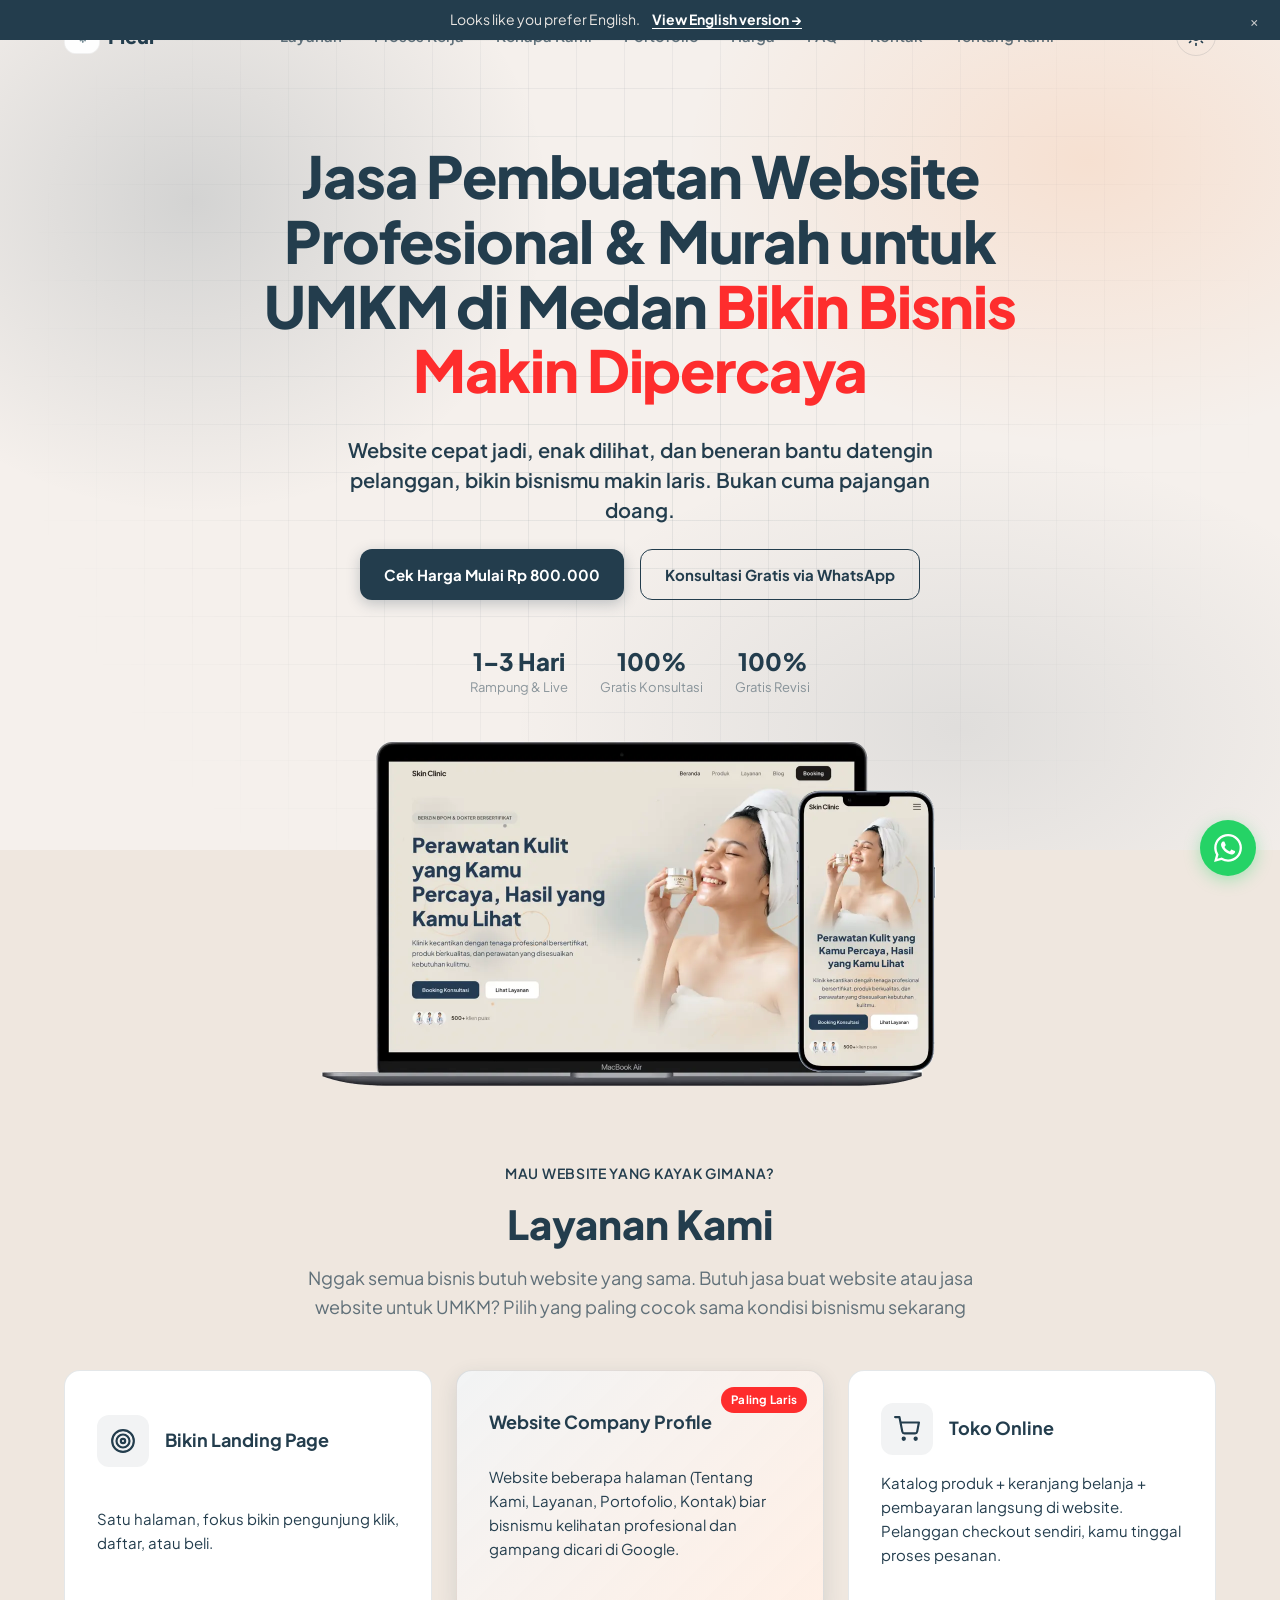
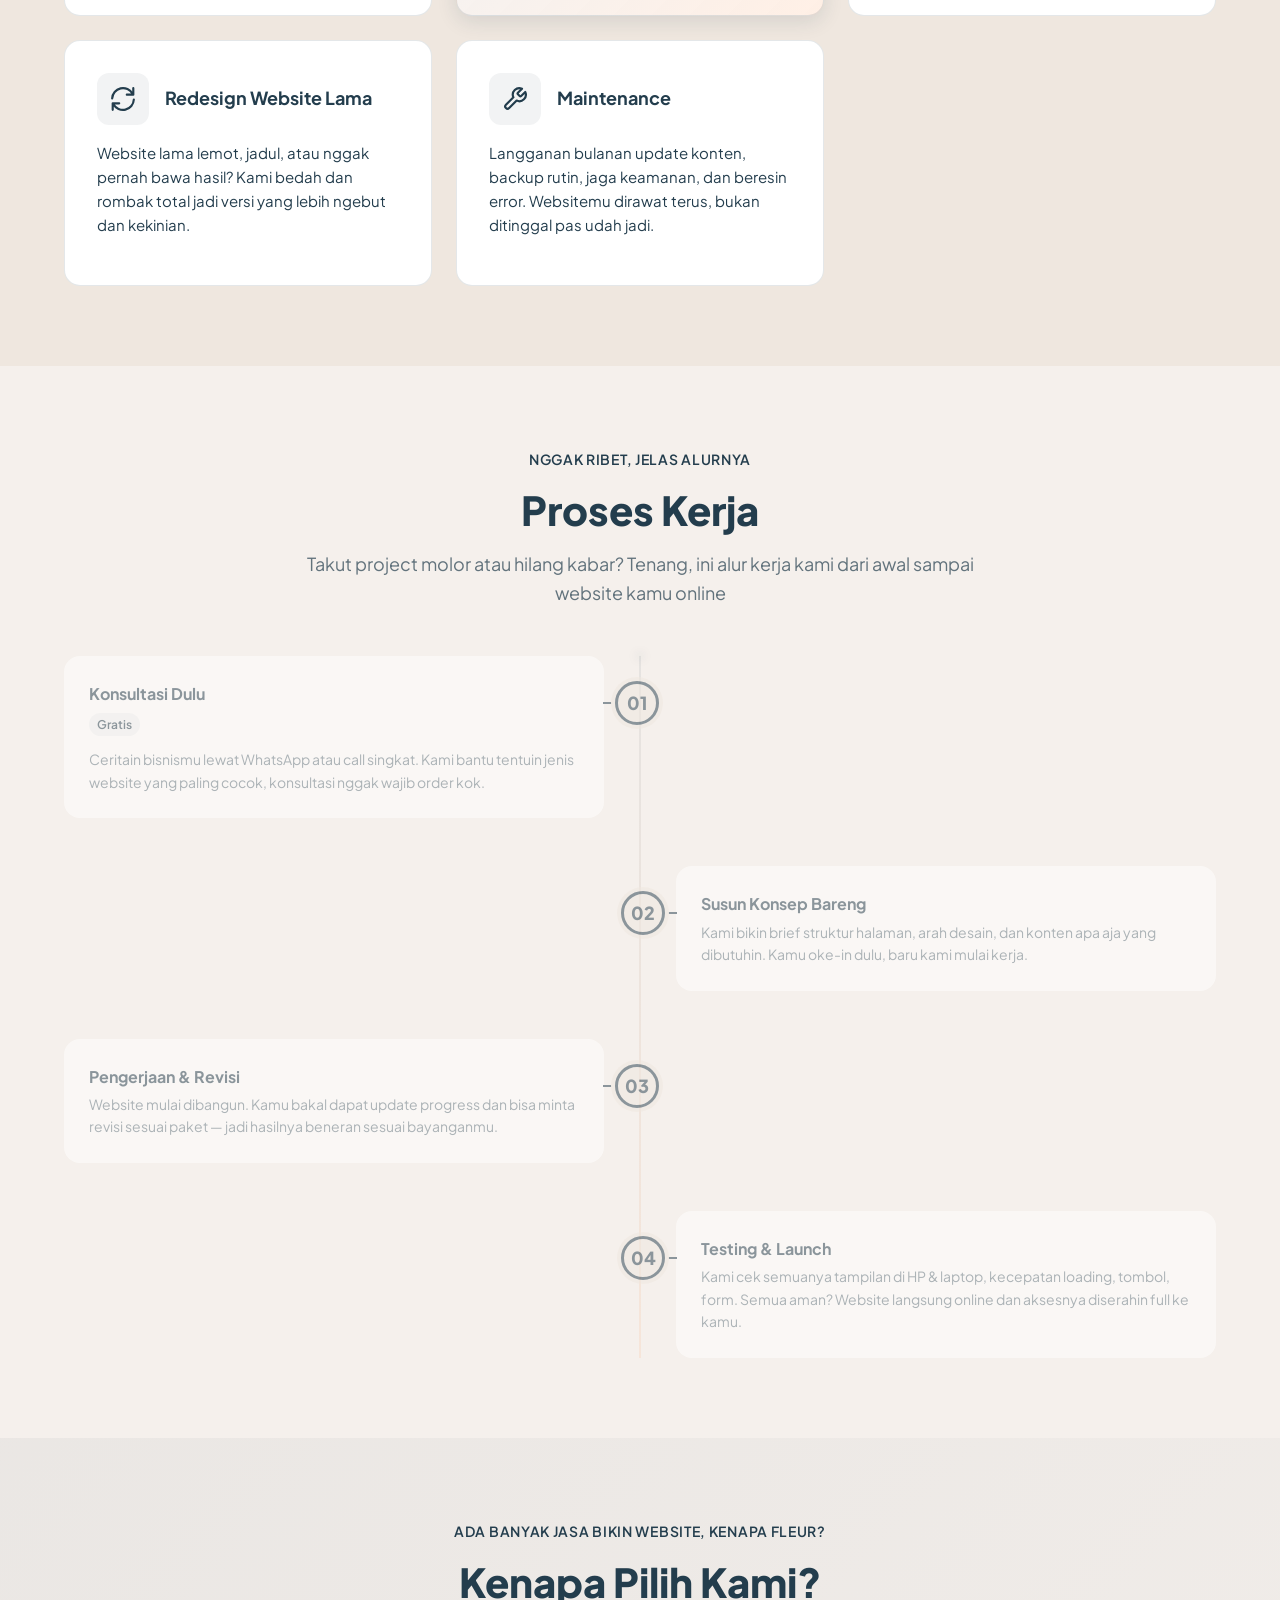
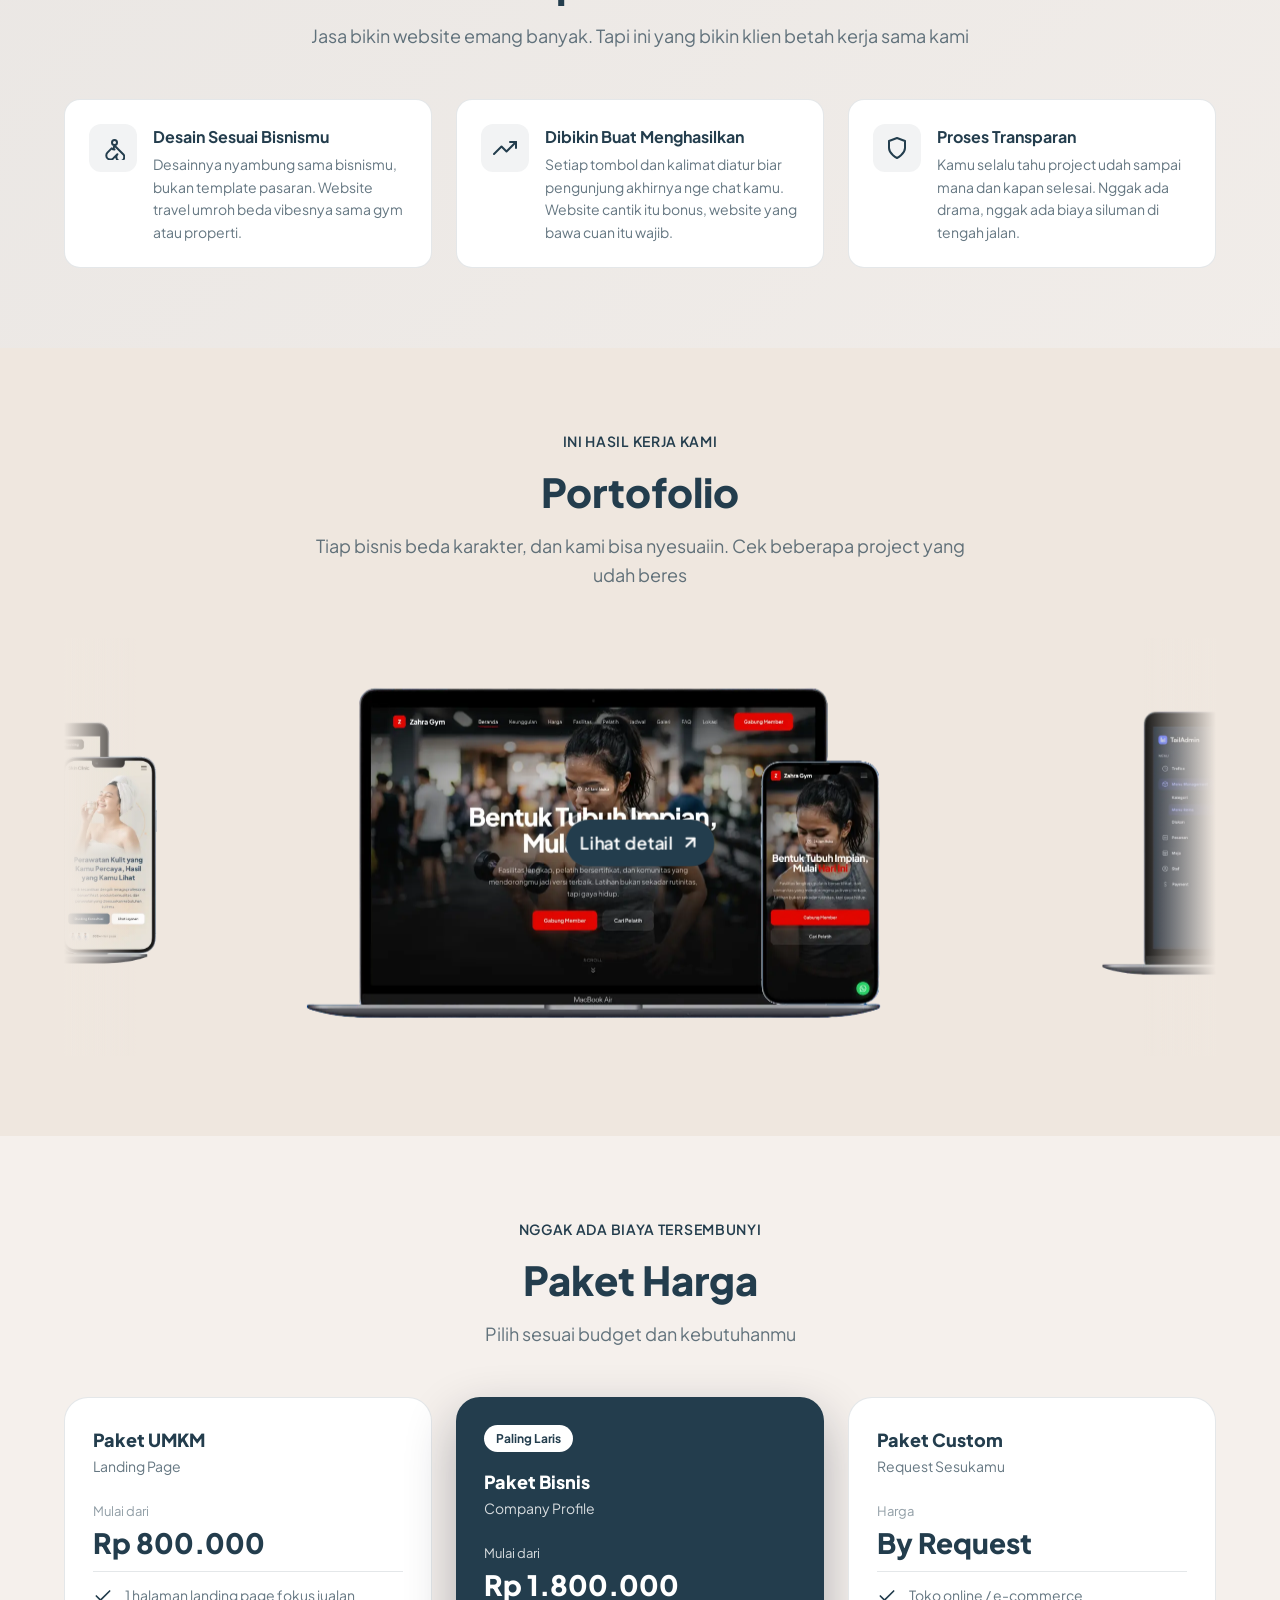
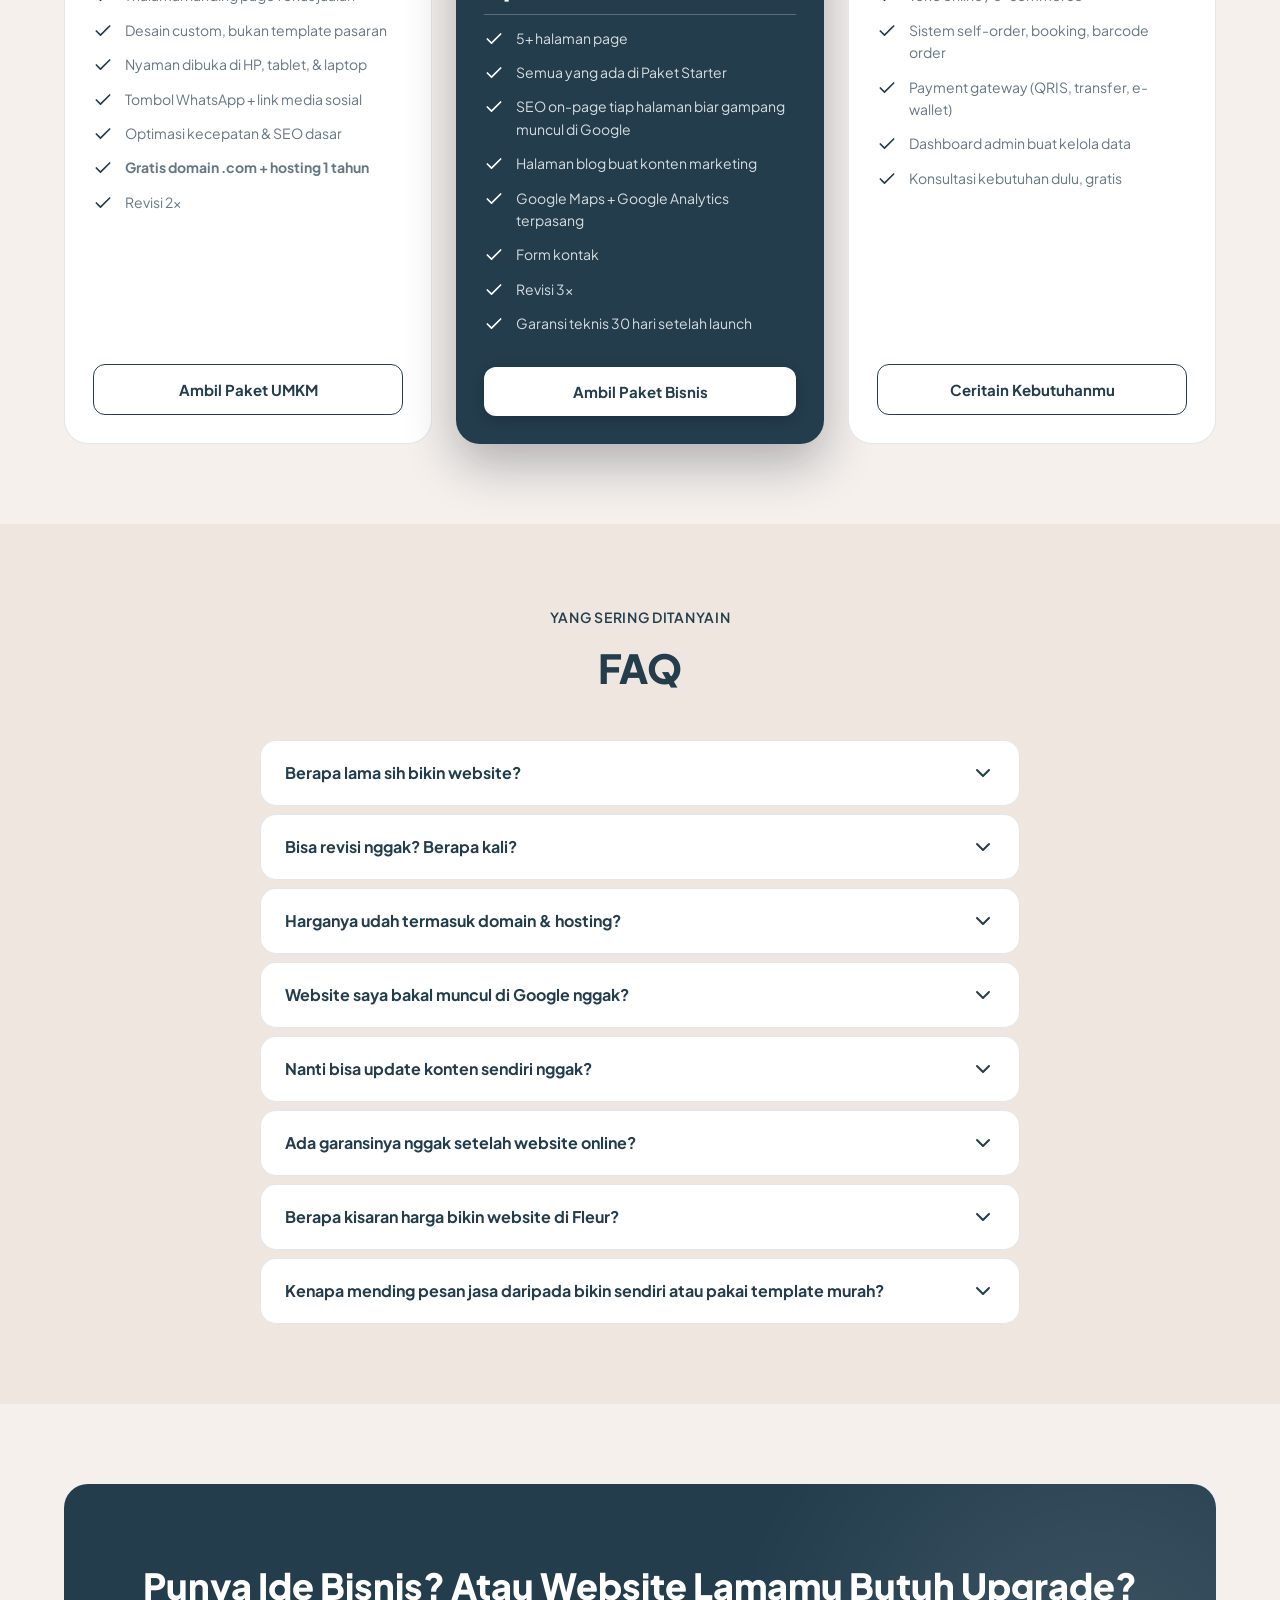
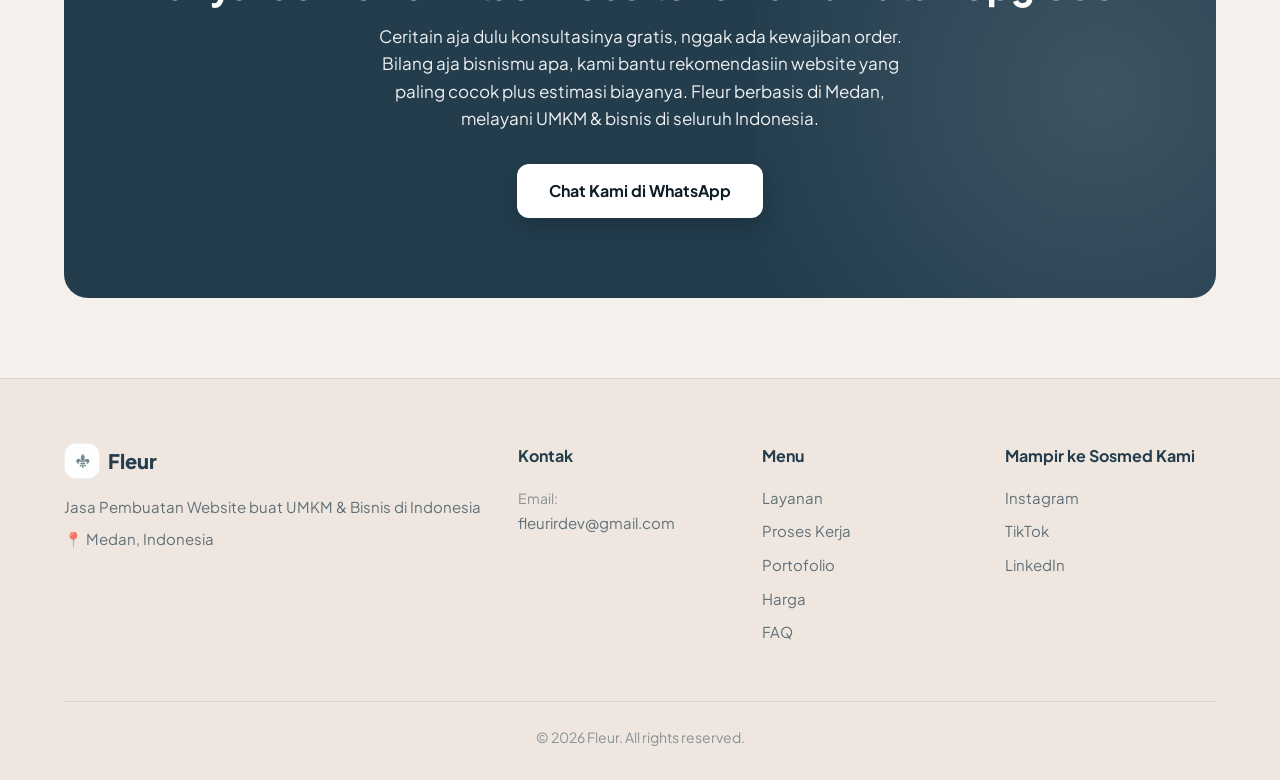
<file: index.html>
<!DOCTYPE html>
<html lang="id">

<head>
  <meta charset="UTF-8">
  <meta name="viewport" content="width=device-width, initial-scale=1.0">
  <meta http-equiv="X-UA-Compatible" content="IE=edge">

  <!-- SEO Meta -->
  <title>Fleur - Jasa Pembuatan Website Profesional, Murah &amp; UMKM di Medan</title>
  <meta name="description"
    content="Fleur adalah jasa pembuatan website profesional &amp; murah di Medan untuk UMKM dan bisnis — landing page, company profile, sampai toko online. Mulai Rp 800.000, gratis konsultasi.">
  <meta name="keywords"
    content="jasa pembuatan website, jasa pembuatan website murah, jasa pembuatan website profesional, pembuatan website UMKM, pembuatan website Medan, jasa buat website, jasa bikin website, jasa website, bikin website murah, website murah, jasa bikin landing page, jasa website UMKM, harga bikin website, jasa redesign website, jasa website toko online, bikin website untuk bisnis, jasa website Medan">
  <meta name="robots" content="index, follow">
  <meta name="author" content="Fleur">
  <link rel="canonical" href="https://fleurirdev.com/">

  <!-- Hreflang -->
  <link rel="alternate" hreflang="id" href="https://fleurirdev.com/" />
  <link rel="alternate" hreflang="en" href="https://fleurirdev.com/en/" />
  <link rel="alternate" hreflang="x-default" href="https://fleurirdev.com/" />

  <!-- Open Graph -->
  <meta property="og:type" content="website">
  <meta property="og:url" content="https://fleurirdev.com/">
  <meta property="og:title" content="Fleur - Jasa Pembuatan Website Profesional, Murah &amp; UMKM di Medan">
  <meta property="og:description"
    content="Fleur adalah jasa pembuatan website profesional &amp; murah di Medan untuk UMKM dan bisnis — landing page, company profile, sampai toko online. Mulai Rp 800.000, gratis konsultasi.">
  <meta property="og:image" content="https://fleurirdev.com/assets/og-image.jpg">
  <meta property="og:locale" content="id_ID">
  <meta property="og:site_name" content="Fleur">

  <!-- Twitter Card -->
  <meta name="twitter:card" content="summary_large_image">
  <meta name="twitter:title" content="Fleur - Jasa Pembuatan Website Profesional, Murah &amp; UMKM di Medan">
  <meta name="twitter:description"
    content="Fleur adalah jasa pembuatan website profesional &amp; murah di Medan untuk UMKM dan bisnis — landing page, company profile, sampai toko online. Mulai Rp 800.000, gratis konsultasi.">
  <meta name="twitter:image" content="https://fleurirdev.com/assets/og-image.jpg">

  <!-- Fonts -->
  <link rel="preconnect" href="https://fonts.googleapis.com">
  <link rel="preconnect" href="https://fonts.gstatic.com" crossorigin>
  <link href="https://fonts.googleapis.com/css2?family=Plus+Jakarta+Sans:wght@400;500;600;700;800&display=swap"
    rel="stylesheet">

  <!-- Preload critical resources -->
  <link rel="preload" href="css/styles.css" as="style">
  <link rel="preload" as="image" href="assets/skin-clinic-sample.webp" type="image/webp">

  <!-- Styles -->
  <link rel="stylesheet" href="css/styles.css">

  <!-- Inline theme init (cegah FOUC): set tema sebelum paint -->
  <script>
    (function () {
      try {
        var saved = localStorage.getItem("Fleur-theme");
        var theme = saved || "light";
        document.documentElement.setAttribute("data-theme", theme);
        document.documentElement.classList.add("js");
      } catch (e) {
        document.documentElement.classList.add("js");
      }
    })();
  </script>

  <!-- Favicon placeholder -->
  <link rel="icon" type="image/svg+xml" href="assets/logo.svg">

  <!-- JSON-LD Structured Data (static) -->
  <script type="application/ld+json">
  {
    "@context": "https://schema.org",
    "@graph": [
      {
        "@type": "ProfessionalService",
        "@id": "https://fleurirdev.com/",
        "name": "Fleur",
        "description": "Jasa pembuatan website profesional & terjangkau di Medan — landing page, company profile, sampai toko online. Mulai Rp 800.000, gratis konsultasi. Cepat & SEO friendly.",
        "url": "https://fleurirdev.com/",
        "telephone": "+62895623125607",
        "email": "fleurirdev@gmail.com",
        "address": {
          "@type": "PostalAddress",
          "addressLocality": "Medan",
          "addressCountry": "ID"
        },
        "areaServed": {
          "@type": "Country",
          "name": "Indonesia"
        },
        "priceRange": "Rp"
      },
      {
        "@type": "WebSite",
        "@id": "https://fleurirdev.com/#website",
        "url": "https://fleurirdev.com/",
        "name": "Fleur",
        "description": "Jasa pembuatan website profesional & terjangkau di Medan — landing page, company profile, sampai toko online. Mulai Rp 800.000, gratis konsultasi. Cepat & SEO friendly.",
        "publisher": { "@id": "https://fleurirdev.com/" },
        "potentialAction": {
          "@type": "SearchAction",
          "target": {
            "@type": "EntryPoint",
            "urlTemplate": "https://fleurirdev.com/?q={search_term_string}"
          },
          "query-input": "required name=search_term_string"
        }
      },
      {
        "@type": "LocalBusiness",
        "@id": "https://fleurirdev.com/#localbusiness",
        "name": "Fleur",
        "description": "Jasa pembuatan website profesional & terjangkau di Medan — landing page, company profile, sampai toko online. Mulai Rp 800.000, gratis konsultasi. Cepat & SEO friendly.",
        "url": "https://fleurirdev.com/",
        "telephone": "+62895623125607",
        "email": "fleurirdev@gmail.com",
        "address": {
          "@type": "PostalAddress",
          "addressLocality": "Medan",
          "addressRegion": "Sumatera Utara",
          "addressCountry": "ID"
        },
        "geo": {
          "@type": "GeoCoordinates",
          "latitude": 3.5952,
          "longitude": 98.6722
        },
        "areaServed": {
          "@type": "Country",
          "name": "Indonesia"
        },
        "priceRange": "Rp",
        "openingHoursSpecification": [
          {
            "@type": "OpeningHoursSpecification",
            "dayOfWeek": ["Monday", "Tuesday", "Wednesday", "Thursday", "Friday", "Saturday"],
            "opens": "09:00",
            "closes": "18:00"
          }
        ]
      },
      {
        "@type": "BreadcrumbList",
        "itemListElement": [
          {
            "@type": "ListItem",
            "position": 1,
            "name": "Beranda",
            "item": "https://fleurirdev.com/"
          },
          {
            "@type": "ListItem",
            "position": 2,
            "name": "Jasa Pembuatan Website",
            "item": "https://fleurirdev.com/"
          }
        ]
      },
      {
        "@type": "Service",
        "serviceType": "Jasa Bikin Landing Page",
        "provider": { "@id": "https://fleurirdev.com/" },
        "areaServed": { "@type": "Country", "name": "Indonesia" },
        "name": "Jasa Bikin Landing Page",
        "description": "Satu halaman fokus jualan yang bikin pengunjung klik, daftar, atau beli."
      },
      {
        "@type": "Service",
        "serviceType": "Website Company Profile",
        "provider": { "@id": "https://fleurirdev.com/" },
        "areaServed": { "@type": "Country", "name": "Indonesia" },
        "name": "Website Company Profile",
        "description": "Website beberapa halaman biar bisnismu kelihatan profesional dan gampang dicari di Google."
      },
      {
        "@type": "Service",
        "serviceType": "Toko Online",
        "provider": { "@id": "https://fleurirdev.com/" },
        "areaServed": { "@type": "Country", "name": "Indonesia" },
        "name": "Toko Online",
        "description": "Katalog produk, keranjang belanja, dan pembayaran langsung di website."
      },
      {
        "@type": "Service",
        "serviceType": "Redesign Website Lama",
        "provider": { "@id": "https://fleurirdev.com/" },
        "areaServed": { "@type": "Country", "name": "Indonesia" },
        "name": "Redesign Website Lama",
        "description": "Rombak total website lama jadi versi lebih ngebut dan kekinian."
      },
      {
        "@type": "Service",
        "serviceType": "Maintenance & Update Konten",
        "provider": { "@id": "https://fleurirdev.com/" },
        "areaServed": { "@type": "Country", "name": "Indonesia" },
        "name": "Maintenance & Update Konten",
        "description": "Langganan bulanan update konten, backup rutin, dan jaga keamanan website."
      },
      {
        "@type": "FAQPage",
        "mainEntity": [
          {
            "@type": "Question",
            "name": "Berapa lama sih bikin website?",
            "acceptedAnswer": {
              "@type": "Answer",
              "text": "Tergantung paketnya. Landing page biasanya beres 1–3 hari kerja, company profile 3–7 hari kerja, dan sistem custom ngikutin kesepakatan. Hitungannya mulai jalan setelah konten (teks, foto, logo) lengkap dari kamu ya."
            }
          },
          {
            "@type": "Question",
            "name": "Bisa revisi nggak? Berapa kali?",
            "acceptedAnswer": {
              "@type": "Answer",
              "text": "Bisa dong. Paket UMKM dapat 2x revisi, Paket Bisnis 3x revisi, Paket Custom menyesuaikan kesepakatan. Revisi mencakup ganti teks, warna, gambar, dan susunan layout sesuai konsep awal."
            }
          },
          {
            "@type": "Question",
            "name": "Harganya udah termasuk domain & hosting?",
            "acceptedAnswer": {
              "@type": "Answer",
              "text": "Udah. Semua paket include domain .com dan hosting buat 1 tahun pertama."
            }
          },
          {
            "@type": "Question",
            "name": "Website saya bakal muncul di Google nggak?",
            "acceptedAnswer": {
              "@type": "Answer",
              "text": "Semua website yang kami bikin udah SEO friendly dari sananya: struktur rapi, loading cepat, nyaman di HP, dan didaftarin ke Google Search Console. Mau lebih agresif ngejar halaman 1? Ada layanan konten & SEO lanjutan juga."
            }
          },
          {
            "@type": "Question",
            "name": "Nanti bisa update konten sendiri nggak?",
            "acceptedAnswer": {
              "@type": "Answer",
              "text": "Bisa banget. Kami kasih panduan singkat cara ganti teks dan gambar sendiri. Nggak mau repot? Ambil paket Maintenance bulanan, kami yang urus semua."
            }
          },
          {
            "@type": "Question",
            "name": "Ada garansinya nggak setelah website online?",
            "acceptedAnswer": {
              "@type": "Answer",
              "text": "Ada. Garansi teknis 30 hari buat perbaikan bug atau error setelah launch. Mau support jangka panjang? Tinggal lanjut ke paket maintenance."
            }
          },
          {
            "@type": "Question",
            "name": "Berapa kisaran harga bikin website di Fleur?",
            "acceptedAnswer": {
              "@type": "Answer",
              "text": "Paket UMKM (landing page) mulai Rp 800.000, Paket Bisnis (company profile) mulai Rp 1.800.000, dan Paket Custom by request. Semua sudah include domain .com + hosting 1 tahun, gratis konsultasi, dan revisi sesuai paket harganya transparan di awal, nggak ada biaya tersembunyi."
            }
          },
          {
            "@type": "Question",
            "name": "Kenapa mending pesan jasa daripada bikin sendiri atau pakai template murah?",
            "acceptedAnswer": {
              "@type": "Answer",
              "text": "Template murah emang kelihatan cepat, tapi sering lemot, nggak nyambung sama bisnismu, dan susah muncul di Google. Kami kasih website profesional yang desainnya disesuaikan brand kamu, sudah SEO friendly, mobile friendly, plus didampingi sampai online. Investasi sekali, manfaatnya buat jangka panjang."
            }
          }
        ]
      }
    ]
  }
  </script>
</head>

<body>
  <!-- Smart Language Banner (auto-suggest by browser locale; no auto-redirect, SEO-safe) -->
  <div id="lang-banner" class="lang-banner" role="status" aria-live="polite" hidden>
    <span class="lang-banner__text" id="lang-banner-text"></span>
    <a href="#" class="lang-banner__link" id="lang-banner-link"></a>
    <button type="button" class="lang-banner__close" id="lang-banner-close" aria-label="Tutup">&times;</button>
  </div>

  <!-- Skip to content for accessibility -->
  <!-- <a href="#main-content" class="skip-link">Langsung ke konten</a> -->

  <!-- Navbar -->
  <header class="header" id="header">
    <nav class="nav container" aria-label="Navigasi utama">
      <a href="#" class="nav__logo" aria-label="Fleur beranda">
        <img src="assets/logo.svg" class="nav__logo-img" alt="Fleur" width="36" height="36">
        <span class="nav__logo-text">Fleur</span>
      </a>

      <div class="nav__menu" id="nav-menu">
        <ul class="nav__list" id="nav-list" role="menubar">
          <li role="none"><a href="#layanan" class="nav__link" role="menuitem" data-section="layanan">Layanan</a></li>
          <li role="none"><a href="#proses" class="nav__link" role="menuitem" data-section="proses">Proses Kerja</a>
          </li>
          <li role="none"><a href="#kenapa" class="nav__link" role="menuitem" data-section="kenapa">Kenapa Kami</a></li>
          <li role="none"><a href="#portofolio" class="nav__link" role="menuitem"
              data-section="portofolio">Portofolio</a></li>
          <li role="none"><a href="#harga" class="nav__link" role="menuitem" data-section="harga">Harga</a></li>
          <!-- <li role="none"><a href="#testimoni" class="nav__link" role="menuitem" data-section="testimoni">Testimoni</a></li> -->
          <li role="none"><a href="#faq" class="nav__link" role="menuitem" data-section="faq">FAQ</a></li>
          <li role="none"><a href="#kontak" class="nav__link" role="menuitem" data-section="kontak">Kontak</a></li>
          <li role="none"><a href="aboutUs.html" class="nav__link" role="menuitem" data-section="tentang">Tentang Kami</a></li>
        </ul>
      </div>

      <div class="nav__actions">
        <a href="en/index.html" class="lang-switcher" aria-label="Switch to English" title="English">EN</a>
        <button class="theme-toggle" id="theme-toggle" aria-label="Ganti tema" aria-pressed="false" type="button">
          <svg class="theme-toggle__icon theme-toggle__icon--sun" viewBox="0 0 24 24" fill="none" stroke="currentColor"
            stroke-width="2" stroke-linecap="round" stroke-linejoin="round" aria-hidden="true">
            <circle cx="12" cy="12" r="5"></circle>
            <line x1="12" y1="1" x2="12" y2="3"></line>
            <line x1="12" y1="21" x2="12" y2="23"></line>
            <line x1="4.22" y1="4.22" x2="5.64" y2="5.64"></line>
            <line x1="18.36" y1="18.36" x2="19.78" y2="19.78"></line>
            <line x1="1" y1="12" x2="3" y2="12"></line>
            <line x1="21" y1="12" x2="23" y2="12"></line>
            <line x1="4.22" y1="19.78" x2="5.64" y2="18.36"></line>
            <line x1="18.36" y1="5.64" x2="19.78" y2="4.22"></line>
          </svg>
          <svg class="theme-toggle__icon theme-toggle__icon--moon" viewBox="0 0 24 24" fill="none" stroke="currentColor"
            stroke-width="2" stroke-linecap="round" stroke-linejoin="round" aria-hidden="true">
            <path d="M21 12.79A9 9 0 1 1 11.21 3 7 7 0 0 0 21 12.79z"></path>
          </svg>
        </button>
        <button class="nav__hamburger" id="nav-hamburger" aria-label="Buka menu" aria-expanded="false"
          aria-controls="nav-menu" type="button">
          <span></span>
          <span></span>
          <span></span> 
        </button>
      </div>
    </nav>
  </header>

  <div class="nav-backdrop" id="nav-backdrop" hidden></div>

  <main id="main-content">
    <!-- Hero Section -->
    <section class="hero" id="hero" aria-labelledby="hero-title">
      <div class="hero__bg" aria-hidden="true"></div>
      <div class="hero__inner container">
        <div class="hero__content">
          <h1 class="hero__title" id="hero-title">Jasa Pembuatan Website Profesional &amp; Murah untuk UMKM di Medan <span
              class="highlight">Bikin Bisnis Makin Dipercaya</span></h1>
          <p class="hero__subtitle" id="hero-subtitle">Website cepat jadi, enak dilihat, dan beneran bantu datengin
            pelanggan, bikin bisnismu makin laris. Bukan cuma pajangan doang.</p>
          <div class="hero__cta">
            <a href="#harga" class="btn btn--primary" id="hero-cta-primary">Cek Harga Mulai Rp 800.000</a>
            <a href="https://wa.me/62895623125607?text=Halo%20Fleur%2C%20saya%20mau%20konsultasi%20bikin%20website."
              class="btn btn--secondary" id="hero-cta-secondary" target="_blank" rel="noopener noreferrer">Konsultasi
              Gratis via WhatsApp</a>
          </div>
          <div class="hero__stats" id="hero-stats">
            <div class="hero__stat">
              <span class="hero__stat-value">1–3 Hari</span>
              <span class="hero__stat-label">Rampung &amp; Live</span>
            </div>
            <div class="hero__stat">
              <span class="hero__stat-value">100%</span>
              <span class="hero__stat-label">Gratis Konsultasi</span>
            </div>
            <div class="hero__stat">
              <span class="hero__stat-value">100%</span>
              <span class="hero__stat-label">Gratis Revisi</span>
            </div>
            <!-- <div class="hero__stat">
              <span class="hero__stat-value">Mulai Rp 800.000</span>
              <span class="hero__stat-label">Harga Transparan</span>
            </div> -->
          </div>
        </div>
      </div>

      <div class="hero__showcase" aria-hidden="true">
        <div class="hero__showcase-track" id="hero-showcase-track">
          <a class="showcase-card" href="#portofolio" aria-label="Self Order">
            <img src="assets/skin-clinic-sample.webp"
              alt="Portofolio sistem self order QRIS untuk restoran - jasa pembuatan website Fleur" loading="eager" width="960" height="540">
          </a>
        </div>
      </div>
    </section>

    <!-- Services Section -->
    <section class="section section--alt services" id="layanan" aria-labelledby="services-title">
      <div class="container">
        <div class="section__header reveal">
          <span class="section__eyebrow" id="services-subtitle">Mau Website yang Kayak Gimana?</span>
          <h2 class="section__title" id="services-title">Layanan Kami</h2>
          <p class="section__description" id="services-description">Nggak semua bisnis butuh website yang sama. Butuh
            jasa buat website atau jasa website untuk UMKM? Pilih yang paling cocok sama kondisi bisnismu sekarang</p>
        </div>
        <div class="services__grid" id="services-grid">
          <article class="service-card reveal">
            <div class="service-card__icon" aria-hidden="true">
              <svg viewBox="0 0 24 24" fill="none" stroke="currentColor" stroke-width="2" stroke-linecap="round"
                stroke-linejoin="round">
                <circle cx="12" cy="12" r="10"></circle>
                <circle cx="12" cy="12" r="6"></circle>
                <circle cx="12" cy="12" r="2"></circle>
              </svg>
            </div>
            <h3 class="service-card__title">Bikin Landing Page</h3>
            <p class="service-card__description">Satu halaman, fokus bikin pengunjung klik, daftar, atau beli.</p>
            <!-- <p class="service-card__audience"><strong>Buat kamu yang lagi pasang iklan (Meta Ads/Google Ads) atau mau launching produk dan butuh halaman jualan yang meyakinkan.</strong></p> -->
          </article>
          <article class="service-card service-card--featured reveal">
            <span class="service-card__tag">Paling Laris</span>
            <!-- <div class="service-card__icon" aria-hidden="true">
              <svg viewBox="0 0 24 24" fill="none" stroke="currentColor" stroke-width="2" stroke-linecap="round" stroke-linejoin="round"><path d="M3 21h18"></path><path d="M5 21V7l8-4 8 4v14"></path><path d="M9 21v-6h6v6"></path></svg>
            </div> -->
            <h3 class="service-card__title">Website Company Profile</h3>
            <p class="service-card__description">Website beberapa halaman (Tentang Kami, Layanan, Portofolio, Kontak)
              biar bisnismu kelihatan profesional dan gampang dicari di Google.</p>
            <!-- <p class="service-card__audience"><strong>Buat kamu yang mau bisnisnya dianggap serius sama calon klien, investor, atau calon partner kerja sama.</strong></p> -->
          </article>
          <article class="service-card reveal">
            <div class="service-card__icon" aria-hidden="true">
              <svg viewBox="0 0 24 24" fill="none" stroke="currentColor" stroke-width="2" stroke-linecap="round"
                stroke-linejoin="round">
                <circle cx="9" cy="21" r="1"></circle>
                <circle cx="20" cy="21" r="1"></circle>
                <path d="M1 1h4l2.68 13.39a2 2 0 0 0 2 1.61h9.72a2 2 0 0 0 2-1.61L23 6H6"></path>
              </svg>
            </div>
            <h3 class="service-card__title">Toko Online</h3>
            <p class="service-card__description">Katalog produk + keranjang belanja + pembayaran langsung di website.
              Pelanggan checkout sendiri, kamu tinggal proses pesanan.</p>
            <!-- <p class="service-card__audience"><strong>Buat kamu yang udah kewalahan balasin chat orderan satu-satu dan butuh sistem yang jalan otomatis.</strong></p> -->
          </article>
          <article class="service-card reveal">
            <div class="service-card__icon" aria-hidden="true">
              <svg viewBox="0 0 24 24" fill="none" stroke="currentColor" stroke-width="2" stroke-linecap="round"
                stroke-linejoin="round">
                <path d="M21.5 2v6h-6M2.5 22v-6h6M2 11.5a10 10 0 0 1 18.8-4.3M22 12.5a10 10 0 0 1-18.8 4.3"></path>
              </svg>
            </div>
            <h3 class="service-card__title">Redesign Website Lama</h3>
            <p class="service-card__description">Website lama lemot, jadul, atau nggak pernah bawa hasil? Kami bedah dan
              rombak total jadi versi yang lebih ngebut dan kekinian.</p>
            <!-- <p class="service-card__audience"><strong>Buat kamu yang udah punya website tapi malu nge share linknya ke calon pembeli.</strong></p> -->
          </article>
          <article class="service-card reveal">
            <div class="service-card__icon" aria-hidden="true">
              <svg viewBox="0 0 24 24" fill="none" stroke="currentColor" stroke-width="2" stroke-linecap="round"
                stroke-linejoin="round">
                <path
                  d="M14.7 6.3a1 1 0 0 0 0 1.4l1.6 1.6a1 1 0 0 0 1.4 0l3.77-3.77a6 6 0 0 1-7.94 7.94l-6.91 6.91a2.12 2.12 0 0 1-3-3l6.91-6.91a6 6 0 0 1 7.94-7.94l-3.76 3.76z">
                </path>
              </svg>
            </div>
            <h3 class="service-card__title">Maintenance</h3>
            <p class="service-card__description">Langganan bulanan update konten, backup rutin, jaga keamanan, dan
              beresin error. Websitemu dirawat terus, bukan ditinggal pas udah jadi.</p>
            <!-- <p class="service-card__audience"><strong>Buat kamu yang nggak mau pusing ngurus hal teknis dan pengen website selalu aman + update.</strong></p> -->
          </article>
        </div>
      </div>
    </section>

    <!-- Process Section -->
    <section class="section process" id="proses" aria-labelledby="process-title">
      <div class="container">
        <div class="section__header reveal">
          <span class="section__eyebrow" id="process-subtitle">Nggak Ribet, Jelas Alurnya</span>
          <h2 class="section__title" id="process-title">Proses Kerja</h2>
          <p class="section__description" id="process-description">Takut project molor atau hilang kabar? Tenang, ini
            alur kerja kami dari awal sampai website kamu online</p>
        </div>
        <div class="process__timeline" id="process-timeline">
          <article class="process-card reveal">
            <div class="process-card__number">01</div>
            <h3 class="process-card__title">Konsultasi Dulu</h3>
            <span class="process-card__note">Gratis</span>
            <p class="process-card__description">Ceritain bisnismu lewat WhatsApp atau call singkat. Kami bantu tentuin
              jenis website yang paling cocok, konsultasi nggak wajib order kok.</p>
          </article>
          <article class="process-card reveal">
            <div class="process-card__number">02</div>
            <h3 class="process-card__title">Susun Konsep Bareng</h3>
            <!-- <span class="process-card__note">1–3 hari</span> -->
            <p class="process-card__description">Kami bikin brief struktur halaman, arah desain, dan konten apa aja yang
              dibutuhin. Kamu oke-in dulu, baru kami mulai kerja.</p>
          </article>
          <article class="process-card reveal">
            <div class="process-card__number">03</div>
            <h3 class="process-card__title">Pengerjaan &amp; Revisi</h3>
            <!-- <span class="process-card__note">5–14 hari, tergantung paket</span> -->
            <p class="process-card__description">Website mulai dibangun. Kamu bakal dapat update progress dan bisa minta
              revisi sesuai paket — jadi hasilnya beneran sesuai bayanganmu.</p>
          </article>
          <article class="process-card reveal">
            <div class="process-card__number">04</div>
            <h3 class="process-card__title">Testing &amp; Launch</h3>
            <!-- <span class="process-card__note">1–2 hari</span> -->
            <p class="process-card__description">Kami cek semuanya tampilan di HP &amp; laptop, kecepatan loading,
              tombol, form. Semua aman? Website langsung online dan aksesnya diserahin full ke kamu.</p>
          </article>
          <!-- <article class="process-card reveal">
            <div class="process-card__number">05</div>
            <h3 class="process-card__title">Tetap Didampingin</h3>
            <span class="process-card__note">sampai 30 hari</span>
            <p class="process-card__description">Baru online terus ada yang error atau mau ubah dikit? Santai, masih masuk masa garansi — kami bantu gratis.</p>
          </article> -->
        </div>
        <!-- <div class="process__footer reveal">
          <p><strong id="process-footer">Total estimasi: 7–21 hari kerja</strong> <span id="process-footer-note">(tergantung tingkat keribetan dan kelengkapan konten dari kamu)</span></p>
        </div> -->
      </div>
    </section>

    <!-- Why Us Section -->
    <section class="section section--highlight why" id="kenapa" aria-labelledby="why-title">
      <div class="container">
        <div class="section__header reveal">
          <span class="section__eyebrow" id="why-subtitle">Ada Banyak Jasa Bikin Website, Kenapa Fleur?</span>
          <h2 class="section__title" id="why-title">Kenapa Pilih Kami?</h2>
          <p class="section__description" id="why-description">Jasa bikin website emang banyak. Tapi ini yang bikin
            klien betah kerja sama kami</p>
        </div>
        <div class="why__grid" id="why-grid">
          <article class="why-card reveal">
            <div class="why-card__icon" aria-hidden="true">
              <svg viewBox="0 0 24 24" fill="none" stroke="currentColor" stroke-width="2" stroke-linecap="round"
                stroke-linejoin="round">
                <circle cx="13.5" cy="6.5" r="2.5"></circle>
                <path
                  d="M13.5 13.5c-1.1 0-2.1-.4-2.9-1.1l-4.2 4.2c-.7.7-1.1 1.7-1.1 2.9 0 2.2 1.8 4 4 4 1.1 0 2.1-.4 2.9-1.1l4.2-4.2c-.7.7-1.1 1.7-1.1 2.9 0 2.2 1.8 4 4 4s4-1.8 4-4c0-1.1-.4-2.1-1.1-2.9l-8.5-8.5c-.7.7-1.1 1.7-1.1 2.9z">
                </path>
              </svg>
            </div>
            <div class="why-card__content">
              <h3>Desain Sesuai Bisnismu</h3>
              <p>Desainnya nyambung sama bisnismu, bukan template pasaran. Website travel umroh beda vibesnya sama gym
                atau properti.</p>
            </div>
          </article>
          <article class="why-card reveal">
            <div class="why-card__icon" aria-hidden="true">
              <svg viewBox="0 0 24 24" fill="none" stroke="currentColor" stroke-width="2" stroke-linecap="round"
                stroke-linejoin="round">
                <polyline points="23 6 13.5 15.5 8.5 10.5 1 18"></polyline>
                <polyline points="17 6 23 6 23 12"></polyline>
              </svg>
            </div>
            <div class="why-card__content">
              <h3>Dibikin Buat Menghasilkan</h3>
              <p>Setiap tombol dan kalimat diatur biar pengunjung akhirnya nge chat kamu. Website cantik itu bonus,
                website yang bawa cuan itu wajib.</p>
            </div>
          </article>
          <article class="why-card reveal">
            <div class="why-card__icon" aria-hidden="true">
              <svg viewBox="0 0 24 24" fill="none" stroke="currentColor" stroke-width="2" stroke-linecap="round"
                stroke-linejoin="round">
                <path d="M12 22s8-4 8-10V5l-8-3-8 3v7c0 6 8 10 8 10z"></path>
              </svg>
            </div>
            <div class="why-card__content">
              <h3>Proses Transparan</h3>
              <p>Kamu selalu tahu project udah sampai mana dan kapan selesai. Nggak ada drama, nggak ada biaya siluman
                di tengah jalan.</p>
            </div>
          </article>
          <!-- <article class="why-card reveal">
            <div class="why-card__icon" aria-hidden="true">
              <svg viewBox="0 0 24 24" fill="none" stroke="currentColor" stroke-width="2" stroke-linecap="round" stroke-linejoin="round"><path d="M21 12V7H5a2 2 0 0 1 0-4h14v4"></path><path d="M3 5v14a2 2 0 0 0 2 2h16v-5"></path><path d="M18 12a2 2 0 0 0 0 4h4v-4h-4z"></path></svg>
            </div>
            <div class="why-card__content">
              <h3>Harga Jujur dari Awal</h3>
              <p>Semua komponen biaya dijelasin di depan — nggak ada 'eh ternyata domain bayar lagi' pas udah jadi.</p>
            </div>
          </article> -->
          <!-- <article class="why-card reveal">
            <div class="why-card__icon" aria-hidden="true">
              <svg viewBox="0 0 24 24" fill="none" stroke="currentColor" stroke-width="2" stroke-linecap="round" stroke-linejoin="round"><path d="M3 18v-6a9 9 0 0 1 18 0v6"></path><path d="M21 19a2 2 0 0 1-2 2h-1a2 2 0 0 1-2-2v-3a2 2 0 0 1 2-2h3zM3 19a2 2 0 0 0 2 2h1a2 2 0 0 0 2-2v-3a2 2 0 0 0-2-2H3z"></path></svg>
            </div>
            <div class="why-card__content">
              <h3>After-Sales Responsif</h3>
              <p>Abis website jadi, kami nggak hilang. Ada kendala atau mau update? Tinggal chat. After-sales kami beneran responsif.</p>
            </div>
          </article> -->
        </div>
      </div>
    </section>

    <!-- Portfolio Section -->
    <section class="section section--alt portfolio" id="portofolio" aria-labelledby="portfolio-title">
      <div class="container">
        <div class="section__header reveal">
          <span class="section__eyebrow" id="portfolio-subtitle">Ini Hasil Kerja Kami</span>
          <h2 class="section__title" id="portfolio-title">Portofolio</h2>
          <p class="section__description" id="portfolio-description">Tiap bisnis beda karakter, dan kami bisa nyesuaiin.
            Cek beberapa project yang udah beres</p>
        </div>
        <div class="portfolio__scroller-wrap">
          <div class="portfolio__scroller reveal" id="portfolio-grid">
            <a class="portfolio-card" href="portofolio/travelku.html"
              aria-label="Lihat detail portofolio Travel Umroh Travelku">
              <img src="assets/umroh-sample.webp"
                alt="Website company profile travel umroh Travelku — Fleur" loading="lazy" width="600" height="450">
              <span class="portfolio-card__overlay">Lihat detail
                <svg viewBox="0 0 24 24" fill="none" stroke="currentColor" stroke-width="2.5"
                  stroke-linecap="round" stroke-linejoin="round" aria-hidden="true">
                  <line x1="7" y1="17" x2="17" y2="7"></line>
                  <polyline points="7 7 17 7 17 17"></polyline>
                </svg>
              </span>
            </a>
            <a class="portfolio-card" href="portofolio/klinik-kecantikan.html"
              aria-label="Lihat detail portofolio Klinik Kecantikan">
              <img src="assets/skin-clinic-sample.webp"
                alt="Website company profile klinik kecantikan — Fleur" loading="lazy" width="600" height="450">
              <span class="portfolio-card__overlay">Lihat detail
                <svg viewBox="0 0 24 24" fill="none" stroke="currentColor" stroke-width="2.5"
                  stroke-linecap="round" stroke-linejoin="round" aria-hidden="true">
                  <line x1="7" y1="17" x2="17" y2="7"></line>
                  <polyline points="7 7 17 7 17 17"></polyline>
                </svg>
              </span>
            </a>
            <a class="portfolio-card" href="portofolio/gym-zahra.html"
              aria-label="Lihat detail portofolio Gym Zahra Gym">
              <img src="assets/gym-sample.webp" alt="Website gym dan olahraga — Fleur" loading="lazy"
                width="600" height="450">
              <span class="portfolio-card__overlay">Lihat detail
                <svg viewBox="0 0 24 24" fill="none" stroke="currentColor" stroke-width="2.5"
                  stroke-linecap="round" stroke-linejoin="round" aria-hidden="true">
                  <line x1="7" y1="17" x2="17" y2="7"></line>
                  <polyline points="7 7 17 7 17 17"></polyline>
                </svg>
              </span>
            </a>
            <a class="portfolio-card" href="portofolio/self-order-qris.html"
              aria-label="Lihat detail portofolio Sistem Self Order QRIS">
              <img src="assets/self-order-sample.webp"
                alt="Sistem self order QRIS restoran — Fleur" loading="lazy" width="600" height="450">
              <span class="portfolio-card__overlay">Lihat detail
                <svg viewBox="0 0 24 24" fill="none" stroke="currentColor" stroke-width="2.5"
                  stroke-linecap="round" stroke-linejoin="round" aria-hidden="true">
                  <line x1="7" y1="17" x2="17" y2="7"></line>
                  <polyline points="7 7 17 7 17 17"></polyline>
                </svg>
              </span>
            </a>
            <a class="portfolio-card" href="portofolio/rumah-impian.html"
              aria-label="Lihat detail portofolio Properti Rumah Impian">
              <img src="assets/property-sample.webp" alt="Website properti Rumah Impian KPR— Fleur"
                loading="lazy" width="600" height="450">
              <span class="portfolio-card__overlay">Lihat detail
                <svg viewBox="0 0 24 24" fill="none" stroke="currentColor" stroke-width="2.5"
                  stroke-linecap="round" stroke-linejoin="round" aria-hidden="true">
                  <line x1="7" y1="17" x2="17" y2="7"></line>
                  <polyline points="7 7 17 7 17 17"></polyline>
                </svg>
              </span>
            </a>
          </div>
          <div class="portfolio__edge portfolio__edge--left" aria-hidden="true"></div>
          <div class="portfolio__edge portfolio__edge--right" aria-hidden="true"></div>
          <div class="portfolio__hint" aria-hidden="true">
            <svg class="portfolio__hint-icon" viewBox="0 0 24 24" width="22" height="22" fill="none"
              stroke="currentColor" stroke-width="2.5" stroke-linecap="round" stroke-linejoin="round">
              <polyline points="9 6 15 12 9 18"></polyline>
              <polyline points="14 6 20 12 14 18"></polyline>
            </svg>
          </div>
        </div>
      </div>
    </section>

    <!-- Pricing Section -->
    <section class="section pricing" id="harga" aria-labelledby="pricing-title">
      <div class="container">
        <div class="section__header reveal">
          <span class="section__eyebrow" id="pricing-subtitle">Nggak Ada Biaya Tersembunyi</span>
          <h2 class="section__title" id="pricing-title">Paket Harga</h2>
          <p class="section__description" id="pricing-description">Pilih sesuai budget dan kebutuhanmu</p>
        </div>
        <div class="pricing__grid" id="pricing-grid">
          <article class="pricing-card reveal">
            <div class="pricing-card__header">
              <h3 class="pricing-card__title">Paket UMKM</h3>
              <p class="pricing-card__description">Landing Page</p>
            </div>
            <div class="pricing-card__price">
              <span class="pricing-card__price-label">Mulai dari</span>
              <span class="pricing-card__price-value">Rp 800.000</span>
            </div>
            <ul class="pricing-card__features">
              <li class="pricing-card__feature">
                <svg viewBox="0 0 24 24" fill="none" stroke="currentColor" stroke-width="2" stroke-linecap="round"
                  stroke-linejoin="round">
                  <polyline points="20 6 9 17 4 12"></polyline>
                </svg>
                <span>1 halaman landing page fokus jualan</span>
              </li>
              <li class="pricing-card__feature">
                <svg viewBox="0 0 24 24" fill="none" stroke="currentColor" stroke-width="2" stroke-linecap="round"
                  stroke-linejoin="round">
                  <polyline points="20 6 9 17 4 12"></polyline>
                </svg>
                <span>Desain custom, bukan template pasaran</span>
              </li>
              <li class="pricing-card__feature">
                <svg viewBox="0 0 24 24" fill="none" stroke="currentColor" stroke-width="2" stroke-linecap="round"
                  stroke-linejoin="round">
                  <polyline points="20 6 9 17 4 12"></polyline>
                </svg>
                <span>Nyaman dibuka di HP, tablet, &amp; laptop</span>
              </li>
              <li class="pricing-card__feature">
                <svg viewBox="0 0 24 24" fill="none" stroke="currentColor" stroke-width="2" stroke-linecap="round"
                  stroke-linejoin="round">
                  <polyline points="20 6 9 17 4 12"></polyline>
                </svg>
                <span>Tombol WhatsApp + link media sosial</span>
              </li>
              <li class="pricing-card__feature">
                <svg viewBox="0 0 24 24" fill="none" stroke="currentColor" stroke-width="2" stroke-linecap="round"
                  stroke-linejoin="round">
                  <polyline points="20 6 9 17 4 12"></polyline>
                </svg>
                <span>Optimasi kecepatan &amp; SEO dasar</span>
              </li>
              <li class="pricing-card__feature">
                <svg viewBox="0 0 24 24" fill="none" stroke="currentColor" stroke-width="2" stroke-linecap="round"
                  stroke-linejoin="round">
                  <polyline points="20 6 9 17 4 12"></polyline>
                </svg>
                <strong>Gratis domain .com + hosting 1 tahun</strong>
              </li>
              <li class="pricing-card__feature">
                <svg viewBox="0 0 24 24" fill="none" stroke="currentColor" stroke-width="2" stroke-linecap="round"
                  stroke-linejoin="round">
                  <polyline points="20 6 9 17 4 12"></polyline>
                </svg>
                <span>Revisi 2x</span>
              </li>
            </ul>

            <a href="#kontak" class="btn btn--secondary btn--block">Ambil Paket UMKM</a>
          </article>
          <article class="pricing-card reveal pricing-card--featured">
            <span class="pricing-card__badge">Paling Laris</span>
            <div class="pricing-card__header">
              <h3 class="pricing-card__title">Paket Bisnis</h3>
              <p class="pricing-card__description">Company Profile</p>
            </div>
            <div class="pricing-card__price">
              <span class="pricing-card__price-label">Mulai dari</span>
              <span class="pricing-card__price-value">Rp 1.800.000</span>
            </div>
            <ul class="pricing-card__features">
              <li class="pricing-card__feature">
                <svg viewBox="0 0 24 24" fill="none" stroke="currentColor" stroke-width="2" stroke-linecap="round"
                  stroke-linejoin="round">
                  <polyline points="20 6 9 17 4 12"></polyline>
                </svg>
                5+ halaman page
              </li>
              <li class="pricing-card__feature">
                <svg viewBox="0 0 24 24" fill="none" stroke="currentColor" stroke-width="2" stroke-linecap="round"
                  stroke-linejoin="round">
                  <polyline points="20 6 9 17 4 12"></polyline>
                </svg>
                <span>Semua yang ada di Paket Starter</span>
              </li>
              <li class="pricing-card__feature">
                <svg viewBox="0 0 24 24" fill="none" stroke="currentColor" stroke-width="2" stroke-linecap="round"
                  stroke-linejoin="round">
                  <polyline points="20 6 9 17 4 12"></polyline>
                </svg>
                <span>SEO on-page tiap halaman biar gampang muncul di Google</span>
              </li>
              <li class="pricing-card__feature">
                <svg viewBox="0 0 24 24" fill="none" stroke="currentColor" stroke-width="2" stroke-linecap="round"
                  stroke-linejoin="round">
                  <polyline points="20 6 9 17 4 12"></polyline>
                </svg>
                <span>Halaman blog buat konten marketing</span>
              </li>
              <li class="pricing-card__feature">
                <svg viewBox="0 0 24 24" fill="none" stroke="currentColor" stroke-width="2" stroke-linecap="round"
                  stroke-linejoin="round">
                  <polyline points="20 6 9 17 4 12"></polyline>
                </svg>
                <span>Google Maps + Google Analytics terpasang</span>
              </li>
              <li class="pricing-card__feature">
                <svg viewBox="0 0 24 24" fill="none" stroke="currentColor" stroke-width="2" stroke-linecap="round"
                  stroke-linejoin="round">
                  <polyline points="20 6 9 17 4 12"></polyline>
                </svg>
                <span>Form kontak</span>
              </li>
              <li class="pricing-card__feature">
                <svg viewBox="0 0 24 24" fill="none" stroke="currentColor" stroke-width="2" stroke-linecap="round"
                  stroke-linejoin="round">
                  <polyline points="20 6 9 17 4 12"></polyline>
                </svg>
                <span>Revisi 3x</span>
              </li>
              <li class="pricing-card__feature">
                <svg viewBox="0 0 24 24" fill="none" stroke="currentColor" stroke-width="2" stroke-linecap="round"
                  stroke-linejoin="round">
                  <polyline points="20 6 9 17 4 12"></polyline>
                </svg>
                <span>Garansi teknis 30 hari setelah launch</span>
              </li>
            </ul>

            <a href="#kontak" class="btn btn--primary btn--block">Ambil Paket Bisnis</a>
          </article>
          <article class="pricing-card reveal">
            <div class="pricing-card__header">
              <h3 class="pricing-card__title">Paket Custom</h3>
              <p class="pricing-card__description">Request Sesukamu</p>
            </div>
            <div class="pricing-card__price">
              <span class="pricing-card__price-label">Harga</span>
              <span class="pricing-card__price-value">By Request</span>
            </div>
            <ul class="pricing-card__features">
              <li class="pricing-card__feature">
                <svg viewBox="0 0 24 24" fill="none" stroke="currentColor" stroke-width="2" stroke-linecap="round"
                  stroke-linejoin="round">
                  <polyline points="20 6 9 17 4 12"></polyline>
                </svg>
                <span>Toko online / e-commerce</span>
              </li>
              <li class="pricing-card__feature">
                <svg viewBox="0 0 24 24" fill="none" stroke="currentColor" stroke-width="2" stroke-linecap="round"
                  stroke-linejoin="round">
                  <polyline points="20 6 9 17 4 12"></polyline>
                </svg>
                <span>Sistem self-order, booking, barcode order</span>
              </li>
              <li class="pricing-card__feature">
                <svg viewBox="0 0 24 24" fill="none" stroke="currentColor" stroke-width="2" stroke-linecap="round"
                  stroke-linejoin="round">
                  <polyline points="20 6 9 17 4 12"></polyline>
                </svg>
                <span>Payment gateway (QRIS, transfer, e-wallet)</span>
              </li>
              <li class="pricing-card__feature">
                <svg viewBox="0 0 24 24" fill="none" stroke="currentColor" stroke-width="2" stroke-linecap="round"
                  stroke-linejoin="round">
                  <polyline points="20 6 9 17 4 12"></polyline>
                </svg>
                <span>Dashboard admin buat kelola data</span>
              </li>
              <li class="pricing-card__feature">
                <svg viewBox="0 0 24 24" fill="none" stroke="currentColor" stroke-width="2" stroke-linecap="round"
                  stroke-linejoin="round">
                  <polyline points="20 6 9 17 4 12"></polyline>
                </svg>
                <span>Konsultasi kebutuhan dulu, gratis</span>
              </li>
            </ul>

            <a href="#kontak" class="btn btn--secondary btn--block">Ceritain Kebutuhanmu</a>
          </article>
        </div>

      </div>
    </section>

    <!-- Testimonials Section -->
    <!-- <section class="section section--alt testimonials" id="testimoni" aria-labelledby="testimonials-title">
      <div class="container">
        <div class="section__header reveal">
          <span class="section__eyebrow" id="testimonials-subtitle">Testimoni Klien</span>
          <h2 class="section__title" id="testimonials-title">Kata Mereka yang Udah Order</h2>
        </div>
        <div class="testimonials__coming-soon reveal">
          <p id="testimonials-coming-soon">Coming Soon — Kami lagi ngumpulin testimoni dari klien-klien terbaru. Sambil nunggu, langsung aja lihat hasil kerja kami di Portofolio — karya lebih jujur daripada kata-kata.</p>
          <a href="#portofolio" class="btn btn--secondary" id="testimonials-cta">Lihat Portofolio</a>
        </div>
      </div>
    </section> -->

    <!-- FAQ Section -->
    <section class="section section--alt faq" id="faq" aria-labelledby="faq-title">
      <div class="container">
        <div class="section__header reveal">
          <span class="section__eyebrow" id="faq-subtitle">Yang Sering Ditanyain</span>
          <h2 class="section__title" id="faq-title">FAQ</h2>
        </div>
        <div class="faq__list" id="faq-list">
          <div class="faq__item reveal">
            <button class="faq__question" aria-expanded="false" aria-controls="faq-answer-0" type="button">
              <span>Berapa lama sih bikin website?</span>
              <span class="faq__icon" aria-hidden="true"><svg viewBox="0 0 24 24" fill="none" stroke="currentColor"
                  stroke-width="2" stroke-linecap="round" stroke-linejoin="round">
                  <polyline points="6 9 12 15 18 9"></polyline>
                </svg></span>
            </button>
            <div class="faq__answer" id="faq-answer-0" role="region">
              <div class="faq__answer-inner">Tergantung paketnya. Landing page biasanya beres 1–3 hari kerja, company
                profile 3–7 hari kerja, dan sistem custom ngikutin kesepakatan. Hitungannya mulai jalan setelah konten
                (teks, foto, logo) lengkap dari kamu ya.</div>
            </div>
          </div>
          <div class="faq__item reveal">
            <button class="faq__question" aria-expanded="false" aria-controls="faq-answer-1" type="button">
              <span>Bisa revisi nggak? Berapa kali?</span>
              <span class="faq__icon" aria-hidden="true"><svg viewBox="0 0 24 24" fill="none" stroke="currentColor"
                  stroke-width="2" stroke-linecap="round" stroke-linejoin="round">
                  <polyline points="6 9 12 15 18 9"></polyline>
                </svg></span>
            </button>
            <div class="faq__answer" id="faq-answer-1" role="region">
              <div class="faq__answer-inner">Bisa dong. Paket umkm dapat 2x revisi, Paket Bisnis 3x revisi, Paket Custom
                menyesuaikan kesepakatan. Revisi mencakup ganti teks, warna, gambar, dan susunan layout sesuai konsep
                awal.</div>
            </div>
          </div>
          <div class="faq__item reveal">
            <button class="faq__question" aria-expanded="false" aria-controls="faq-answer-2" type="button">
              <span>Harganya udah termasuk domain &amp; hosting?</span>
              <span class="faq__icon" aria-hidden="true"><svg viewBox="0 0 24 24" fill="none" stroke="currentColor"
                  stroke-width="2" stroke-linecap="round" stroke-linejoin="round">
                  <polyline points="6 9 12 15 18 9"></polyline>
                </svg></span>
            </button>
            <div class="faq__answer" id="faq-answer-2" role="region">
              <div class="faq__answer-inner">Udah. Semua paket include domain .com dan hosting buat 1 tahun pertama,
                jadi nggak ada biaya siluman di tengah jalan.</div>
            </div>
          </div>
          <div class="faq__item reveal">
            <button class="faq__question" aria-expanded="false" aria-controls="faq-answer-3" type="button">
              <span>Website saya bakal muncul di Google nggak?</span>
              <span class="faq__icon" aria-hidden="true"><svg viewBox="0 0 24 24" fill="none" stroke="currentColor"
                  stroke-width="2" stroke-linecap="round" stroke-linejoin="round">
                  <polyline points="6 9 12 15 18 9"></polyline>
                </svg></span>
            </button>
            <div class="faq__answer" id="faq-answer-3" role="region">
              <div class="faq__answer-inner">Semua website profesional yang kami bikin udah SEO friendly dari sananya
                struktur rapi, loading cepat, nyaman di HP, dan didaftarin ke Google Search Console. Mau lebih agresif
                ngejar halaman 1? Ada layanan konten &amp; SEO lanjutan juga.</div>
            </div>
          </div>
          <div class="faq__item reveal">
            <button class="faq__question" aria-expanded="false" aria-controls="faq-answer-4" type="button">
              <span>Nanti bisa update konten sendiri nggak?</span>
              <span class="faq__icon" aria-hidden="true"><svg viewBox="0 0 24 24" fill="none" stroke="currentColor"
                  stroke-width="2" stroke-linecap="round" stroke-linejoin="round">
                  <polyline points="6 9 12 15 18 9"></polyline>
                </svg></span>
            </button>
            <div class="faq__answer" id="faq-answer-4" role="region">
              <div class="faq__answer-inner">Bisa banget. Kami kasih panduan singkat cara ganti teks dan gambar sendiri.
                Nggak mau repot? Ambil paket Maintenance bulanan, kami yang urus semua.</div>
            </div>
          </div>
          <div class="faq__item reveal">
            <button class="faq__question" aria-expanded="false" aria-controls="faq-answer-5" type="button">
              <span>Ada garansinya nggak setelah website online?</span>
              <span class="faq__icon" aria-hidden="true"><svg viewBox="0 0 24 24" fill="none" stroke="currentColor"
                  stroke-width="2" stroke-linecap="round" stroke-linejoin="round">
                  <polyline points="6 9 12 15 18 9"></polyline>
                </svg></span>
            </button>
            <div class="faq__answer" id="faq-answer-5" role="region">
              <div class="faq__answer-inner">Ada. Garansi teknis 30 hari buat perbaikan bug atau error setelah launch.
                Mau support jangka panjang? Tinggal lanjut ke paket maintenance.</div>
            </div>
          </div>
          <div class="faq__item reveal">
            <button class="faq__question" aria-expanded="false" aria-controls="faq-answer-6" type="button">
              <span>Berapa kisaran harga bikin website di Fleur?</span>
              <span class="faq__icon" aria-hidden="true"><svg viewBox="0 0 24 24" fill="none" stroke="currentColor"
                  stroke-width="2" stroke-linecap="round" stroke-linejoin="round">
                  <polyline points="6 9 12 15 18 9"></polyline>
                </svg></span>
            </button>
            <div class="faq__answer" id="faq-answer-6" role="region">
              <div class="faq__answer-inner">Paket UMKM (landing page) mulai Rp 800.000, Paket Bisnis (company profile)
                mulai Rp 1.800.000, dan Paket Custom by request. Semua sudah include domain .com + hosting 1 tahun,
                gratis konsultasi, dan revisi sesuai paket harganya transparan di awal, nggak ada biaya tersembunyi.
              </div>
            </div>
          </div>
          <div class="faq__item reveal">
            <button class="faq__question" aria-expanded="false" aria-controls="faq-answer-7" type="button">
              <span>Kenapa mending pesan jasa daripada bikin sendiri atau pakai template murah?</span>
              <span class="faq__icon" aria-hidden="true"><svg viewBox="0 0 24 24" fill="none" stroke="currentColor"
                  stroke-width="2" stroke-linecap="round" stroke-linejoin="round">
                  <polyline points="6 9 12 15 18 9"></polyline>
                </svg></span>
            </button>
            <div class="faq__answer" id="faq-answer-7" role="region">
              <div class="faq__answer-inner">Template website murah emang kelihatan cepat, tapi sering lemot, nggak
                nyambung sama bisnismu, dan susah muncul di Google. Kami kasih website profesional yang desainnya
                disesuaikan brand kamu, sudah SEO friendly, mobile friendly, plus didampingi sampai online. Investasi
                sekali, manfaatnya buat jangka panjang.</div>
            </div>
          </div>
        </div>
      </div>
    </section>

    <!-- CTA Section -->
    <section class="section cta" id="kontak" aria-labelledby="cta-title">
      <div class="container">
        <div class="cta__card reveal">
          <h2 class="cta__title" id="cta-title">Punya Ide Bisnis? Atau Website Lamamu Butuh Upgrade?</h2>
          <p class="cta__description" id="cta-description">Ceritain aja dulu konsultasinya gratis, nggak ada kewajiban
            order. Bilang aja bisnismu apa, kami bantu rekomendasiin website yang paling cocok plus estimasi biayanya.
            Fleur berbasis di Medan, melayani UMKM &amp; bisnis di seluruh Indonesia.</p>
          <a href="https://wa.me/62895623125607?text=Halo%20Fleur%2C%20saya%20mau%20konsultasi%20bikin%20website."
            class="btn btn--primary btn--large" id="cta-button" target="_blank" rel="noopener noreferrer">Chat Kami di
            WhatsApp</a>
          <!-- <p class="cta__note" id="cta-note">Fast respon jam kerja (Senin–Sabtu, 09.00–18.00 WIB)</p> -->
        </div>
      </div>
    </section>
  </main>

  <!-- Footer -->
  <footer class="footer">
    <div class="container">
      <div class="footer__grid">
        <div class="footer__brand reveal">
          <a href="#" class="footer__logo" aria-label="Fleur beranda">
            <img src="assets/logo.svg" class="footer__logo-img" alt="Fleur" width="36" height="36">
            <span class="footer__logo-text">Fleur</span>
          </a>
          <p id="footer-tagline">Jasa Pembuatan Website buat UMKM &amp; Bisnis di Indonesia</p>
          <p class="footer__location" id="footer-location">📍 Medan, Indonesia</p>
        </div>

        <div class="footer__contact reveal">
          <h3>Kontak</h3>
          <ul>
            <!-- <li>
              <span>WhatsApp:</span>
              <a href="https://wa.me/62895623125607?text=Halo%20Fleur%2C%20saya%20mau%20konsultasi%20bikin%20website."
                id="footer-wa" target="_blank" rel="noopener noreferrer">+62 81234567890</a>
            </li> -->
            <li>
              <span>Email:</span>
              <a href="mailto:fleurirdev@gmail.com" id="footer-email">fleurirdev@gmail.com</a>
            </li>
          </ul>
        </div>

        <div class="footer__menu reveal">
          <h3>Menu</h3>
          <ul id="footer-menu">
            <li><a href="#layanan">Layanan</a></li>
            <li><a href="#proses">Proses Kerja</a></li>
            <li><a href="#portofolio">Portofolio</a></li>
            <li><a href="#harga">Harga</a></li>
            <li><a href="#faq">FAQ</a></li>
          </ul>
        </div>

        <div class="footer__social reveal">
          <h3>Mampir ke Sosmed Kami</h3>
          <ul id="footer-social">
            <li><a href="#" target="_blank" rel="noopener noreferrer">Instagram</a></li>
            <li><a href="#" target="_blank" rel="noopener noreferrer">TikTok</a></li>
            <li><a href="#" target="_blank" rel="noopener noreferrer">LinkedIn</a></li>
          </ul>
        </div>
      </div>

      <div class="footer__bottom">
        <p id="footer-copyright">© 2026 Fleur. All rights reserved.</p>
      </div>
    </div>
  </footer>

  <!-- Floating WhatsApp Button -->
  <a href="https://wa.me/62895623125607?text=Halo%20Fleur%2C%20saya%20mau%20konsultasi%20bikin%20website."
    class="floating-wa" id="floating-wa" aria-label="Chat WhatsApp" target="_blank" rel="noopener noreferrer">
    <svg viewBox="0 0 24 24" fill="currentColor" aria-hidden="true">
      <path
        d="M17.472 14.382c-.297-.149-1.758-.867-2.03-.967-.273-.099-.471-.148-.67.15-.197.297-.767.966-.94 1.164-.173.199-.347.223-.644.075-.297-.15-1.255-.463-2.39-1.475-.883-.788-1.48-1.761-1.653-2.059-.173-.297-.018-.458.13-.606.134-.133.298-.347.446-.52.149-.174.198-.298.298-.497.099-.198.05-.371-.025-.52-.075-.149-.669-1.612-.916-2.207-.242-.579-.487-.5-.669-.51-.173-.008-.371-.01-.57-.01-.198 0-.52.074-.792.372-.272.297-1.04 1.016-1.04 2.479 0 1.462 1.065 2.875 1.213 3.074.149.198 2.096 3.2 5.077 4.487.709.306 1.262.489 1.694.625.712.227 1.36.195 1.871.118.571-.085 1.758-.719 2.006-1.413.248-.694.248-1.289.173-1.413-.074-.124-.272-.198-.57-.347m-5.421 7.403h-.004a9.87 9.87 0 01-5.031-1.378l-.361-.214-3.741.982.998-3.648-.235-.374a9.86 9.86 0 01-1.51-5.26c.001-5.45 4.436-9.884 9.888-9.884 2.64 0 5.122 1.03 6.988 2.898a9.825 9.825 0 012.893 6.994c-.003 5.45-4.437 9.884-9.885 9.884m8.413-18.297A11.815 11.815 0 0012.05 0C5.495 0 .16 5.335.157 11.892c0 2.096.547 4.142 1.588 5.945L.057 24l6.305-1.654a11.882 11.882 0 005.683 1.448h.005c6.554 0 11.89-5.335 11.893-11.893a11.821 11.821 0 00-3.48-8.413z" />
    </svg>
    <span class="floating-wa__tooltip" id="floating-wa-tooltip">Ada pertanyaan? Chat kami</span>
  </a>

  <!-- Scripts -->
  <script src="js/main.js"></script>

  <!-- Language: auto-suggest by browser locale; navbar switch hidden from users
       (kept in HTML for crawlers). No redirect -> SEO-safe. -->
  <script>
  (function () {
    var banner = document.getElementById('lang-banner');
    var text = document.getElementById('lang-banner-text');
    var link = document.getElementById('lang-banner-link');
    var switcher = document.querySelector('.lang-switcher');
    // Hide persistent navbar switch from end-users; crawlers still see the link in HTML.
    if (switcher) switcher.classList.add('is-hidden');
    if (!banner || !text || !link) return;

    var path = location.pathname;
    var isEN = /\/en\//.test(path) || /(^|\/)en$/.test(path) || /\/en\/index\.html$/.test(path);

    // Manual override via ?lang= matching current page -> respect choice, don't nag.
    var forced = (new URLSearchParams(location.search)).get('lang');
    if ((forced === 'en' && isEN) || (forced === 'id' && !isEN)) {
      try { localStorage.setItem('fleur-lang-banner', '1'); } catch (e) {}
      return;
    }

    var dismissed = false;
    try { dismissed = localStorage.getItem('fleur-lang-banner') === '1'; } catch (e) {}
    if (dismissed) return;

    var lang = navigator.language || navigator.userLanguage || '';
    var isIdUser = /^id/i.test(lang);
    if (!switcher) return;
    var target = switcher.getAttribute('href');

    if (isEN && isIdUser) {
      text.textContent = 'Sepertinya Anda berbahasa Indonesia. ';
      link.textContent = 'Lihat versi Bahasa Indonesia →';
      link.setAttribute('href', target + '?lang=id');
      banner.hidden = false;
    } else if (!isEN && !isIdUser) {
      text.textContent = 'Looks like you prefer English. ';
      link.textContent = 'View English version →';
      link.setAttribute('href', target + '?lang=en');
      banner.hidden = false;
    }

    link.addEventListener('click', function () {
      try {
        localStorage.setItem('fleur-lang-banner', '1');
        localStorage.setItem('fleur-lang-pref', isEN ? 'id' : 'en');
      } catch (e) {}
    });

    var close = document.getElementById('lang-banner-close');
    if (close) {
      close.addEventListener('click', function () {
        banner.hidden = true;
        try { localStorage.setItem('fleur-lang-banner', '1'); } catch (e) {}
      });
    }
  })();
  </script>
</body>

</html>
</file>
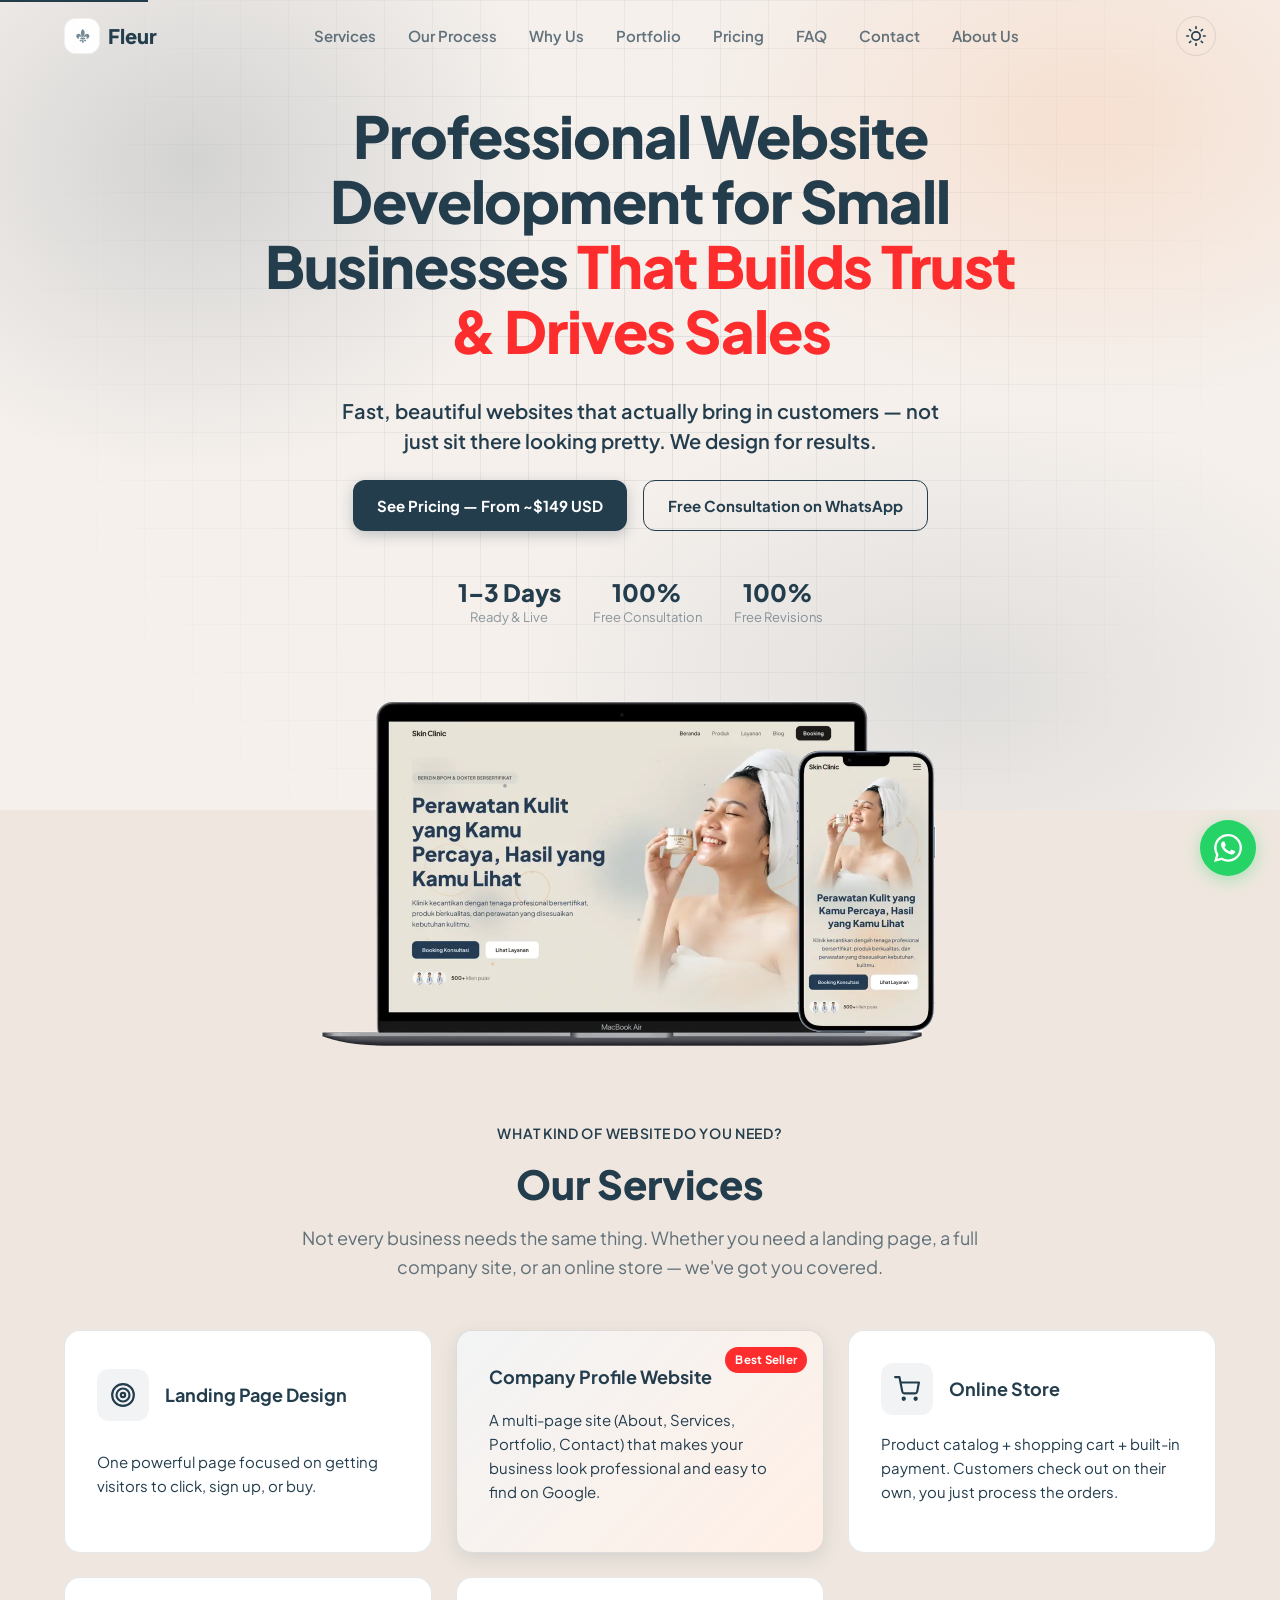
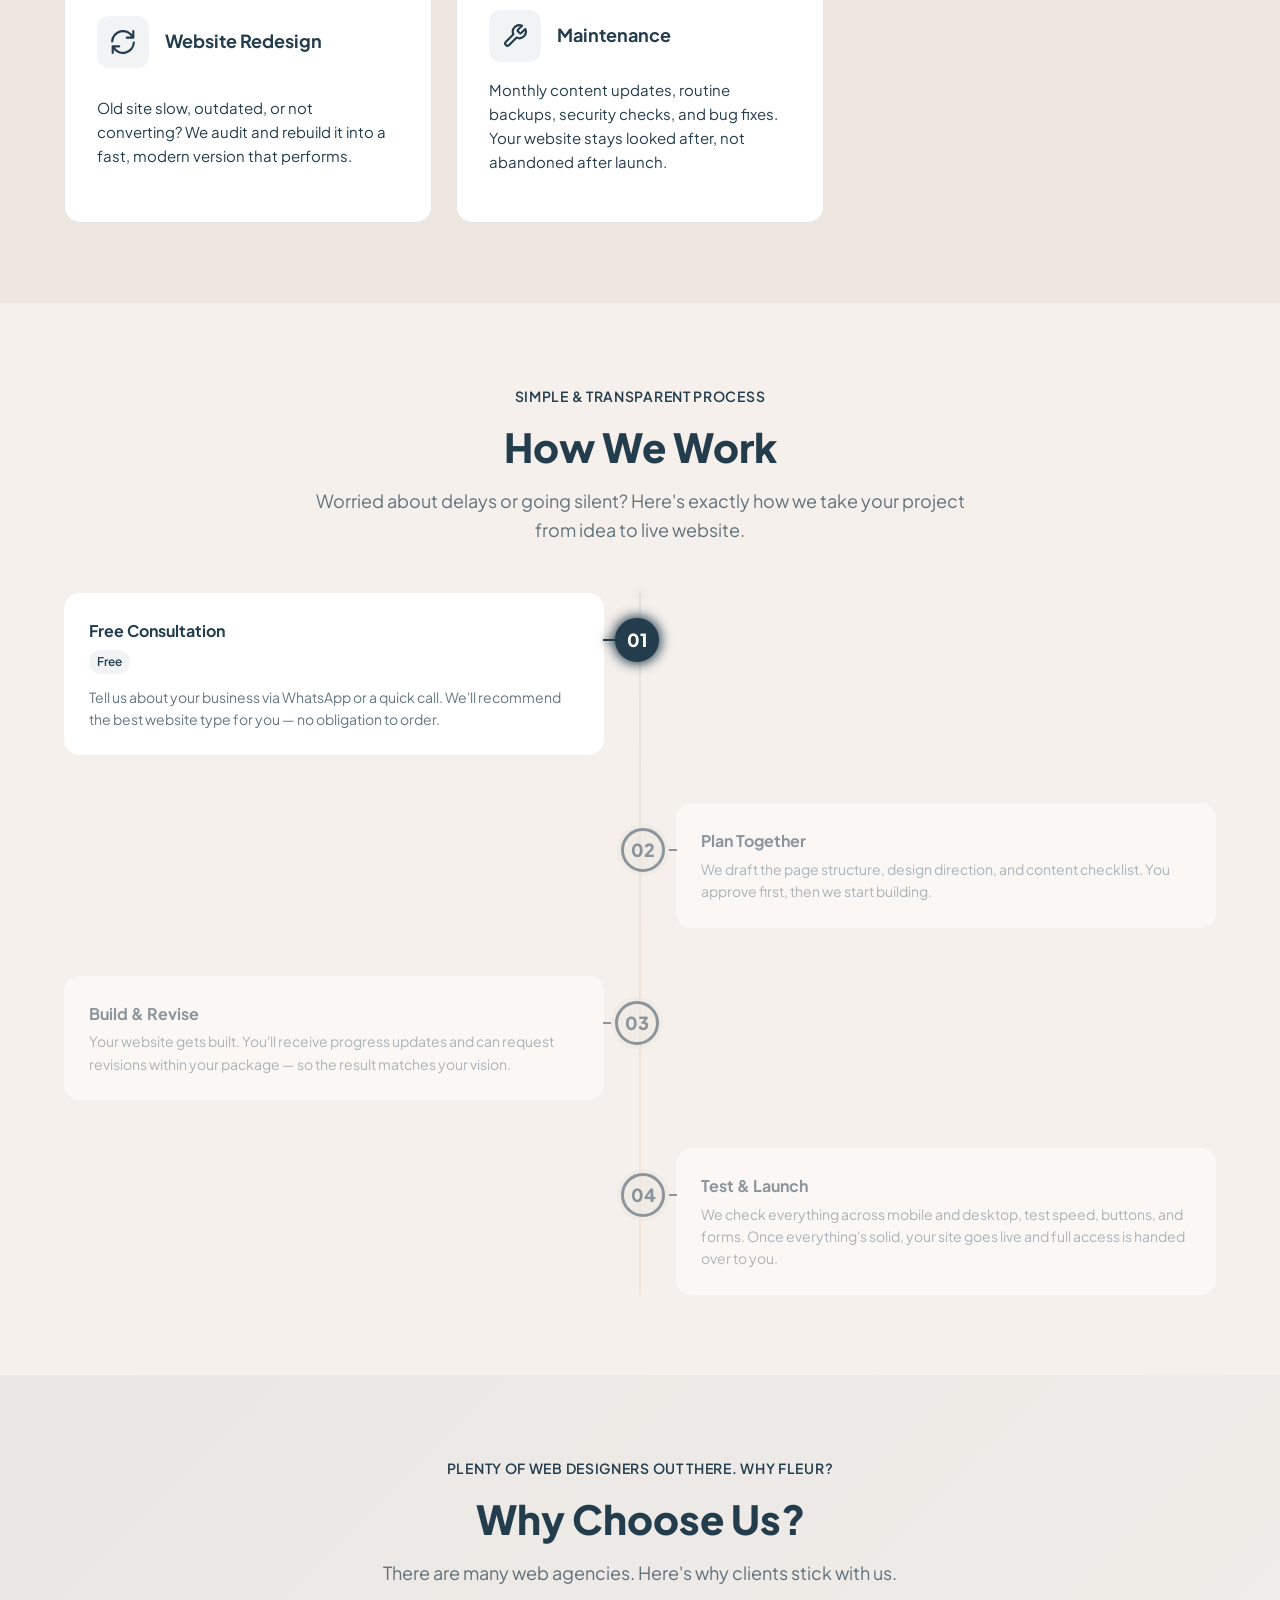
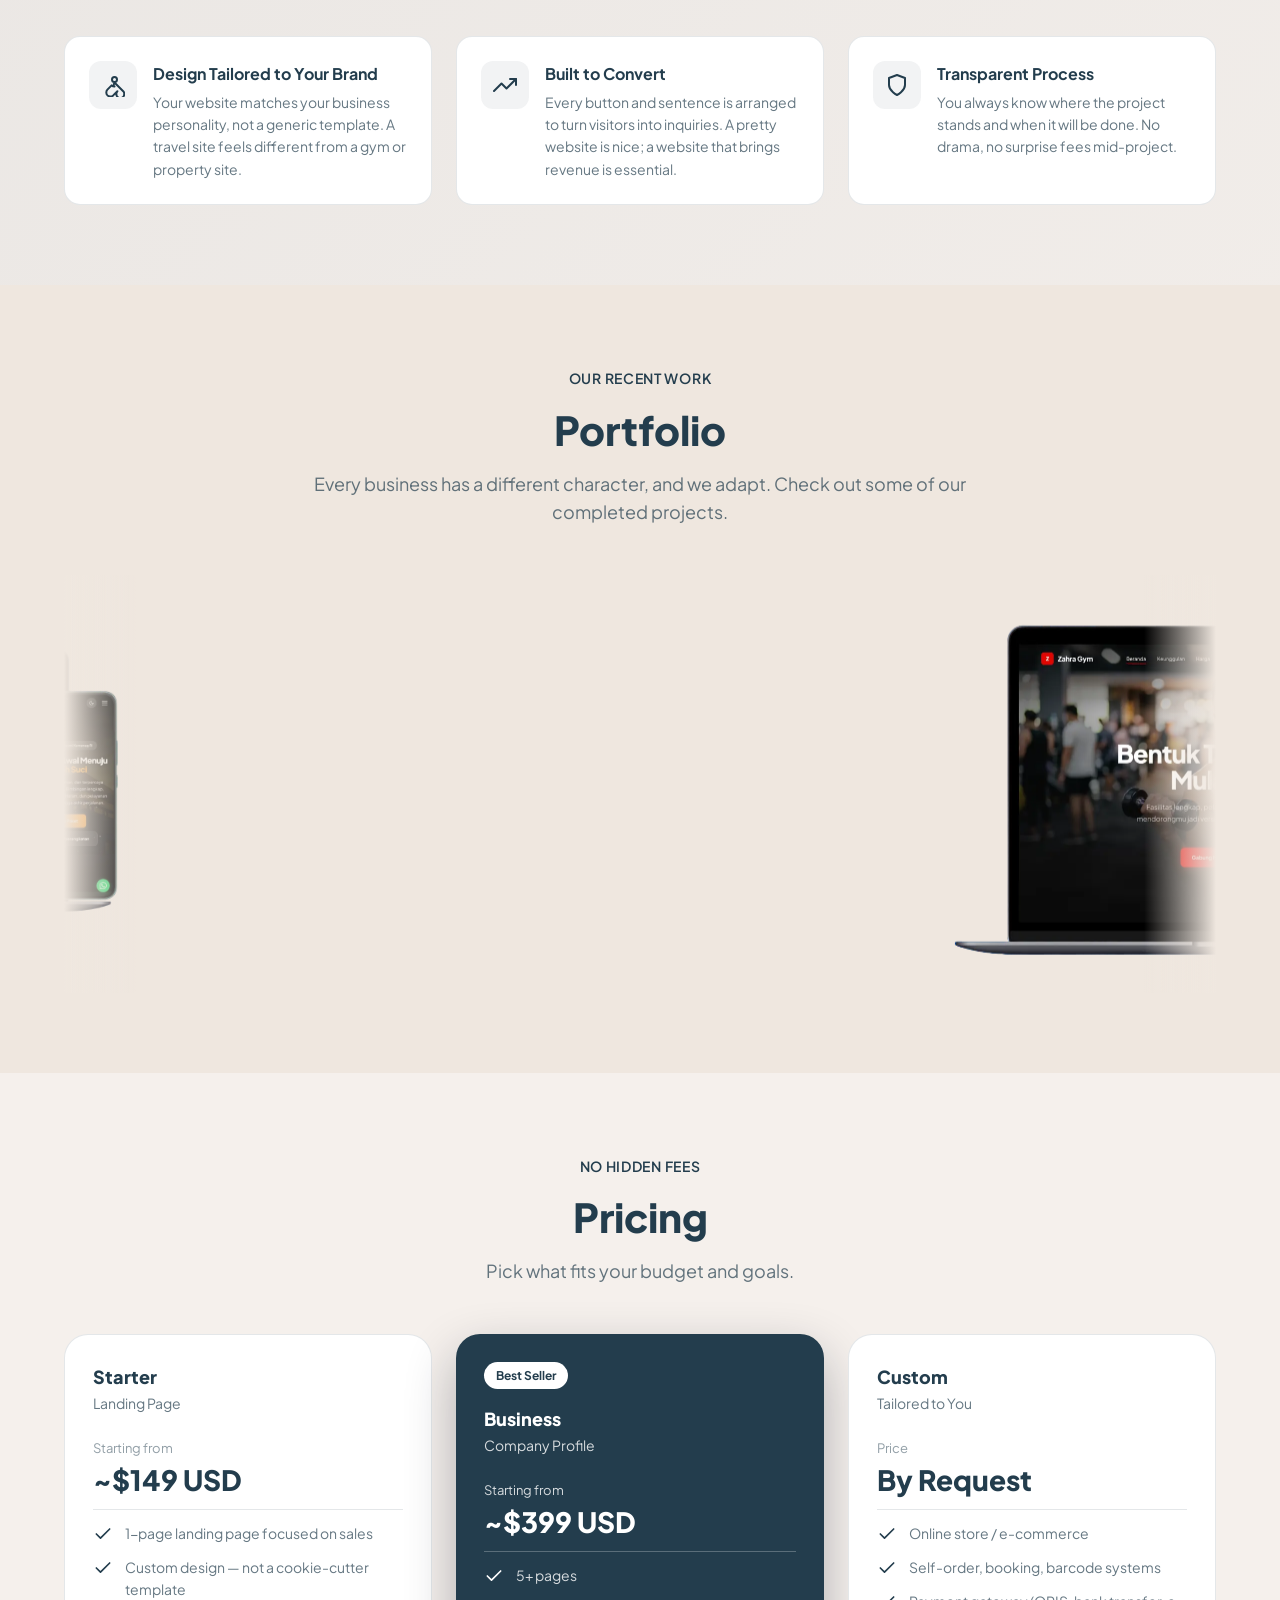
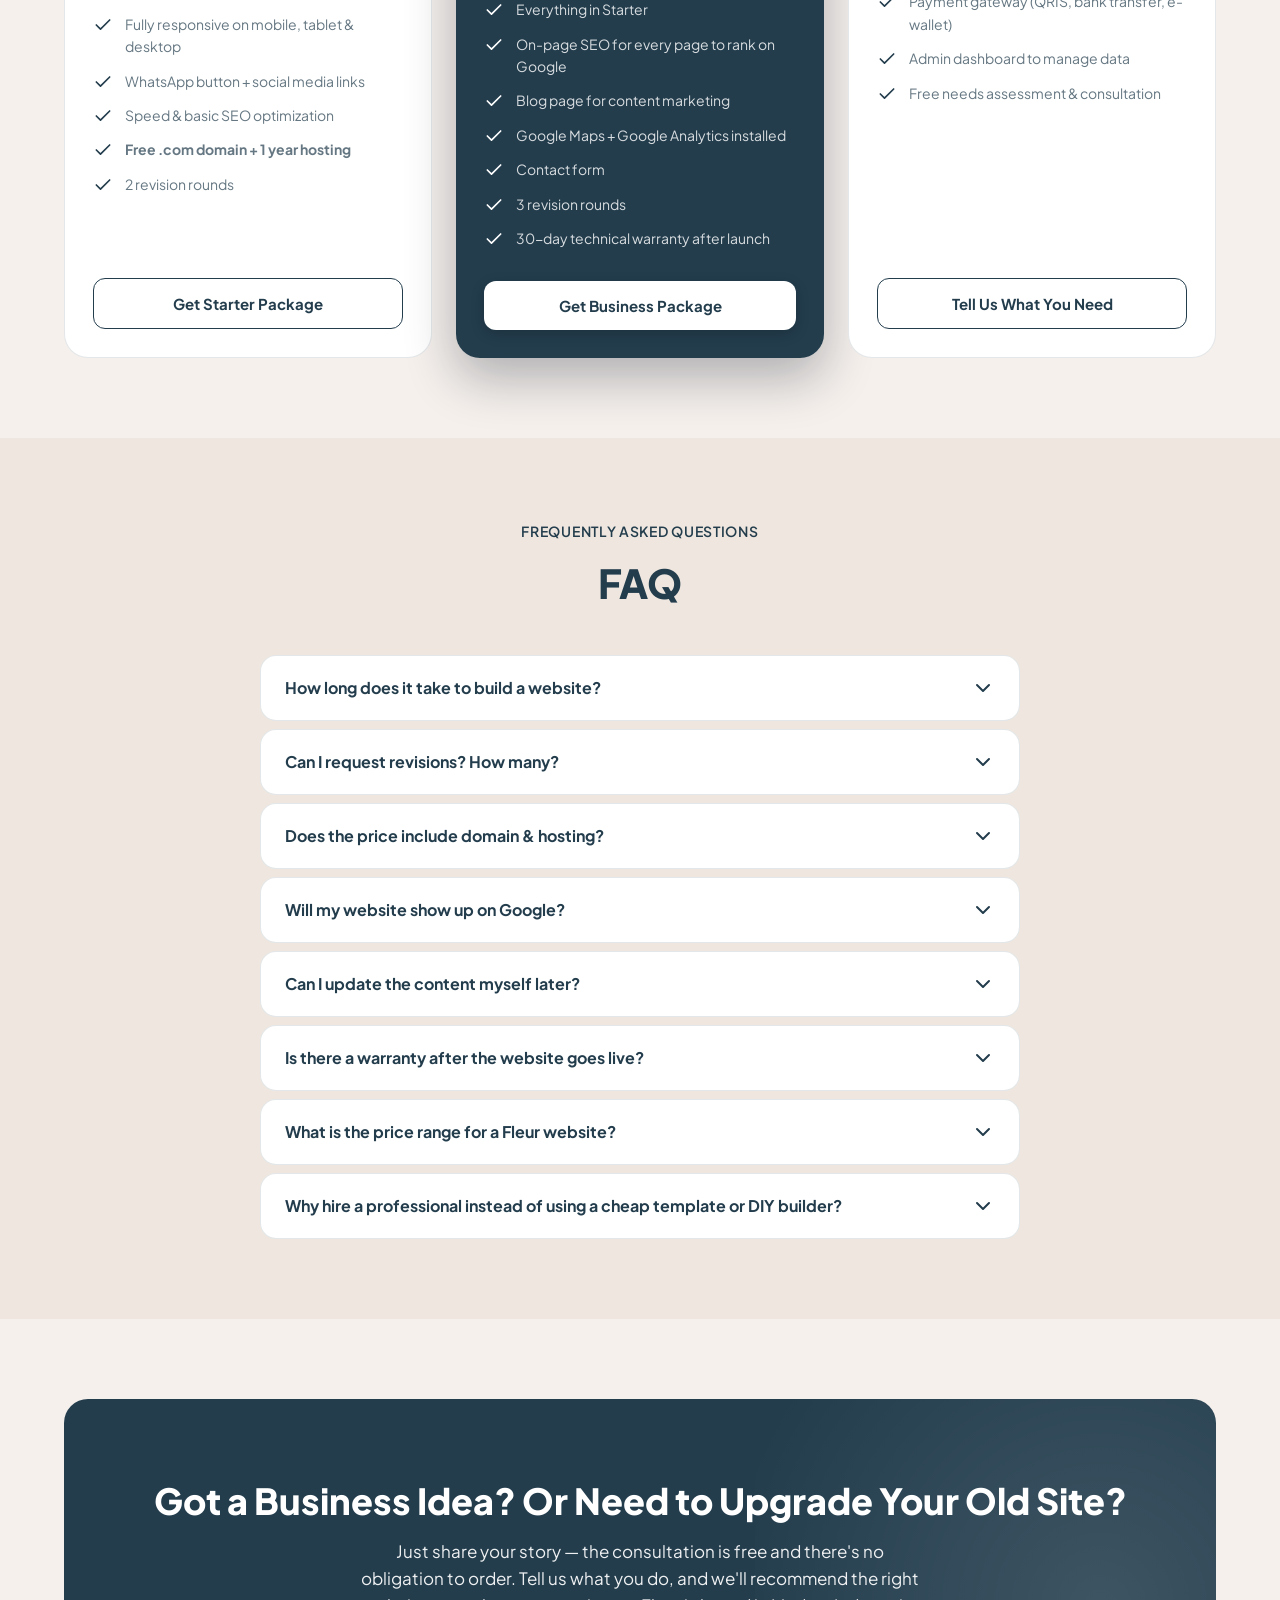
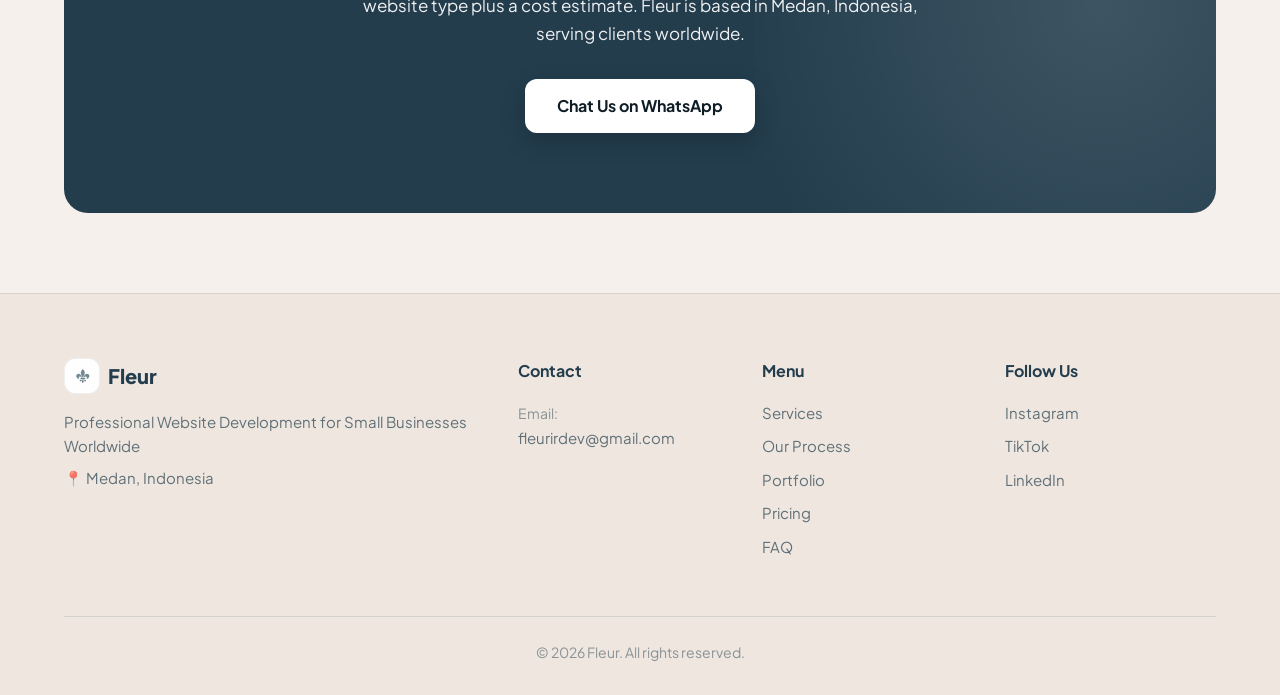
<file: en/index.html>
<!DOCTYPE html>
<html lang="en">

<head>
  <meta charset="UTF-8">
  <meta name="viewport" content="width=device-width, initial-scale=1.0">
  <meta http-equiv="X-UA-Compatible" content="IE=edge">

  <!-- SEO Meta -->
  <title>Fleur - Professional Website Development for Small Business</title>
  <meta name="description"
    content="Affordable custom website development for small businesses &amp; professionals — landing pages, company profiles &amp; online stores. Fast turnaround, SEO-friendly, free consultation. Based in Indonesia, serving clients worldwide.">
  <meta name="keywords"
    content="custom website development, small business web design, affordable website services, professional website design, landing page design, company profile website, ecommerce website development, website redesign services, website maintenance services, freelance web developer Indonesia, cheap website design, fast website development, SEO friendly website">
  <meta name="robots" content="index, follow">
  <meta name="author" content="Fleur">
  <link rel="canonical" href="https://fleurirdev.com/en/">

  <!-- Hreflang -->
  <link rel="alternate" hreflang="id" href="https://fleurirdev.com/" />
  <link rel="alternate" hreflang="en" href="https://fleurirdev.com/en/" />
  <link rel="alternate" hreflang="x-default" href="https://fleurirdev.com/" />

  <!-- Open Graph -->
  <meta property="og:type" content="website">
  <meta property="og:url" content="https://fleurirdev.com/en/">
  <meta property="og:title" content="Fleur - Professional Website Development for Small Business">
  <meta property="og:description"
    content="Affordable custom website development for small businesses &amp; professionals — landing pages, company profiles &amp; online stores. Fast turnaround, SEO-friendly, free consultation. Based in Indonesia, serving clients worldwide.">
  <meta property="og:image" content="https://fleurirdev.com/assets/og-image.jpg">
  <meta property="og:locale" content="en_US">
  <meta property="og:site_name" content="Fleur">

  <!-- Twitter Card -->
  <meta name="twitter:card" content="summary_large_image">
  <meta name="twitter:title" content="Fleur - Professional Website Development for Small Business">
  <meta name="twitter:description"
    content="Affordable custom website development for small businesses &amp; professionals — landing pages, company profiles &amp; online stores. Fast turnaround, SEO-friendly, free consultation. Based in Indonesia, serving clients worldwide.">
  <meta name="twitter:image" content="https://fleurirdev.com/assets/og-image.jpg">

  <!-- Fonts -->
  <link rel="preconnect" href="https://fonts.googleapis.com">
  <link rel="preconnect" href="https://fonts.gstatic.com" crossorigin>
  <link href="https://fonts.googleapis.com/css2?family=Plus+Jakarta+Sans:wght@400;500;600;700;800&display=swap"
    rel="stylesheet">

  <!-- Preload critical resources -->
  <link rel="preload" href="../css/styles.css" as="style">
  <link rel="preload" as="image" href="../assets/skin-clinic-sample.webp" type="image/webp">

  <!-- Styles -->
  <link rel="stylesheet" href="../css/styles.css">

  <!-- Inline theme init (prevent FOUC): set theme before paint -->
  <script>
    (function () {
      try {
        var saved = localStorage.getItem("Fleur-theme");
        var theme = saved || "light";
        document.documentElement.setAttribute("data-theme", theme);
        document.documentElement.classList.add("js");
      } catch (e) {
        document.documentElement.classList.add("js");
      }
    })();
  </script>

  <!-- Favicon placeholder -->
  <link rel="icon" type="image/svg+xml" href="../assets/logo.svg">

  <!-- JSON-LD Structured Data (static) -->
  <script type="application/ld+json">
  {
    "@context": "https://schema.org",
    "@graph": [
      {
        "@type": "ProfessionalService",
        "@id": "https://fleurirdev.com/en/",
        "name": "Fleur",
        "description": "Affordable custom website development for small businesses & professionals — landing pages, company profiles & online stores. Fast turnaround, SEO-friendly, free consultation. Based in Indonesia, serving clients worldwide.",
        "url": "https://fleurirdev.com/en/",
        "telephone": "+62895623125607",
        "email": "fleurirdev@gmail.com",
        "address": {
          "@type": "PostalAddress",
          "addressLocality": "Medan",
          "addressCountry": "ID"
        },
        "areaServed": {
          "@type": "Place",
          "name": "Global"
        },
        "priceRange": "$$"
      },
      {
        "@type": "WebSite",
        "@id": "https://fleurirdev.com/en/#website",
        "url": "https://fleurirdev.com/en/",
        "name": "Fleur",
        "description": "Affordable custom website development for small businesses & professionals — landing pages, company profiles & online stores. Fast turnaround, SEO-friendly, free consultation. Based in Indonesia, serving clients worldwide.",
        "publisher": { "@id": "https://fleurirdev.com/en/" },
        "potentialAction": {
          "@type": "SearchAction",
          "target": {
            "@type": "EntryPoint",
            "urlTemplate": "https://fleurirdev.com/?q={search_term_string}"
          },
          "query-input": "required name=search_term_string"
        }
      },
      {
        "@type": "LocalBusiness",
        "@id": "https://fleurirdev.com/en/#localbusiness",
        "name": "Fleur",
        "description": "Affordable custom website development for small businesses & professionals — landing pages, company profiles & online stores. Fast turnaround, SEO-friendly, free consultation. Based in Indonesia, serving clients worldwide.",
        "url": "https://fleurirdev.com/en/",
        "telephone": "+62895623125607",
        "email": "fleurirdev@gmail.com",
        "address": {
          "@type": "PostalAddress",
          "addressLocality": "Medan",
          "addressRegion": "Sumatera Utara",
          "addressCountry": "ID"
        },
        "geo": {
          "@type": "GeoCoordinates",
          "latitude": 3.5952,
          "longitude": 98.6722
        },
        "areaServed": {
          "@type": "Place",
          "name": "Global"
        },
        "priceRange": "$$",
        "openingHoursSpecification": [
          {
            "@type": "OpeningHoursSpecification",
            "dayOfWeek": ["Monday", "Tuesday", "Wednesday", "Thursday", "Friday", "Saturday"],
            "opens": "09:00",
            "closes": "18:00"
          }
        ]
      },
      {
        "@type": "BreadcrumbList",
        "itemListElement": [
          {
            "@type": "ListItem",
            "position": 1,
            "name": "Home",
            "item": "https://fleurirdev.com/en/"
          }
        ]
      },
      {
        "@type": "Service",
        "serviceType": "Custom Landing Page Design",
        "provider": { "@id": "https://fleurirdev.com/en/" },
        "areaServed": { "@type": "Place", "name": "Global" },
        "name": "Custom Landing Page Design",
        "description": "A single high-converting page designed to turn visitors into leads or buyers."
      },
      {
        "@type": "Service",
        "serviceType": "Company Profile Website",
        "provider": { "@id": "https://fleurirdev.com/en/" },
        "areaServed": { "@type": "Place", "name": "Global" },
        "name": "Company Profile Website",
        "description": "A multi-page professional website that builds credibility and ranks on Google."
      },
      {
        "@type": "Service",
        "serviceType": "Online Store Development",
        "provider": { "@id": "https://fleurirdev.com/en/" },
        "areaServed": { "@type": "Place", "name": "Global" },
        "name": "Online Store Development",
        "description": "Product catalog, shopping cart, and integrated payment on your own website."
      },
      {
        "@type": "Service",
        "serviceType": "Website Redesign",
        "provider": { "@id": "https://fleurirdev.com/en/" },
        "areaServed": { "@type": "Place", "name": "Global" },
        "name": "Website Redesign",
        "description": "Rebuild your outdated website into a fast, modern, high-performing version."
      },
      {
        "@type": "Service",
        "serviceType": "Website Maintenance",
        "provider": { "@id": "https://fleurirdev.com/en/" },
        "areaServed": { "@type": "Place", "name": "Global" },
        "name": "Website Maintenance",
        "description": "Monthly content updates, regular backups, security monitoring, and bug fixes."
      },
      {
        "@type": "FAQPage",
        "mainEntity": [
          {
            "@type": "Question",
            "name": "How long does it take to build a website?",
            "acceptedAnswer": {
              "@type": "Answer",
              "text": "It depends on the package. Landing pages typically take 1–3 business days, company profiles 3–7 business days, and custom systems depend on the agreed scope. The timeline starts once we receive all your content (text, photos, logo)."
            }
          },
          {
            "@type": "Question",
            "name": "Can I request revisions? How many?",
            "acceptedAnswer": {
              "@type": "Answer",
              "text": "Absolutely. The Starter package includes 2 rounds of revisions, the Business package includes 3 rounds, and Custom packages are negotiated case by case. Revisions cover text, colors, images, and layout adjustments within the original concept."
            }
          },
          {
            "@type": "Question",
            "name": "Does the price include domain and hosting?",
            "acceptedAnswer": {
              "@type": "Answer",
              "text": "Yes. All packages include a .com domain and hosting for the first year, so there are no hidden costs down the road."
            }
          },
          {
            "@type": "Question",
            "name": "Will my website show up on Google?",
            "acceptedAnswer": {
              "@type": "Answer",
              "text": "Every website we build is SEO-friendly by default: clean structure, fast loading, mobile-responsive, and submitted to Google Search Console. Want to aggressively chase page-one rankings? We also offer advanced content & SEO services."
            }
          },
          {
            "@type": "Question",
            "name": "Can I update the content myself later?",
            "acceptedAnswer": {
              "@type": "Answer",
              "text": "Yes. We provide a simple guide for editing text and images on your own. Prefer a hands-off approach? Sign up for our monthly Maintenance package and we'll handle everything."
            }
          },
          {
            "@type": "Question",
            "name": "Is there a warranty after the website goes live?",
            "acceptedAnswer": {
              "@type": "Answer",
              "text": "Yes. We provide a 30-day technical warranty for bug fixes and error corrections after launch. Need long-term support? Just switch to our maintenance plan."
            }
          },
          {
            "@type": "Question",
            "name": "What is the price range for a Fleur website?",
            "acceptedAnswer": {
              "@type": "Answer",
              "text": "Our Starter package (landing page) begins at around $149 USD, the Business package (company profile) starts at around $399 USD, and Custom packages are quoted individually. All prices include a .com domain + 1 year hosting, free consultation, and revisions per package. Transparent pricing upfront — no hidden fees."
            }
          },
          {
            "@type": "Question",
            "name": "Why hire a professional instead of using a cheap template or DIY builder?",
            "acceptedAnswer": {
              "@type": "Answer",
              "text": "Cheap templates often look slow, generic, and struggle to rank on Google. We deliver a professional, brand-aligned website that is SEO-friendly, mobile-friendly, and supported until launch. It's a one-time investment with long-term returns."
            }
          }
        ]
      }
    ]
  }
  </script>
</head>

<body>
  <!-- Smart Language Banner (auto-suggest by browser locale; no auto-redirect, SEO-safe) -->
  <div id="lang-banner" class="lang-banner" role="status" aria-live="polite" hidden>
    <span class="lang-banner__text" id="lang-banner-text"></span>
    <a href="#" class="lang-banner__link" id="lang-banner-link"></a>
    <button type="button" class="lang-banner__close" id="lang-banner-close" aria-label="Close">&times;</button>
  </div>

  <!-- Skip to content for accessibility -->
  <a href="#main-content" class="skip-link">Skip to content</a>

  <!-- Navbar -->
  <header class="header" id="header">
    <nav class="nav container" aria-label="Main navigation">
      <a href="#" class="nav__logo" aria-label="Fleur home">
        <img src="../assets/logo.svg" class="nav__logo-img" alt="Fleur" width="36" height="36">
        <span class="nav__logo-text">Fleur</span>
      </a>

      <div class="nav__menu" id="nav-menu">
        <ul class="nav__list" id="nav-list" role="menubar">
          <li role="none"><a href="#services" class="nav__link" role="menuitem" data-section="services">Services</a></li>
          <li role="none"><a href="#process" class="nav__link" role="menuitem" data-section="process">Our Process</a></li>
          <li role="none"><a href="#why" class="nav__link" role="menuitem" data-section="why">Why Us</a></li>
          <li role="none"><a href="#portfolio" class="nav__link" role="menuitem" data-section="portfolio">Portfolio</a></li>
          <li role="none"><a href="#pricing" class="nav__link" role="menuitem" data-section="pricing">Pricing</a></li>
          <li role="none"><a href="#faq" class="nav__link" role="menuitem" data-section="faq">FAQ</a></li>
          <li role="none"><a href="#contact" class="nav__link" role="menuitem" data-section="contact">Contact</a></li>
          <li role="none"><a href="aboutUs.html" class="nav__link" role="menuitem" data-section="about">About Us</a></li>
        </ul>
      </div>

      <div class="nav__actions">
        <a href="../index.html" class="lang-switcher" aria-label="Switch to Indonesian" title="Bahasa Indonesia">ID</a>
        <button class="theme-toggle" id="theme-toggle" aria-label="Toggle theme" aria-pressed="false" type="button">
          <svg class="theme-toggle__icon theme-toggle__icon--sun" viewBox="0 0 24 24" fill="none" stroke="currentColor"
            stroke-width="2" stroke-linecap="round" stroke-linejoin="round" aria-hidden="true">
            <circle cx="12" cy="12" r="5"></circle>
            <line x1="12" y1="1" x2="12" y2="3"></line>
            <line x1="12" y1="21" x2="12" y2="23"></line>
            <line x1="4.22" y1="4.22" x2="5.64" y2="5.64"></line>
            <line x1="18.36" y1="18.36" x2="19.78" y2="19.78"></line>
            <line x1="1" y1="12" x2="3" y2="12"></line>
            <line x1="21" y1="12" x2="23" y2="12"></line>
            <line x1="4.22" y1="19.78" x2="5.64" y2="18.36"></line>
            <line x1="18.36" y1="5.64" x2="19.78" y2="4.22"></line>
          </svg>
          <svg class="theme-toggle__icon theme-toggle__icon--moon" viewBox="0 0 24 24" fill="none" stroke="currentColor"
            stroke-width="2" stroke-linecap="round" stroke-linejoin="round" aria-hidden="true">
            <path d="M21 12.79A9 9 0 1 1 11.21 3 7 7 0 0 0 21 12.79z"></path>
          </svg>
        </button>
        <button class="nav__hamburger" id="nav-hamburger" aria-label="Open menu" aria-expanded="false"
          aria-controls="nav-menu" type="button">
          <span></span>
          <span></span>
          <span></span>
        </button>
      </div>
    </nav>
  </header>

  <div class="nav-backdrop" id="nav-backdrop" hidden></div>

  <main id="main-content">
    <!-- Hero Section -->
    <section class="hero" id="hero" aria-labelledby="hero-title">
      <div class="hero__bg" aria-hidden="true"></div>
      <div class="hero__inner container">
        <div class="hero__content">
          <h1 class="hero__title" id="hero-title">Professional Website Development for Small Businesses <span class="highlight">That Builds Trust & Drives Sales</span></h1>
          <p class="hero__subtitle" id="hero-subtitle">Fast, beautiful websites that actually bring in customers — not just sit there looking pretty. We design for results.</p>
          <div class="hero__cta">
            <a href="#pricing" class="btn btn--primary" id="hero-cta-primary">See Pricing — From ~$149 USD</a>
            <a href="https://wa.me/6281234567890?text=Hi%20Fleur%2C%20I%27d%20like%20a%20free%20consultation%20about%20my%20website."
              class="btn btn--secondary" id="hero-cta-secondary" target="_blank" rel="noopener noreferrer">Free Consultation on WhatsApp</a>
          </div>
          <div class="hero__stats" id="hero-stats">
            <div class="hero__stat">
              <span class="hero__stat-value">1–3 Days</span>
              <span class="hero__stat-label">Ready & Live</span>
            </div>
            <div class="hero__stat">
              <span class="hero__stat-value">100%</span>
              <span class="hero__stat-label">Free Consultation</span>
            </div>
            <div class="hero__stat">
              <span class="hero__stat-value">100%</span>
              <span class="hero__stat-label">Free Revisions</span>
            </div>
          </div>
        </div>
      </div>

      <div class="hero__showcase" aria-hidden="true">
        <div class="hero__showcase-track" id="hero-showcase-track">
          <a class="showcase-card" href="#portfolio" aria-label="Self Order">
            <img src="../assets/skin-clinic-sample.webp"
              alt="Portfolio QRIS self-order system for restaurant — Fleur web development" loading="eager" width="960" height="540">
          </a>
        </div>
      </div>
    </section>

    <!-- Services Section -->
    <section class="section section--alt services" id="services" aria-labelledby="services-title">
      <div class="container">
        <div class="section__header reveal">
          <span class="section__eyebrow" id="services-subtitle">What Kind of Website Do You Need?</span>
          <h2 class="section__title" id="services-title">Our Services</h2>
          <p class="section__description" id="services-description">Not every business needs the same thing. Whether you need a landing page, a full company site, or an online store — we've got you covered.</p>
        </div>
        <div class="services__grid" id="services-grid">
          <article class="service-card reveal">
            <div class="service-card__icon" aria-hidden="true">
              <svg viewBox="0 0 24 24" fill="none" stroke="currentColor" stroke-width="2" stroke-linecap="round"
                stroke-linejoin="round">
                <circle cx="12" cy="12" r="10"></circle>
                <circle cx="12" cy="12" r="6"></circle>
                <circle cx="12" cy="12" r="2"></circle>
              </svg>
            </div>
            <h3 class="service-card__title">Landing Page Design</h3>
            <p class="service-card__description">One powerful page focused on getting visitors to click, sign up, or buy.</p>
          </article>
          <article class="service-card service-card--featured reveal">
            <span class="service-card__tag">Best Seller</span>
            <h3 class="service-card__title">Company Profile Website</h3>
            <p class="service-card__description">A multi-page site (About, Services, Portfolio, Contact) that makes your business look professional and easy to find on Google.</p>
          </article>
          <article class="service-card reveal">
            <div class="service-card__icon" aria-hidden="true">
              <svg viewBox="0 0 24 24" fill="none" stroke="currentColor" stroke-width="2" stroke-linecap="round"
                stroke-linejoin="round">
                <circle cx="9" cy="21" r="1"></circle>
                <circle cx="20" cy="21" r="1"></circle>
                <path d="M1 1h4l2.68 13.39a2 2 0 0 0 2 1.61h9.72a2 2 0 0 0 2-1.61L23 6H6"></path>
              </svg>
            </div>
            <h3 class="service-card__title">Online Store</h3>
            <p class="service-card__description">Product catalog + shopping cart + built-in payment. Customers check out on their own, you just process the orders.</p>
          </article>
          <article class="service-card reveal">
            <div class="service-card__icon" aria-hidden="true">
              <svg viewBox="0 0 24 24" fill="none" stroke="currentColor" stroke-width="2" stroke-linecap="round"
                stroke-linejoin="round">
                <path d="M21.5 2v6h-6M2.5 22v-6h6M2 11.5a10 10 0 0 1 18.8-4.3M22 12.5a10 10 0 0 1-18.8 4.3"></path>
              </svg>
            </div>
            <h3 class="service-card__title">Website Redesign</h3>
            <p class="service-card__description">Old site slow, outdated, or not converting? We audit and rebuild it into a fast, modern version that performs.</p>
          </article>
          <article class="service-card reveal">
            <div class="service-card__icon" aria-hidden="true">
              <svg viewBox="0 0 24 24" fill="none" stroke="currentColor" stroke-width="2" stroke-linecap="round"
                stroke-linejoin="round">
                <path
                  d="M14.7 6.3a1 1 0 0 0 0 1.4l1.6 1.6a1 1 0 0 0 1.4 0l3.77-3.77a6 6 0 0 1-7.94 7.94l-6.91 6.91a2.12 2.12 0 0 1-3-3l6.91-6.91a6 6 0 0 1 7.94-7.94l-3.76 3.76z">
                </path>
              </svg>
            </div>
            <h3 class="service-card__title">Maintenance</h3>
            <p class="service-card__description">Monthly content updates, routine backups, security checks, and bug fixes. Your website stays looked after, not abandoned after launch.</p>
          </article>
        </div>
      </div>
    </section>

    <!-- Process Section -->
    <section class="section process" id="process" aria-labelledby="process-title">
      <div class="container">
        <div class="section__header reveal">
          <span class="section__eyebrow" id="process-subtitle">Simple & Transparent Process</span>
          <h2 class="section__title" id="process-title">How We Work</h2>
          <p class="section__description" id="process-description">Worried about delays or going silent? Here's exactly how we take your project from idea to live website.</p>
        </div>
        <div class="process__timeline" id="process-timeline">
          <article class="process-card reveal">
            <div class="process-card__number">01</div>
            <h3 class="process-card__title">Free Consultation</h3>
            <span class="process-card__note">Free</span>
            <p class="process-card__description">Tell us about your business via WhatsApp or a quick call. We'll recommend the best website type for you — no obligation to order.</p>
          </article>
          <article class="process-card reveal">
            <div class="process-card__number">02</div>
            <h3 class="process-card__title">Plan Together</h3>
            <p class="process-card__description">We draft the page structure, design direction, and content checklist. You approve first, then we start building.</p>
          </article>
          <article class="process-card reveal">
            <div class="process-card__number">03</div>
            <h3 class="process-card__title">Build & Revise</h3>
            <p class="process-card__description">Your website gets built. You'll receive progress updates and can request revisions within your package — so the result matches your vision.</p>
          </article>
          <article class="process-card reveal">
            <div class="process-card__number">04</div>
            <h3 class="process-card__title">Test & Launch</h3>
            <p class="process-card__description">We check everything across mobile and desktop, test speed, buttons, and forms. Once everything's solid, your site goes live and full access is handed over to you.</p>
          </article>
        </div>
      </div>
    </section>

    <!-- Why Us Section -->
    <section class="section section--highlight why" id="why" aria-labelledby="why-title">
      <div class="container">
        <div class="section__header reveal">
          <span class="section__eyebrow" id="why-subtitle">Plenty of Web Designers Out There. Why Fleur?</span>
          <h2 class="section__title" id="why-title">Why Choose Us?</h2>
          <p class="section__description" id="why-description">There are many web agencies. Here's why clients stick with us.</p>
        </div>
        <div class="why__grid" id="why-grid">
          <article class="why-card reveal">
            <div class="why-card__icon" aria-hidden="true">
              <svg viewBox="0 0 24 24" fill="none" stroke="currentColor" stroke-width="2" stroke-linecap="round"
                stroke-linejoin="round">
                <circle cx="13.5" cy="6.5" r="2.5"></circle>
                <path
                  d="M13.5 13.5c-1.1 0-2.1-.4-2.9-1.1l-4.2 4.2c-.7.7-1.1 1.7-1.1 2.9 0 2.2 1.8 4 4 4 1.1 0 2.1-.4 2.9-1.1l4.2-4.2c-.7.7-1.1 1.7-1.1 2.9 0 2.2 1.8 4 4 4s4-1.8 4-4c0-1.1-.4-2.1-1.1-2.9l-8.5-8.5c-.7.7-1.1 1.7-1.1 2.9z">
                </path>
              </svg>
            </div>
            <div class="why-card__content">
              <h3>Design Tailored to Your Brand</h3>
              <p>Your website matches your business personality, not a generic template. A travel site feels different from a gym or property site.</p>
            </div>
          </article>
          <article class="why-card reveal">
            <div class="why-card__icon" aria-hidden="true">
              <svg viewBox="0 0 24 24" fill="none" stroke="currentColor" stroke-width="2" stroke-linecap="round"
                stroke-linejoin="round">
                <polyline points="23 6 13.5 15.5 8.5 10.5 1 18"></polyline>
                <polyline points="17 6 23 6 23 12"></polyline>
              </svg>
            </div>
            <div class="why-card__content">
              <h3>Built to Convert</h3>
              <p>Every button and sentence is arranged to turn visitors into inquiries. A pretty website is nice; a website that brings revenue is essential.</p>
            </div>
          </article>
          <article class="why-card reveal">
            <div class="why-card__icon" aria-hidden="true">
              <svg viewBox="0 0 24 24" fill="none" stroke="currentColor" stroke-width="2" stroke-linecap="round"
                stroke-linejoin="round">
                <path d="M12 22s8-4 8-10V5l-8-3-8 3v7c0 6 8 10 8 10z"></path>
              </svg>
            </div>
            <div class="why-card__content">
              <h3>Transparent Process</h3>
              <p>You always know where the project stands and when it will be done. No drama, no surprise fees mid-project.</p>
            </div>
          </article>
        </div>
      </div>
    </section>

    <!-- Portfolio Section -->
    <section class="section section--alt portfolio" id="portfolio" aria-labelledby="portfolio-title">
      <div class="container">
        <div class="section__header reveal">
          <span class="section__eyebrow" id="portfolio-subtitle">Our Recent Work</span>
          <h2 class="section__title" id="portfolio-title">Portfolio</h2>
          <p class="section__description" id="portfolio-description">Every business has a different character, and we adapt. Check out some of our completed projects.</p>
        </div>
        <div class="portfolio__scroller-wrap">
          <div class="portfolio__scroller reveal" id="portfolio-grid">
            <a class="portfolio-card" href="portofolio/travelku.html"
              aria-label="View travel agency portfolio detail — Travelku">
              <img src="../assets/umroh-sample.webp"
                alt="Travel agency company profile website — Fleur" loading="lazy" width="600" height="450">
              <span class="portfolio-card__overlay">View details
                <svg viewBox="0 0 24 24" fill="none" stroke="currentColor" stroke-width="2.5"
                  stroke-linecap="round" stroke-linejoin="round" aria-hidden="true">
                  <line x1="7" y1="17" x2="17" y2="7"></line>
                  <polyline points="7 7 17 7 17 17"></polyline>
                </svg>
              </span>
            </a>
            <a class="portfolio-card" href="portofolio/klinik-kecantikan.html"
              aria-label="View beauty clinic portfolio detail">
              <img src="../assets/skin-clinic-sample.webp"
                alt="Beauty clinic company profile website — Fleur" loading="lazy" width="600" height="450">
              <span class="portfolio-card__overlay">View details
                <svg viewBox="0 0 24 24" fill="none" stroke="currentColor" stroke-width="2.5"
                  stroke-linecap="round" stroke-linejoin="round" aria-hidden="true">
                  <line x1="7" y1="17" x2="17" y2="7"></line>
                  <polyline points="7 7 17 7 17 17"></polyline>
                </svg>
              </span>
            </a>
            <a class="portfolio-card" href="portofolio/gym-zahra.html"
              aria-label="View gym portfolio detail — Zahra Gym">
              <img src="../assets/gym-sample.webp" alt="Gym and fitness website — Fleur" loading="lazy"
                width="600" height="450">
              <span class="portfolio-card__overlay">View details
                <svg viewBox="0 0 24 24" fill="none" stroke="currentColor" stroke-width="2.5"
                  stroke-linecap="round" stroke-linejoin="round" aria-hidden="true">
                  <line x1="7" y1="17" x2="17" y2="7"></line>
                  <polyline points="7 7 17 7 17 17"></polyline>
                </svg>
              </span>
            </a>
            <a class="portfolio-card" href="portofolio/self-order-qris.html"
              aria-label="View QRIS self-order system portfolio detail">
              <img src="../assets/self-order-sample.webp"
                alt="QRIS self-order system for restaurant — Fleur" loading="lazy" width="600" height="450">
              <span class="portfolio-card__overlay">View details
                <svg viewBox="0 0 24 24" fill="none" stroke="currentColor" stroke-width="2.5"
                  stroke-linecap="round" stroke-linejoin="round" aria-hidden="true">
                  <line x1="7" y1="17" x2="17" y2="7"></line>
                  <polyline points="7 7 17 7 17 17"></polyline>
                </svg>
              </span>
            </a>
            <a class="portfolio-card" href="portofolio/rumah-impian.html"
              aria-label="View property portfolio detail — Rumah Impian">
              <img src="../assets/property-sample.webp" alt="Property website Rumah Impian KPR — Fleur"
                loading="lazy" width="600" height="450">
              <span class="portfolio-card__overlay">View details
                <svg viewBox="0 0 24 24" fill="none" stroke="currentColor" stroke-width="2.5"
                  stroke-linecap="round" stroke-linejoin="round" aria-hidden="true">
                  <line x1="7" y1="17" x2="17" y2="7"></line>
                  <polyline points="7 7 17 7 17 17"></polyline>
                </svg>
              </span>
            </a>
          </div>
          <div class="portfolio__edge portfolio__edge--left" aria-hidden="true"></div>
          <div class="portfolio__edge portfolio__edge--right" aria-hidden="true"></div>
          <div class="portfolio__hint" aria-hidden="true">
            <svg class="portfolio__hint-icon" viewBox="0 0 24 24" width="22" height="22" fill="none"
              stroke="currentColor" stroke-width="2.5" stroke-linecap="round" stroke-linejoin="round">
              <polyline points="9 6 15 12 9 18"></polyline>
              <polyline points="14 6 20 12 14 18"></polyline>
            </svg>
          </div>
        </div>
      </div>
    </section>

    <!-- Pricing Section -->
    <section class="section pricing" id="pricing" aria-labelledby="pricing-title">
      <div class="container">
        <div class="section__header reveal">
          <span class="section__eyebrow" id="pricing-subtitle">No Hidden Fees</span>
          <h2 class="section__title" id="pricing-title">Pricing</h2>
          <p class="section__description" id="pricing-description">Pick what fits your budget and goals.</p>
        </div>
        <div class="pricing__grid" id="pricing-grid">
          <article class="pricing-card reveal">
            <div class="pricing-card__header">
              <h3 class="pricing-card__title">Starter</h3>
              <p class="pricing-card__description">Landing Page</p>
            </div>
            <div class="pricing-card__price">
              <span class="pricing-card__price-label">Starting from</span>
              <span class="pricing-card__price-value">~$149 USD</span>
            </div>
            <ul class="pricing-card__features">
              <li class="pricing-card__feature">
                <svg viewBox="0 0 24 24" fill="none" stroke="currentColor" stroke-width="2" stroke-linecap="round"
                  stroke-linejoin="round">
                  <polyline points="20 6 9 17 4 12"></polyline>
                </svg>
                <span>1-page landing page focused on sales</span>
              </li>
              <li class="pricing-card__feature">
                <svg viewBox="0 0 24 24" fill="none" stroke="currentColor" stroke-width="2" stroke-linecap="round"
                  stroke-linejoin="round">
                  <polyline points="20 6 9 17 4 12"></polyline>
                </svg>
                <span>Custom design — not a cookie-cutter template</span>
              </li>
              <li class="pricing-card__feature">
                <svg viewBox="0 0 24 24" fill="none" stroke="currentColor" stroke-width="2" stroke-linecap="round"
                  stroke-linejoin="round">
                  <polyline points="20 6 9 17 4 12"></polyline>
                </svg>
                <span>Fully responsive on mobile, tablet &amp; desktop</span>
              </li>
              <li class="pricing-card__feature">
                <svg viewBox="0 0 24 24" fill="none" stroke="currentColor" stroke-width="2" stroke-linecap="round"
                  stroke-linejoin="round">
                  <polyline points="20 6 9 17 4 12"></polyline>
                </svg>
                <span>WhatsApp button + social media links</span>
              </li>
              <li class="pricing-card__feature">
                <svg viewBox="0 0 24 24" fill="none" stroke="currentColor" stroke-width="2" stroke-linecap="round"
                  stroke-linejoin="round">
                  <polyline points="20 6 9 17 4 12"></polyline>
                </svg>
                <span>Speed &amp; basic SEO optimization</span>
              </li>
              <li class="pricing-card__feature">
                <svg viewBox="0 0 24 24" fill="none" stroke="currentColor" stroke-width="2" stroke-linecap="round"
                  stroke-linejoin="round">
                  <polyline points="20 6 9 17 4 12"></polyline>
                </svg>
                <strong>Free .com domain + 1 year hosting</strong>
              </li>
              <li class="pricing-card__feature">
                <svg viewBox="0 0 24 24" fill="none" stroke="currentColor" stroke-width="2" stroke-linecap="round"
                  stroke-linejoin="round">
                  <polyline points="20 6 9 17 4 12"></polyline>
                </svg>
                <span>2 revision rounds</span>
              </li>
            </ul>

            <a href="#contact" class="btn btn--secondary btn--block">Get Starter Package</a>
          </article>
          <article class="pricing-card reveal pricing-card--featured">
            <span class="pricing-card__badge">Best Seller</span>
            <div class="pricing-card__header">
              <h3 class="pricing-card__title">Business</h3>
              <p class="pricing-card__description">Company Profile</p>
            </div>
            <div class="pricing-card__price">
              <span class="pricing-card__price-label">Starting from</span>
              <span class="pricing-card__price-value">~$399 USD</span>
            </div>
            <ul class="pricing-card__features">
              <li class="pricing-card__feature">
                <svg viewBox="0 0 24 24" fill="none" stroke="currentColor" stroke-width="2" stroke-linecap="round"
                  stroke-linejoin="round">
                  <polyline points="20 6 9 17 4 12"></polyline>
                </svg>
                5+ pages
              </li>
              <li class="pricing-card__feature">
                <svg viewBox="0 0 24 24" fill="none" stroke="currentColor" stroke-width="2" stroke-linecap="round"
                  stroke-linejoin="round">
                  <polyline points="20 6 9 17 4 12"></polyline>
                </svg>
                <span>Everything in Starter</span>
              </li>
              <li class="pricing-card__feature">
                <svg viewBox="0 0 24 24" fill="none" stroke="currentColor" stroke-width="2" stroke-linecap="round"
                  stroke-linejoin="round">
                  <polyline points="20 6 9 17 4 12"></polyline>
                </svg>
                <span>On-page SEO for every page to rank on Google</span>
              </li>
              <li class="pricing-card__feature">
                <svg viewBox="0 0 24 24" fill="none" stroke="currentColor" stroke-width="2" stroke-linecap="round"
                  stroke-linejoin="round">
                  <polyline points="20 6 9 17 4 12"></polyline>
                </svg>
                <span>Blog page for content marketing</span>
              </li>
              <li class="pricing-card__feature">
                <svg viewBox="0 0 24 24" fill="none" stroke="currentColor" stroke-width="2" stroke-linecap="round"
                  stroke-linejoin="round">
                  <polyline points="20 6 9 17 4 12"></polyline>
                </svg>
                <span>Google Maps + Google Analytics installed</span>
              </li>
              <li class="pricing-card__feature">
                <svg viewBox="0 0 24 24" fill="none" stroke="currentColor" stroke-width="2" stroke-linecap="round"
                  stroke-linejoin="round">
                  <polyline points="20 6 9 17 4 12"></polyline>
                </svg>
                <span>Contact form</span>
              </li>
              <li class="pricing-card__feature">
                <svg viewBox="0 0 24 24" fill="none" stroke="currentColor" stroke-width="2" stroke-linecap="round"
                  stroke-linejoin="round">
                  <polyline points="20 6 9 17 4 12"></polyline>
                </svg>
                <span>3 revision rounds</span>
              </li>
              <li class="pricing-card__feature">
                <svg viewBox="0 0 24 24" fill="none" stroke="currentColor" stroke-width="2" stroke-linecap="round"
                  stroke-linejoin="round">
                  <polyline points="20 6 9 17 4 12"></polyline>
                </svg>
                <span>30-day technical warranty after launch</span>
              </li>
            </ul>

            <a href="#contact" class="btn btn--primary btn--block">Get Business Package</a>
          </article>
          <article class="pricing-card reveal">
            <div class="pricing-card__header">
              <h3 class="pricing-card__title">Custom</h3>
              <p class="pricing-card__description">Tailored to You</p>
            </div>
            <div class="pricing-card__price">
              <span class="pricing-card__price-label">Price</span>
              <span class="pricing-card__price-value">By Request</span>
            </div>
            <ul class="pricing-card__features">
              <li class="pricing-card__feature">
                <svg viewBox="0 0 24 24" fill="none" stroke="currentColor" stroke-width="2" stroke-linecap="round"
                  stroke-linejoin="round">
                  <polyline points="20 6 9 17 4 12"></polyline>
                </svg>
                <span>Online store / e-commerce</span>
              </li>
              <li class="pricing-card__feature">
                <svg viewBox="0 0 24 24" fill="none" stroke="currentColor" stroke-width="2" stroke-linecap="round"
                  stroke-linejoin="round">
                  <polyline points="20 6 9 17 4 12"></polyline>
                </svg>
                <span>Self-order, booking, barcode systems</span>
              </li>
              <li class="pricing-card__feature">
                <svg viewBox="0 0 24 24" fill="none" stroke="currentColor" stroke-width="2" stroke-linecap="round"
                  stroke-linejoin="round">
                  <polyline points="20 6 9 17 4 12"></polyline>
                </svg>
                <span>Payment gateway (QRIS, bank transfer, e-wallet)</span>
              </li>
              <li class="pricing-card__feature">
                <svg viewBox="0 0 24 24" fill="none" stroke="currentColor" stroke-width="2" stroke-linecap="round"
                  stroke-linejoin="round">
                  <polyline points="20 6 9 17 4 12"></polyline>
                </svg>
                <span>Admin dashboard to manage data</span>
              </li>
              <li class="pricing-card__feature">
                <svg viewBox="0 0 24 24" fill="none" stroke="currentColor" stroke-width="2" stroke-linecap="round"
                  stroke-linejoin="round">
                  <polyline points="20 6 9 17 4 12"></polyline>
                </svg>
                <span>Free needs assessment &amp; consultation</span>
              </li>
            </ul>

            <a href="#contact" class="btn btn--secondary btn--block">Tell Us What You Need</a>
          </article>
        </div>

      </div>
    </section>

    <!-- FAQ Section -->
    <section class="section section--alt faq" id="faq" aria-labelledby="faq-title">
      <div class="container">
        <div class="section__header reveal">
          <span class="section__eyebrow" id="faq-subtitle">Frequently Asked Questions</span>
          <h2 class="section__title" id="faq-title">FAQ</h2>
        </div>
        <div class="faq__list" id="faq-list">
          <div class="faq__item reveal">
            <button class="faq__question" aria-expanded="false" aria-controls="faq-answer-0" type="button">
              <span>How long does it take to build a website?</span>
              <span class="faq__icon" aria-hidden="true"><svg viewBox="0 0 24 24" fill="none" stroke="currentColor"
                  stroke-width="2" stroke-linecap="round" stroke-linejoin="round">
                  <polyline points="6 9 12 15 18 9"></polyline>
                </svg></span>
            </button>
            <div class="faq__answer" id="faq-answer-0" role="region">
              <div class="faq__answer-inner">It depends on the package. Landing pages typically take 1–3 business days, company profiles 3–7 business days, and custom systems depend on the agreed scope. The timeline starts once we receive all your content (text, photos, logo).</div>
            </div>
          </div>
          <div class="faq__item reveal">
            <button class="faq__question" aria-expanded="false" aria-controls="faq-answer-1" type="button">
              <span>Can I request revisions? How many?</span>
              <span class="faq__icon" aria-hidden="true"><svg viewBox="0 0 24 24" fill="none" stroke="currentColor"
                  stroke-width="2" stroke-linecap="round" stroke-linejoin="round">
                  <polyline points="6 9 12 15 18 9"></polyline>
                </svg></span>
            </button>
            <div class="faq__answer" id="faq-answer-1" role="region">
              <div class="faq__answer-inner">Absolutely. The Starter package includes 2 rounds of revisions, the Business package includes 3 rounds, and Custom packages are negotiated case by case. Revisions cover text, colors, images, and layout adjustments within the original concept.</div>
            </div>
          </div>
          <div class="faq__item reveal">
            <button class="faq__question" aria-expanded="false" aria-controls="faq-answer-2" type="button">
              <span>Does the price include domain &amp; hosting?</span>
              <span class="faq__icon" aria-hidden="true"><svg viewBox="0 0 24 24" fill="none" stroke="currentColor"
                  stroke-width="2" stroke-linecap="round" stroke-linejoin="round">
                  <polyline points="6 9 12 15 18 9"></polyline>
                </svg></span>
            </button>
            <div class="faq__answer" id="faq-answer-2" role="region">
              <div class="faq__answer-inner">Yes. All packages include a .com domain and hosting for the first year, so there are no hidden costs down the road.</div>
            </div>
          </div>
          <div class="faq__item reveal">
            <button class="faq__question" aria-expanded="false" aria-controls="faq-answer-3" type="button">
              <span>Will my website show up on Google?</span>
              <span class="faq__icon" aria-hidden="true"><svg viewBox="0 0 24 24" fill="none" stroke="currentColor"
                  stroke-width="2" stroke-linecap="round" stroke-linejoin="round">
                  <polyline points="6 9 12 15 18 9"></polyline>
                </svg></span>
            </button>
            <div class="faq__answer" id="faq-answer-3" role="region">
              <div class="faq__answer-inner">Every website we build is SEO-friendly by default: clean structure, fast loading, mobile-responsive, and submitted to Google Search Console. Want to aggressively chase page-one rankings? We also offer advanced content &amp; SEO services.</div>
            </div>
          </div>
          <div class="faq__item reveal">
            <button class="faq__question" aria-expanded="false" aria-controls="faq-answer-4" type="button">
              <span>Can I update the content myself later?</span>
              <span class="faq__icon" aria-hidden="true"><svg viewBox="0 0 24 24" fill="none" stroke="currentColor"
                  stroke-width="2" stroke-linecap="round" stroke-linejoin="round">
                  <polyline points="6 9 12 15 18 9"></polyline>
                </svg></span>
            </button>
            <div class="faq__answer" id="faq-answer-4" role="region">
              <div class="faq__answer-inner">Yes. We provide a simple guide for editing text and images on your own. Prefer a hands-off approach? Sign up for our monthly Maintenance package and we'll handle everything.</div>
            </div>
          </div>
          <div class="faq__item reveal">
            <button class="faq__question" aria-expanded="false" aria-controls="faq-answer-5" type="button">
              <span>Is there a warranty after the website goes live?</span>
              <span class="faq__icon" aria-hidden="true"><svg viewBox="0 0 24 24" fill="none" stroke="currentColor"
                  stroke-width="2" stroke-linecap="round" stroke-linejoin="round">
                  <polyline points="6 9 12 15 18 9"></polyline>
                </svg></span>
            </button>
            <div class="faq__answer" id="faq-answer-5" role="region">
              <div class="faq__answer-inner">Yes. We provide a 30-day technical warranty for bug fixes and error corrections after launch. Need long-term support? Just switch to our maintenance plan.</div>
            </div>
          </div>
          <div class="faq__item reveal">
            <button class="faq__question" aria-expanded="false" aria-controls="faq-answer-6" type="button">
              <span>What is the price range for a Fleur website?</span>
              <span class="faq__icon" aria-hidden="true"><svg viewBox="0 0 24 24" fill="none" stroke="currentColor"
                  stroke-width="2" stroke-linecap="round" stroke-linejoin="round">
                  <polyline points="6 9 12 15 18 9"></polyline>
                </svg></span>
            </button>
            <div class="faq__answer" id="faq-answer-6" role="region">
              <div class="faq__answer-inner">Our Starter package (landing page) begins at around $149 USD, the Business package (company profile) starts at around $399 USD, and Custom packages are quoted individually. All prices include a .com domain + 1 year hosting, free consultation, and revisions per package. Transparent pricing upfront — no hidden fees.</div>
            </div>
          </div>
          <div class="faq__item reveal">
            <button class="faq__question" aria-expanded="false" aria-controls="faq-answer-7" type="button">
              <span>Why hire a professional instead of using a cheap template or DIY builder?</span>
              <span class="faq__icon" aria-hidden="true"><svg viewBox="0 0 24 24" fill="none" stroke="currentColor"
                  stroke-width="2" stroke-linecap="round" stroke-linejoin="round">
                  <polyline points="6 9 12 15 18 9"></polyline>
                </svg></span>
            </button>
            <div class="faq__answer" id="faq-answer-7" role="region">
              <div class="faq__answer-inner">Cheap templates often look slow, generic, and struggle to rank on Google. We deliver a professional, brand-aligned website that is SEO-friendly, mobile-friendly, and supported until launch. It's a one-time investment with long-term returns.</div>
            </div>
          </div>
        </div>
      </div>
    </section>

    <!-- CTA Section -->
    <section class="section cta" id="contact" aria-labelledby="cta-title">
      <div class="container">
        <div class="cta__card reveal">
          <h2 class="cta__title" id="cta-title">Got a Business Idea? Or Need to Upgrade Your Old Site?</h2>
          <p class="cta__description" id="cta-description">Just share your story — the consultation is free and there's no obligation to order. Tell us what you do, and we'll recommend the right website type plus a cost estimate. Fleur is based in Medan, Indonesia, serving clients worldwide.</p>
          <a href="https://wa.me/6281234567890?text=Hi%20Fleur%2C%20I%27d%20like%20a%20free%20consultation%20about%20my%20website."
            class="btn btn--primary btn--large" id="cta-button" target="_blank" rel="noopener noreferrer">Chat Us on WhatsApp</a>
        </div>
      </div>
    </section>
  </main>

  <!-- Footer -->
  <footer class="footer">
    <div class="container">
      <div class="footer__grid">
        <div class="footer__brand reveal">
          <a href="#" class="footer__logo" aria-label="Fleur home">
            <img src="../assets/logo.svg" class="footer__logo-img" alt="Fleur" width="36" height="36">
            <span class="footer__logo-text">Fleur</span>
          </a>
          <p id="footer-tagline">Professional Website Development for Small Businesses Worldwide</p>
          <p class="footer__location" id="footer-location">📍 Medan, Indonesia</p>
        </div>

        <div class="footer__contact reveal">
          <h3>Contact</h3>
          <ul>
            <!-- <li>
              <span>WhatsApp:</span>
              <a href="https://wa.me/6281234567890?text=Hi%20Fleur%2C%20I%27d%20like%20a%20free%20consultation%20about%20my%20website."
                id="footer-wa" target="_blank" rel="noopener noreferrer">+62 81234567890</a>
            </li> -->
            <li>
              <span>Email:</span>
              <a href="mailto:fleurirdev@gmail.com" id="footer-email">fleurirdev@gmail.com</a>
            </li>
          </ul>
        </div>

        <div class="footer__menu reveal">
          <h3>Menu</h3>
          <ul id="footer-menu">
            <li><a href="#services">Services</a></li>
            <li><a href="#process">Our Process</a></li>
            <li><a href="#portfolio">Portfolio</a></li>
            <li><a href="#pricing">Pricing</a></li>
            <li><a href="#faq">FAQ</a></li>
          </ul>
        </div>

        <div class="footer__social reveal">
          <h3>Follow Us</h3>
          <ul id="footer-social">
            <li><a href="#" target="_blank" rel="noopener noreferrer">Instagram</a></li>
            <li><a href="#" target="_blank" rel="noopener noreferrer">TikTok</a></li>
            <li><a href="#" target="_blank" rel="noopener noreferrer">LinkedIn</a></li>
          </ul>
        </div>
      </div>

      <div class="footer__bottom">
        <p id="footer-copyright">© 2026 Fleur. All rights reserved.</p>
      </div>
    </div>
  </footer>

  <!-- Floating WhatsApp Button -->
  <a href="https://wa.me/6281234567890?text=Hi%20Fleur%2C%20I%27d%20like%20a%20free%20consultation%20about%20my%20website."
    class="floating-wa" id="floating-wa" aria-label="Chat WhatsApp" target="_blank" rel="noopener noreferrer">
    <svg viewBox="0 0 24 24" fill="currentColor" aria-hidden="true">
      <path
        d="M17.472 14.382c-.297-.149-1.758-.867-2.03-.967-.273-.099-.471-.148-.67.15-.197.297-.767.966-.94 1.164-.173.199-.347.223-.644.075-.297-.15-1.255-.463-2.39-1.475-.883-.788-1.48-1.761-1.653-2.059-.173-.297-.018-.458.13-.606.134-.133.298-.347.446-.52.149-.174.198-.298.298-.497.099-.198.05-.371-.025-.52-.075-.149-.669-1.612-.916-2.207-.242-.579-.487-.5-.669-.51-.173-.008-.371-.01-.57-.01-.198 0-.52.074-.792.372-.272.297-1.04 1.016-1.04 2.479 0 1.462 1.065 2.875 1.213 3.074.149.198 2.096 3.2 5.077 4.487.709.306 1.262.489 1.694.625.712.227 1.36.195 1.871.118.571-.085 1.758-.719 2.006-1.413.248-.694.248-1.289.173-1.413-.074-.124-.272-.198-.57-.347m-5.421 7.403h-.004a9.87 9.87 0 01-5.031-1.378l-.361-.214-3.741.982.998-3.648-.235-.374a9.86 9.86 0 01-1.51-5.26c.001-5.45 4.436-9.884 9.888-9.884 2.64 0 5.122 1.03 6.988 2.898a9.825 9.825 0 012.893 6.994c-.003 5.45-4.437 9.884-9.885 9.884m8.413-18.297A11.815 11.815 0 0012.05 0C5.495 0 .16 5.335.157 11.892c0 2.096.547 4.142 1.588 5.945L.057 24l6.305-1.654a11.882 11.882 0 005.683 1.448h.005c6.554 0 11.89-5.335 11.893-11.893a11.821 11.821 0 00-3.48-8.413z" />
    </svg>
    <span class="floating-wa__tooltip" id="floating-wa-tooltip">Questions? Chat with us</span>
  </a>

  <!-- Scripts -->
  <script src="../js/main.js"></script>
  <!-- Language: auto-suggest by browser locale; navbar switch hidden from users
       (kept in HTML for crawlers). No redirect -> SEO-safe. -->
  <script>
  (function () {
    var banner = document.getElementById('lang-banner');
    var text = document.getElementById('lang-banner-text');
    var link = document.getElementById('lang-banner-link');
    var switcher = document.querySelector('.lang-switcher');
    // Hide persistent navbar switch from end-users; crawlers still see the link in HTML.
    if (switcher) switcher.classList.add('is-hidden');
    if (!banner || !text || !link) return;

    var path = location.pathname;
    var isEN = /\/en\//.test(path) || /(^|\/)en$/.test(path) || /\/en\/index\.html$/.test(path);

    // Manual override via ?lang= matching current page -> respect choice, don't nag.
    var forced = (new URLSearchParams(location.search)).get('lang');
    if ((forced === 'en' && isEN) || (forced === 'id' && !isEN)) {
      try { localStorage.setItem('fleur-lang-banner', '1'); } catch (e) {}
      return;
    }

    var dismissed = false;
    try { dismissed = localStorage.getItem('fleur-lang-banner') === '1'; } catch (e) {}
    if (dismissed) return;

    var lang = navigator.language || navigator.userLanguage || '';
    var isIdUser = /^id/i.test(lang);
    if (!switcher) return;
    var target = switcher.getAttribute('href');

    if (isEN && isIdUser) {
      text.textContent = 'Sepertinya Anda berbahasa Indonesia. ';
      link.textContent = 'Lihat versi Bahasa Indonesia →';
      link.setAttribute('href', target + '?lang=id');
      banner.hidden = false;
    } else if (!isEN && !isIdUser) {
      text.textContent = 'Looks like you prefer English. ';
      link.textContent = 'View English version →';
      link.setAttribute('href', target + '?lang=en');
      banner.hidden = false;
    }

    link.addEventListener('click', function () {
      try {
        localStorage.setItem('fleur-lang-banner', '1');
        localStorage.setItem('fleur-lang-pref', isEN ? 'id' : 'en');
      } catch (e) {}
    });

    var close = document.getElementById('lang-banner-close');
    if (close) {
      close.addEventListener('click', function () {
        banner.hidden = true;
        try { localStorage.setItem('fleur-lang-banner', '1'); } catch (e) {}
      });
    }
  })();
  </script>
</body>

</html>
</file>
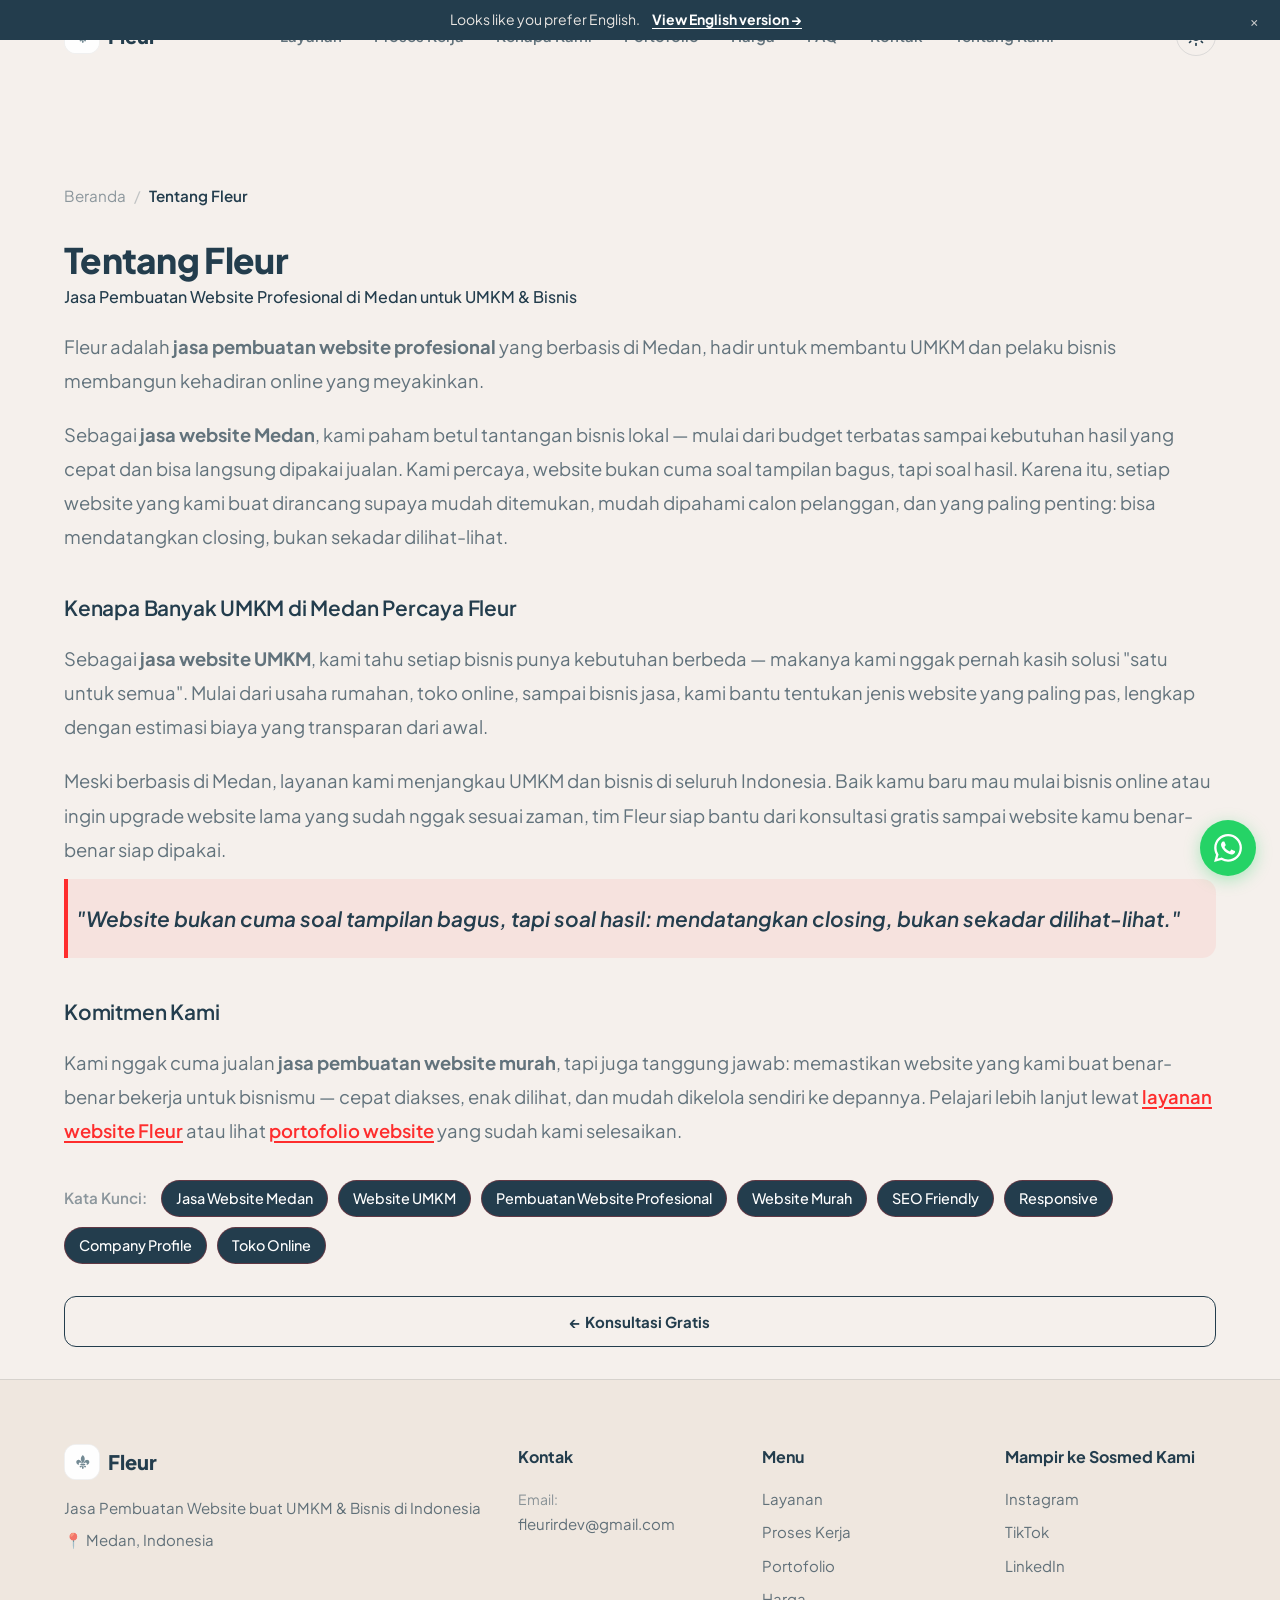
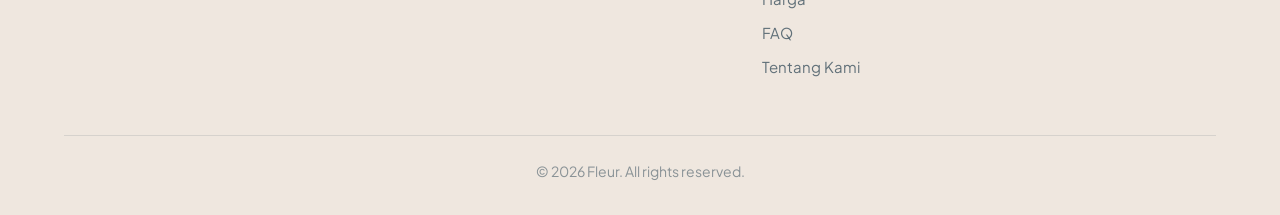
<file: aboutUs.html>
<!DOCTYPE html>
<html lang="id">

<head>
  <meta charset="UTF-8">
  <meta name="viewport" content="width=device-width, initial-scale=1.0">
  <meta http-equiv="X-UA-Compatible" content="IE=edge">

  <!-- SEO Meta -->
  <title>Fleur - Tentang Kami, Jasa Pembuatan Website UMKM Medan</title>
  <meta name="description"
    content="Fleur adalah jasa pembuatan website profesional di Medan untuk UMKM &amp; bisnis. Website murah, cepat, SEO friendly &amp; siap jualan. Konsultasi gratis.">
  <meta name="keywords"
    content="jasa pembuatan website medan, jasa website umkm, website murah medan, pembuatan website profesional, jasa website bisnis, seo friendly, website cepat, company profile, toko online">
  <meta name="robots" content="index, follow">
  <meta name="author" content="Fleur">
  <link rel="canonical" href="https://fleurirdev.com/aboutUs">

  <!-- Hreflang -->
  <link rel="alternate" hreflang="id" href="https://fleurirdev.com/aboutUs" />
  <link rel="alternate" hreflang="en" href="https://fleurirdev.com/en/aboutUs" />
  <link rel="alternate" hreflang="x-default" href="https://fleurirdev.com/aboutUs" />

  <!-- Open Graph -->
  <meta property="og:type" content="website">
  <meta property="og:url" content="https://fleurirdev.com/aboutUs">
  <meta property="og:title" content="Fleur - Tentang Kami, Jasa Pembuatan Website UMKM Medan">
  <meta property="og:description"
    content="Fleur adalah jasa pembuatan website profesional di Medan untuk UMKM &amp; bisnis. Website murah, cepat, SEO friendly &amp; siap jualan. Konsultasi gratis.">
  <meta property="og:image" content="https://fleurirdev.com/assets/logo.svg">
  <meta property="og:locale" content="id_ID">
  <meta property="og:site_name" content="Fleur">

  <!-- Twitter Card -->
  <meta name="twitter:card" content="summary_large_image">
  <meta name="twitter:title" content="Fleur - Tentang Kami, Jasa Pembuatan Website UMKM Medan">
  <meta name="twitter:description"
    content="Fleur adalah jasa pembuatan website profesional di Medan untuk UMKM &amp; bisnis. Website murah, cepat, SEO friendly &amp; siap jualan. Konsultasi gratis.">
  <meta name="twitter:image" content="https://fleurirdev.com/assets/logo.svg">

  <!-- Fonts -->
  <link rel="preconnect" href="https://fonts.googleapis.com">
  <link rel="preconnect" href="https://fonts.gstatic.com" crossorigin>
  <link href="https://fonts.googleapis.com/css2?family=Plus+Jakarta+Sans:wght@400;500;600;700;800&display=swap"
    rel="stylesheet">

  <!-- Styles -->
  <link rel="stylesheet" href="css/styles.css">

  <!-- Inline theme init (cegah FOUC) -->
  <script>
    (function () {
      try {
        var saved = localStorage.getItem("Fleur-theme");
        var theme = saved || "light";
        document.documentElement.setAttribute("data-theme", theme);
        document.documentElement.classList.add("js");
      } catch (e) {
        document.documentElement.classList.add("js");
      }
    })();
  </script>

  <link rel="icon" type="image/svg+xml" href="assets/logo.svg">

  <!-- JSON-LD Structured Data -->
  <script type="application/ld+json">
  {
    "@context": "https://schema.org",
    "@type": "AboutPage",
    "@id": "https://fleurirdev.com/aboutUs#aboutpage",
    "name": "Tentang Fleur — Jasa Pembuatan Website UMKM Medan",
    "url": "https://fleurirdev.com/aboutUs",
    "image": "https://fleurirdev.com/assets/logo.svg",
    "author": {
      "@type": "Organization",
      "name": "Fleur",
      "url": "https://fleurirdev.com",
      "address": {
        "@type": "PostalAddress",
        "addressLocality": "Medan",
        "addressCountry": "ID"
      }
    },
    "description": "Fleur adalah jasa pembuatan website profesional di Medan untuk UMKM & bisnis. Website murah, cepat, SEO friendly & siap jualan."
  }
  </script>

  <script type="application/ld+json">
  {
    "@context": "https://schema.org",
    "@type": "BreadcrumbList",
    "itemListElement": [
      {
        "@type": "ListItem",
        "position": 1,
        "name": "Beranda",
        "item": "https://fleurirdev.com"
      },
      {
        "@type": "ListItem",
        "position": 2,
        "name": "Tentang Fleur",
        "item": "https://fleurirdev.com/aboutUs"
      }
    ]
  }
  </script>

  <script type="application/ld+json">
  {
    "@context": "https://schema.org",
    "@type": "FAQPage",
    "mainEntity": [
      {
        "@type": "Question",
        "name": "Apa itu Fleur?",
        "acceptedAnswer": {
          "@type": "Answer",
          "text": "Fleur adalah jasa pembuatan website profesional berbasis di Medan yang membantu UMKM dan pelaku bisnis membangun kehadiran online melalui website murah, cepat, dan SEO friendly."
        }
      },
      {
        "@type": "Question",
        "name": "Apakah Fleur melayani klien di luar Medan?",
        "acceptedAnswer": {
          "@type": "Answer",
          "text": "Ya. Meski berbasis di Medan, layanan Fleur menjangkau UMKM dan bisnis di seluruh Indonesia — dari konsultasi gratis hingga website benar-benar siap dipakai."
        }
      },
      {
        "@type": "Question",
        "name": "Berapa biaya pembuatan website di Fleur?",
        "acceptedAnswer": {
          "@type": "Answer",
          "text": "Fleur memberikan estimasi biaya yang transparan dari awal sesuai jenis website, baik company profile, toko online, maupun website jasa. Hubungi kami untuk konsultasi gratis."
        }
      },
      {
        "@type": "Question",
        "name": "Apakah website dari Fleur sudah SEO friendly?",
        "acceptedAnswer": {
          "@type": "Answer",
          "text": "Ya. Setiap website dirancang mudah ditemukan di Google, responsif di HP, dan cepat diakses agar bisa mendatangkan calon pelanggan (closing), bukan sekadar dilihat-lihat."
        }
      }
    ]
  }
  </script>
</head>

<body>
  <!-- Smart Language Banner (auto-suggest by browser locale; no auto-redirect, SEO-safe) -->
  <div id="lang-banner" class="lang-banner" role="status" aria-live="polite" hidden>
    <span class="lang-banner__text" id="lang-banner-text"></span>
    <a href="#" class="lang-banner__link" id="lang-banner-link"></a>
    <button type="button" class="lang-banner__close" id="lang-banner-close" aria-label="Tutup">&times;</button>
  </div>

  <!-- Navbar -->
  <header class="header" id="header">
    <nav class="nav container" aria-label="Navigasi utama">
      <a href="index.html" class="nav__logo" aria-label="Fleur beranda">
        <img src="assets/logo.svg" class="nav__logo-img" alt="Fleur" width="36" height="36">
        <span class="nav__logo-text">Fleur</span>
      </a>

      <div class="nav__menu" id="nav-menu">
        <ul class="nav__list" id="nav-list" role="menubar">
          <li role="none"><a href="index.html#layanan" class="nav__link" role="menuitem"
              data-section="layanan">Layanan</a></li>
          <li role="none"><a href="index.html#proses" class="nav__link" role="menuitem"
              data-section="proses">Proses Kerja</a></li>
          <li role="none"><a href="index.html#kenapa" class="nav__link" role="menuitem"
              data-section="kenapa">Kenapa Kami</a></li>
          <li role="none"><a href="index.html#portofolio" class="nav__link" role="menuitem"
              data-section="portofolio">Portofolio</a></li>
          <li role="none"><a href="index.html#harga" class="nav__link" role="menuitem"
              data-section="harga">Harga</a></li>
          <li role="none"><a href="index.html#faq" class="nav__link" role="menuitem"
              data-section="faq">FAQ</a></li>
          <li role="none"><a href="index.html#kontak" class="nav__link" role="menuitem"
              data-section="kontak">Kontak</a></li>
          <li role="none"><a href="aboutUs.html" class="nav__link active" role="menuitem"
              data-section="tentang" aria-current="page">Tentang Kami</a></li>
        </ul>
      </div>

      <div class="nav__actions">
        <a href="en/aboutUs.html" class="lang-switcher" aria-label="Switch to English" title="English">EN</a>
        <button class="theme-toggle" id="theme-toggle" aria-label="Ganti tema" aria-pressed="false" type="button">
          <svg class="theme-toggle__icon theme-toggle__icon--sun" viewBox="0 0 24 24" fill="none" stroke="currentColor"
            stroke-width="2" stroke-linecap="round" stroke-linejoin="round" aria-hidden="true">
            <circle cx="12" cy="12" r="5"></circle>
            <line x1="12" y1="1" x2="12" y2="3"></line>
            <line x1="12" y1="21" x2="12" y2="23"></line>
            <line x1="4.22" y1="4.22" x2="5.64" y2="5.64"></line>
            <line x1="18.36" y1="18.36" x2="19.78" y2="19.78"></line>
            <line x1="1" y1="12" x2="3" y2="12"></line>
            <line x1="21" y1="12" x2="23" y2="12"></line>
            <line x1="4.22" y1="19.78" x2="5.64" y2="18.36"></line>
            <line x1="18.36" y1="5.64" x2="19.78" y2="4.22"></line>
          </svg>
          <svg class="theme-toggle__icon theme-toggle__icon--moon" viewBox="0 0 24 24" fill="none" stroke="currentColor"
            stroke-width="2" stroke-linecap="round" stroke-linejoin="round" aria-hidden="true">
            <path d="M21 12.79A9 9 0 1 1 11.21 3 7 7 0 0 0 21 12.79z"></path>
          </svg>
        </button>
        <button class="nav__hamburger" id="nav-hamburger" aria-label="Buka menu" aria-expanded="false"
          aria-controls="nav-menu" type="button">
          <span></span>
          <span></span>
          <span></span>
        </button>
      </div>
    </nav>
  </header>

  <div class="nav-backdrop" id="nav-backdrop" hidden></div>

  <main id="main-content">
    <section class="section project-detail" aria-labelledby="project-title">
      <div class="container">
        <nav class="project-detail__breadcrumb" aria-label="Breadcrumb">
          <a href="index.html">Beranda</a>
          <span class="sep" aria-hidden="true">/</span>
          <span aria-current="page">Tentang Fleur</span>
        </nav>

        <h1 class="project-detail__heading reveal" id="project-title">Tentang Fleur</h1>
        <p class="project-detail__subheading reveal">Jasa Pembuatan Website Profesional di Medan untuk UMKM &amp; Bisnis</p>

        <div class="project-detail__body reveal">
          <p class="">Fleur adalah <strong>jasa pembuatan website profesional</strong> yang berbasis di Medan, hadir untuk membantu UMKM dan pelaku bisnis membangun kehadiran online yang meyakinkan.</p>

          <p>Sebagai <strong>jasa website Medan</strong>, kami paham betul tantangan bisnis lokal — mulai dari budget terbatas sampai kebutuhan hasil yang cepat dan bisa langsung dipakai jualan. Kami percaya, website bukan cuma soal tampilan bagus, tapi soal hasil. Karena itu, setiap website yang kami buat dirancang supaya mudah ditemukan, mudah dipahami calon pelanggan, dan yang paling penting: bisa mendatangkan closing, bukan sekadar dilihat-lihat.</p>

          <h2 id="kenapa-umkm-medan-percaya-fleur">Kenapa Banyak UMKM di Medan Percaya Fleur</h2>
          <p>Sebagai <strong>jasa website UMKM</strong>, kami tahu setiap bisnis punya kebutuhan berbeda — makanya kami nggak pernah kasih solusi "satu untuk semua". Mulai dari usaha rumahan, toko online, sampai bisnis jasa, kami bantu tentukan jenis website yang paling pas, lengkap dengan estimasi biaya yang transparan dari awal.</p>
          <p>Meski berbasis di Medan, layanan kami menjangkau UMKM dan bisnis di seluruh Indonesia. Baik kamu baru mau mulai bisnis online atau ingin upgrade website lama yang sudah nggak sesuai zaman, tim Fleur siap bantu dari konsultasi gratis sampai website kamu benar-benar siap dipakai.</p>

          <blockquote class="project-detail__quote">
            "Website bukan cuma soal tampilan bagus, tapi soal hasil: mendatangkan closing, bukan sekadar dilihat-lihat."
          </blockquote>

          <h2 id="komitmen-fleur">Komitmen Kami</h2>
          <p>Kami nggak cuma jualan <strong>jasa pembuatan website murah</strong>, tapi juga tanggung jawab: memastikan website yang kami buat benar-benar bekerja untuk bisnismu — cepat diakses, enak dilihat, dan mudah dikelola sendiri ke depannya. Pelajari lebih lanjut lewat <a href="index.html#layanan">layanan website Fleur</a> atau lihat <a href="index.html#portofolio">portofolio website</a> yang sudah kami selesaikan.</p>
        </div>

        <!-- <div class="project-detail__faq reveal" aria-labelledby="faq-title">
          <h2 class="project-detail__faq-title" id="faq-title">Pertanyaan Seputar Fleur</h2>

          <details class="faq-item">
            <summary>Apa itu Fleur?</summary>
            <div class="faq-item__body">
              <p>Fleur adalah jasa pembuatan website profesional berbasis di Medan yang membantu UMKM dan pelaku bisnis membangun kehadiran online melalui website murah, cepat, dan SEO friendly.</p>
            </div>
          </details>

          <details class="faq-item">
            <summary>Apakah Fleur melayani klien di luar Medan?</summary>
            <div class="faq-item__body">
              <p>Ya. Meski berbasis di Medan, layanan Fleur menjangkau UMKM dan bisnis di seluruh Indonesia — dari konsultasi gratis hingga website benar-benar siap dipakai.</p>
            </div>
          </details>

          <details class="faq-item">
            <summary>Berapa biaya pembuatan website di Fleur?</summary>
            <div class="faq-item__body">
              <p>Fleur memberikan estimasi biaya yang transparan dari awal sesuai jenis website, baik company profile, toko online, maupun website jasa. Hubungi kami untuk konsultasi gratis.</p>
            </div>
          </details>

          <details class="faq-item">
            <summary>Apakah website dari Fleur sudah SEO friendly?</summary>
            <div class="faq-item__body">
              <p>Ya. Setiap website dirancang mudah ditemukan di Google, responsif di HP, dan cepat diakses agar bisa mendatangkan calon pelanggan (closing), bukan sekadar dilihat-lihat.</p>
            </div>
          </details>
        </div> -->

        <div class="project-detail__tags reveal">
          <span class="project-detail__tags-label">Kata Kunci:</span>
          <span class="tag">Jasa Website Medan</span>
          <span class="tag">Website UMKM</span>
          <span class="tag">Pembuatan Website Profesional</span>
          <span class="tag">Website Murah</span>
          <span class="tag">SEO Friendly</span>
          <span class="tag">Responsive</span>
          <span class="tag">Company Profile</span>
          <span class="tag">Toko Online</span>
        </div>

        <div class="project-detail__back reveal">
          <a href="index.html#kontak" class="btn btn--secondary btn--block">← Konsultasi Gratis</a>
        </div>
      </div>
    </section>
  </main>

  <!-- Footer -->
  <footer class="footer">
    <div class="container">
      <div class="footer__grid">
        <div class="footer__brand reveal">
          <a href="index.html" class="footer__logo" aria-label="Fleur beranda">
            <img src="assets/logo.svg" class="footer__logo-img" alt="Fleur" width="36" height="36">
            <span class="footer__logo-text">Fleur</span>
          </a>
          <p>Jasa Pembuatan Website buat UMKM &amp; Bisnis di Indonesia</p>
          <p class="footer__location">📍 Medan, Indonesia</p>
        </div>

        <div class="footer__contact reveal">
          <h3>Kontak</h3>
          <ul>
            <li>
              <span>Email:</span>
              <a href="mailto:fleurirdev@gmail.com">fleurirdev@gmail.com</a>
            </li>
          </ul>
        </div>

        <div class="footer__menu reveal">
          <h3>Menu</h3>
          <ul>
            <li><a href="index.html#layanan">Layanan</a></li>
            <li><a href="index.html#proses">Proses Kerja</a></li>
            <li><a href="index.html#portofolio">Portofolio</a></li>
            <li><a href="index.html#harga">Harga</a></li>
            <li><a href="index.html#faq">FAQ</a></li>
            <li><a href="aboutUs.html">Tentang Kami</a></li>
          </ul>
        </div>

        <div class="footer__social reveal">
          <h3>Mampir ke Sosmed Kami</h3>
          <ul>
            <li><a href="#" target="_blank" rel="noopener noreferrer">Instagram</a></li>
            <li><a href="#" target="_blank" rel="noopener noreferrer">TikTok</a></li>
            <li><a href="#" target="_blank" rel="noopener noreferrer">LinkedIn</a></li>
          </ul>
        </div>
      </div>

      <div class="footer__bottom">
        <p>© 2026 Fleur. All rights reserved.</p>
      </div>
    </div>
  </footer>

  <!-- Floating WhatsApp Button -->
  <a href="https://wa.me/62895623125607?text=Halo%20Fleur%2C%20saya%20mau%20konsultasi%20bikin%20website."
    class="floating-wa" id="floating-wa" aria-label="Chat WhatsApp" target="_blank" rel="noopener noreferrer">
    <svg viewBox="0 0 24 24" fill="currentColor" aria-hidden="true">
      <path
        d="M17.472 14.382c-.297-.149-1.758-.867-2.03-.967-.273-.099-.471-.148-.67.15-.197.297-.767.966-.94 1.164-.173.199-.347.223-.644.075-.297-.15-1.255-.463-2.39-1.475-.883-.788-1.48-1.761-1.653-2.059-.173-.297-.018-.458.13-.606.134-.133.298-.347.446-.52.149-.174.198-.298.298-.497.099-.198.05-.371-.025-.52-.075-.149-.669-1.612-.916-2.207-.242-.579-.487-.5-.669-.51-.173-.008-.371-.01-.57-.01-.198 0-.52.074-.792.372-.272.297-1.04 1.016-1.04 2.479 0 1.462 1.065 2.875 1.213 3.074.149.198 2.096 3.2 5.077 4.487.709.306 1.262.489 1.694.625.712.227 1.36.195 1.871.118.571-.085 1.758-.719 2.006-1.413.248-.694.248-1.289.173-1.413-.074-.124-.272-.198-.57-.347m-5.421 7.403h-.004a9.87 9.87 0 01-5.031-1.378l-.361-.214-3.741.982.998-3.648-.235-.374a9.86 9.86 0 01-1.51-5.26c.001-5.45 4.436-9.884 9.888-9.884 2.64 0 5.122 1.03 6.988 2.898a9.825 9.825 0 012.893 6.994c-.003 5.45-4.437 9.884-9.885 9.884m8.413-18.297A11.815 11.815 0 0012.05 0C5.495 0 .16 5.335.157 11.892c0 2.096.547 4.142 1.588 5.945L.057 24l6.305-1.654a11.882 11.882 0 005.683 1.448h.005c6.554 0 11.89-5.335 11.893-11.893a11.821 11.821 0 00-3.48-8.413z" />
    </svg>
    <span class="floating-wa__tooltip" id="floating-wa-tooltip">Ada pertanyaan? Chat kami</span>
  </a>

  <script src="js/main.js"></script>
  <!-- Language: auto-suggest by browser locale; navbar switch hidden from users
       (kept in HTML for crawlers). No redirect -> SEO-safe. -->
  <script>
  (function () {
    var banner = document.getElementById('lang-banner');
    var text = document.getElementById('lang-banner-text');
    var link = document.getElementById('lang-banner-link');
    var switcher = document.querySelector('.lang-switcher');
    // Hide persistent navbar switch from end-users; crawlers still see the link in HTML.
    if (switcher) switcher.classList.add('is-hidden');
    if (!banner || !text || !link) return;

    var path = location.pathname;
    var isEN = /\/en\//.test(path) || /(^|\/)en$/.test(path) || /\/en\/index\.html$/.test(path);

    // Manual override via ?lang= matching current page -> respect choice, don't nag.
    var forced = (new URLSearchParams(location.search)).get('lang');
    if ((forced === 'en' && isEN) || (forced === 'id' && !isEN)) {
      try { localStorage.setItem('fleur-lang-banner', '1'); } catch (e) {}
      return;
    }

    var dismissed = false;
    try { dismissed = localStorage.getItem('fleur-lang-banner') === '1'; } catch (e) {}
    if (dismissed) return;

    var lang = navigator.language || navigator.userLanguage || '';
    var isIdUser = /^id/i.test(lang);
    if (!switcher) return;
    var target = switcher.getAttribute('href');

    if (isEN && isIdUser) {
      text.textContent = 'Sepertinya Anda berbahasa Indonesia. ';
      link.textContent = 'Lihat versi Bahasa Indonesia →';
      link.setAttribute('href', target + '?lang=id');
      banner.hidden = false;
    } else if (!isEN && !isIdUser) {
      text.textContent = 'Looks like you prefer English. ';
      link.textContent = 'View English version →';
      link.setAttribute('href', target + '?lang=en');
      banner.hidden = false;
    }

    link.addEventListener('click', function () {
      try {
        localStorage.setItem('fleur-lang-banner', '1');
        localStorage.setItem('fleur-lang-pref', isEN ? 'id' : 'en');
      } catch (e) {}
    });

    var close = document.getElementById('lang-banner-close');
    if (close) {
      close.addEventListener('click', function () {
        banner.hidden = true;
        try { localStorage.setItem('fleur-lang-banner', '1'); } catch (e) {}
      });
    }
  })();
  </script>
</body>

</html>
</file>
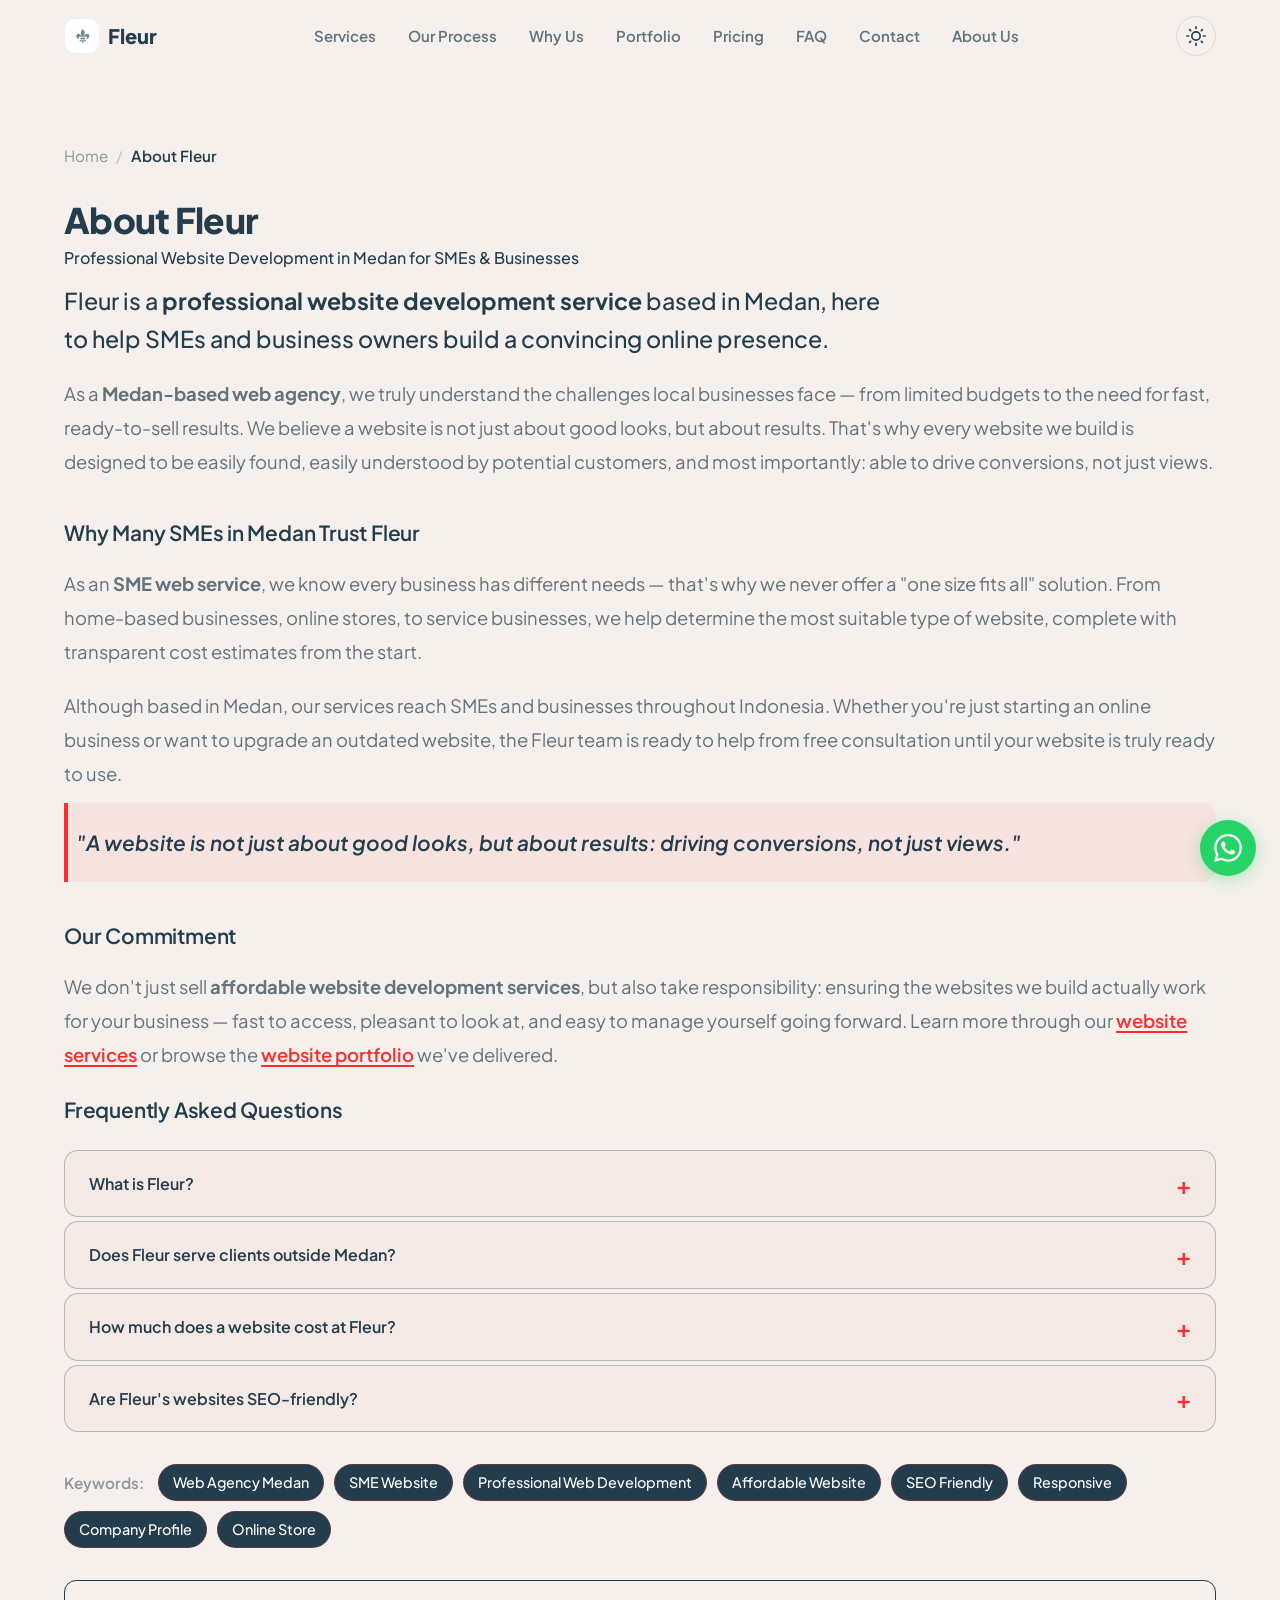
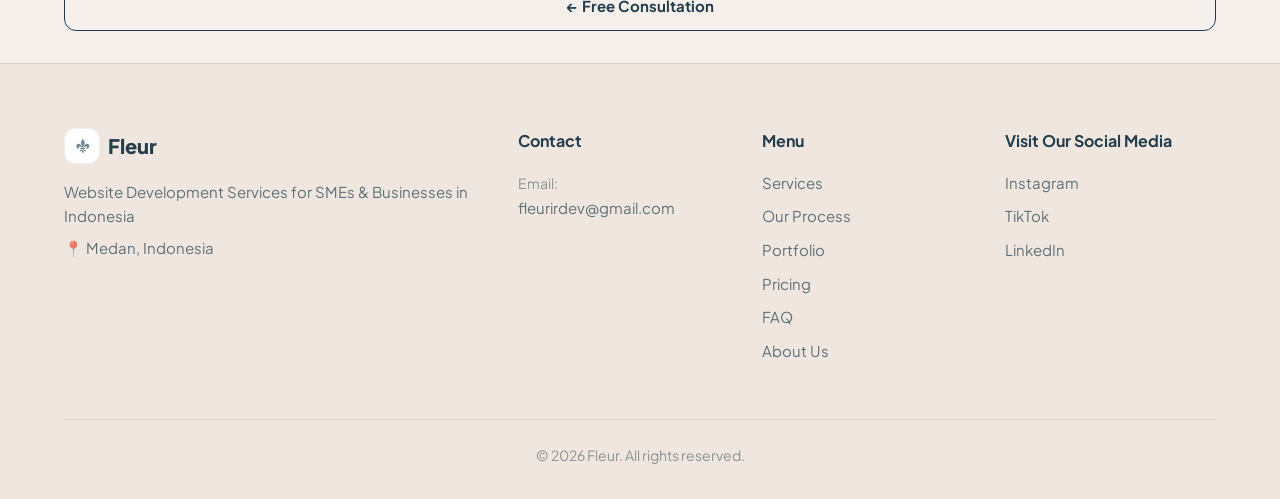
<file: en/aboutUs.html>
<!DOCTYPE html>
<html lang="en">

<head>
  <meta charset="UTF-8">
  <meta name="viewport" content="width=device-width, initial-scale=1.0">
  <meta http-equiv="X-UA-Compatible" content="IE=edge">

  <!-- SEO Meta -->
  <title>Fleur - About Us, Website Development for SMEs in Medan</title>
  <meta name="description"
    content="Fleur is a professional website development service based in Medan for SMEs &amp; businesses. Affordable, fast, SEO-friendly &amp; ready to sell. Free consultation.">
  <meta name="keywords"
    content="website development medan, web design for sme, affordable website services, professional website design, business website medan, seo friendly website, fast website, company profile, online store">
  <meta name="robots" content="index, follow">
  <meta name="author" content="Fleur">
  <link rel="canonical" href="https://fleurirdev.com/en/aboutUs">

  <!-- Hreflang -->
  <link rel="alternate" hreflang="id" href="https://fleurirdev.com/aboutUs" />
  <link rel="alternate" hreflang="en" href="https://fleurirdev.com/en/aboutUs" />
  <link rel="alternate" hreflang="x-default" href="https://fleurirdev.com/aboutUs" />

  <!-- Open Graph -->
  <meta property="og:type" content="website">
  <meta property="og:url" content="https://fleurirdev.com/en/aboutUs">
  <meta property="og:title" content="Fleur - About Us, Website Development for SMEs in Medan">
  <meta property="og:description"
    content="Fleur is a professional website development service based in Medan for SMEs &amp; businesses. Affordable, fast, SEO-friendly &amp; ready to sell. Free consultation.">
  <meta property="og:image" content="https://fleurirdev.com/assets/logo.svg">
  <meta property="og:locale" content="en_US">
  <meta property="og:site_name" content="Fleur">

  <!-- Twitter Card -->
  <meta name="twitter:card" content="summary_large_image">
  <meta name="twitter:title" content="Fleur - About Us, Website Development for SMEs in Medan">
  <meta name="twitter:description"
    content="Fleur is a professional website development service based in Medan for SMEs &amp; businesses. Affordable, fast, SEO-friendly &amp; ready to sell. Free consultation.">
  <meta name="twitter:image" content="https://fleurirdev.com/assets/logo.svg">

  <!-- Fonts -->
  <link rel="preconnect" href="https://fonts.googleapis.com">
  <link rel="preconnect" href="https://fonts.gstatic.com" crossorigin>
  <link href="https://fonts.googleapis.com/css2?family=Plus+Jakarta+Sans:wght@400;500;600;700;800&display=swap"
    rel="stylesheet">

  <!-- Styles -->
  <link rel="stylesheet" href="../css/styles.css">

  <!-- Inline theme init (prevent FOUC) -->
  <script>
    (function () {
      try {
        var saved = localStorage.getItem("Fleur-theme");
        var theme = saved || "light";
        document.documentElement.setAttribute("data-theme", theme);
        document.documentElement.classList.add("js");
      } catch (e) {
        document.documentElement.classList.add("js");
      }
    })();
  </script>

  <link rel="icon" type="image/svg+xml" href="../assets/logo.svg">

  <!-- JSON-LD Structured Data -->
  <script type="application/ld+json">
  {
    "@context": "https://schema.org",
    "@type": "AboutPage",
    "@id": "https://fleurirdev.com/en/aboutUs#aboutpage",
    "name": "About Fleur — Professional Website Development for SMEs in Medan",
    "url": "https://fleurirdev.com/en/aboutUs",
    "image": "https://fleurirdev.com/assets/logo.svg",
    "author": {
      "@type": "Organization",
      "name": "Fleur",
      "url": "https://fleurirdev.com",
      "address": {
        "@type": "PostalAddress",
        "addressLocality": "Medan",
        "addressCountry": "ID"
      }
    },
    "description": "Fleur is a professional website development service based in Medan for SMEs & businesses. Affordable, fast, SEO-friendly & ready to sell."
  }
  </script>

  <script type="application/ld+json">
  {
    "@context": "https://schema.org",
    "@type": "BreadcrumbList",
    "itemListElement": [
      {
        "@type": "ListItem",
        "position": 1,
        "name": "Home",
        "item": "https://fleurirdev.com/en/"
      },
      {
        "@type": "ListItem",
        "position": 2,
        "name": "About Fleur",
        "item": "https://fleurirdev.com/en/aboutUs"
      }
    ]
  }
  </script>

  <script type="application/ld+json">
  {
    "@context": "https://schema.org",
    "@type": "FAQPage",
    "mainEntity": [
      {
        "@type": "Question",
        "name": "What is Fleur?",
        "acceptedAnswer": {
          "@type": "Answer",
          "text": "Fleur is a professional website development service based in Medan that helps SMEs and businesses build an online presence through affordable, fast, and SEO-friendly websites."
        }
      },
      {
        "@type": "Question",
        "name": "Does Fleur serve clients outside Medan?",
        "acceptedAnswer": {
          "@type": "Answer",
          "text": "Yes. Although based in Medan, Fleur serves SMEs and businesses across Indonesia — from free consultation to a website that is truly ready to use."
        }
      },
      {
        "@type": "Question",
        "name": "How much does a website cost at Fleur?",
        "acceptedAnswer": {
          "@type": "Answer",
          "text": "Fleur provides transparent cost estimates from the start based on the type of website — company profile, online store, or service website. Contact us for a free consultation."
        }
      },
      {
        "@type": "Question",
        "name": "Are Fleur's websites SEO-friendly?",
        "acceptedAnswer": {
          "@type": "Answer",
          "text": "Yes. Every website is built to be easily found on Google, responsive on mobile, and fast to load — designed to bring customers (conversions), not just views."
        }
      }
    ]
  }
  </script>
</head>

<body>
  <!-- Smart Language Banner (auto-suggest by browser locale; no auto-redirect, SEO-safe) -->
  <div id="lang-banner" class="lang-banner" role="status" aria-live="polite" hidden>
    <span class="lang-banner__text" id="lang-banner-text"></span>
    <a href="#" class="lang-banner__link" id="lang-banner-link"></a>
    <button type="button" class="lang-banner__close" id="lang-banner-close" aria-label="Close">&times;</button>
  </div>

  <!-- Navbar -->
  <header class="header" id="header">
    <nav class="nav container" aria-label="Main navigation">
      <a href="index.html" class="nav__logo" aria-label="Fleur home">
        <img src="../assets/logo.svg" class="nav__logo-img" alt="Fleur" width="36" height="36">
        <span class="nav__logo-text">Fleur</span>
      </a>

      <div class="nav__menu" id="nav-menu">
        <ul class="nav__list" id="nav-list" role="menubar">
          <li role="none"><a href="index.html#services" class="nav__link" role="menuitem"
              data-section="services">Services</a></li>
          <li role="none"><a href="index.html#process" class="nav__link" role="menuitem"
              data-section="process">Our Process</a></li>
          <li role="none"><a href="index.html#why" class="nav__link" role="menuitem"
              data-section="why">Why Us</a></li>
          <li role="none"><a href="index.html#portfolio" class="nav__link" role="menuitem"
              data-section="portfolio">Portfolio</a></li>
          <li role="none"><a href="index.html#pricing" class="nav__link" role="menuitem"
              data-section="pricing">Pricing</a></li>
          <li role="none"><a href="index.html#faq" class="nav__link" role="menuitem"
              data-section="faq">FAQ</a></li>
          <li role="none"><a href="index.html#contact" class="nav__link" role="menuitem"
              data-section="contact">Contact</a></li>
          <li role="none"><a href="aboutUs.html" class="nav__link active" role="menuitem"
              data-section="about" aria-current="page">About Us</a></li>
        </ul>
      </div>

      <div class="nav__actions">
        <a href="../aboutUs.html" class="lang-switcher" aria-label="Switch to Indonesian" title="Bahasa Indonesia">ID</a>
        <button class="theme-toggle" id="theme-toggle" aria-label="Toggle theme" aria-pressed="false" type="button">
          <svg class="theme-toggle__icon theme-toggle__icon--sun" viewBox="0 0 24 24" fill="none" stroke="currentColor"
            stroke-width="2" stroke-linecap="round" stroke-linejoin="round" aria-hidden="true">
            <circle cx="12" cy="12" r="5"></circle>
            <line x1="12" y1="1" x2="12" y2="3"></line>
            <line x1="12" y1="21" x2="12" y2="23"></line>
            <line x1="4.22" y1="4.22" x2="5.64" y2="5.64"></line>
            <line x1="18.36" y1="18.36" x2="19.78" y2="19.78"></line>
            <line x1="1" y1="12" x2="3" y2="12"></line>
            <line x1="21" y1="12" x2="23" y2="12"></line>
            <line x1="4.22" y1="19.78" x2="5.64" y2="18.36"></line>
            <line x1="18.36" y1="5.64" x2="19.78" y2="4.22"></line>
          </svg>
          <svg class="theme-toggle__icon theme-toggle__icon--moon" viewBox="0 0 24 24" fill="none" stroke="currentColor"
            stroke-width="2" stroke-linecap="round" stroke-linejoin="round" aria-hidden="true">
            <path d="M21 12.79A9 9 0 1 1 11.21 3 7 7 0 0 0 21 12.79z"></path>
          </svg>
        </button>
        <button class="nav__hamburger" id="nav-hamburger" aria-label="Open menu" aria-expanded="false"
          aria-controls="nav-menu" type="button">
          <span></span>
          <span></span>
          <span></span>
        </button>
      </div>
    </nav>
  </header>

  <div class="nav-backdrop" id="nav-backdrop" hidden></div>

  <main id="main-content">
    <section class="section project-detail" aria-labelledby="project-title">
      <div class="container">
        <nav class="project-detail__breadcrumb" aria-label="Breadcrumb">
          <a href="index.html">Home</a>
          <span class="sep" aria-hidden="true">/</span>
          <span aria-current="page">About Fleur</span>
        </nav>

        <h1 class="project-detail__heading reveal" id="project-title">About Fleur</h1>
        <p class="project-detail__subheading reveal">Professional Website Development in Medan for SMEs &amp; Businesses</p>

        <div class="project-detail__body reveal">
          <p class="lead">Fleur is a <strong>professional website development service</strong> based in Medan, here to help SMEs and business owners build a convincing online presence.</p>

          <p>As a <strong>Medan-based web agency</strong>, we truly understand the challenges local businesses face — from limited budgets to the need for fast, ready-to-sell results. We believe a website is not just about good looks, but about results. That's why every website we build is designed to be easily found, easily understood by potential customers, and most importantly: able to drive conversions, not just views.</p>

          <h2 id="why-smes-in-medan-trust-fleur">Why Many SMEs in Medan Trust Fleur</h2>
          <p>As an <strong>SME web service</strong>, we know every business has different needs — that's why we never offer a "one size fits all" solution. From home-based businesses, online stores, to service businesses, we help determine the most suitable type of website, complete with transparent cost estimates from the start.</p>
          <p>Although based in Medan, our services reach SMEs and businesses throughout Indonesia. Whether you're just starting an online business or want to upgrade an outdated website, the Fleur team is ready to help from free consultation until your website is truly ready to use.</p>

          <blockquote class="project-detail__quote">
            "A website is not just about good looks, but about results: driving conversions, not just views."
          </blockquote>

          <h2 id="our-commitment">Our Commitment</h2>
          <p>We don't just sell <strong>affordable website development services</strong>, but also take responsibility: ensuring the websites we build actually work for your business — fast to access, pleasant to look at, and easy to manage yourself going forward. Learn more through our <a href="index.html#services">website services</a> or browse the <a href="index.html#portfolio">website portfolio</a> we've delivered.</p>
        </div>

        <div class="project-detail__faq reveal" aria-labelledby="faq-title">
          <h2 class="project-detail__faq-title" id="faq-title">Frequently Asked Questions</h2>

          <details class="faq-item">
            <summary>What is Fleur?</summary>
            <div class="faq-item__body">
              <p>Fleur is a professional website development service based in Medan that helps SMEs and businesses build an online presence through affordable, fast, and SEO-friendly websites.</p>
            </div>
          </details>

          <details class="faq-item">
            <summary>Does Fleur serve clients outside Medan?</summary>
            <div class="faq-item__body">
              <p>Yes. Although based in Medan, Fleur serves SMEs and businesses across Indonesia — from free consultation to a website that is truly ready to use.</p>
            </div>
          </details>

          <details class="faq-item">
            <summary>How much does a website cost at Fleur?</summary>
            <div class="faq-item__body">
              <p>Fleur provides transparent cost estimates from the start based on the type of website — company profile, online store, or service website. Contact us for a free consultation.</p>
            </div>
          </details>

          <details class="faq-item">
            <summary>Are Fleur's websites SEO-friendly?</summary>
            <div class="faq-item__body">
              <p>Yes. Every website is built to be easily found on Google, responsive on mobile, and fast to load — designed to bring customers (conversions), not just views.</p>
            </div>
          </details>
        </div>

        <div class="project-detail__tags reveal">
          <span class="project-detail__tags-label">Keywords:</span>
          <span class="tag">Web Agency Medan</span>
          <span class="tag">SME Website</span>
          <span class="tag">Professional Web Development</span>
          <span class="tag">Affordable Website</span>
          <span class="tag">SEO Friendly</span>
          <span class="tag">Responsive</span>
          <span class="tag">Company Profile</span>
          <span class="tag">Online Store</span>
        </div>

        <div class="project-detail__back reveal">
          <a href="index.html#contact" class="btn btn--secondary btn--block">← Free Consultation</a>
        </div>
      </div>
    </section>
  </main>

  <!-- Footer -->
  <footer class="footer">
    <div class="container">
      <div class="footer__grid">
        <div class="footer__brand reveal">
          <a href="index.html" class="footer__logo" aria-label="Fleur home">
            <img src="../assets/logo.svg" class="footer__logo-img" alt="Fleur" width="36" height="36">
            <span class="footer__logo-text">Fleur</span>
          </a>
          <p>Website Development Services for SMEs &amp; Businesses in Indonesia</p>
          <p class="footer__location">📍 Medan, Indonesia</p>
        </div>

        <div class="footer__contact reveal">
          <h3>Contact</h3>
          <ul>
            <li>
              <span>Email:</span>
              <a href="mailto:fleurirdev@gmail.com">fleurirdev@gmail.com</a>
            </li>
          </ul>
        </div>

        <div class="footer__menu reveal">
          <h3>Menu</h3>
          <ul>
            <li><a href="index.html#services">Services</a></li>
            <li><a href="index.html#process">Our Process</a></li>
            <li><a href="index.html#portfolio">Portfolio</a></li>
            <li><a href="index.html#pricing">Pricing</a></li>
            <li><a href="index.html#faq">FAQ</a></li>
            <li><a href="aboutUs.html">About Us</a></li>
          </ul>
        </div>

        <div class="footer__social reveal">
          <h3>Visit Our Social Media</h3>
          <ul>
            <li><a href="#" target="_blank" rel="noopener noreferrer">Instagram</a></li>
            <li><a href="#" target="_blank" rel="noopener noreferrer">TikTok</a></li>
            <li><a href="#" target="_blank" rel="noopener noreferrer">LinkedIn</a></li>
          </ul>
        </div>
      </div>

      <div class="footer__bottom">
        <p>© 2026 Fleur. All rights reserved.</p>
      </div>
    </div>
  </footer>

  <!-- Floating WhatsApp Button -->
  <a href="https://wa.me/62895623125607?text=Hi%20Fleur%2C%20I%20want%20to%20consult%20about%20building%20a%20website."
    class="floating-wa" id="floating-wa" aria-label="Chat WhatsApp" target="_blank" rel="noopener noreferrer">
    <svg viewBox="0 0 24 24" fill="currentColor" aria-hidden="true">
      <path
        d="M17.472 14.382c-.297-.149-1.758-.867-2.03-.967-.273-.099-.471-.148-.67.15-.197.297-.767.966-.94 1.164-.173.199-.347.223-.644.075-.297-.15-1.255-.463-2.39-1.475-.883-.788-1.48-1.761-1.653-2.059-.173-.297-.018-.458.13-.606.134-.133.298-.347.446-.52.149-.174.198-.298.298-.497.099-.198.05-.371-.025-.52-.075-.149-.669-1.612-.916-2.207-.242-.579-.487-.5-.669-.51-.173-.008-.371-.01-.57-.01-.198 0-.52.074-.792.372-.272.297-1.04 1.016-1.04 2.479 0 1.462 1.065 2.875 1.213 3.074.149.198 2.096 3.2 5.077 4.487.709.306 1.262.489 1.694.625.712.227 1.36.195 1.871.118.571-.085 1.758-.719 2.006-1.413.248-.694.248-1.289.173-1.413-.074-.124-.272-.198-.57-.347m-5.421 7.403h-.004a9.87 9.87 0 01-5.031-1.378l-.361-.214-3.741.982.998-3.648-.235-.374a9.86 9.86 0 01-1.51-5.26c.001-5.45 4.436-9.884 9.888-9.884 2.64 0 5.122 1.03 6.988 2.898a9.825 9.825 0 012.893 6.994c-.003 5.45-4.437 9.884-9.885 9.884m8.413-18.297A11.815 11.815 0 0012.05 0C5.495 0 .16 5.335.157 11.892c0 2.096.547 4.142 1.588 5.945L.057 24l6.305-1.654a11.882 11.882 0 005.683 1.448h.005c6.554 0 11.89-5.335 11.893-11.893a11.821 11.821 0 00-3.48-8.413z" />
    </svg>
    <span class="floating-wa__tooltip" id="floating-wa-tooltip">Any questions? Chat with us</span>
  </a>

  <script src="../js/main.js"></script>
  <!-- Language: auto-suggest by browser locale; navbar switch hidden from users
       (kept in HTML for crawlers). No redirect -> SEO-safe. -->
  <script>
  (function () {
    var banner = document.getElementById('lang-banner');
    var text = document.getElementById('lang-banner-text');
    var link = document.getElementById('lang-banner-link');
    var switcher = document.querySelector('.lang-switcher');
    // Hide persistent navbar switch from end-users; crawlers still see the link in HTML.
    if (switcher) switcher.classList.add('is-hidden');
    if (!banner || !text || !link) return;

    var path = location.pathname;
    var isEN = /\/en\//.test(path) || /(^|\/)en$/.test(path) || /\/en\/index\.html$/.test(path);

    // Manual override via ?lang= matching current page -> respect choice, don't nag.
    var forced = (new URLSearchParams(location.search)).get('lang');
    if ((forced === 'en' && isEN) || (forced === 'id' && !isEN)) {
      try { localStorage.setItem('fleur-lang-banner', '1'); } catch (e) {}
      return;
    }

    var dismissed = false;
    try { dismissed = localStorage.getItem('fleur-lang-banner') === '1'; } catch (e) {}
    if (dismissed) return;

    var lang = navigator.language || navigator.userLanguage || '';
    var isIdUser = /^id/i.test(lang);
    if (!switcher) return;
    var target = switcher.getAttribute('href');

    if (isEN && isIdUser) {
      text.textContent = 'Sepertinya Anda berbahasa Indonesia. ';
      link.textContent = 'Lihat versi Bahasa Indonesia →';
      link.setAttribute('href', target + '?lang=id');
      banner.hidden = false;
    } else if (!isEN && !isIdUser) {
      text.textContent = 'Looks like you prefer English. ';
      link.textContent = 'View English version →';
      link.setAttribute('href', target + '?lang=en');
      banner.hidden = false;
    }

    link.addEventListener('click', function () {
      try {
        localStorage.setItem('fleur-lang-banner', '1');
        localStorage.setItem('fleur-lang-pref', isEN ? 'id' : 'en');
      } catch (e) {}
    });

    var close = document.getElementById('lang-banner-close');
    if (close) {
      close.addEventListener('click', function () {
        banner.hidden = true;
        try { localStorage.setItem('fleur-lang-banner', '1'); } catch (e) {}
      });
    }
  })();
  </script>
</body>

</html>
</file>
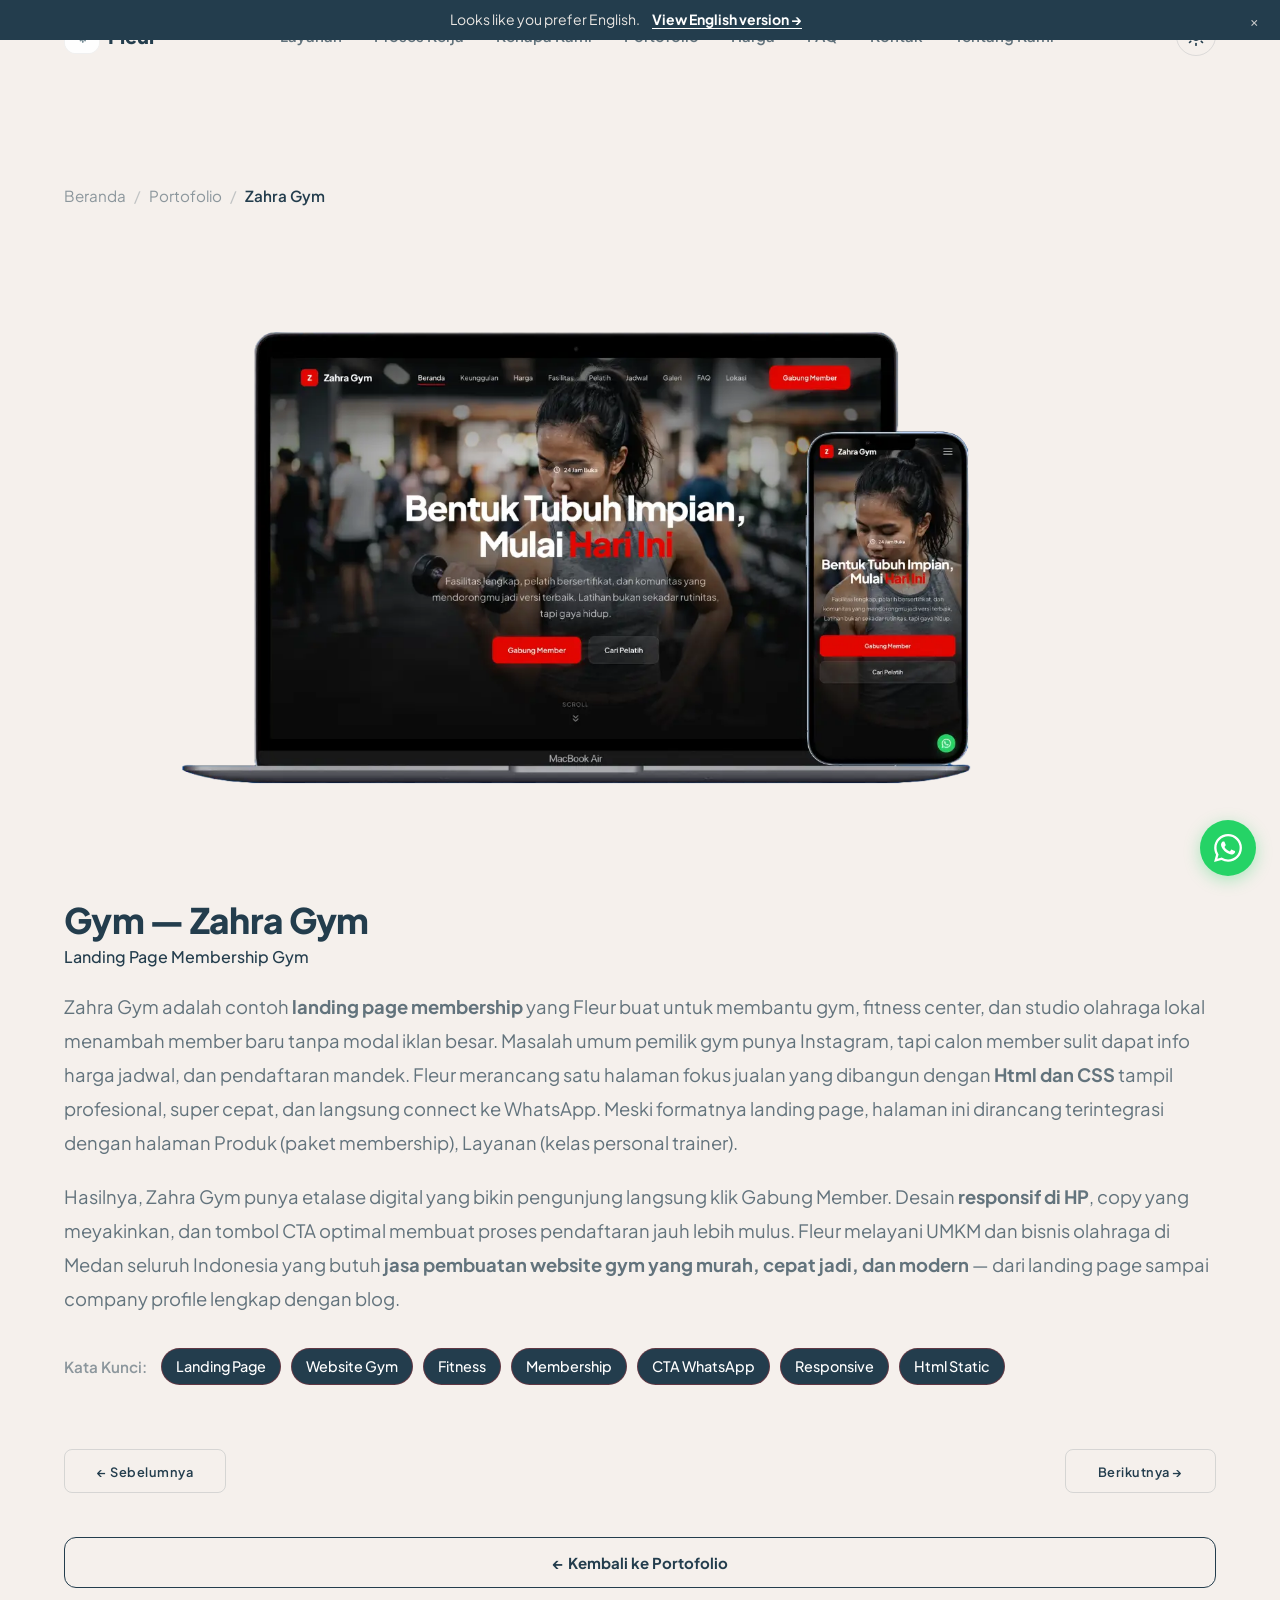
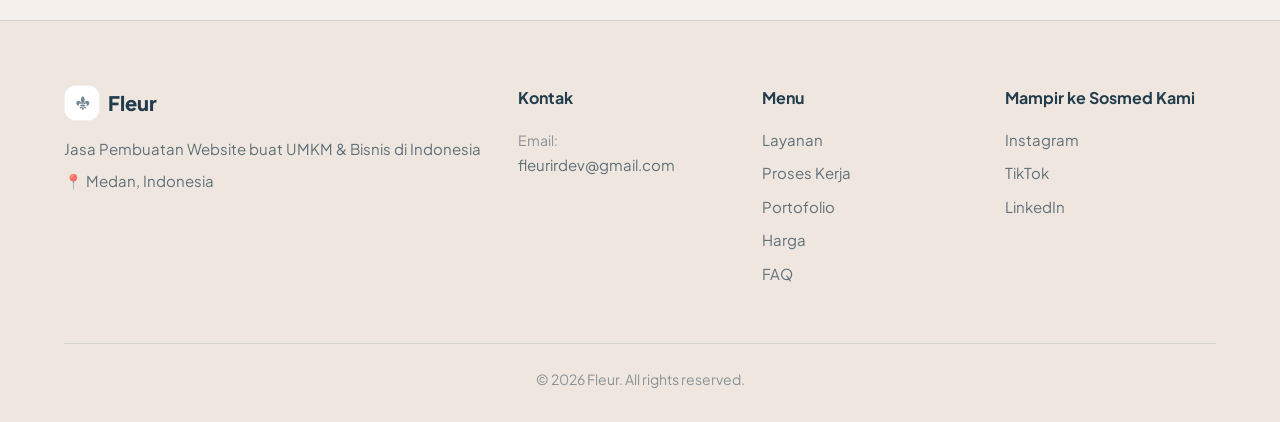
<file: portofolio/gym-zahra.html>
<!DOCTYPE html>
<html lang="id">

<head>
  <meta charset="UTF-8">
  <meta name="viewport" content="width=device-width, initial-scale=1.0">
  <meta http-equiv="X-UA-Compatible" content="IE=edge">

  <!-- SEO Meta -->
  <title>Fleur - Landing Page Gym, Jasa Website Fitness Medan</title>
  <meta name="description"
    content="Landing page gym cepat &amp; WhatsApp-ready oleh Fleur. Jasa pembuatan website fitness &amp; studio olahraga murah di Medan. Konsultasi gratis.">
  <meta name="keywords"
    content="jasa pembuatan website gym, website gym, jasa pembuatan website fitness, jasa pembuatan website medan, jasa website umkm, landing page murah, website cepat, next.js">
  <meta name="robots" content="index, follow">
  <meta name="author" content="Fleur">
  <link rel="canonical" href="https://fleurirdev.com/portofolio/gym-zahra">

  <!-- Hreflang -->
  <link rel="alternate" hreflang="id" href="https://fleurirdev.com/portofolio/gym-zahra" />
  <link rel="alternate" hreflang="en" href="https://fleurirdev.com/en/portofolio/gym-zahra" />
  <link rel="alternate" hreflang="x-default" href="https://fleurirdev.com/portofolio/gym-zahra" />

  <!-- Open Graph -->
  <meta property="og:type" content="article">
  <meta property="og:url" content="https://fleurirdev.com/portofolio/gym-zahra">
  <meta property="og:title" content="Fleur - Landing Page Gym, Jasa Website Fitness Medan">
  <meta property="og:description"
    content="Contoh landing page membership gym oleh Fleur: cepat, responsif, &amp; langsung connect WhatsApp. Jasa pembuatan website gym, fitness, &amp; studio olahraga yang murah &amp; profesional di Medan.">
  <meta property="og:image" content="https://fleurirdev.com/assets/gym-sample.webp">
  <meta property="og:locale" content="id_ID">
  <meta property="og:site_name" content="Fleur">

  <!-- Twitter Card -->
  <meta name="twitter:card" content="summary_large_image">
  <meta name="twitter:title" content="Fleur - Landing Page Gym, Jasa Website Fitness Medan">
  <meta name="twitter:description"
    content="Contoh landing page membership gym oleh Fleur: cepat, responsif, &amp; langsung connect WhatsApp. Jasa pembuatan website gym, fitness, &amp; studio olahraga yang murah &amp; profesional di Medan.">
  <meta name="twitter:image" content="https://fleurirdev.com/assets/gym-sample.webp">

  <!-- Fonts -->
  <link rel="preconnect" href="https://fonts.googleapis.com">
  <link rel="preconnect" href="https://fonts.gstatic.com" crossorigin>
  <link href="https://fonts.googleapis.com/css2?family=Plus+Jakarta+Sans:wght@400;500;600;700;800&display=swap"
    rel="stylesheet">

  <!-- Styles -->
  <link rel="stylesheet" href="../css/styles.css">

  <!-- Inline theme init (cegah FOUC) -->
  <script>
    (function () {
      try {
        var saved = localStorage.getItem("Fleur-theme");
        var theme = saved || "light";
        document.documentElement.setAttribute("data-theme", theme);
        document.documentElement.classList.add("js");
      } catch (e) {
        document.documentElement.classList.add("js");
      }
    })();
  </script>

  <link rel="icon" type="image/svg+xml" href="../assets/logo.svg">

  <!-- JSON-LD Structured Data -->
  <script type="application/ld+json">
  {
    "@context": "https://schema.org",
    "@type": "CreativeWork",
    "name": "Landing Page Membership Gym — Zahra Gym",
    "url": "https://fleurirdev.com/portofolio/gym-zahra",
    "image": "https://fleurirdev.com/assets/gym-sample.webp",
    "author": { "@type": "Organization", "name": "Fleur" },
    "description": "Contoh landing page membership gym oleh Fleur: cepat, responsif, &amp; langsung connect WhatsApp. Jasa pembuatan website gym, fitness, &amp; studio olahraga yang murah &amp; profesional di Medan."
  }
  </script>
</head>

<body>
  <!-- Smart Language Banner (auto-suggest by browser locale; no auto-redirect, SEO-safe) -->
  <div id="lang-banner" class="lang-banner" role="status" aria-live="polite" hidden>
    <span class="lang-banner__text" id="lang-banner-text"></span>
    <a href="#" class="lang-banner__link" id="lang-banner-link"></a>
    <button type="button" class="lang-banner__close" id="lang-banner-close" aria-label="Tutup">&times;</button>
  </div>

  <!-- Navbar -->
  <header class="header" id="header">
    <nav class="nav container" aria-label="Navigasi utama">
      <a href="../index.html" class="nav__logo" aria-label="Fleur beranda">
        <img src="../assets/logo.svg" class="nav__logo-img" alt="Fleur" width="36" height="36">
        <span class="nav__logo-text">Fleur</span>
      </a>

      <div class="nav__menu" id="nav-menu">
        <ul class="nav__list" id="nav-list" role="menubar">
          <li role="none"><a href="../index.html#layanan" class="nav__link" role="menuitem"
              data-section="layanan">Layanan</a></li>
          <li role="none"><a href="../index.html#proses" class="nav__link" role="menuitem"
              data-section="proses">Proses Kerja</a></li>
          <li role="none"><a href="../index.html#kenapa" class="nav__link" role="menuitem"
              data-section="kenapa">Kenapa Kami</a></li>
          <li role="none"><a href="../index.html#portofolio" class="nav__link" role="menuitem"
              data-section="portofolio">Portofolio</a></li>
          <li role="none"><a href="../index.html#harga" class="nav__link" role="menuitem"
              data-section="harga">Harga</a></li>
          <li role="none"><a href="../index.html#faq" class="nav__link" role="menuitem"
              data-section="faq">FAQ</a></li>
          <li role="none"><a href="../index.html#kontak" class="nav__link" role="menuitem"
              data-section="kontak">Kontak</a></li>
          <li role="none"><a href="../aboutUs.html" class="nav__link" role="menuitem"
              data-section="tentang">Tentang Kami</a></li>
        </ul>
      </div>

      <div class="nav__actions">
        <a href="../en/portofolio/gym-zahra.html" class="lang-switcher" aria-label="Switch to English" title="English">EN</a>
        <button class="theme-toggle" id="theme-toggle" aria-label="Ganti tema" aria-pressed="false" type="button">
          <svg class="theme-toggle__icon theme-toggle__icon--sun" viewBox="0 0 24 24" fill="none" stroke="currentColor"
            stroke-width="2" stroke-linecap="round" stroke-linejoin="round" aria-hidden="true">
            <circle cx="12" cy="12" r="5"></circle>
            <line x1="12" y1="1" x2="12" y2="3"></line>
            <line x1="12" y1="21" x2="12" y2="23"></line>
            <line x1="4.22" y1="4.22" x2="5.64" y2="5.64"></line>
            <line x1="18.36" y1="18.36" x2="19.78" y2="19.78"></line>
            <line x1="1" y1="12" x2="3" y2="12"></line>
            <line x1="21" y1="12" x2="23" y2="12"></line>
            <line x1="4.22" y1="19.78" x2="5.64" y2="18.36"></line>
            <line x1="18.36" y1="5.64" x2="19.78" y2="4.22"></line>
          </svg>
          <svg class="theme-toggle__icon theme-toggle__icon--moon" viewBox="0 0 24 24" fill="none" stroke="currentColor"
            stroke-width="2" stroke-linecap="round" stroke-linejoin="round" aria-hidden="true">
            <path d="M21 12.79A9 9 0 1 1 11.21 3 7 7 0 0 0 21 12.79z"></path>
          </svg>
        </button>
        <button class="nav__hamburger" id="nav-hamburger" aria-label="Buka menu" aria-expanded="false"
          aria-controls="nav-menu" type="button">
          <span></span>
          <span></span>
          <span></span>
        </button>
      </div>
    </nav>
  </header>

  <div class="nav-backdrop" id="nav-backdrop" hidden></div>

  <main id="main-content">
    <section class="section project-detail" aria-labelledby="project-title">
      <div class="container">
        <nav class="project-detail__breadcrumb" aria-label="Breadcrumb">
          <a href="../index.html">Beranda</a>
          <span class="sep" aria-hidden="true">/</span>
          <a href="../index.html#portofolio">Portofolio</a>
          <span class="sep" aria-hidden="true">/</span>
          <span aria-current="page">Zahra Gym</span>
        </nav>

        <div class="project-detail__hero reveal">
          <img src="../assets/gym-sample.webp" alt="Website gym dan olahraga Zahra Gym — Fleur" width="1200"
            height="675">
        </div>

        <h1 class="project-detail__heading reveal" id="project-title">Gym — Zahra Gym</h1>
        <p class="project-detail__subheading reveal">Landing Page Membership Gym</p>

        <div class="project-detail__body reveal">
          <p>Zahra Gym adalah contoh <strong>landing page membership</strong> yang Fleur buat untuk membantu gym, fitness center, dan studio olahraga lokal menambah member baru tanpa modal iklan besar. Masalah umum pemilik gym punya Instagram, tapi calon member sulit dapat info harga  jadwal, dan pendaftaran mandek. Fleur merancang satu halaman fokus jualan yang dibangun dengan <strong>Html dan CSS</strong>  tampil profesional, super cepat, dan langsung connect ke WhatsApp. Meski formatnya landing page, halaman ini dirancang terintegrasi dengan halaman Produk (paket membership), Layanan (kelas  personal trainer).</p>
          <p>Hasilnya, Zahra Gym punya etalase digital yang bikin pengunjung langsung klik Gabung Member. Desain <strong>responsif di HP</strong>, copy yang meyakinkan, dan tombol CTA optimal membuat proses pendaftaran jauh lebih mulus. Fleur melayani UMKM dan bisnis olahraga di Medan  seluruh Indonesia yang butuh <strong>jasa pembuatan website gym yang murah, cepat jadi, dan modern</strong> &mdash; dari landing page sampai company profile lengkap dengan blog.</p>
        </div>

        <div class="project-detail__tags reveal">
          <span class="project-detail__tags-label">Kata Kunci:</span>
          <span class="tag">Landing Page</span>
          <span class="tag">Website Gym</span>
          <span class="tag">Fitness</span>
          <span class="tag">Membership</span>
          <span class="tag">CTA WhatsApp</span>
          <span class="tag">Responsive</span>
          <span class="tag">Html Static</span>
        </div>

        <div class="project-detail__pager reveal">
          <a class="pager-link pager__prev" href="klinik-kecantikan.html" rel="prev">
            <span class="pager__dir">← Sebelumnya</span>
          </a>
          <a class="pager-link pager__next" href="self-order-qris.html" rel="next">
            <span class="pager__dir">Berikutnya →</span>
          </a>
        </div>

        <div class="project-detail__back reveal">
          <a href="../index.html#portofolio" class="btn btn--secondary btn--block">← Kembali ke Portofolio</a>
        </div>
      </div>
    </section>
  </main>

  <!-- Footer -->
  <footer class="footer">
    <div class="container">
      <div class="footer__grid">
        <div class="footer__brand reveal">
          <a href="../index.html" class="footer__logo" aria-label="Fleur beranda">
            <img src="../assets/logo.svg" class="footer__logo-img" alt="Fleur" width="36" height="36">
            <span class="footer__logo-text">Fleur</span>
          </a>
          <p>Jasa Pembuatan Website buat UMKM &amp; Bisnis di Indonesia</p>
          <p class="footer__location">📍 Medan, Indonesia</p>
        </div>

        <div class="footer__contact reveal">
          <h3>Kontak</h3>
          <ul>
            <!-- <li>
              <span>WhatsApp:</span>
              <a href="https://wa.me/62895623125607?text=Halo%20Fleur%2C%20saya%20mau%20konsultasi%20bikin%20website."
                target="_blank" rel="noopener noreferrer">+62 81234567890</a>
            </li> -->
            <li>
              <span>Email:</span>
              <a href="mailto:fleurirdev@gmail.com">fleurirdev@gmail.com</a>
            </li>
          </ul>
        </div>

        <div class="footer__menu reveal">
          <h3>Menu</h3>
          <ul>
            <li><a href="../index.html#layanan">Layanan</a></li>
            <li><a href="../index.html#proses">Proses Kerja</a></li>
            <li><a href="../index.html#portofolio">Portofolio</a></li>
            <li><a href="../index.html#harga">Harga</a></li>
            <li><a href="../index.html#faq">FAQ</a></li>
          </ul>
        </div>

        <div class="footer__social reveal">
          <h3>Mampir ke Sosmed Kami</h3>
          <ul>
            <li><a href="#" target="_blank" rel="noopener noreferrer">Instagram</a></li>
            <li><a href="#" target="_blank" rel="noopener noreferrer">TikTok</a></li>
            <li><a href="#" target="_blank" rel="noopener noreferrer">LinkedIn</a></li>
          </ul>
        </div>
      </div>

      <div class="footer__bottom">
        <p>© 2026 Fleur. All rights reserved.</p>
      </div>
    </div>
  </footer>

  <!-- Floating WhatsApp Button -->
  <a href="https://wa.me/62895623125607?text=Halo%20Fleur%2C%20saya%20mau%20konsultasi%20bikin%20website."
    class="floating-wa" id="floating-wa" aria-label="Chat WhatsApp" target="_blank" rel="noopener noreferrer">
    <svg viewBox="0 0 24 24" fill="currentColor" aria-hidden="true">
      <path
        d="M17.472 14.382c-.297-.149-1.758-.867-2.03-.967-.273-.099-.471-.148-.67.15-.197.297-.767.966-.94 1.164-.173.199-.347.223-.644.075-.297-.15-1.255-.463-2.39-1.475-.883-.788-1.48-1.761-1.653-2.059-.173-.297-.018-.458.13-.606.134-.133.298-.347.446-.52.149-.174.198-.298.298-.497.099-.198.05-.371-.025-.52-.075-.149-.669-1.612-.916-2.207-.242-.579-.487-.5-.669-.51-.173-.008-.371-.01-.57-.01-.198 0-.52.074-.792.372-.272.297-1.04 1.016-1.04 2.479 0 1.462 1.065 2.875 1.213 3.074.149.198 2.096 3.2 5.077 4.487.709.306 1.262.489 1.694.625.712.227 1.36.195 1.871.118.571-.085 1.758-.719 2.006-1.413.248-.694.248-1.289.173-1.413-.074-.124-.272-.198-.57-.347m-5.421 7.403h-.004a9.87 9.87 0 01-5.031-1.378l-.361-.214-3.741.982.998-3.648-.235-.374a9.86 9.86 0 01-1.51-5.26c.001-5.45 4.436-9.884 9.888-9.884 2.64 0 5.122 1.03 6.988 2.898a9.825 9.825 0 012.893 6.994c-.003 5.45-4.437 9.884-9.885 9.884m8.413-18.297A11.815 11.815 0 0012.05 0C5.495 0 .16 5.335.157 11.892c0 2.096.547 4.142 1.588 5.945L.057 24l6.305-1.654a11.882 11.882 0 005.683 1.448h.005c6.554 0 11.89-5.335 11.893-11.893a11.821 11.821 0 00-3.48-8.413z" />
    </svg>
    <span class="floating-wa__tooltip" id="floating-wa-tooltip">Ada pertanyaan? Chat kami</span>
  </a>

  <script src="../js/main.js"></script>
  <!-- Language: auto-suggest by browser locale; navbar switch hidden from users
       (kept in HTML for crawlers). No redirect -> SEO-safe. -->
  <script>
  (function () {
    var banner = document.getElementById('lang-banner');
    var text = document.getElementById('lang-banner-text');
    var link = document.getElementById('lang-banner-link');
    var switcher = document.querySelector('.lang-switcher');
    // Hide persistent navbar switch from end-users; crawlers still see the link in HTML.
    if (switcher) switcher.classList.add('is-hidden');
    if (!banner || !text || !link) return;

    var path = location.pathname;
    var isEN = /\/en\//.test(path) || /(^|\/)en$/.test(path) || /\/en\/index\.html$/.test(path);

    // Manual override via ?lang= matching current page -> respect choice, don't nag.
    var forced = (new URLSearchParams(location.search)).get('lang');
    if ((forced === 'en' && isEN) || (forced === 'id' && !isEN)) {
      try { localStorage.setItem('fleur-lang-banner', '1'); } catch (e) {}
      return;
    }

    var dismissed = false;
    try { dismissed = localStorage.getItem('fleur-lang-banner') === '1'; } catch (e) {}
    if (dismissed) return;

    var lang = navigator.language || navigator.userLanguage || '';
    var isIdUser = /^id/i.test(lang);
    if (!switcher) return;
    var target = switcher.getAttribute('href');

    if (isEN && isIdUser) {
      text.textContent = 'Sepertinya Anda berbahasa Indonesia. ';
      link.textContent = 'Lihat versi Bahasa Indonesia →';
      link.setAttribute('href', target + '?lang=id');
      banner.hidden = false;
    } else if (!isEN && !isIdUser) {
      text.textContent = 'Looks like you prefer English. ';
      link.textContent = 'View English version →';
      link.setAttribute('href', target + '?lang=en');
      banner.hidden = false;
    }

    link.addEventListener('click', function () {
      try {
        localStorage.setItem('fleur-lang-banner', '1');
        localStorage.setItem('fleur-lang-pref', isEN ? 'id' : 'en');
      } catch (e) {}
    });

    var close = document.getElementById('lang-banner-close');
    if (close) {
      close.addEventListener('click', function () {
        banner.hidden = true;
        try { localStorage.setItem('fleur-lang-banner', '1'); } catch (e) {}
      });
    }
  })();
  </script>
</body>

</html>
</file>
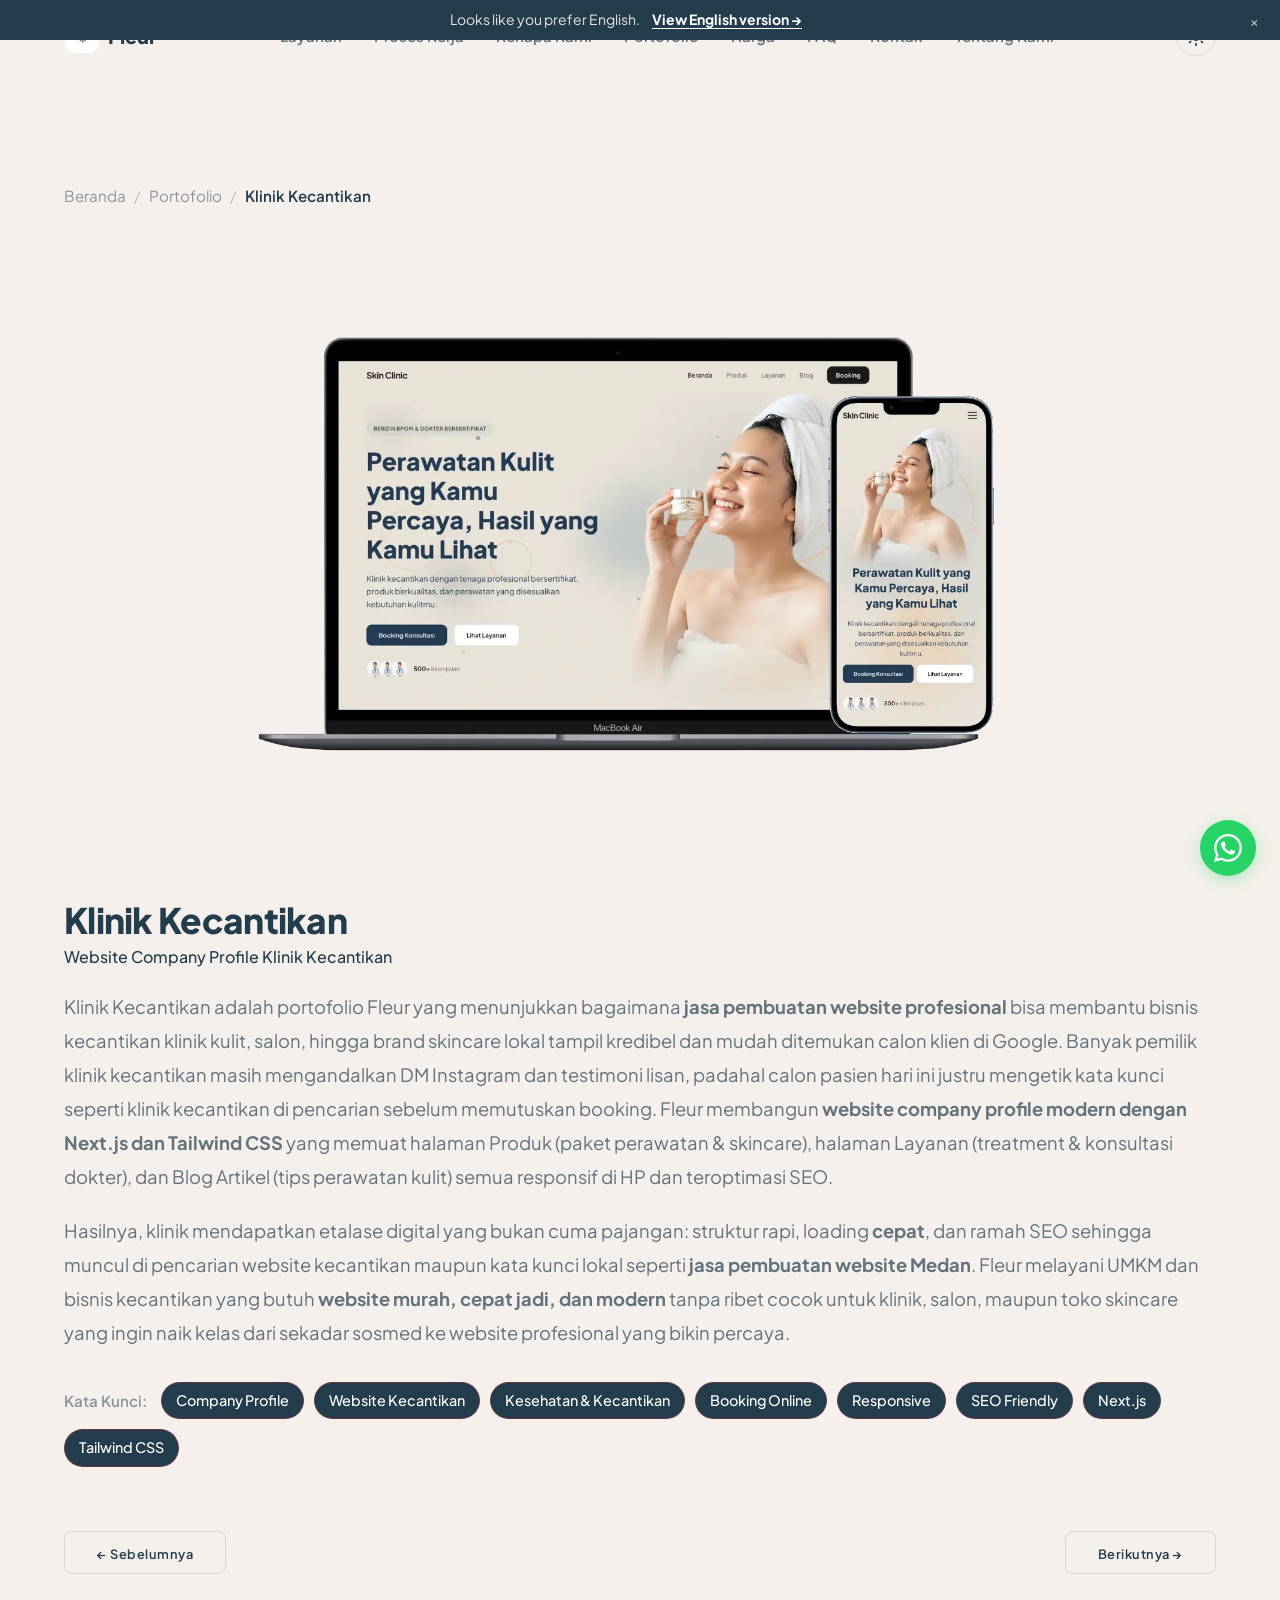
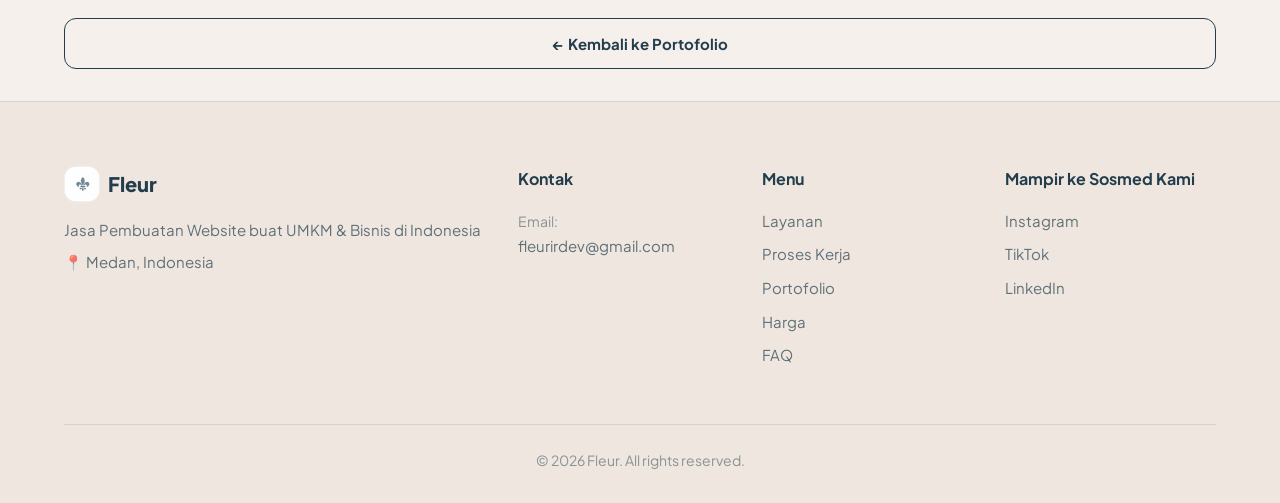
<file: portofolio/klinik-kecantikan.html>
<!DOCTYPE html>
<html lang="id">

<head>
  <meta charset="UTF-8">
  <meta name="viewport" content="width=device-width, initial-scale=1.0">
  <meta http-equiv="X-UA-Compatible" content="IE=edge">

  <!-- SEO Meta -->
  <title>Fleur - Website Klinik Kecantikan, Jasa Website Medan</title>
  <meta name="description"
    content="Website klinik kecantikan modern &amp; responsif oleh Fleur. Jasa pembuatan website klinik, salon &amp; skincare murah di Medan. Konsultasi gratis.">
  <meta name="keywords"
    content="jasa pembuatan website klinik kecantikan, website kecantikan, jasa pembuatan website medan, jasa website umkm, website murah, website cepat, company profile kecantikan, next.js">
  <meta name="robots" content="index, follow">
  <meta name="author" content="Fleur">
  <link rel="canonical" href="https://fleurirdev.com/portofolio/klinik-kecantikan">

  <!-- Hreflang -->
  <link rel="alternate" hreflang="id" href="https://fleurirdev.com/portofolio/klinik-kecantikan" />
  <link rel="alternate" hreflang="en" href="https://fleurirdev.com/en/portofolio/klinik-kecantikan" />
  <link rel="alternate" hreflang="x-default" href="https://fleurirdev.com/portofolio/klinik-kecantikan" />

  <!-- Open Graph -->
  <meta property="og:type" content="article">
  <meta property="og:url" content="https://fleurirdev.com/portofolio/klinik-kecantikan">
  <meta property="og:title" content="Fleur - Website Klinik Kecantikan, Jasa Website Medan">
  <meta property="og:description"
    content="Contoh website company profile klinik kecantikan oleh Fleur: modern, responsif, &amp; SEO friendly. Jasa pembuatan website klinik, salon, &amp; skincare yang murah, cepat, &amp; profesional di Medan.">
  <meta property="og:image" content="https://fleurirdev.com/assets/skin-clinic-sample.webp">
  <meta property="og:locale" content="id_ID">
  <meta property="og:site_name" content="Fleur">

  <!-- Twitter Card -->
  <meta name="twitter:card" content="summary_large_image">
  <meta name="twitter:title" content="Fleur - Website Klinik Kecantikan, Jasa Website Medan">
  <meta name="twitter:description"
    content="Contoh website company profile klinik kecantikan oleh Fleur: modern, responsif, &amp; SEO friendly. Jasa pembuatan website klinik, salon, &amp; skincare yang murah, cepat, &amp; profesional di Medan.">
  <meta name="twitter:image" content="https://fleurirdev.com/assets/skin-clinic-sample.webp">

  <!-- Fonts -->
  <link rel="preconnect" href="https://fonts.googleapis.com">
  <link rel="preconnect" href="https://fonts.gstatic.com" crossorigin>
  <link href="https://fonts.googleapis.com/css2?family=Plus+Jakarta+Sans:wght@400;500;600;700;800&display=swap"
    rel="stylesheet">

  <!-- Styles -->
  <link rel="stylesheet" href="../css/styles.css">

  <!-- Inline theme init (cegah FOUC) -->
  <script>
    (function () {
      try {
        var saved = localStorage.getItem("Fleur-theme");
        var theme = saved || "light";
        document.documentElement.setAttribute("data-theme", theme);
        document.documentElement.classList.add("js");
      } catch (e) {
        document.documentElement.classList.add("js");
      }
    })();
  </script>

  <link rel="icon" type="image/svg+xml" href="../assets/logo.svg">

  <!-- JSON-LD Structured Data -->
  <script type="application/ld+json">
  {
    "@context": "https://schema.org",
    "@type": "CreativeWork",
    "name": "Website Company Profile Klinik Kecantikan",
    "url": "https://fleurirdev.com/portofolio/klinik-kecantikan",
    "image": "https://fleurirdev.com/assets/skin-clinic-sample.webp",
    "author": { "@type": "Organization", "name": "Fleur" },
    "description": "Contoh website company profile klinik kecantikan oleh Fleur: modern, responsif, &amp; SEO friendly. Jasa pembuatan website klinik, salon, &amp; skincare yang murah, cepat, &amp; profesional di Medan."
  }
  </script>
</head>

<body>
  <!-- Smart Language Banner (auto-suggest by browser locale; no auto-redirect, SEO-safe) -->
  <div id="lang-banner" class="lang-banner" role="status" aria-live="polite" hidden>
    <span class="lang-banner__text" id="lang-banner-text"></span>
    <a href="#" class="lang-banner__link" id="lang-banner-link"></a>
    <button type="button" class="lang-banner__close" id="lang-banner-close" aria-label="Tutup">&times;</button>
  </div>

  <!-- Navbar -->
  <header class="header" id="header">
    <nav class="nav container" aria-label="Navigasi utama">
      <a href="../index.html" class="nav__logo" aria-label="Fleur beranda">
        <img src="../assets/logo.svg" class="nav__logo-img" alt="Fleur" width="36" height="36">
        <span class="nav__logo-text">Fleur</span>
      </a>

      <div class="nav__menu" id="nav-menu">
        <ul class="nav__list" id="nav-list" role="menubar">
          <li role="none"><a href="../index.html#layanan" class="nav__link" role="menuitem"
              data-section="layanan">Layanan</a></li>
          <li role="none"><a href="../index.html#proses" class="nav__link" role="menuitem"
              data-section="proses">Proses Kerja</a></li>
          <li role="none"><a href="../index.html#kenapa" class="nav__link" role="menuitem"
              data-section="kenapa">Kenapa Kami</a></li>
          <li role="none"><a href="../index.html#portofolio" class="nav__link" role="menuitem"
              data-section="portofolio">Portofolio</a></li>
          <li role="none"><a href="../index.html#harga" class="nav__link" role="menuitem"
              data-section="harga">Harga</a></li>
          <li role="none"><a href="../index.html#faq" class="nav__link" role="menuitem"
              data-section="faq">FAQ</a></li>
          <li role="none"><a href="../index.html#kontak" class="nav__link" role="menuitem"
              data-section="kontak">Kontak</a></li>
          <li role="none"><a href="../aboutUs.html" class="nav__link" role="menuitem"
              data-section="tentang">Tentang Kami</a></li>
        </ul>
      </div>

      <div class="nav__actions">
        <a href="../en/portofolio/klinik-kecantikan.html" class="lang-switcher" aria-label="Switch to English" title="English">EN</a>
        <button class="theme-toggle" id="theme-toggle" aria-label="Ganti tema" aria-pressed="false" type="button">
          <svg class="theme-toggle__icon theme-toggle__icon--sun" viewBox="0 0 24 24" fill="none" stroke="currentColor"
            stroke-width="2" stroke-linecap="round" stroke-linejoin="round" aria-hidden="true">
            <circle cx="12" cy="12" r="5"></circle>
            <line x1="12" y1="1" x2="12" y2="3"></line>
            <line x1="12" y1="21" x2="12" y2="23"></line>
            <line x1="4.22" y1="4.22" x2="5.64" y2="5.64"></line>
            <line x1="18.36" y1="18.36" x2="19.78" y2="19.78"></line>
            <line x1="1" y1="12" x2="3" y2="12"></line>
            <line x1="21" y1="12" x2="23" y2="12"></line>
            <line x1="4.22" y1="19.78" x2="5.64" y2="18.36"></line>
            <line x1="18.36" y1="5.64" x2="19.78" y2="4.22"></line>
          </svg>
          <svg class="theme-toggle__icon theme-toggle__icon--moon" viewBox="0 0 24 24" fill="none" stroke="currentColor"
            stroke-width="2" stroke-linecap="round" stroke-linejoin="round" aria-hidden="true">
            <path d="M21 12.79A9 9 0 1 1 11.21 3 7 7 0 0 0 21 12.79z"></path>
          </svg>
        </button>
        <button class="nav__hamburger" id="nav-hamburger" aria-label="Buka menu" aria-expanded="false"
          aria-controls="nav-menu" type="button">
          <span></span>
          <span></span>
          <span></span>
        </button>
      </div>
    </nav>
  </header>

  <div class="nav-backdrop" id="nav-backdrop" hidden></div>

  <main id="main-content">
    <section class="section project-detail" aria-labelledby="project-title">
      <div class="container">
        <nav class="project-detail__breadcrumb" aria-label="Breadcrumb">
          <a href="../index.html">Beranda</a>
          <span class="sep" aria-hidden="true">/</span>
          <a href="../index.html#portofolio">Portofolio</a>
          <span class="sep" aria-hidden="true">/</span>
          <span aria-current="page">Klinik Kecantikan</span>
        </nav>

        <div class="project-detail__hero reveal">
          <img src="../assets/skin-clinic-sample.webp"
            alt="Website company profile klinik kecantikan — Fleur" width="1200" height="675">
        </div>

        <h1 class="project-detail__heading reveal" id="project-title">Klinik Kecantikan</h1>
        <p class="project-detail__subheading reveal">Website Company Profile Klinik Kecantikan</p>

        <div class="project-detail__body reveal">
          <p>Klinik Kecantikan adalah portofolio Fleur yang menunjukkan bagaimana <strong>jasa pembuatan website profesional</strong> bisa membantu bisnis kecantikan  klinik kulit, salon, hingga brand skincare lokal  tampil kredibel dan mudah ditemukan calon klien di Google. Banyak pemilik klinik kecantikan masih mengandalkan DM Instagram dan testimoni lisan, padahal calon pasien hari ini justru mengetik kata kunci seperti klinik kecantikan di pencarian sebelum memutuskan booking. Fleur membangun <strong>website company profile modern dengan Next.js dan Tailwind CSS</strong> yang memuat halaman Produk (paket perawatan &amp; skincare), halaman Layanan (treatment &amp; konsultasi dokter), dan Blog Artikel (tips perawatan kulit)  semua responsif di HP dan teroptimasi SEO.</p>
          <p>Hasilnya, klinik mendapatkan etalase digital yang bukan cuma pajangan: struktur rapi, loading <strong>cepat</strong>, dan ramah SEO sehingga muncul di pencarian website kecantikan maupun kata kunci lokal seperti <strong> jasa pembuatan website Medan</strong>. Fleur melayani UMKM dan bisnis kecantikan yang butuh <strong>website murah, cepat jadi, dan modern</strong> tanpa ribet  cocok untuk klinik, salon, maupun toko skincare yang ingin naik kelas dari sekadar sosmed ke website profesional yang bikin percaya.</p>
        </div>

        <div class="project-detail__tags reveal">
          <span class="project-detail__tags-label">Kata Kunci:</span>
          <span class="tag">Company Profile</span>
          <span class="tag">Website Kecantikan</span>
          <span class="tag">Kesehatan &amp; Kecantikan</span>
          <span class="tag">Booking Online</span>
          <span class="tag">Responsive</span>
          <span class="tag">SEO Friendly</span>
          <span class="tag">Next.js</span>
          <span class="tag">Tailwind CSS</span>
        </div>

        <div class="project-detail__pager reveal">
          <a class="pager-link pager__prev" href="travelku.html" rel="prev">
            <span class="pager__dir">← Sebelumnya</span>
          </a>
          <a class="pager-link pager__next" href="gym-zahra.html" rel="next">
            <span class="pager__dir">Berikutnya →</span>
          </a>
        </div>

        <div class="project-detail__back reveal">
          <a href="../index.html#portofolio" class="btn btn--secondary btn--block">← Kembali ke Portofolio</a>
        </div>
      </div>
    </section>
  </main>

  <!-- Footer -->
  <footer class="footer">
    <div class="container">
      <div class="footer__grid">
        <div class="footer__brand reveal">
          <a href="../index.html" class="footer__logo" aria-label="Fleur beranda">
            <img src="../assets/logo.svg" class="footer__logo-img" alt="Fleur" width="36" height="36">
            <span class="footer__logo-text">Fleur</span>
          </a>
          <p>Jasa Pembuatan Website buat UMKM &amp; Bisnis di Indonesia</p>
          <p class="footer__location">📍 Medan, Indonesia</p>
        </div>

        <div class="footer__contact reveal">
          <h3>Kontak</h3>
          <ul>
            <!-- <li>
              <span>WhatsApp:</span>
              <a href="https://wa.me/62895623125607?text=Halo%20Fleur%2C%20saya%20mau%20konsultasi%20bikin%20website."
                target="_blank" rel="noopener noreferrer">+62 81234567890</a>
            </li> -->
            <li>
              <span>Email:</span>
              <a href="mailto:fleurirdev@gmail.com">fleurirdev@gmail.com</a>
            </li>
          </ul>
        </div>

        <div class="footer__menu reveal">
          <h3>Menu</h3>
          <ul>
            <li><a href="../index.html#layanan">Layanan</a></li>
            <li><a href="../index.html#proses">Proses Kerja</a></li>
            <li><a href="../index.html#portofolio">Portofolio</a></li>
            <li><a href="../index.html#harga">Harga</a></li>
            <li><a href="../index.html#faq">FAQ</a></li>
          </ul>
        </div>

        <div class="footer__social reveal">
          <h3>Mampir ke Sosmed Kami</h3>
          <ul>
            <li><a href="#" target="_blank" rel="noopener noreferrer">Instagram</a></li>
            <li><a href="#" target="_blank" rel="noopener noreferrer">TikTok</a></li>
            <li><a href="#" target="_blank" rel="noopener noreferrer">LinkedIn</a></li>
          </ul>
        </div>
      </div>

      <div class="footer__bottom">
        <p>© 2026 Fleur. All rights reserved.</p>
      </div>
    </div>
  </footer>

  <!-- Floating WhatsApp Button -->
  <a href="https://wa.me/62895623125607?text=Halo%20Fleur%2C%20saya%20mau%20konsultasi%20bikin%20website."
    class="floating-wa" id="floating-wa" aria-label="Chat WhatsApp" target="_blank" rel="noopener noreferrer">
    <svg viewBox="0 0 24 24" fill="currentColor" aria-hidden="true">
      <path
        d="M17.472 14.382c-.297-.149-1.758-.867-2.03-.967-.273-.099-.471-.148-.67.15-.197.297-.767.966-.94 1.164-.173.199-.347.223-.644.075-.297-.15-1.255-.463-2.39-1.475-.883-.788-1.48-1.761-1.653-2.059-.173-.297-.018-.458.13-.606.134-.133.298-.347.446-.52.149-.174.198-.298.298-.497.099-.198.05-.371-.025-.52-.075-.149-.669-1.612-.916-2.207-.242-.579-.487-.5-.669-.51-.173-.008-.371-.01-.57-.01-.198 0-.52.074-.792.372-.272.297-1.04 1.016-1.04 2.479 0 1.462 1.065 2.875 1.213 3.074.149.198 2.096 3.2 5.077 4.487.709.306 1.262.489 1.694.625.712.227 1.36.195 1.871.118.571-.085 1.758-.719 2.006-1.413.248-.694.248-1.289.173-1.413-.074-.124-.272-.198-.57-.347m-5.421 7.403h-.004a9.87 9.87 0 01-5.031-1.378l-.361-.214-3.741.982.998-3.648-.235-.374a9.86 9.86 0 01-1.51-5.26c.001-5.45 4.436-9.884 9.888-9.884 2.64 0 5.122 1.03 6.988 2.898a9.825 9.825 0 012.893 6.994c-.003 5.45-4.437 9.884-9.885 9.884m8.413-18.297A11.815 11.815 0 0012.05 0C5.495 0 .16 5.335.157 11.892c0 2.096.547 4.142 1.588 5.945L.057 24l6.305-1.654a11.882 11.882 0 005.683 1.448h.005c6.554 0 11.89-5.335 11.893-11.893a11.821 11.821 0 00-3.48-8.413z" />
    </svg>
    <span class="floating-wa__tooltip" id="floating-wa-tooltip">Ada pertanyaan? Chat kami</span>
  </a>

  <script src="../js/main.js"></script>
  <!-- Language: auto-suggest by browser locale; navbar switch hidden from users
       (kept in HTML for crawlers). No redirect -> SEO-safe. -->
  <script>
  (function () {
    var banner = document.getElementById('lang-banner');
    var text = document.getElementById('lang-banner-text');
    var link = document.getElementById('lang-banner-link');
    var switcher = document.querySelector('.lang-switcher');
    // Hide persistent navbar switch from end-users; crawlers still see the link in HTML.
    if (switcher) switcher.classList.add('is-hidden');
    if (!banner || !text || !link) return;

    var path = location.pathname;
    var isEN = /\/en\//.test(path) || /(^|\/)en$/.test(path) || /\/en\/index\.html$/.test(path);

    // Manual override via ?lang= matching current page -> respect choice, don't nag.
    var forced = (new URLSearchParams(location.search)).get('lang');
    if ((forced === 'en' && isEN) || (forced === 'id' && !isEN)) {
      try { localStorage.setItem('fleur-lang-banner', '1'); } catch (e) {}
      return;
    }

    var dismissed = false;
    try { dismissed = localStorage.getItem('fleur-lang-banner') === '1'; } catch (e) {}
    if (dismissed) return;

    var lang = navigator.language || navigator.userLanguage || '';
    var isIdUser = /^id/i.test(lang);
    if (!switcher) return;
    var target = switcher.getAttribute('href');

    if (isEN && isIdUser) {
      text.textContent = 'Sepertinya Anda berbahasa Indonesia. ';
      link.textContent = 'Lihat versi Bahasa Indonesia →';
      link.setAttribute('href', target + '?lang=id');
      banner.hidden = false;
    } else if (!isEN && !isIdUser) {
      text.textContent = 'Looks like you prefer English. ';
      link.textContent = 'View English version →';
      link.setAttribute('href', target + '?lang=en');
      banner.hidden = false;
    }

    link.addEventListener('click', function () {
      try {
        localStorage.setItem('fleur-lang-banner', '1');
        localStorage.setItem('fleur-lang-pref', isEN ? 'id' : 'en');
      } catch (e) {}
    });

    var close = document.getElementById('lang-banner-close');
    if (close) {
      close.addEventListener('click', function () {
        banner.hidden = true;
        try { localStorage.setItem('fleur-lang-banner', '1'); } catch (e) {}
      });
    }
  })();
  </script>
</body>

</html>
</file>
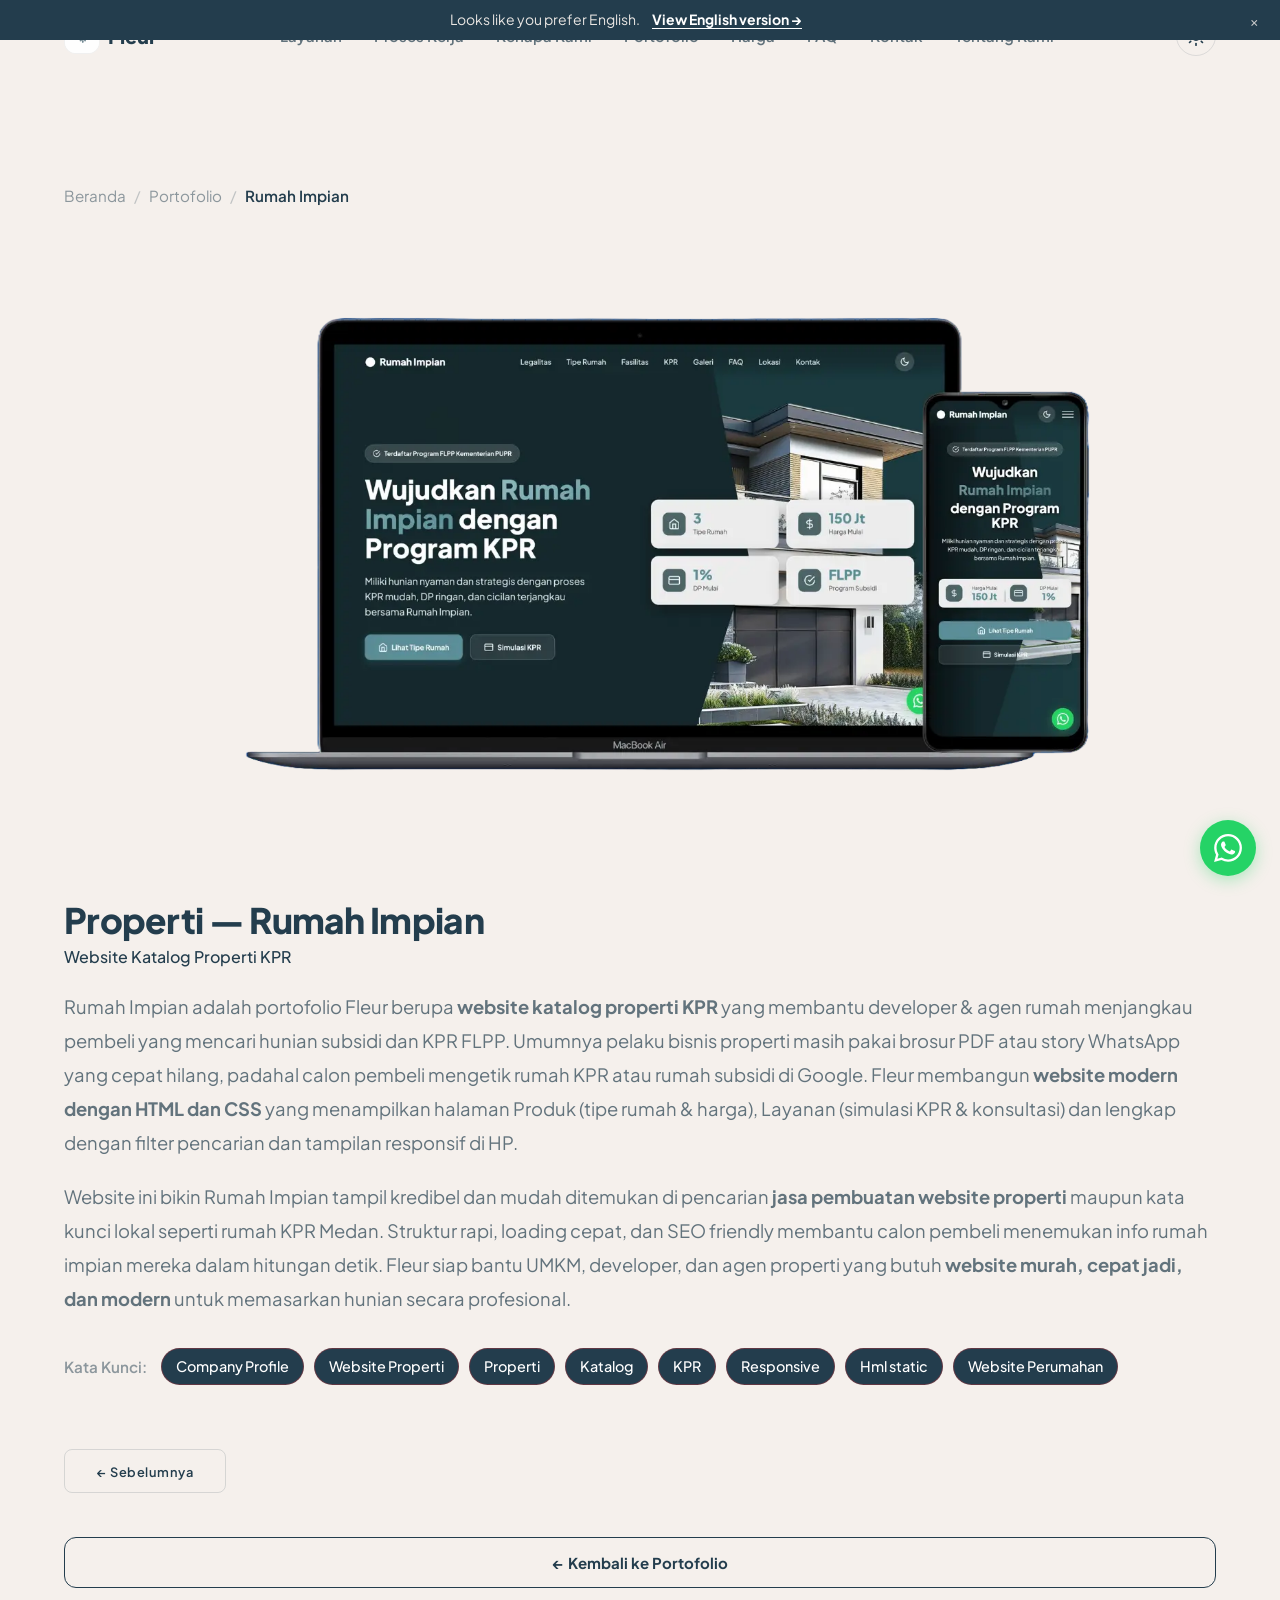
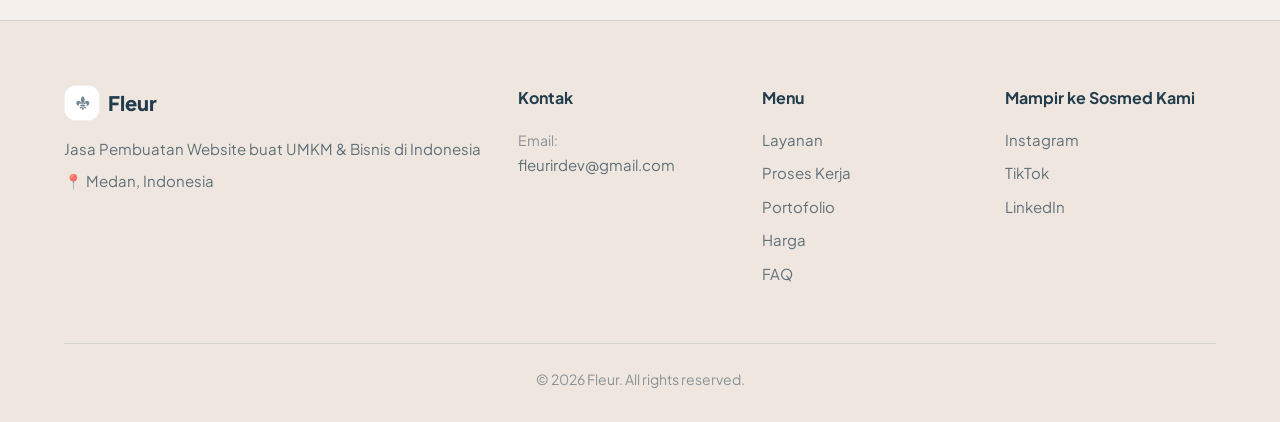
<file: portofolio/rumah-impian.html>
<!DOCTYPE html>
<html lang="id">

<head>
  <meta charset="UTF-8">
  <meta name="viewport" content="width=device-width, initial-scale=1.0">
  <meta http-equiv="X-UA-Compatible" content="IE=edge">

  <!-- SEO Meta -->
  <title>Fleur - Website Properti KPR, Jasa Website Properti Medan</title>
  <meta name="description"
    content="Website katalog properti KPR profesional oleh Fleur. Jasa pembuatan website properti &amp; agen rumah murah di Medan. Konsultasi gratis.">
  <meta name="keywords"
    content="jasa pembuatan website properti, website properti, website katalog rumah, jasa pembuatan website medan, jasa website umkm, website kpr, website murah, next.js">
  <meta name="robots" content="index, follow">
  <meta name="author" content="Fleur">
  <link rel="canonical" href="https://fleurirdev.com/portofolio/rumah-impian">

  <!-- Hreflang -->
  <link rel="alternate" hreflang="id" href="https://fleurirdev.com/portofolio/rumah-impian" />
  <link rel="alternate" hreflang="en" href="https://fleurirdev.com/en/portofolio/rumah-impian" />
  <link rel="alternate" hreflang="x-default" href="https://fleurirdev.com/portofolio/rumah-impian" />

  <!-- Open Graph -->
  <meta property="og:type" content="article">
  <meta property="og:url" content="https://fleurirdev.com/portofolio/rumah-impian">
  <meta property="og:title" content="Fleur - Website Properti KPR, Jasa Website Properti Medan">
  <meta property="og:description"
    content="Contoh website katalog properti KPR oleh Fleur: tampil profesional, responsif, &amp; SEO friendly. Jasa pembuatan website properti, developer, &amp; agen rumah yang murah &amp; cepat di Medan.">
  <meta property="og:image" content="https://fleurirdev.com/assets/property-sample.webp">
  <meta property="og:locale" content="id_ID">
  <meta property="og:site_name" content="Fleur">

  <!-- Twitter Card -->
  <meta name="twitter:card" content="summary_large_image">
  <meta name="twitter:title" content="Fleur - Website Properti KPR, Jasa Website Properti Medan">
  <meta name="twitter:description"
    content="Contoh website katalog properti KPR oleh Fleur: tampil profesional, responsif, &amp; SEO friendly. Jasa pembuatan website properti, developer, &amp; agen rumah yang murah &amp; cepat di Medan.">
  <meta name="twitter:image" content="https://fleurirdev.com/assets/property-sample.webp">

  <!-- Fonts -->
  <link rel="preconnect" href="https://fonts.googleapis.com">
  <link rel="preconnect" href="https://fonts.gstatic.com" crossorigin>
  <link href="https://fonts.googleapis.com/css2?family=Plus+Jakarta+Sans:wght@400;500;600;700;800&display=swap"
    rel="stylesheet">

  <!-- Styles -->
  <link rel="stylesheet" href="../css/styles.css">

  <!-- Inline theme init (cegah FOUC) -->
  <script>
    (function () {
      try {
        var saved = localStorage.getItem("Fleur-theme");
        var theme = saved || "light";
        document.documentElement.setAttribute("data-theme", theme);
        document.documentElement.classList.add("js");
      } catch (e) {
        document.documentElement.classList.add("js");
      }
    })();
  </script>

  <link rel="icon" type="image/svg+xml" href="../assets/logo.svg">

  <!-- JSON-LD Structured Data -->
  <script type="application/ld+json">
  {
    "@context": "https://schema.org",
    "@type": "CreativeWork",
    "name": "Website Katalog Properti KPR — Rumah Impian",
    "url": "https://fleurirdev.com/portofolio/rumah-impian",
    "image": "https://fleurirdev.com/assets/property-sample.webp",
    "author": { "@type": "Organization", "name": "Fleur" },
    "description": "Contoh website katalog properti KPR oleh Fleur: tampil profesional, responsif, &amp; SEO friendly. Jasa pembuatan website properti, developer, &amp; agen rumah yang murah &amp; cepat di Medan."
  }
  </script>
</head>

<body>
  <!-- Smart Language Banner (auto-suggest by browser locale; no auto-redirect, SEO-safe) -->
  <div id="lang-banner" class="lang-banner" role="status" aria-live="polite" hidden>
    <span class="lang-banner__text" id="lang-banner-text"></span>
    <a href="#" class="lang-banner__link" id="lang-banner-link"></a>
    <button type="button" class="lang-banner__close" id="lang-banner-close" aria-label="Tutup">&times;</button>
  </div>

  <!-- Navbar -->
  <header class="header" id="header">
    <nav class="nav container" aria-label="Navigasi utama">
      <a href="../index.html" class="nav__logo" aria-label="Fleur beranda">
        <img src="../assets/logo.svg" class="nav__logo-img" alt="Fleur" width="36" height="36">
        <span class="nav__logo-text">Fleur</span>
      </a>

      <div class="nav__menu" id="nav-menu">
        <ul class="nav__list" id="nav-list" role="menubar">
          <li role="none"><a href="../index.html#layanan" class="nav__link" role="menuitem"
              data-section="layanan">Layanan</a></li>
          <li role="none"><a href="../index.html#proses" class="nav__link" role="menuitem"
              data-section="proses">Proses Kerja</a></li>
          <li role="none"><a href="../index.html#kenapa" class="nav__link" role="menuitem"
              data-section="kenapa">Kenapa Kami</a></li>
          <li role="none"><a href="../index.html#portofolio" class="nav__link" role="menuitem"
              data-section="portofolio">Portofolio</a></li>
          <li role="none"><a href="../index.html#harga" class="nav__link" role="menuitem"
              data-section="harga">Harga</a></li>
          <li role="none"><a href="../index.html#faq" class="nav__link" role="menuitem"
              data-section="faq">FAQ</a></li>
          <li role="none"><a href="../index.html#kontak" class="nav__link" role="menuitem"
              data-section="kontak">Kontak</a></li>
          <li role="none"><a href="../aboutUs.html" class="nav__link" role="menuitem"
              data-section="tentang">Tentang Kami</a></li>
        </ul>
      </div>

      <div class="nav__actions">
        <a href="../en/portofolio/rumah-impian.html" class="lang-switcher" aria-label="Switch to English" title="English">EN</a>
        <button class="theme-toggle" id="theme-toggle" aria-label="Ganti tema" aria-pressed="false" type="button">
          <svg class="theme-toggle__icon theme-toggle__icon--sun" viewBox="0 0 24 24" fill="none" stroke="currentColor"
            stroke-width="2" stroke-linecap="round" stroke-linejoin="round" aria-hidden="true">
            <circle cx="12" cy="12" r="5"></circle>
            <line x1="12" y1="1" x2="12" y2="3"></line>
            <line x1="12" y1="21" x2="12" y2="23"></line>
            <line x1="4.22" y1="4.22" x2="5.64" y2="5.64"></line>
            <line x1="18.36" y1="18.36" x2="19.78" y2="19.78"></line>
            <line x1="1" y1="12" x2="3" y2="12"></line>
            <line x1="21" y1="12" x2="23" y2="12"></line>
            <line x1="4.22" y1="19.78" x2="5.64" y2="18.36"></line>
            <line x1="18.36" y1="5.64" x2="19.78" y2="4.22"></line>
          </svg>
          <svg class="theme-toggle__icon theme-toggle__icon--moon" viewBox="0 0 24 24" fill="none" stroke="currentColor"
            stroke-width="2" stroke-linecap="round" stroke-linejoin="round" aria-hidden="true">
            <path d="M21 12.79A9 9 0 1 1 11.21 3 7 7 0 0 0 21 12.79z"></path>
          </svg>
        </button>
        <button class="nav__hamburger" id="nav-hamburger" aria-label="Buka menu" aria-expanded="false"
          aria-controls="nav-menu" type="button">
          <span></span>
          <span></span>
          <span></span>
        </button>
      </div>
    </nav>
  </header>

  <div class="nav-backdrop" id="nav-backdrop" hidden></div>

  <main id="main-content">
    <section class="section project-detail" aria-labelledby="project-title">
      <div class="container">
        <nav class="project-detail__breadcrumb" aria-label="Breadcrumb">
          <a href="../index.html">Beranda</a>
          <span class="sep" aria-hidden="true">/</span>
          <a href="../index.html#portofolio">Portofolio</a>
          <span class="sep" aria-hidden="true">/</span>
          <span aria-current="page">Rumah Impian</span>
        </nav>

        <div class="project-detail__hero reveal">
          <img src="../assets/property-sample.webp" alt="Website properti Rumah Impian KPR — Fleur" width="1200"
            height="675">
        </div>

        <h1 class="project-detail__heading reveal" id="project-title">Properti — Rumah Impian</h1>
        <p class="project-detail__subheading reveal">Website Katalog Properti KPR</p>

        <div class="project-detail__body reveal">
          <p>Rumah Impian adalah portofolio Fleur berupa <strong>website katalog properti KPR</strong> yang membantu developer &amp; agen rumah menjangkau pembeli yang mencari hunian subsidi dan KPR FLPP. Umumnya pelaku bisnis properti masih pakai brosur PDF atau story WhatsApp yang cepat hilang, padahal calon pembeli mengetik rumah KPR atau rumah subsidi di Google. Fleur membangun <strong>website modern dengan HTML dan CSS</strong> yang menampilkan halaman Produk (tipe rumah &amp; harga), Layanan (simulasi KPR &amp; konsultasi) dan lengkap dengan filter pencarian dan tampilan responsif di HP.</p>
          <p>Website ini bikin Rumah Impian tampil kredibel dan mudah ditemukan di pencarian <strong>jasa pembuatan website properti</strong> maupun kata kunci lokal seperti rumah KPR Medan. Struktur rapi, loading cepat, dan SEO friendly membantu calon pembeli menemukan info rumah impian mereka dalam hitungan detik. Fleur siap bantu UMKM, developer, dan agen properti yang butuh <strong>website murah, cepat jadi, dan modern</strong> untuk memasarkan hunian secara profesional.</p>
        </div>

        <div class="project-detail__tags reveal">
          <span class="project-detail__tags-label">Kata Kunci:</span>
          <span class="tag">Company Profile</span>
          <span class="tag">Website Properti</span>
          <span class="tag">Properti</span>
          <span class="tag">Katalog</span>
          <span class="tag">KPR</span>
          <span class="tag">Responsive</span>
          <span class="tag">Hml static</span>
          <span class="tag">Website Perumahan</span>
        </div>

        <div class="project-detail__pager reveal">
          <a class="pager-link pager__prev" href="self-order-qris.html" rel="prev">
            <span class="pager__dir">← Sebelumnya</span>
          </a>
          <span class="pager-link pager__next is-disabled">
            <span class="pager__dir">Berikutnya →</span>
            <span class="pager__title">—</span>
          </span>
        </div>

        <div class="project-detail__back reveal">
          <a href="../index.html#portofolio" class="btn btn--secondary btn--block">← Kembali ke Portofolio</a>
        </div>
      </div>
    </section>
  </main>

  <!-- Footer -->
  <footer class="footer">
    <div class="container">
      <div class="footer__grid">
        <div class="footer__brand reveal">
          <a href="../index.html" class="footer__logo" aria-label="Fleur beranda">
            <img src="../assets/logo.svg" class="footer__logo-img" alt="Fleur" width="36" height="36">
            <span class="footer__logo-text">Fleur</span>
          </a>
          <p>Jasa Pembuatan Website buat UMKM &amp; Bisnis di Indonesia</p>
          <p class="footer__location">📍 Medan, Indonesia</p>
        </div>

        <div class="footer__contact reveal">
          <h3>Kontak</h3>
          <ul>
            <!-- <li>
              <span>WhatsApp:</span>
              <a href="https://wa.me/62895623125607?text=Halo%20Fleur%2C%20saya%20mau%20konsultasi%20bikin%20website."
                target="_blank" rel="noopener noreferrer">+62 81234567890</a>
            </li> -->
            <li>
              <span>Email:</span>
              <a href="mailto:fleurirdev@gmail.com">fleurirdev@gmail.com</a>
            </li>
          </ul>
        </div>

        <div class="footer__menu reveal">
          <h3>Menu</h3>
          <ul>
            <li><a href="../index.html#layanan">Layanan</a></li>
            <li><a href="../index.html#proses">Proses Kerja</a></li>
            <li><a href="../index.html#portofolio">Portofolio</a></li>
            <li><a href="../index.html#harga">Harga</a></li>
            <li><a href="../index.html#faq">FAQ</a></li>
          </ul>
        </div>

        <div class="footer__social reveal">
          <h3>Mampir ke Sosmed Kami</h3>
          <ul>
            <li><a href="#" target="_blank" rel="noopener noreferrer">Instagram</a></li>
            <li><a href="#" target="_blank" rel="noopener noreferrer">TikTok</a></li>
            <li><a href="#" target="_blank" rel="noopener noreferrer">LinkedIn</a></li>
          </ul>
        </div>
      </div>

      <div class="footer__bottom">
        <p>© 2026 Fleur. All rights reserved.</p>
      </div>
    </div>
  </footer>

  <!-- Floating WhatsApp Button -->
  <a href="https://wa.me/62895623125607?text=Halo%20Fleur%2C%20saya%20mau%20konsultasi%20bikin%20website."
    class="floating-wa" id="floating-wa" aria-label="Chat WhatsApp" target="_blank" rel="noopener noreferrer">
    <svg viewBox="0 0 24 24" fill="currentColor" aria-hidden="true">
      <path
        d="M17.472 14.382c-.297-.149-1.758-.867-2.03-.967-.273-.099-.471-.148-.67.15-.197.297-.767.966-.94 1.164-.173.199-.347.223-.644.075-.297-.15-1.255-.463-2.39-1.475-.883-.788-1.48-1.761-1.653-2.059-.173-.297-.018-.458.13-.606.134-.133.298-.347.446-.52.149-.174.198-.298.298-.497.099-.198.05-.371-.025-.52-.075-.149-.669-1.612-.916-2.207-.242-.579-.487-.5-.669-.51-.173-.008-.371-.01-.57-.01-.198 0-.52.074-.792.372-.272.297-1.04 1.016-1.04 2.479 0 1.462 1.065 2.875 1.213 3.074.149.198 2.096 3.2 5.077 4.487.709.306 1.262.489 1.694.625.712.227 1.36.195 1.871.118.571-.085 1.758-.719 2.006-1.413.248-.694.248-1.289.173-1.413-.074-.124-.272-.198-.57-.347m-5.421 7.403h-.004a9.87 9.87 0 01-5.031-1.378l-.361-.214-3.741.982.998-3.648-.235-.374a9.86 9.86 0 01-1.51-5.26c.001-5.45 4.436-9.884 9.888-9.884 2.64 0 5.122 1.03 6.988 2.898a9.825 9.825 0 012.893 6.994c-.003 5.45-4.437 9.884-9.885 9.884m8.413-18.297A11.815 11.815 0 0012.05 0C5.495 0 .16 5.335.157 11.892c0 2.096.547 4.142 1.588 5.945L.057 24l6.305-1.654a11.882 11.882 0 005.683 1.448h.005c6.554 0 11.89-5.335 11.893-11.893a11.821 11.821 0 00-3.48-8.413z" />
    </svg>
    <span class="floating-wa__tooltip" id="floating-wa-tooltip">Ada pertanyaan? Chat kami</span>
  </a>

  <script src="../js/main.js"></script>
  <!-- Language: auto-suggest by browser locale; navbar switch hidden from users
       (kept in HTML for crawlers). No redirect -> SEO-safe. -->
  <script>
  (function () {
    var banner = document.getElementById('lang-banner');
    var text = document.getElementById('lang-banner-text');
    var link = document.getElementById('lang-banner-link');
    var switcher = document.querySelector('.lang-switcher');
    // Hide persistent navbar switch from end-users; crawlers still see the link in HTML.
    if (switcher) switcher.classList.add('is-hidden');
    if (!banner || !text || !link) return;

    var path = location.pathname;
    var isEN = /\/en\//.test(path) || /(^|\/)en$/.test(path) || /\/en\/index\.html$/.test(path);

    // Manual override via ?lang= matching current page -> respect choice, don't nag.
    var forced = (new URLSearchParams(location.search)).get('lang');
    if ((forced === 'en' && isEN) || (forced === 'id' && !isEN)) {
      try { localStorage.setItem('fleur-lang-banner', '1'); } catch (e) {}
      return;
    }

    var dismissed = false;
    try { dismissed = localStorage.getItem('fleur-lang-banner') === '1'; } catch (e) {}
    if (dismissed) return;

    var lang = navigator.language || navigator.userLanguage || '';
    var isIdUser = /^id/i.test(lang);
    if (!switcher) return;
    var target = switcher.getAttribute('href');

    if (isEN && isIdUser) {
      text.textContent = 'Sepertinya Anda berbahasa Indonesia. ';
      link.textContent = 'Lihat versi Bahasa Indonesia →';
      link.setAttribute('href', target + '?lang=id');
      banner.hidden = false;
    } else if (!isEN && !isIdUser) {
      text.textContent = 'Looks like you prefer English. ';
      link.textContent = 'View English version →';
      link.setAttribute('href', target + '?lang=en');
      banner.hidden = false;
    }

    link.addEventListener('click', function () {
      try {
        localStorage.setItem('fleur-lang-banner', '1');
        localStorage.setItem('fleur-lang-pref', isEN ? 'id' : 'en');
      } catch (e) {}
    });

    var close = document.getElementById('lang-banner-close');
    if (close) {
      close.addEventListener('click', function () {
        banner.hidden = true;
        try { localStorage.setItem('fleur-lang-banner', '1'); } catch (e) {}
      });
    }
  })();
  </script>
</body>

</html>
</file>
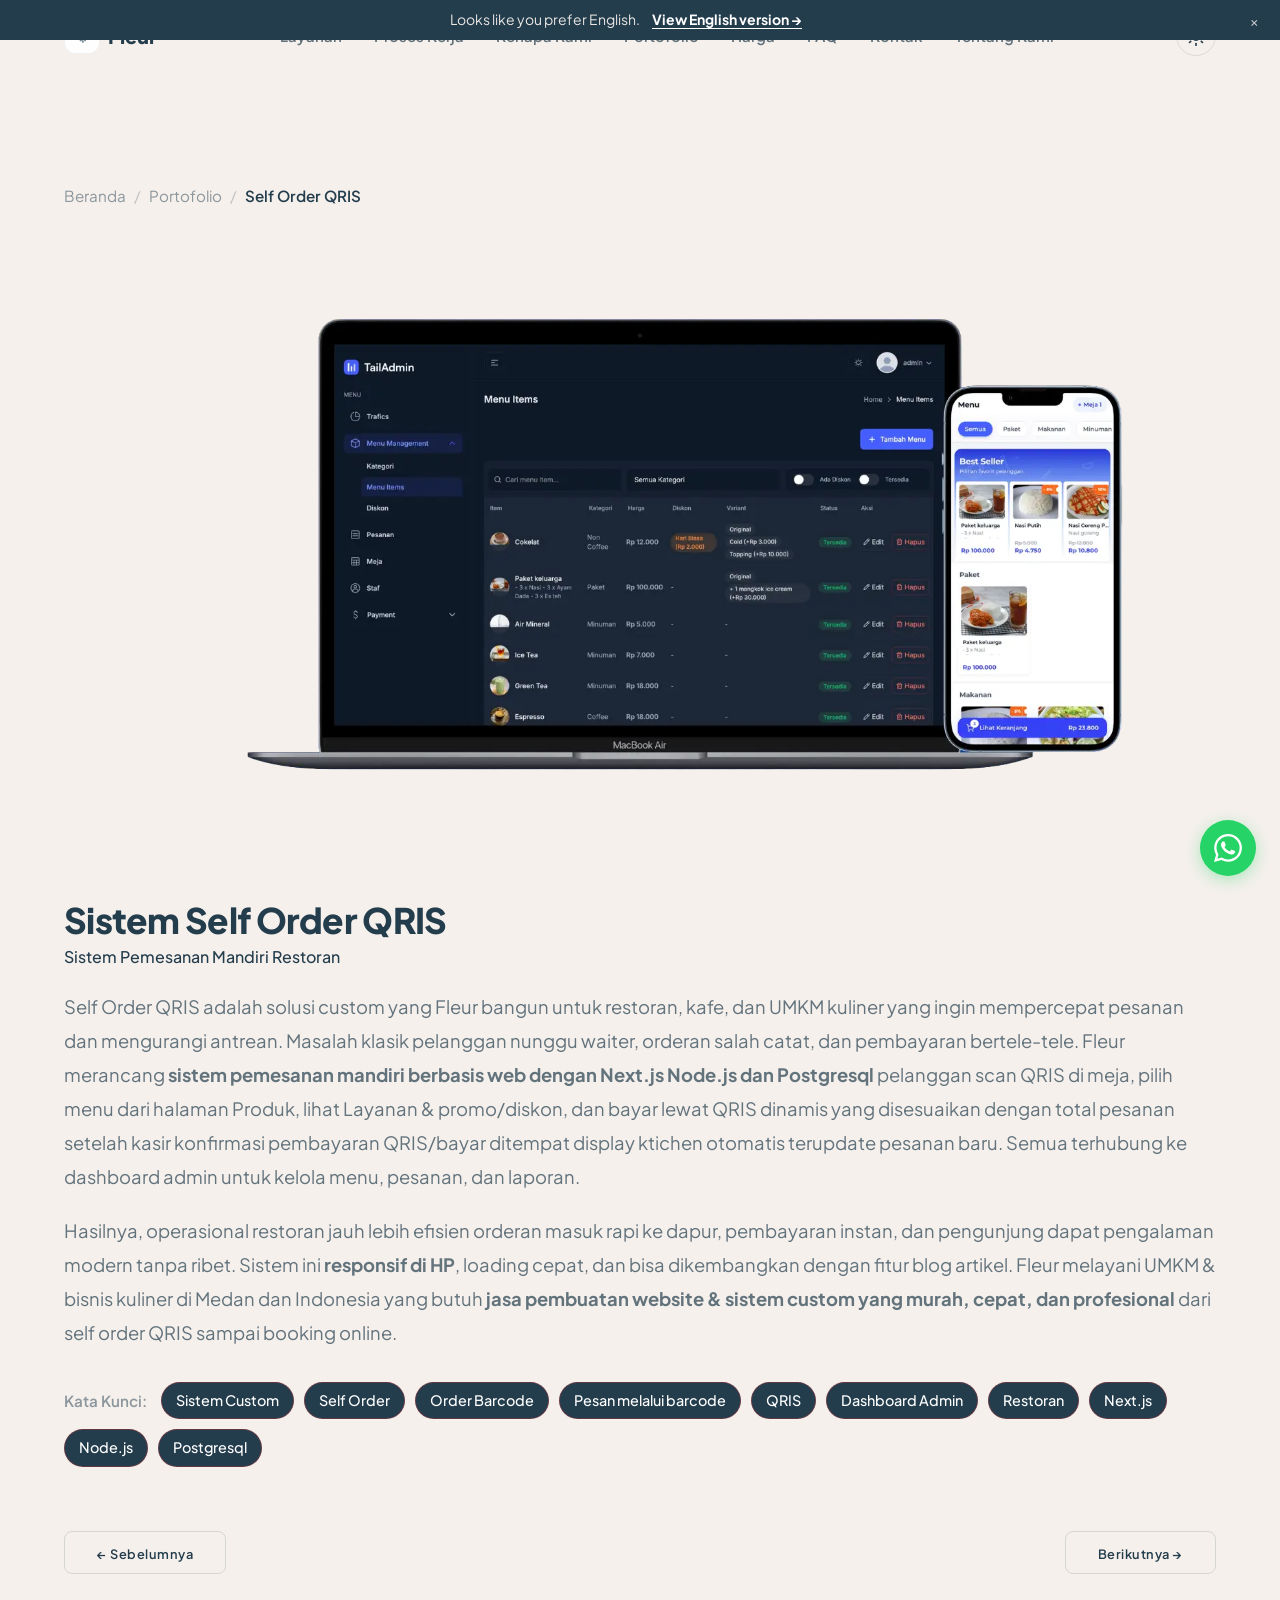
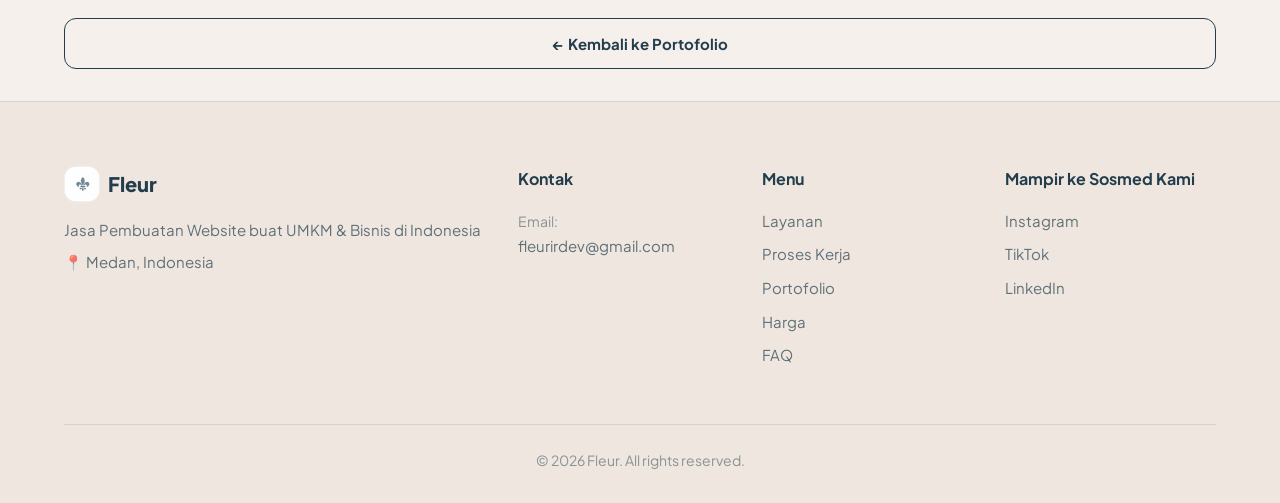
<file: portofolio/self-order-qris.html>
<!DOCTYPE html>
<html lang="id">

<head>
  <meta charset="UTF-8">
  <meta name="viewport" content="width=device-width, initial-scale=1.0">
  <meta http-equiv="X-UA-Compatible" content="IE=edge">

  <!-- SEO Meta -->
  <title>Fleur - Sistem Self Order QRIS, Jasa Website Restoran Medan</title>
  <meta name="description"
    content="Contoh sistem self order QRIS restoran oleh Fleur: pesan dari meja, bayar otomatis, dashboard admin. Jasa pembuatan website &amp; sistem kustom kuliner yang murah &amp; cepat di Medan. Ingin sistem restoran? Konsultasi gratis.">
  <meta name="keywords"
    content="jasa pembuatan website self order qris, sistem self order qris, jasa pembuatan website restoran, jasa pembuatan website medan, jasa website umkm, sistem custom murah, website cepat, next.js">
  <meta name="robots" content="index, follow">
  <meta name="author" content="Fleur">
  <link rel="canonical" href="https://fleurirdev.com/portofolio/self-order-qris">

  <!-- Hreflang -->
  <link rel="alternate" hreflang="id" href="https://fleurirdev.com/portofolio/self-order-qris" />
  <link rel="alternate" hreflang="en" href="https://fleurirdev.com/en/portofolio/self-order-qris" />
  <link rel="alternate" hreflang="x-default" href="https://fleurirdev.com/portofolio/self-order-qris" />

  <!-- Open Graph -->
  <meta property="og:type" content="article">
  <meta property="og:url" content="https://fleurirdev.com/portofolio/self-order-qris">
  <meta property="og:title" content="Fleur - Sistem Self Order QRIS, Jasa Website Restoran Medan">
  <meta property="og:description"
    content="Contoh sistem self order QRIS restoran oleh Fleur: pesan dari meja, bayar otomatis, dashboard admin. Jasa pembuatan website &amp; sistem kustom kuliner yang murah &amp; cepat di Medan.">
  <meta property="og:image" content="https://fleurirdev.com/assets/self-order-sample.webp">
  <meta property="og:locale" content="id_ID">
  <meta property="og:site_name" content="Fleur">

  <!-- Twitter Card -->
  <meta name="twitter:card" content="summary_large_image">
  <meta name="twitter:title" content="Fleur - Sistem Self Order QRIS, Jasa Website Restoran Medan">
  <meta name="twitter:description"
    content="Contoh sistem self order QRIS restoran oleh Fleur: pesan dari meja, bayar otomatis, dashboard admin. Jasa pembuatan website &amp; sistem kustom kuliner yang murah &amp; cepat di Medan.">
  <meta name="twitter:image" content="https://fleurirdev.com/assets/self-order-sample.webp">

  <!-- Fonts -->
  <link rel="preconnect" href="https://fonts.googleapis.com">
  <link rel="preconnect" href="https://fonts.gstatic.com" crossorigin>
  <link href="https://fonts.googleapis.com/css2?family=Plus+Jakarta+Sans:wght@400;500;600;700;800&display=swap"
    rel="stylesheet">

  <!-- Styles -->
  <link rel="stylesheet" href="../css/styles.css">

  <!-- Inline theme init (cegah FOUC) -->
  <script>
    (function () {
      try {
        var saved = localStorage.getItem("Fleur-theme");
        var theme = saved || "light";
        document.documentElement.setAttribute("data-theme", theme);
        document.documentElement.classList.add("js");
      } catch (e) {
        document.documentElement.classList.add("js");
      }
    })();
  </script>

  <link rel="icon" type="image/svg+xml" href="../assets/logo.svg">

  <!-- JSON-LD Structured Data -->
  <script type="application/ld+json">
  {
    "@context": "https://schema.org",
    "@type": "CreativeWork",
    "name": "Sistem Self Order QRIS Restoran",
    "url": "https://fleurirdev.com/portofolio/self-order-qris",
    "image": "https://fleurirdev.com/assets/self-order-sample.webp",
    "author": { "@type": "Organization", "name": "Fleur" },
    "description": "Contoh sistem self order QRIS restoran oleh Fleur: pesan dari meja, bayar otomatis, dashboard admin. Jasa pembuatan website &amp; sistem kustom kuliner yang murah &amp; cepat di Medan."
  }
  </script>
</head>

<body>
  <!-- Smart Language Banner (auto-suggest by browser locale; no auto-redirect, SEO-safe) -->
  <div id="lang-banner" class="lang-banner" role="status" aria-live="polite" hidden>
    <span class="lang-banner__text" id="lang-banner-text"></span>
    <a href="#" class="lang-banner__link" id="lang-banner-link"></a>
    <button type="button" class="lang-banner__close" id="lang-banner-close" aria-label="Tutup">&times;</button>
  </div>

  <!-- Navbar -->
  <header class="header" id="header">
    <nav class="nav container" aria-label="Navigasi utama">
      <a href="../index.html" class="nav__logo" aria-label="Fleur beranda">
        <img src="../assets/logo.svg" class="nav__logo-img" alt="Fleur" width="36" height="36">
        <span class="nav__logo-text">Fleur</span>
      </a>

      <div class="nav__menu" id="nav-menu">
        <ul class="nav__list" id="nav-list" role="menubar">
          <li role="none"><a href="../index.html#layanan" class="nav__link" role="menuitem"
              data-section="layanan">Layanan</a></li>
          <li role="none"><a href="../index.html#proses" class="nav__link" role="menuitem"
              data-section="proses">Proses Kerja</a></li>
          <li role="none"><a href="../index.html#kenapa" class="nav__link" role="menuitem"
              data-section="kenapa">Kenapa Kami</a></li>
          <li role="none"><a href="../index.html#portofolio" class="nav__link" role="menuitem"
              data-section="portofolio">Portofolio</a></li>
          <li role="none"><a href="../index.html#harga" class="nav__link" role="menuitem"
              data-section="harga">Harga</a></li>
          <li role="none"><a href="../index.html#faq" class="nav__link" role="menuitem"
              data-section="faq">FAQ</a></li>
          <li role="none"><a href="../index.html#kontak" class="nav__link" role="menuitem"
              data-section="kontak">Kontak</a></li>
          <li role="none"><a href="../aboutUs.html" class="nav__link" role="menuitem"
              data-section="tentang">Tentang Kami</a></li>
        </ul>
      </div>

      <div class="nav__actions">
        <a href="../en/portofolio/self-order-qris.html" class="lang-switcher" aria-label="Switch to English" title="English">EN</a>
        <button class="theme-toggle" id="theme-toggle" aria-label="Ganti tema" aria-pressed="false" type="button">
          <svg class="theme-toggle__icon theme-toggle__icon--sun" viewBox="0 0 24 24" fill="none" stroke="currentColor"
            stroke-width="2" stroke-linecap="round" stroke-linejoin="round" aria-hidden="true">
            <circle cx="12" cy="12" r="5"></circle>
            <line x1="12" y1="1" x2="12" y2="3"></line>
            <line x1="12" y1="21" x2="12" y2="23"></line>
            <line x1="4.22" y1="4.22" x2="5.64" y2="5.64"></line>
            <line x1="18.36" y1="18.36" x2="19.78" y2="19.78"></line>
            <line x1="1" y1="12" x2="3" y2="12"></line>
            <line x1="21" y1="12" x2="23" y2="12"></line>
            <line x1="4.22" y1="19.78" x2="5.64" y2="18.36"></line>
            <line x1="18.36" y1="5.64" x2="19.78" y2="4.22"></line>
          </svg>
          <svg class="theme-toggle__icon theme-toggle__icon--moon" viewBox="0 0 24 24" fill="none" stroke="currentColor"
            stroke-width="2" stroke-linecap="round" stroke-linejoin="round" aria-hidden="true">
            <path d="M21 12.79A9 9 0 1 1 11.21 3 7 7 0 0 0 21 12.79z"></path>
          </svg>
        </button>
        <button class="nav__hamburger" id="nav-hamburger" aria-label="Buka menu" aria-expanded="false"
          aria-controls="nav-menu" type="button">
          <span></span>
          <span></span>
          <span></span>
        </button>
      </div>
    </nav>
  </header>

  <div class="nav-backdrop" id="nav-backdrop" hidden></div>

  <main id="main-content">
    <section class="section project-detail" aria-labelledby="project-title">
      <div class="container">
        <nav class="project-detail__breadcrumb" aria-label="Breadcrumb">
          <a href="../index.html">Beranda</a>
          <span class="sep" aria-hidden="true">/</span>
          <a href="../index.html#portofolio">Portofolio</a>
          <span class="sep" aria-hidden="true">/</span>
          <span aria-current="page">Self Order QRIS</span>
        </nav>

        <div class="project-detail__hero reveal">
          <img src="../assets/self-order-sample.webp" alt="Sistem self order QRIS restoran — Fleur" width="1200"
            height="675">
        </div>

        <h1 class="project-detail__heading reveal" id="project-title">Sistem Self Order QRIS</h1>
        <p class="project-detail__subheading reveal">Sistem Pemesanan Mandiri Restoran</p>

        <div class="project-detail__body reveal">
          <p>Self Order QRIS adalah solusi custom yang Fleur bangun untuk restoran, kafe, dan UMKM kuliner yang ingin mempercepat pesanan dan mengurangi antrean. Masalah klasik pelanggan nunggu waiter, orderan salah catat, dan pembayaran bertele-tele. Fleur merancang <strong>sistem pemesanan mandiri berbasis web dengan Next.js Node.js dan Postgresql</strong>  pelanggan scan QRIS di meja, pilih menu dari halaman Produk, lihat Layanan &amp; promo/diskon, dan bayar lewat QRIS dinamis yang disesuaikan dengan total pesanan setelah kasir konfirmasi pembayaran QRIS/bayar ditempat display ktichen otomatis terupdate pesanan baru. Semua terhubung ke dashboard admin untuk kelola menu, pesanan, dan laporan.</p>
          <p>Hasilnya, operasional restoran jauh lebih efisien orderan masuk rapi ke dapur, pembayaran instan, dan pengunjung dapat pengalaman modern tanpa ribet. Sistem ini <strong>responsif di HP</strong>, loading cepat, dan bisa dikembangkan dengan fitur blog artikel. Fleur melayani UMKM &amp; bisnis kuliner di Medan dan Indonesia yang butuh <strong>jasa pembuatan website &amp; sistem custom yang murah, cepat, dan profesional</strong>  dari self order QRIS sampai booking online.</p>
        </div>

        <div class="project-detail__tags reveal">
          <span class="project-detail__tags-label">Kata Kunci:</span>
          <span class="tag">Sistem Custom</span>
          <span class="tag">Self Order</span>
          <span class="tag">Order Barcode</span>
          <span class="tag">Pesan melalui barcode</span>
          <span class="tag">QRIS</span>
          <span class="tag">Dashboard Admin</span>
          <span class="tag">Restoran</span>
          <span class="tag">Next.js</span>
          <span class="tag">Node.js</span>
          <span class="tag">Postgresql</span>
        </div>

        <div class="project-detail__pager reveal">
          <a class="pager-link pager__prev" href="gym-zahra.html" rel="prev">
            <span class="pager__dir">← Sebelumnya</span>
          </a>
          <a class="pager-link pager__next" href="rumah-impian.html" rel="next">
            <span class="pager__dir">Berikutnya →</span>
          </a>
        </div>

        <div class="project-detail__back reveal">
          <a href="../index.html#portofolio" class="btn btn--secondary btn--block">← Kembali ke Portofolio</a>
        </div>
      </div>
    </section>
  </main>

  <!-- Footer -->
  <footer class="footer">
    <div class="container">
      <div class="footer__grid">
        <div class="footer__brand reveal">
          <a href="../index.html" class="footer__logo" aria-label="Fleur beranda">
            <img src="../assets/logo.svg" class="footer__logo-img" alt="Fleur" width="36" height="36">
            <span class="footer__logo-text">Fleur</span>
          </a>
          <p>Jasa Pembuatan Website buat UMKM &amp; Bisnis di Indonesia</p>
          <p class="footer__location">📍 Medan, Indonesia</p>
        </div>

        <div class="footer__contact reveal">
          <h3>Kontak</h3>
          <ul>
            <!-- <li>
              <span>WhatsApp:</span>
              <a href="https://wa.me/62895623125607?text=Halo%20Fleur%2C%20saya%20mau%20konsultasi%20bikin%20website."
                target="_blank" rel="noopener noreferrer">+62 81234567890</a>
            </li> -->
            <li>
              <span>Email:</span>
              <a href="mailto:fleurirdev@gmail.com">fleurirdev@gmail.com</a>
            </li>
          </ul>
        </div>

        <div class="footer__menu reveal">
          <h3>Menu</h3>
          <ul>
            <li><a href="../index.html#layanan">Layanan</a></li>
            <li><a href="../index.html#proses">Proses Kerja</a></li>
            <li><a href="../index.html#portofolio">Portofolio</a></li>
            <li><a href="../index.html#harga">Harga</a></li>
            <li><a href="../index.html#faq">FAQ</a></li>
          </ul>
        </div>

        <div class="footer__social reveal">
          <h3>Mampir ke Sosmed Kami</h3>
          <ul>
            <li><a href="#" target="_blank" rel="noopener noreferrer">Instagram</a></li>
            <li><a href="#" target="_blank" rel="noopener noreferrer">TikTok</a></li>
            <li><a href="#" target="_blank" rel="noopener noreferrer">LinkedIn</a></li>
          </ul>
        </div>
      </div>

      <div class="footer__bottom">
        <p>© 2026 Fleur. All rights reserved.</p>
      </div>
    </div>
  </footer>

  <!-- Floating WhatsApp Button -->
  <a href="https://wa.me/62895623125607?text=Halo%20Fleur%2C%20saya%20mau%20konsultasi%20bikin%20website."
    class="floating-wa" id="floating-wa" aria-label="Chat WhatsApp" target="_blank" rel="noopener noreferrer">
    <svg viewBox="0 0 24 24" fill="currentColor" aria-hidden="true">
      <path
        d="M17.472 14.382c-.297-.149-1.758-.867-2.03-.967-.273-.099-.471-.148-.67.15-.197.297-.767.966-.94 1.164-.173.199-.347.223-.644.075-.297-.15-1.255-.463-2.39-1.475-.883-.788-1.48-1.761-1.653-2.059-.173-.297-.018-.458.13-.606.134-.133.298-.347.446-.52.149-.174.198-.298.298-.497.099-.198.05-.371-.025-.52-.075-.149-.669-1.612-.916-2.207-.242-.579-.487-.5-.669-.51-.173-.008-.371-.01-.57-.01-.198 0-.52.074-.792.372-.272.297-1.04 1.016-1.04 2.479 0 1.462 1.065 2.875 1.213 3.074.149.198 2.096 3.2 5.077 4.487.709.306 1.262.489 1.694.625.712.227 1.36.195 1.871.118.571-.085 1.758-.719 2.006-1.413.248-.694.248-1.289.173-1.413-.074-.124-.272-.198-.57-.347m-5.421 7.403h-.004a9.87 9.87 0 01-5.031-1.378l-.361-.214-3.741.982.998-3.648-.235-.374a9.86 9.86 0 01-1.51-5.26c.001-5.45 4.436-9.884 9.888-9.884 2.64 0 5.122 1.03 6.988 2.898a9.825 9.825 0 012.893 6.994c-.003 5.45-4.437 9.884-9.885 9.884m8.413-18.297A11.815 11.815 0 0012.05 0C5.495 0 .16 5.335.157 11.892c0 2.096.547 4.142 1.588 5.945L.057 24l6.305-1.654a11.882 11.882 0 005.683 1.448h.005c6.554 0 11.89-5.335 11.893-11.893a11.821 11.821 0 00-3.48-8.413z" />
    </svg>
    <span class="floating-wa__tooltip" id="floating-wa-tooltip">Ada pertanyaan? Chat kami</span>
  </a>

  <script src="../js/main.js"></script>
  <!-- Language: auto-suggest by browser locale; navbar switch hidden from users
       (kept in HTML for crawlers). No redirect -> SEO-safe. -->
  <script>
  (function () {
    var banner = document.getElementById('lang-banner');
    var text = document.getElementById('lang-banner-text');
    var link = document.getElementById('lang-banner-link');
    var switcher = document.querySelector('.lang-switcher');
    // Hide persistent navbar switch from end-users; crawlers still see the link in HTML.
    if (switcher) switcher.classList.add('is-hidden');
    if (!banner || !text || !link) return;

    var path = location.pathname;
    var isEN = /\/en\//.test(path) || /(^|\/)en$/.test(path) || /\/en\/index\.html$/.test(path);

    // Manual override via ?lang= matching current page -> respect choice, don't nag.
    var forced = (new URLSearchParams(location.search)).get('lang');
    if ((forced === 'en' && isEN) || (forced === 'id' && !isEN)) {
      try { localStorage.setItem('fleur-lang-banner', '1'); } catch (e) {}
      return;
    }

    var dismissed = false;
    try { dismissed = localStorage.getItem('fleur-lang-banner') === '1'; } catch (e) {}
    if (dismissed) return;

    var lang = navigator.language || navigator.userLanguage || '';
    var isIdUser = /^id/i.test(lang);
    if (!switcher) return;
    var target = switcher.getAttribute('href');

    if (isEN && isIdUser) {
      text.textContent = 'Sepertinya Anda berbahasa Indonesia. ';
      link.textContent = 'Lihat versi Bahasa Indonesia →';
      link.setAttribute('href', target + '?lang=id');
      banner.hidden = false;
    } else if (!isEN && !isIdUser) {
      text.textContent = 'Looks like you prefer English. ';
      link.textContent = 'View English version →';
      link.setAttribute('href', target + '?lang=en');
      banner.hidden = false;
    }

    link.addEventListener('click', function () {
      try {
        localStorage.setItem('fleur-lang-banner', '1');
        localStorage.setItem('fleur-lang-pref', isEN ? 'id' : 'en');
      } catch (e) {}
    });

    var close = document.getElementById('lang-banner-close');
    if (close) {
      close.addEventListener('click', function () {
        banner.hidden = true;
        try { localStorage.setItem('fleur-lang-banner', '1'); } catch (e) {}
      });
    }
  })();
  </script>
</body>

</html>
</file>
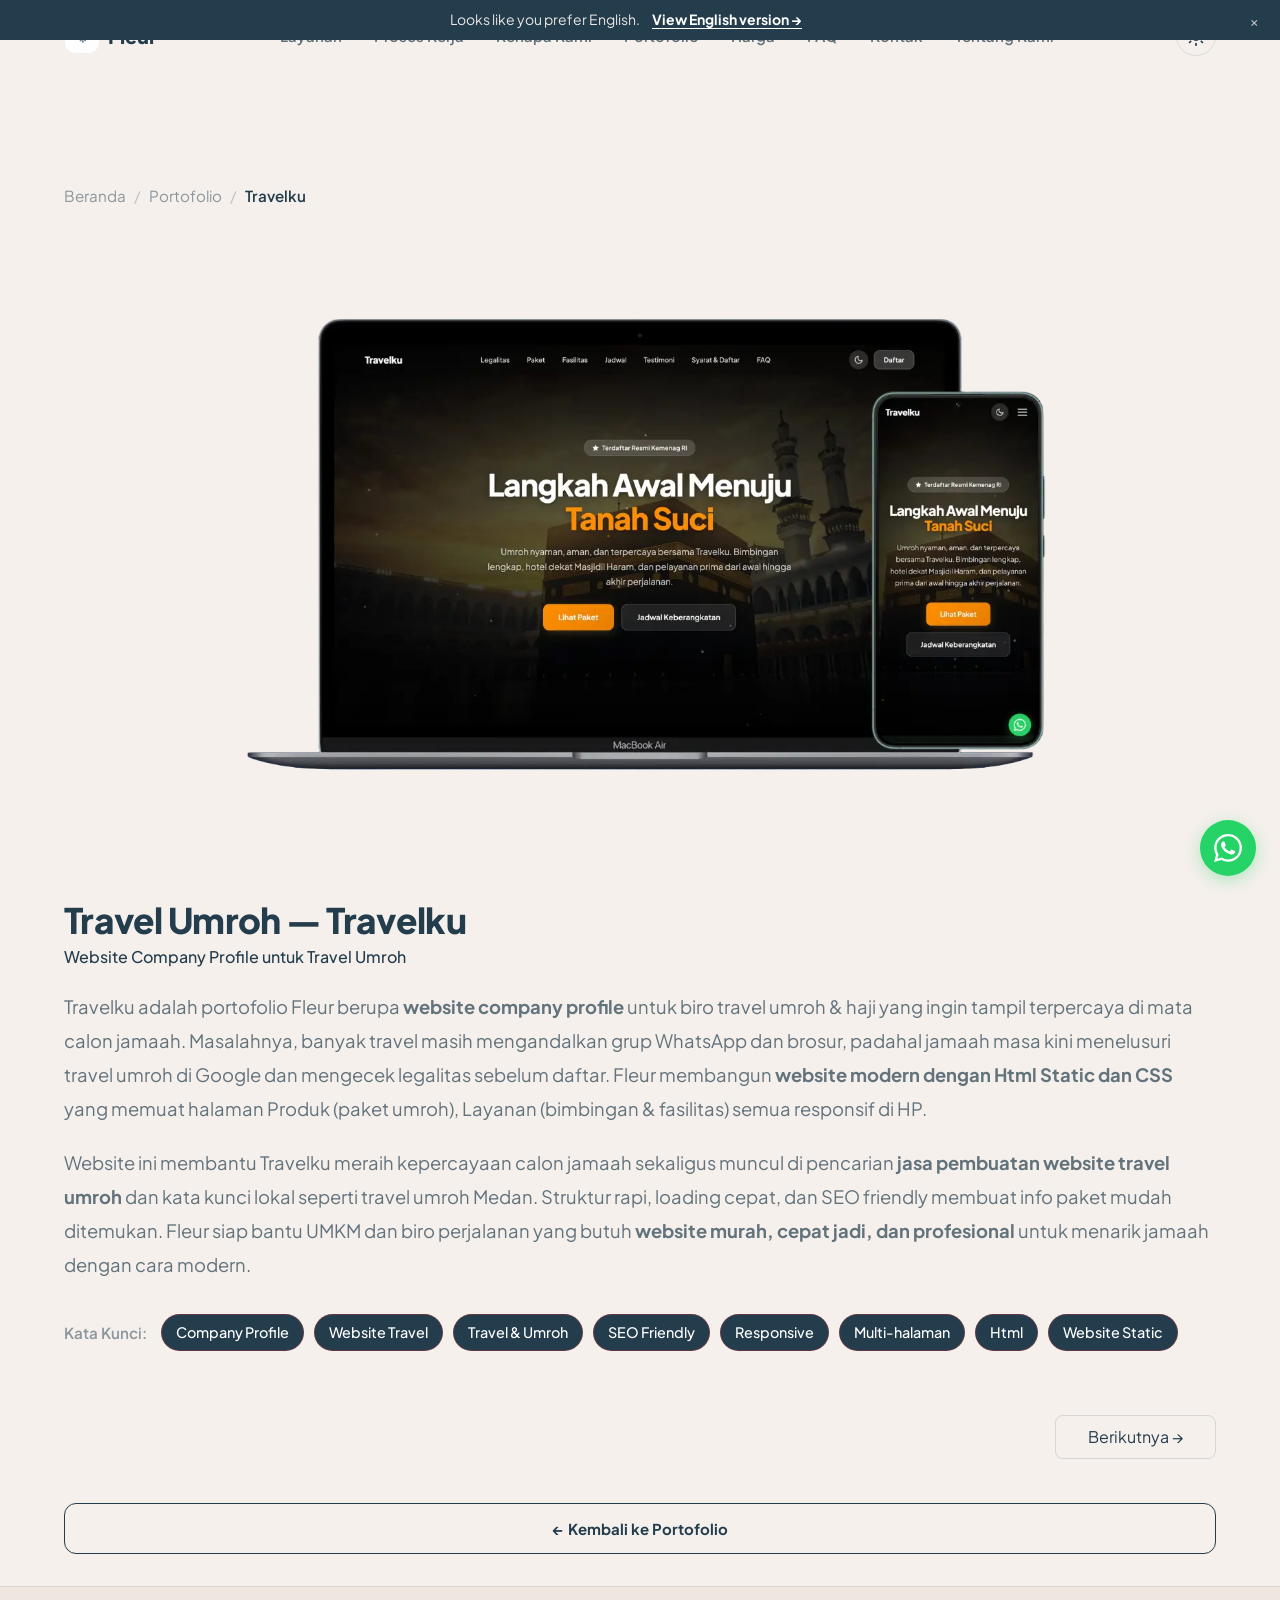
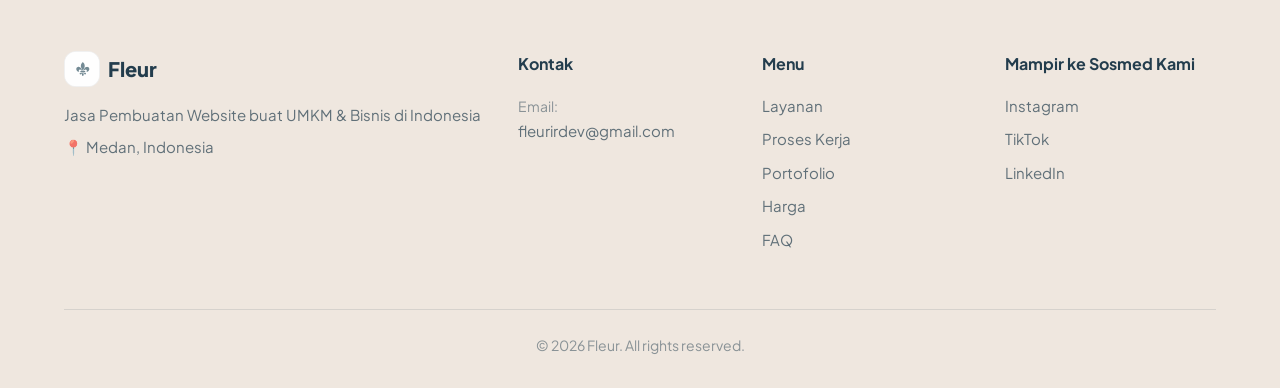
<file: portofolio/travelku.html>
<!DOCTYPE html>
<html lang="id">

<head>
  <meta charset="UTF-8">
  <meta name="viewport" content="width=device-width, initial-scale=1.0">
  <meta http-equiv="X-UA-Compatible" content="IE=edge">

  <!-- SEO Meta -->
  <title>Fleur - Website Travel Umroh, Jasa Website Travel Medan</title>
  <meta name="description"
    content="Website travel umroh terpercaya oleh Fleur. Jasa pembuatan website travel &amp; biro perjalanan murah di Medan. Konsultasi gratis.">
  <meta name="keywords"
    content="jasa pembuatan website travel umroh, website travel umroh, jasa pembuatan website travel, jasa pembuatan website medan, jasa website umkm, website murah, website cepat, next.js">
  <meta name="robots" content="index, follow">
  <meta name="author" content="Fleur">
  <link rel="canonical" href="https://fleurirdev.com/portofolio/travelku">

  <!-- Hreflang -->
  <link rel="alternate" hreflang="id" href="https://fleurirdev.com/portofolio/travelku" />
  <link rel="alternate" hreflang="en" href="https://fleurirdev.com/en/portofolio/travelku" />
  <link rel="alternate" hreflang="x-default" href="https://fleurirdev.com/portofolio/travelku" />

  <!-- Open Graph -->
  <meta property="og:type" content="article">
  <meta property="og:url" content="https://fleurirdev.com/portofolio/travelku">
  <meta property="og:title" content="Fleur - Website Travel Umroh, Jasa Website Travel Medan">
  <meta property="og:description"
    content="Contoh website company profile travel umroh oleh Fleur: terpercaya, responsif, &amp; SEO friendly. Jasa pembuatan website travel, umroh, &amp; biro perjalanan yang murah &amp; profesional di Medan.">
  <meta property="og:image" content="https://fleurirdev.com/assets/umroh-sample.webp">
  <meta property="og:locale" content="id_ID">
  <meta property="og:site_name" content="Fleur">

  <!-- Twitter Card -->
  <meta name="twitter:card" content="summary_large_image">
  <meta name="twitter:title" content="Fleur - Website Travel Umroh, Jasa Website Travel Medan">
  <meta name="twitter:description"
    content="Contoh website company profile travel umroh oleh Fleur: terpercaya, responsif, &amp; SEO friendly. Jasa pembuatan website travel, umroh, &amp; biro perjalanan yang murah &amp; profesional di Medan.">
  <meta name="twitter:image" content="https://fleurirdev.com/assets/umroh-sample.webp">

  <!-- Fonts -->
  <link rel="preconnect" href="https://fonts.googleapis.com">
  <link rel="preconnect" href="https://fonts.gstatic.com" crossorigin>
  <link href="https://fonts.googleapis.com/css2?family=Plus+Jakarta+Sans:wght@400;500;600;700;800&display=swap"
    rel="stylesheet">

  <!-- Styles -->
  <link rel="stylesheet" href="../css/styles.css">

  <!-- Inline theme init (cegah FOUC) -->
  <script>
    (function () {
      try {
        var saved = localStorage.getItem("Fleur-theme");
        var theme = saved || "light";
        document.documentElement.setAttribute("data-theme", theme);
        document.documentElement.classList.add("js");
      } catch (e) {
        document.documentElement.classList.add("js");
      }
    })();
  </script>

  <link rel="icon" type="image/svg+xml" href="../assets/logo.svg">

  <!-- JSON-LD Structured Data -->
  <script type="application/ld+json">
  {
    "@context": "https://schema.org",
    "@type": "CreativeWork",
    "name": "Website Company Profile Travel Umroh — Travelku",
    "url": "https://fleurirdev.com/portofolio/travelku",
    "image": "https://fleurirdev.com/assets/umroh-sample.webp",
    "author": { "@type": "Organization", "name": "Fleur" },
    "description": "Contoh website company profile travel umroh oleh Fleur: terpercaya, responsif, &amp; SEO friendly. Jasa pembuatan website travel, umroh, &amp; biro perjalanan yang murah &amp; profesional di Medan."
  }
  </script>
</head>

<body>
  <!-- Smart Language Banner (auto-suggest by browser locale; no auto-redirect, SEO-safe) -->
  <div id="lang-banner" class="lang-banner" role="status" aria-live="polite" hidden>
    <span class="lang-banner__text" id="lang-banner-text"></span>
    <a href="#" class="lang-banner__link" id="lang-banner-link"></a>
    <button type="button" class="lang-banner__close" id="lang-banner-close" aria-label="Tutup">&times;</button>
  </div>

  <!-- Navbar -->
  <header class="header" id="header">
    <nav class="nav container" aria-label="Navigasi utama">
      <a href="../index.html" class="nav__logo" aria-label="Fleur beranda">
        <img src="../assets/logo.svg" class="nav__logo-img" alt="Fleur" width="36" height="36">
        <span class="nav__logo-text">Fleur</span>
      </a>

      <div class="nav__menu" id="nav-menu">
        <ul class="nav__list" id="nav-list" role="menubar">
          <li role="none"><a href="../index.html#layanan" class="nav__link" role="menuitem"
              data-section="layanan">Layanan</a></li>
          <li role="none"><a href="../index.html#proses" class="nav__link" role="menuitem"
              data-section="proses">Proses Kerja</a></li>
          <li role="none"><a href="../index.html#kenapa" class="nav__link" role="menuitem"
              data-section="kenapa">Kenapa Kami</a></li>
          <li role="none"><a href="../index.html#portofolio" class="nav__link" role="menuitem"
              data-section="portofolio">Portofolio</a></li>
          <li role="none"><a href="../index.html#harga" class="nav__link" role="menuitem"
              data-section="harga">Harga</a></li>
          <li role="none"><a href="../index.html#faq" class="nav__link" role="menuitem"
              data-section="faq">FAQ</a></li>
          <li role="none"><a href="../index.html#kontak" class="nav__link" role="menuitem"
              data-section="kontak">Kontak</a></li>
          <li role="none"><a href="../aboutUs.html" class="nav__link" role="menuitem"
              data-section="tentang">Tentang Kami</a></li>
        </ul>
      </div>

      <div class="nav__actions">
        <a href="../en/portofolio/travelku.html" class="lang-switcher" aria-label="Switch to English" title="English">EN</a>
        <button class="theme-toggle" id="theme-toggle" aria-label="Ganti tema" aria-pressed="false" type="button">
          <svg class="theme-toggle__icon theme-toggle__icon--sun" viewBox="0 0 24 24" fill="none" stroke="currentColor"
            stroke-width="2" stroke-linecap="round" stroke-linejoin="round" aria-hidden="true">
            <circle cx="12" cy="12" r="5"></circle>
            <line x1="12" y1="1" x2="12" y2="3"></line>
            <line x1="12" y1="21" x2="12" y2="23"></line>
            <line x1="4.22" y1="4.22" x2="5.64" y2="5.64"></line>
            <line x1="18.36" y1="18.36" x2="19.78" y2="19.78"></line>
            <line x1="1" y1="12" x2="3" y2="12"></line>
            <line x1="21" y1="12" x2="23" y2="12"></line>
            <line x1="4.22" y1="19.78" x2="5.64" y2="18.36"></line>
            <line x1="18.36" y1="5.64" x2="19.78" y2="4.22"></line>
          </svg>
          <svg class="theme-toggle__icon theme-toggle__icon--moon" viewBox="0 0 24 24" fill="none" stroke="currentColor"
            stroke-width="2" stroke-linecap="round" stroke-linejoin="round" aria-hidden="true">
            <path d="M21 12.79A9 9 0 1 1 11.21 3 7 7 0 0 0 21 12.79z"></path>
          </svg>
        </button>
        <button class="nav__hamburger" id="nav-hamburger" aria-label="Buka menu" aria-expanded="false"
          aria-controls="nav-menu" type="button">
          <span></span>
          <span></span>
          <span></span>
        </button>
      </div>
    </nav>
  </header>

  <div class="nav-backdrop" id="nav-backdrop" hidden></div>

  <main id="main-content">
    <section class="section project-detail" aria-labelledby="project-title">
      <div class="container">
        <nav class="project-detail__breadcrumb" aria-label="Breadcrumb">
          <a href="../index.html">Beranda</a>
          <span class="sep" aria-hidden="true">/</span>
          <a href="../index.html#portofolio">Portofolio</a>
          <span class="sep" aria-hidden="true">/</span>
          <span aria-current="page">Travelku</span>
        </nav>

        <div class="project-detail__hero reveal">
          <img src="../assets/umroh-sample.webp"
            alt="Website company profile travel umroh Travelku — Fleur" width="1200" height="675">
        </div>

        <h1 class="project-detail__heading reveal" id="project-title">Travel Umroh — Travelku</h1>
        <p class="project-detail__subheading reveal">Website Company Profile untuk Travel Umroh</p>

        <div class="project-detail__body reveal">
          <p>Travelku adalah portofolio Fleur berupa <strong>website company profile</strong> untuk biro travel umroh &amp; haji yang ingin tampil terpercaya di mata calon jamaah. Masalahnya, banyak travel masih mengandalkan grup WhatsApp dan brosur, padahal jamaah masa kini menelusuri travel umroh di Google dan mengecek legalitas sebelum daftar. Fleur membangun <strong>website modern dengan Html Static dan CSS</strong> yang memuat halaman Produk (paket umroh), Layanan (bimbingan &amp; fasilitas) semua responsif di HP.</p>
          <p>Website ini membantu Travelku meraih kepercayaan calon jamaah sekaligus muncul di pencarian <strong>jasa pembuatan website travel umroh</strong> dan kata kunci lokal seperti travel umroh Medan. Struktur rapi, loading cepat, dan SEO friendly membuat info paket mudah ditemukan. Fleur siap bantu UMKM dan biro perjalanan yang butuh <strong>website murah, cepat jadi, dan profesional</strong> untuk menarik jamaah dengan cara modern.</p>
        </div>

        <div class="project-detail__tags reveal">
          <span class="project-detail__tags-label">Kata Kunci:</span>
          <span class="tag">Company Profile</span>
          <span class="tag">Website Travel</span>
          <span class="tag">Travel &amp; Umroh</span>
          <span class="tag">SEO Friendly</span>
          <span class="tag">Responsive</span>
          <span class="tag">Multi-halaman</span>
          <span class="tag">Html</span>
          <span class="tag">Website Static</span>
        </div>

        <div class="project-detail__pager reveal">
          <span class="pager-link pager__prev is-disabled">
            <span class="pager__dir">← Sebelumnya</span>
            <span class="pager__title">—</span>
          </span>
          <a class="pager-link pager__next" href="klinik-kecantikan.html" rel="next">
            Berikutnya →
          </a>
        </div>

        <div class="project-detail__back reveal">
          <a href="../index.html#portofolio" class="btn btn--secondary btn--block">← Kembali ke Portofolio</a>
        </div>
      </div>
    </section>
  </main>

  <!-- Footer -->
  <footer class="footer">
    <div class="container">
      <div class="footer__grid">
        <div class="footer__brand reveal">
          <a href="../index.html" class="footer__logo" aria-label="Fleur beranda">
            <img src="../assets/logo.svg" class="footer__logo-img" alt="Fleur" width="36" height="36">
            <span class="footer__logo-text">Fleur</span>
          </a>
          <p>Jasa Pembuatan Website buat UMKM &amp; Bisnis di Indonesia</p>
          <p class="footer__location">📍 Medan, Indonesia</p>
        </div>

        <div class="footer__contact reveal">
          <h3>Kontak</h3>
          <ul>
            <!-- <li>
              <span>WhatsApp:</span>
              <a href="https://wa.me/62895623125607?text=Halo%20Fleur%2C%20saya%20mau%20konsultasi%20bikin%20website."
                target="_blank" rel="noopener noreferrer">+62 81234567890</a>
            </li> -->
            <li>
              <span>Email:</span>
              <a href="mailto:fleurirdev@gmail.com">fleurirdev@gmail.com</a>
            </li>
          </ul>
        </div>

        <div class="footer__menu reveal">
          <h3>Menu</h3>
          <ul>
            <li><a href="../index.html#layanan">Layanan</a></li>
            <li><a href="../index.html#proses">Proses Kerja</a></li>
            <li><a href="../index.html#portofolio">Portofolio</a></li>
            <li><a href="../index.html#harga">Harga</a></li>
            <li><a href="../index.html#faq">FAQ</a></li>
          </ul>
        </div>

        <div class="footer__social reveal">
          <h3>Mampir ke Sosmed Kami</h3>
          <ul>
            <li><a href="#" target="_blank" rel="noopener noreferrer">Instagram</a></li>
            <li><a href="#" target="_blank" rel="noopener noreferrer">TikTok</a></li>
            <li><a href="#" target="_blank" rel="noopener noreferrer">LinkedIn</a></li>
          </ul>
        </div>
      </div>

      <div class="footer__bottom">
        <p>© 2026 Fleur. All rights reserved.</p>
      </div>
    </div>
  </footer>

  <!-- Floating WhatsApp Button -->
  <a href="https://wa.me/62895623125607?text=Halo%20Fleur%2C%20saya%20mau%20konsultasi%20bikin%20website."
    class="floating-wa" id="floating-wa" aria-label="Chat WhatsApp" target="_blank" rel="noopener noreferrer">
    <svg viewBox="0 0 24 24" fill="currentColor" aria-hidden="true">
      <path
        d="M17.472 14.382c-.297-.149-1.758-.867-2.03-.967-.273-.099-.471-.148-.67.15-.197.297-.767.966-.94 1.164-.173.199-.347.223-.644.075-.297-.15-1.255-.463-2.39-1.475-.883-.788-1.48-1.761-1.653-2.059-.173-.297-.018-.458.13-.606.134-.133.298-.347.446-.52.149-.174.198-.298.298-.497.099-.198.05-.371-.025-.52-.075-.149-.669-1.612-.916-2.207-.242-.579-.487-.5-.669-.51-.173-.008-.371-.01-.57-.01-.198 0-.52.074-.792.372-.272.297-1.04 1.016-1.04 2.479 0 1.462 1.065 2.875 1.213 3.074.149.198 2.096 3.2 5.077 4.487.709.306 1.262.489 1.694.625.712.227 1.36.195 1.871.118.571-.085 1.758-.719 2.006-1.413.248-.694.248-1.289.173-1.413-.074-.124-.272-.198-.57-.347m-5.421 7.403h-.004a9.87 9.87 0 01-5.031-1.378l-.361-.214-3.741.982.998-3.648-.235-.374a9.86 9.86 0 01-1.51-5.26c.001-5.45 4.436-9.884 9.888-9.884 2.64 0 5.122 1.03 6.988 2.898a9.825 9.825 0 012.893 6.994c-.003 5.45-4.437 9.884-9.885 9.884m8.413-18.297A11.815 11.815 0 0012.05 0C5.495 0 .16 5.335.157 11.892c0 2.096.547 4.142 1.588 5.945L.057 24l6.305-1.654a11.882 11.882 0 005.683 1.448h.005c6.554 0 11.89-5.335 11.893-11.893a11.821 11.821 0 00-3.48-8.413z" />
    </svg>
    <span class="floating-wa__tooltip" id="floating-wa-tooltip">Ada pertanyaan? Chat kami</span>
  </a>

  <script src="../js/main.js"></script>
  <!-- Language: auto-suggest by browser locale; navbar switch hidden from users
       (kept in HTML for crawlers). No redirect -> SEO-safe. -->
  <script>
  (function () {
    var banner = document.getElementById('lang-banner');
    var text = document.getElementById('lang-banner-text');
    var link = document.getElementById('lang-banner-link');
    var switcher = document.querySelector('.lang-switcher');
    // Hide persistent navbar switch from end-users; crawlers still see the link in HTML.
    if (switcher) switcher.classList.add('is-hidden');
    if (!banner || !text || !link) return;

    var path = location.pathname;
    var isEN = /\/en\//.test(path) || /(^|\/)en$/.test(path) || /\/en\/index\.html$/.test(path);

    // Manual override via ?lang= matching current page -> respect choice, don't nag.
    var forced = (new URLSearchParams(location.search)).get('lang');
    if ((forced === 'en' && isEN) || (forced === 'id' && !isEN)) {
      try { localStorage.setItem('fleur-lang-banner', '1'); } catch (e) {}
      return;
    }

    var dismissed = false;
    try { dismissed = localStorage.getItem('fleur-lang-banner') === '1'; } catch (e) {}
    if (dismissed) return;

    var lang = navigator.language || navigator.userLanguage || '';
    var isIdUser = /^id/i.test(lang);
    if (!switcher) return;
    var target = switcher.getAttribute('href');

    if (isEN && isIdUser) {
      text.textContent = 'Sepertinya Anda berbahasa Indonesia. ';
      link.textContent = 'Lihat versi Bahasa Indonesia →';
      link.setAttribute('href', target + '?lang=id');
      banner.hidden = false;
    } else if (!isEN && !isIdUser) {
      text.textContent = 'Looks like you prefer English. ';
      link.textContent = 'View English version →';
      link.setAttribute('href', target + '?lang=en');
      banner.hidden = false;
    }

    link.addEventListener('click', function () {
      try {
        localStorage.setItem('fleur-lang-banner', '1');
        localStorage.setItem('fleur-lang-pref', isEN ? 'id' : 'en');
      } catch (e) {}
    });

    var close = document.getElementById('lang-banner-close');
    if (close) {
      close.addEventListener('click', function () {
        banner.hidden = true;
        try { localStorage.setItem('fleur-lang-banner', '1'); } catch (e) {}
      });
    }
  })();
  </script>
</body>

</html>
</file>
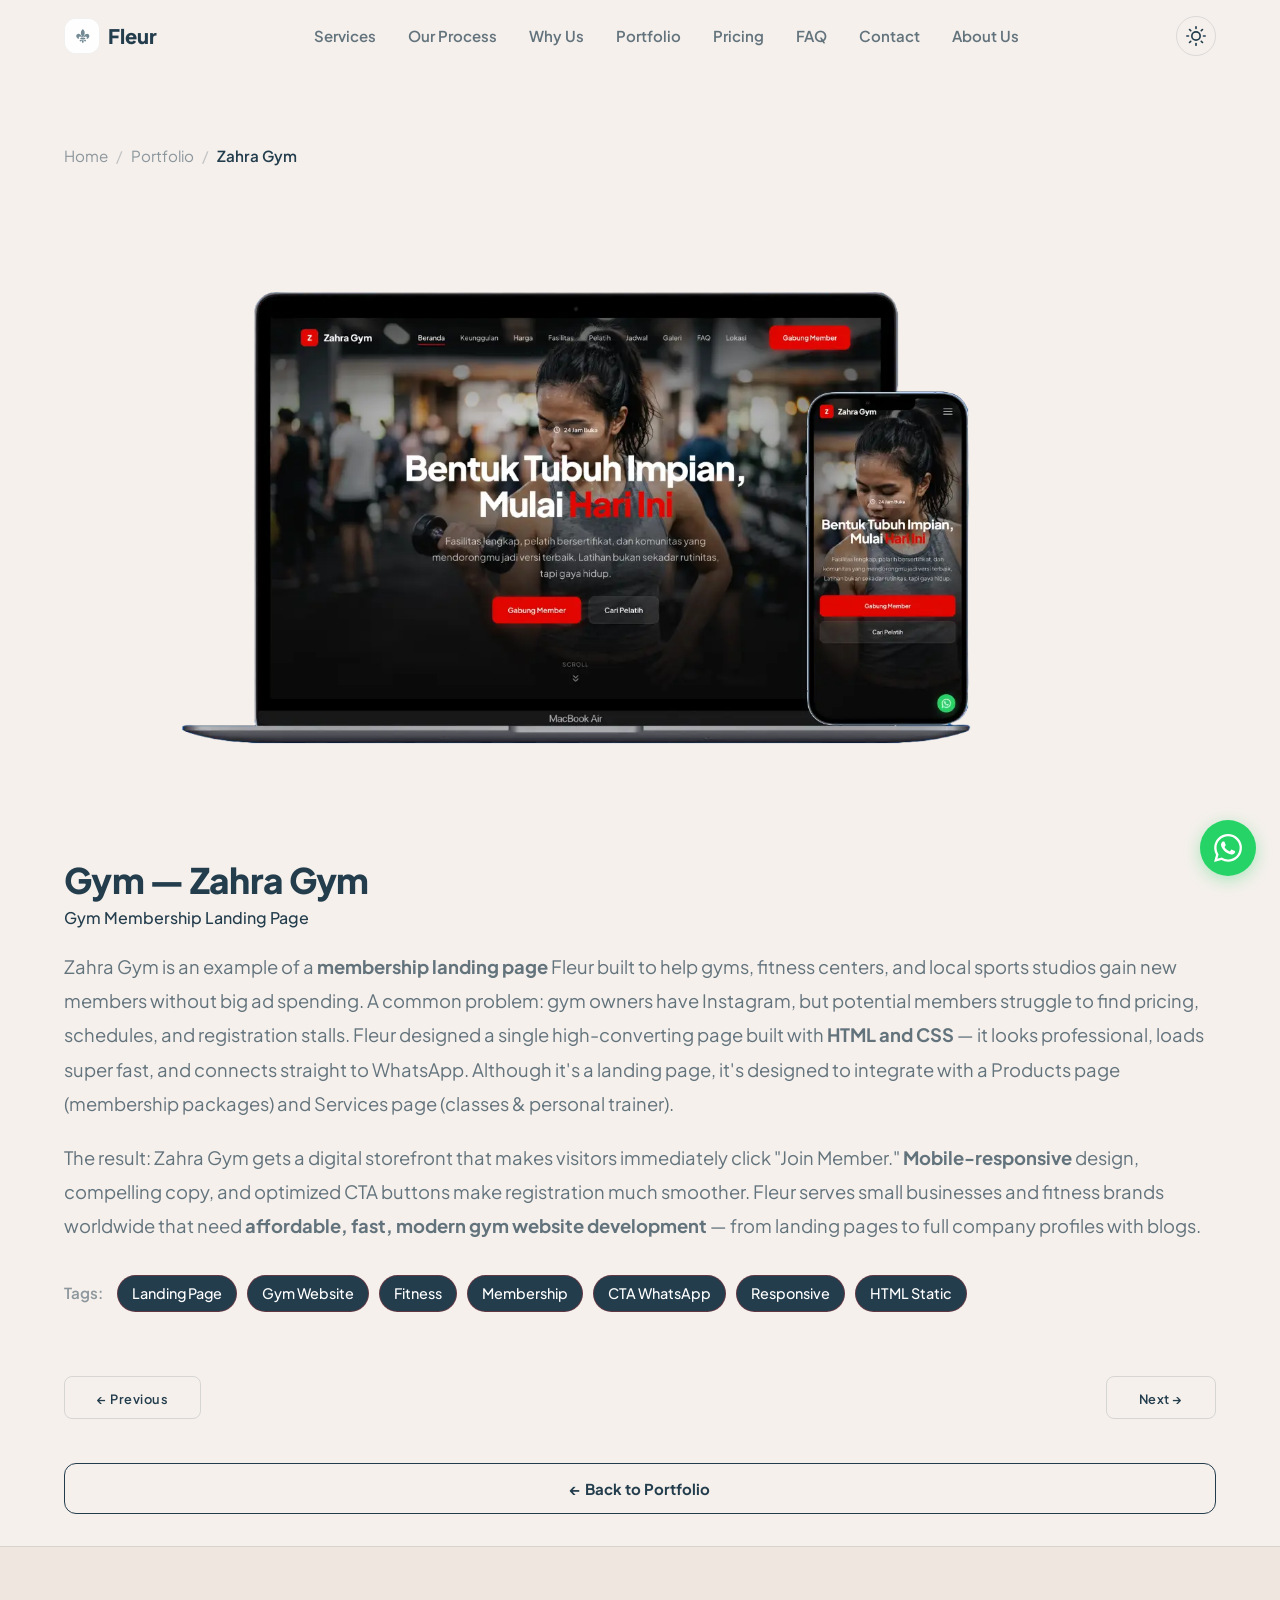
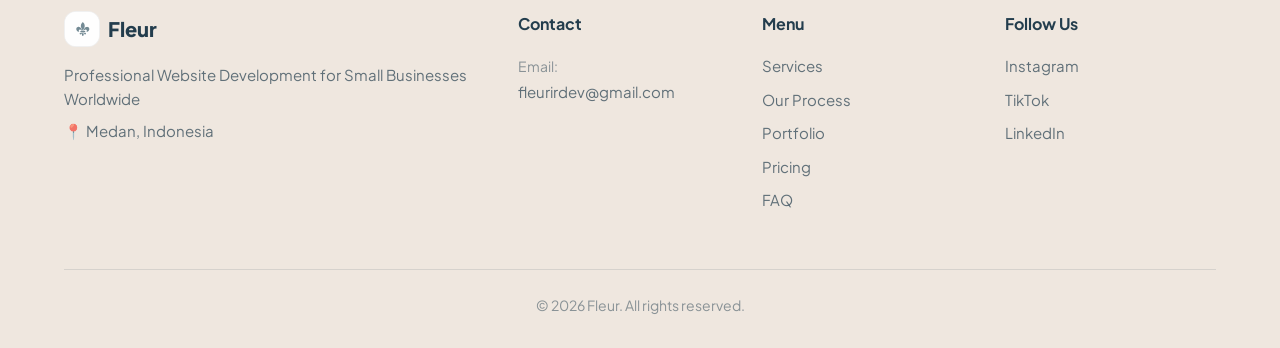
<file: en/portofolio/gym-zahra.html>
<!DOCTYPE html>
<html lang="en">

<head>
  <meta charset="UTF-8">
  <meta name="viewport" content="width=device-width, initial-scale=1.0">
  <meta http-equiv="X-UA-Compatible" content="IE=edge">

  <!-- SEO Meta -->
  <title>Fleur - Gym Landing Page, Web Development for Fitness</title>
  <meta name="description"
    content="Portfolio: high-converting gym membership landing page by Fleur — fast, responsive, & WhatsApp-ready. Affordable custom website development for gyms, fitness centers, & sports studios worldwide. Need a gym website? Get a free consultation.">
  <meta name="keywords"
    content="gym website design, fitness website development, landing page for gym, custom website development, small business web design, professional website design, responsive website, SEO friendly website, affordable website services">
  <meta name="robots" content="index, follow">
  <meta name="author" content="Fleur">
  <link rel="canonical" href="https://fleurirdev.com/en/portofolio/gym-zahra">

  <!-- Hreflang -->
  <link rel="alternate" hreflang="id" href="https://fleurirdev.com/portofolio/gym-zahra" />
  <link rel="alternate" hreflang="en" href="https://fleurirdev.com/en/portofolio/gym-zahra" />
  <link rel="alternate" hreflang="x-default" href="https://fleurirdev.com/portofolio/gym-zahra" />

  <!-- Open Graph -->
  <meta property="og:type" content="article">
  <meta property="og:url" content="https://fleurirdev.com/en/portofolio/gym-zahra">
  <meta property="og:title" content="Fleur - Gym Landing Page, Web Development for Fitness">
  <meta property="og:description"
    content="Portfolio: high-converting gym membership landing page by Fleur — fast, responsive, & WhatsApp-ready. Affordable custom website development for gyms, fitness centers, & sports studios worldwide.">
  <meta property="og:image" content="https://fleurirdev.com/assets/gym-sample.webp">
  <meta property="og:locale" content="en_US">
  <meta property="og:site_name" content="Fleur">

  <!-- Twitter Card -->
  <meta name="twitter:card" content="summary_large_image">
  <meta name="twitter:title" content="Fleur - Gym Landing Page, Web Development for Fitness">
  <meta name="twitter:description"
    content="Portfolio: high-converting gym membership landing page by Fleur — fast, responsive, & WhatsApp-ready. Affordable custom website development for gyms, fitness centers, & sports studios worldwide.">
  <meta name="twitter:image" content="https://fleurirdev.com/assets/gym-sample.webp">

  <!-- Fonts -->
  <link rel="preconnect" href="https://fonts.googleapis.com">
  <link rel="preconnect" href="https://fonts.gstatic.com" crossorigin>
  <link href="https://fonts.googleapis.com/css2?family=Plus+Jakarta+Sans:wght@400;500;600;700;800&display=swap"
    rel="stylesheet">

  <!-- Styles -->
  <link rel="stylesheet" href="../../css/styles.css">

  <!-- Inline theme init (prevent FOUC) -->
  <script>
    (function () {
      try {
        var saved = localStorage.getItem("Fleur-theme");
        var theme = saved || "light";
        document.documentElement.setAttribute("data-theme", theme);
        document.documentElement.classList.add("js");
      } catch (e) {
        document.documentElement.classList.add("js");
      }
    })();
  </script>

  <link rel="icon" type="image/svg+xml" href="../../assets/logo.svg">

  <!-- JSON-LD Structured Data -->
  <script type="application/ld+json">
  {
    "@context": "https://schema.org",
    "@type": "CreativeWork",
    "name": "Gym Membership Landing Page — Zahra Gym",
    "url": "https://fleurirdev.com/en/portofolio/gym-zahra",
    "image": "https://fleurirdev.com/assets/gym-sample.webp",
    "author": { "@type": "Organization", "name": "Fleur" },
    "description": "Portfolio: high-converting gym membership landing page by Fleur — fast, responsive, & WhatsApp-ready. Affordable custom website development for gyms, fitness centers, & sports studios worldwide."
  }
  </script>
</head>

<body>
  <!-- Smart Language Banner (auto-suggest by browser locale; no auto-redirect, SEO-safe) -->
  <div id="lang-banner" class="lang-banner" role="status" aria-live="polite" hidden>
    <span class="lang-banner__text" id="lang-banner-text"></span>
    <a href="#" class="lang-banner__link" id="lang-banner-link"></a>
    <button type="button" class="lang-banner__close" id="lang-banner-close" aria-label="Close">&times;</button>
  </div>

  <!-- Navbar -->
  <header class="header" id="header">
    <nav class="nav container" aria-label="Main navigation">
      <a href="../index.html" class="nav__logo" aria-label="Fleur home">
        <img src="../../assets/logo.svg" class="nav__logo-img" alt="Fleur" width="36" height="36">
        <span class="nav__logo-text">Fleur</span>
      </a>

      <div class="nav__menu" id="nav-menu">
        <ul class="nav__list" id="nav-list" role="menubar">
          <li role="none"><a href="../index.html#services" class="nav__link" role="menuitem"
              data-section="services">Services</a></li>
          <li role="none"><a href="../index.html#process" class="nav__link" role="menuitem"
              data-section="process">Our Process</a></li>
          <li role="none"><a href="../index.html#why" class="nav__link" role="menuitem"
              data-section="why">Why Us</a></li>
          <li role="none"><a href="../index.html#portfolio" class="nav__link" role="menuitem"
              data-section="portfolio">Portfolio</a></li>
          <li role="none"><a href="../index.html#pricing" class="nav__link" role="menuitem"
              data-section="pricing">Pricing</a></li>
          <li role="none"><a href="../index.html#faq" class="nav__link" role="menuitem"
              data-section="faq">FAQ</a></li>
          <li role="none"><a href="../index.html#contact" class="nav__link" role="menuitem"
              data-section="contact">Contact</a></li>
          <li role="none"><a href="../../aboutUs.html" class="nav__link" role="menuitem"
              data-section="about">About Us</a></li>
        </ul>
      </div>

      <div class="nav__actions">
        <a href="../../portofolio/gym-zahra.html" class="lang-switcher" aria-label="Switch to Indonesian" title="Bahasa Indonesia">ID</a>
        <button class="theme-toggle" id="theme-toggle" aria-label="Toggle theme" aria-pressed="false" type="button">
          <svg class="theme-toggle__icon theme-toggle__icon--sun" viewBox="0 0 24 24" fill="none" stroke="currentColor"
            stroke-width="2" stroke-linecap="round" stroke-linejoin="round" aria-hidden="true">
            <circle cx="12" cy="12" r="5"></circle>
            <line x1="12" y1="1" x2="12" y2="3"></line>
            <line x1="12" y1="21" x2="12" y2="23"></line>
            <line x1="4.22" y1="4.22" x2="5.64" y2="5.64"></line>
            <line x1="18.36" y1="18.36" x2="19.78" y2="19.78"></line>
            <line x1="1" y1="12" x2="3" y2="12"></line>
            <line x1="21" y1="12" x2="23" y2="12"></line>
            <line x1="4.22" y1="19.78" x2="5.64" y2="18.36"></line>
            <line x1="18.36" y1="5.64" x2="19.78" y2="4.22"></line>
          </svg>
          <svg class="theme-toggle__icon theme-toggle__icon--moon" viewBox="0 0 24 24" fill="none" stroke="currentColor"
            stroke-width="2" stroke-linecap="round" stroke-linejoin="round" aria-hidden="true">
            <path d="M21 12.79A9 9 0 1 1 11.21 3 7 7 0 0 0 21 12.79z"></path>
          </svg>
        </button>
        <button class="nav__hamburger" id="nav-hamburger" aria-label="Open menu" aria-expanded="false"
          aria-controls="nav-menu" type="button">
          <span></span>
          <span></span>
          <span></span>
        </button>
      </div>
    </nav>
  </header>

  <div class="nav-backdrop" id="nav-backdrop" hidden></div>

  <main id="main-content">
    <section class="section project-detail" aria-labelledby="project-title">
      <div class="container">
        <nav class="project-detail__breadcrumb" aria-label="Breadcrumb">
          <a href="../index.html">Home</a>
          <span class="sep" aria-hidden="true">/</span>
          <a href="../index.html#portfolio">Portfolio</a>
          <span class="sep" aria-hidden="true">/</span>
          <span aria-current="page">Zahra Gym</span>
        </nav>

        <div class="project-detail__hero reveal">
          <img src="../../assets/gym-sample.webp" alt="Gym and fitness website Zahra Gym — Fleur" width="1200"
            height="675">
        </div>

        <h1 class="project-detail__heading reveal" id="project-title">Gym — Zahra Gym</h1>
        <p class="project-detail__subheading reveal">Gym Membership Landing Page</p>

        <div class="project-detail__body reveal">
          <p>Zahra Gym is an example of a <strong>membership landing page</strong> Fleur built to help gyms, fitness centers, and local sports studios gain new members without big ad spending. A common problem: gym owners have Instagram, but potential members struggle to find pricing, schedules, and registration stalls. Fleur designed a single high-converting page built with <strong>HTML and CSS</strong> — it looks professional, loads super fast, and connects straight to WhatsApp. Although it's a landing page, it's designed to integrate with a Products page (membership packages) and Services page (classes &amp; personal trainer).</p>
          <p>The result: Zahra Gym gets a digital storefront that makes visitors immediately click "Join Member." <strong>Mobile-responsive</strong> design, compelling copy, and optimized CTA buttons make registration much smoother. Fleur serves small businesses and fitness brands worldwide that need <strong>affordable, fast, modern gym website development</strong> — from landing pages to full company profiles with blogs.</p>
        </div>

        <div class="project-detail__tags reveal">
          <span class="project-detail__tags-label">Tags:</span>
          <span class="tag">Landing Page</span>
          <span class="tag">Gym Website</span>
          <span class="tag">Fitness</span>
          <span class="tag">Membership</span>
          <span class="tag">CTA WhatsApp</span>
          <span class="tag">Responsive</span>
          <span class="tag">HTML Static</span>
        </div>

        <div class="project-detail__pager reveal">
          <a class="pager-link pager__prev" href="klinik-kecantikan.html" rel="prev">
            <span class="pager__dir">← Previous</span>
          </a>
          <a class="pager-link pager__next" href="self-order-qris.html" rel="next">
            <span class="pager__dir">Next →</span>
          </a>
        </div>

        <div class="project-detail__back reveal">
          <a href="../index.html#portfolio" class="btn btn--secondary btn--block">← Back to Portfolio</a>
        </div>
      </div>
    </section>
  </main>

  <!-- Footer -->
  <footer class="footer">
    <div class="container">
      <div class="footer__grid">
        <div class="footer__brand reveal">
          <a href="../index.html" class="footer__logo" aria-label="Fleur home">
            <img src="../../assets/logo.svg" class="footer__logo-img" alt="Fleur" width="36" height="36">
            <span class="footer__logo-text">Fleur</span>
          </a>
          <p>Professional Website Development for Small Businesses Worldwide</p>
          <p class="footer__location">📍 Medan, Indonesia</p>
        </div>

        <div class="footer__contact reveal">
          <h3>Contact</h3>
          <ul>
            <!-- <li>
              <span>WhatsApp:</span>
              <a href="https://wa.me/6281234567890?text=Hi%20Fleur%2C%20I%27d%20like%20a%20free%20consultation%20about%20my%20website."
                target="_blank" rel="noopener noreferrer">+62 81234567890</a>
            </li> -->
            <li>
              <span>Email:</span>
              <a href="mailto:fleurirdev@gmail.com">fleurirdev@gmail.com</a>
            </li>
          </ul>
        </div>

        <div class="footer__menu reveal">
          <h3>Menu</h3>
          <ul>
            <li><a href="../index.html#services">Services</a></li>
            <li><a href="../index.html#process">Our Process</a></li>
            <li><a href="../index.html#portfolio">Portfolio</a></li>
            <li><a href="../index.html#pricing">Pricing</a></li>
            <li><a href="../index.html#faq">FAQ</a></li>
          </ul>
        </div>

        <div class="footer__social reveal">
          <h3>Follow Us</h3>
          <ul>
            <li><a href="#" target="_blank" rel="noopener noreferrer">Instagram</a></li>
            <li><a href="#" target="_blank" rel="noopener noreferrer">TikTok</a></li>
            <li><a href="#" target="_blank" rel="noopener noreferrer">LinkedIn</a></li>
          </ul>
        </div>
      </div>

      <div class="footer__bottom">
        <p>© 2026 Fleur. All rights reserved.</p>
      </div>
    </div>
  </footer>

  <!-- Floating WhatsApp Button -->
  <a href="https://wa.me/6281234567890?text=Hi%20Fleur%2C%20I%27d%20like%20a%20free%20consultation%20about%20my%20website."
    class="floating-wa" id="floating-wa" aria-label="Chat WhatsApp" target="_blank" rel="noopener noreferrer">
    <svg viewBox="0 0 24 24" fill="currentColor" aria-hidden="true">
      <path
        d="M17.472 14.382c-.297-.149-1.758-.867-2.03-.967-.273-.099-.471-.148-.67.15-.197.297-.767.966-.94 1.164-.173.199-.347.223-.644.075-.297-.15-1.255-.463-2.39-1.475-.883-.788-1.48-1.761-1.653-2.059-.173-.297-.018-.458.13-.606.134-.133.298-.347.446-.52.149-.174.198-.298.298-.497.099-.198.05-.371-.025-.52-.075-.149-.669-1.612-.916-2.207-.242-.579-.487-.5-.669-.51-.173-.008-.371-.01-.57-.01-.198 0-.52.074-.792.372-.272.297-1.04 1.016-1.04 2.479 0 1.462 1.065 2.875 1.213 3.074.149.198 2.096 3.2 5.077 4.487.709.306 1.262.489 1.694.625.712.227 1.36.195 1.871.118.571-.085 1.758-.719 2.006-1.413.248-.694.248-1.289.173-1.413-.074-.124-.272-.198-.57-.347m-5.421 7.403h-.004a9.87 9.87 0 01-5.031-1.378l-.361-.214-3.741.982.998-3.648-.235-.374a9.86 9.86 0 01-1.51-5.26c.001-5.45 4.436-9.884 9.888-9.884 2.64 0 5.122 1.03 6.988 2.898a9.825 9.825 0 012.893 6.994c-.003 5.45-4.437 9.884-9.885 9.884m8.413-18.297A11.815 11.815 0 0012.05 0C5.495 0 .16 5.335.157 11.892c0 2.096.547 4.142 1.588 5.945L.057 24l6.305-1.654a11.882 11.882 0 005.683 1.448h.005c6.554 0 11.89-5.335 11.893-11.893a11.821 11.821 0 00-3.48-8.413z" />
    </svg>
    <span class="floating-wa__tooltip" id="floating-wa-tooltip">Questions? Chat with us</span>
  </a>

  <script src="../../js/main.js"></script>
  <!-- Language: auto-suggest by browser locale; navbar switch hidden from users
       (kept in HTML for crawlers). No redirect -> SEO-safe. -->
  <script>
  (function () {
    var banner = document.getElementById('lang-banner');
    var text = document.getElementById('lang-banner-text');
    var link = document.getElementById('lang-banner-link');
    var switcher = document.querySelector('.lang-switcher');
    // Hide persistent navbar switch from end-users; crawlers still see the link in HTML.
    if (switcher) switcher.classList.add('is-hidden');
    if (!banner || !text || !link) return;

    var path = location.pathname;
    var isEN = /\/en\//.test(path) || /(^|\/)en$/.test(path) || /\/en\/index\.html$/.test(path);

    // Manual override via ?lang= matching current page -> respect choice, don't nag.
    var forced = (new URLSearchParams(location.search)).get('lang');
    if ((forced === 'en' && isEN) || (forced === 'id' && !isEN)) {
      try { localStorage.setItem('fleur-lang-banner', '1'); } catch (e) {}
      return;
    }

    var dismissed = false;
    try { dismissed = localStorage.getItem('fleur-lang-banner') === '1'; } catch (e) {}
    if (dismissed) return;

    var lang = navigator.language || navigator.userLanguage || '';
    var isIdUser = /^id/i.test(lang);
    if (!switcher) return;
    var target = switcher.getAttribute('href');

    if (isEN && isIdUser) {
      text.textContent = 'Sepertinya Anda berbahasa Indonesia. ';
      link.textContent = 'Lihat versi Bahasa Indonesia →';
      link.setAttribute('href', target + '?lang=id');
      banner.hidden = false;
    } else if (!isEN && !isIdUser) {
      text.textContent = 'Looks like you prefer English. ';
      link.textContent = 'View English version →';
      link.setAttribute('href', target + '?lang=en');
      banner.hidden = false;
    }

    link.addEventListener('click', function () {
      try {
        localStorage.setItem('fleur-lang-banner', '1');
        localStorage.setItem('fleur-lang-pref', isEN ? 'id' : 'en');
      } catch (e) {}
    });

    var close = document.getElementById('lang-banner-close');
    if (close) {
      close.addEventListener('click', function () {
        banner.hidden = true;
        try { localStorage.setItem('fleur-lang-banner', '1'); } catch (e) {}
      });
    }
  })();
  </script>
</body>

</html>
</file>
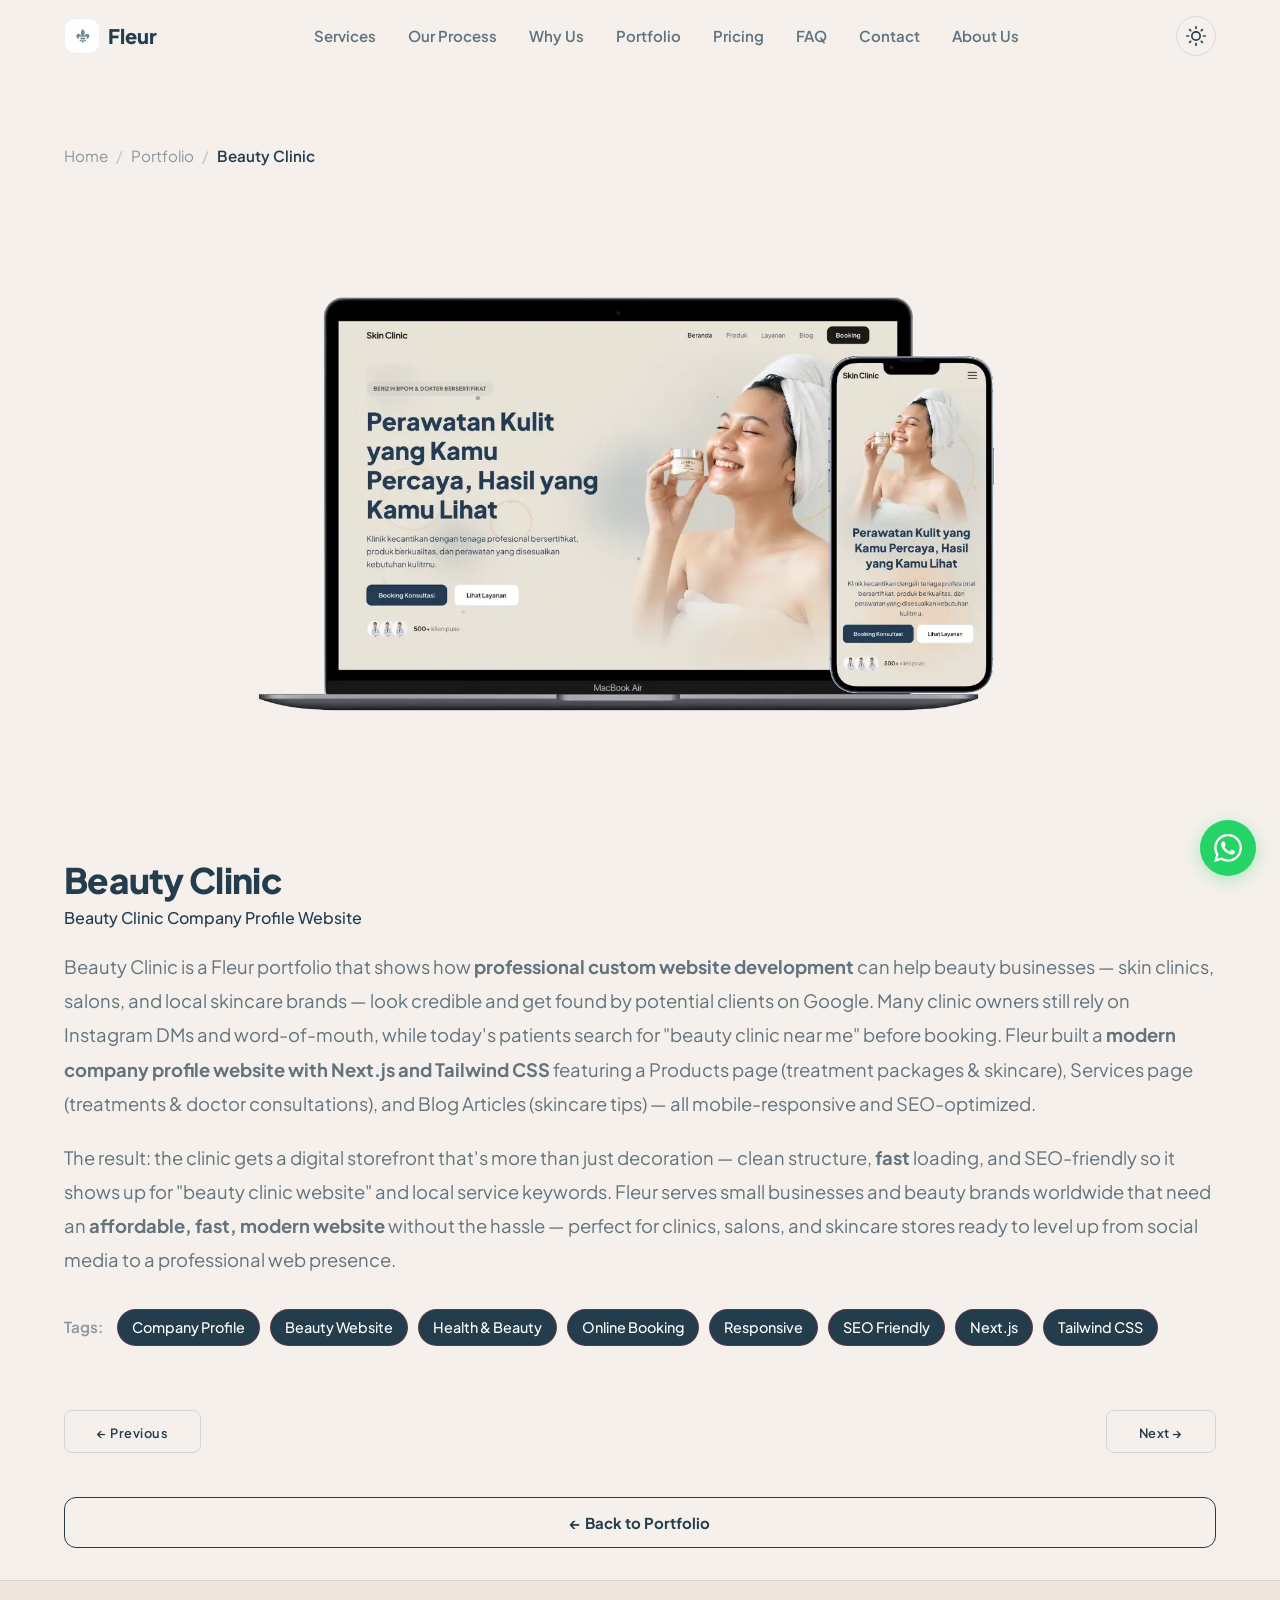
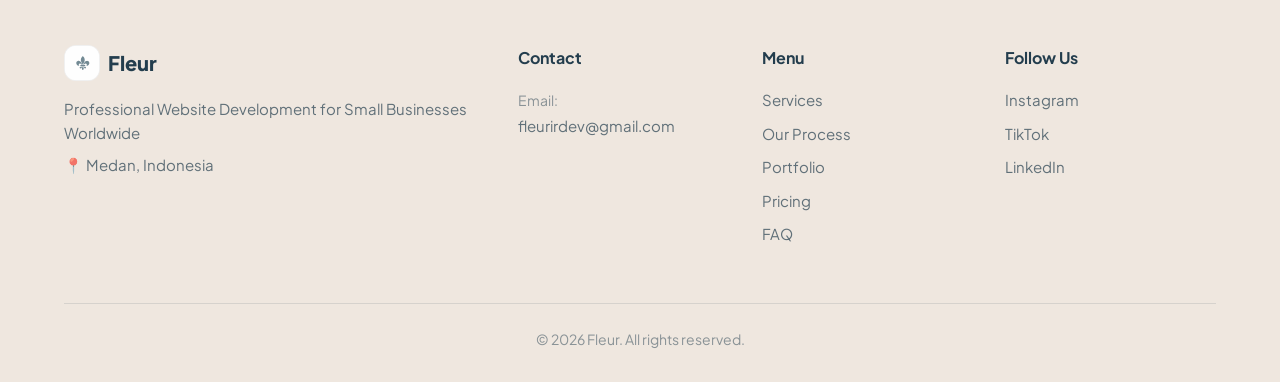
<file: en/portofolio/klinik-kecantikan.html>
<!DOCTYPE html>
<html lang="en">

<head>
  <meta charset="UTF-8">
  <meta name="viewport" content="width=device-width, initial-scale=1.0">
  <meta http-equiv="X-UA-Compatible" content="IE=edge">

  <!-- SEO Meta -->
  <title>Fleur - Beauty Clinic Website, Web Dev for Skincare</title>
  <meta name="description"
    content="Portfolio: modern beauty clinic company profile website by Fleur — responsive & SEO-friendly. Affordable custom website development for clinics, salons, & skincare brands worldwide. Need a clinic website? Get a free consultation.">
  <meta name="keywords"
    content="beauty clinic website design, salon website development, skincare website design, custom website development, small business web design, professional website design, responsive website, SEO friendly website, affordable website services">
  <meta name="robots" content="index, follow">
  <meta name="author" content="Fleur">
  <link rel="canonical" href="https://fleurirdev.com/en/portofolio/klinik-kecantikan">

  <!-- Hreflang -->
  <link rel="alternate" hreflang="id" href="https://fleurirdev.com/portofolio/klinik-kecantikan" />
  <link rel="alternate" hreflang="en" href="https://fleurirdev.com/en/portofolio/klinik-kecantikan" />
  <link rel="alternate" hreflang="x-default" href="https://fleurirdev.com/portofolio/klinik-kecantikan" />

  <!-- Open Graph -->
  <meta property="og:type" content="article">
  <meta property="og:url" content="https://fleurirdev.com/en/portofolio/klinik-kecantikan">
  <meta property="og:title" content="Fleur - Beauty Clinic Website, Web Dev for Skincare">
  <meta property="og:description"
    content="Portfolio: modern beauty clinic company profile website by Fleur — responsive & SEO-friendly. Affordable custom website development for clinics, salons, & skincare brands worldwide.">
  <meta property="og:image" content="https://fleurirdev.com/assets/skin-clinic-sample.webp">
  <meta property="og:locale" content="en_US">
  <meta property="og:site_name" content="Fleur">

  <!-- Twitter Card -->
  <meta name="twitter:card" content="summary_large_image">
  <meta name="twitter:title" content="Fleur - Beauty Clinic Website, Web Dev for Skincare">
  <meta name="twitter:description"
    content="Portfolio: modern beauty clinic company profile website by Fleur — responsive & SEO-friendly. Affordable custom website development for clinics, salons, & skincare brands worldwide.">
  <meta name="twitter:image" content="https://fleurirdev.com/assets/skin-clinic-sample.webp">

  <!-- Fonts -->
  <link rel="preconnect" href="https://fonts.googleapis.com">
  <link rel="preconnect" href="https://fonts.gstatic.com" crossorigin>
  <link href="https://fonts.googleapis.com/css2?family=Plus+Jakarta+Sans:wght@400;500;600;700;800&display=swap"
    rel="stylesheet">

  <!-- Styles -->
  <link rel="stylesheet" href="../../css/styles.css">

  <!-- Inline theme init (prevent FOUC) -->
  <script>
    (function () {
      try {
        var saved = localStorage.getItem("Fleur-theme");
        var theme = saved || "light";
        document.documentElement.setAttribute("data-theme", theme);
        document.documentElement.classList.add("js");
      } catch (e) {
        document.documentElement.classList.add("js");
      }
    })();
  </script>

  <link rel="icon" type="image/svg+xml" href="../../assets/logo.svg">

  <!-- JSON-LD Structured Data -->
  <script type="application/ld+json">
  {
    "@context": "https://schema.org",
    "@type": "CreativeWork",
    "name": "Beauty Clinic Company Profile Website",
    "url": "https://fleurirdev.com/en/portofolio/klinik-kecantikan",
    "image": "https://fleurirdev.com/assets/skin-clinic-sample.webp",
    "author": { "@type": "Organization", "name": "Fleur" },
    "description": "Portfolio: modern beauty clinic company profile website by Fleur — responsive & SEO-friendly. Affordable custom website development for clinics, salons, & skincare brands worldwide."
  }
  </script>
</head>

<body>
  <!-- Smart Language Banner (auto-suggest by browser locale; no auto-redirect, SEO-safe) -->
  <div id="lang-banner" class="lang-banner" role="status" aria-live="polite" hidden>
    <span class="lang-banner__text" id="lang-banner-text"></span>
    <a href="#" class="lang-banner__link" id="lang-banner-link"></a>
    <button type="button" class="lang-banner__close" id="lang-banner-close" aria-label="Close">&times;</button>
  </div>

  <!-- Navbar -->
  <header class="header" id="header">
    <nav class="nav container" aria-label="Main navigation">
      <a href="../index.html" class="nav__logo" aria-label="Fleur home">
        <img src="../../assets/logo.svg" class="nav__logo-img" alt="Fleur" width="36" height="36">
        <span class="nav__logo-text">Fleur</span>
      </a>

      <div class="nav__menu" id="nav-menu">
        <ul class="nav__list" id="nav-list" role="menubar">
          <li role="none"><a href="../index.html#services" class="nav__link" role="menuitem"
              data-section="services">Services</a></li>
          <li role="none"><a href="../index.html#process" class="nav__link" role="menuitem"
              data-section="process">Our Process</a></li>
          <li role="none"><a href="../index.html#why" class="nav__link" role="menuitem"
              data-section="why">Why Us</a></li>
          <li role="none"><a href="../index.html#portfolio" class="nav__link" role="menuitem"
              data-section="portfolio">Portfolio</a></li>
          <li role="none"><a href="../index.html#pricing" class="nav__link" role="menuitem"
              data-section="pricing">Pricing</a></li>
          <li role="none"><a href="../index.html#faq" class="nav__link" role="menuitem"
              data-section="faq">FAQ</a></li>
          <li role="none"><a href="../index.html#contact" class="nav__link" role="menuitem"
              data-section="contact">Contact</a></li>
          <li role="none"><a href="../../aboutUs.html" class="nav__link" role="menuitem"
              data-section="about">About Us</a></li>
        </ul>
      </div>

      <div class="nav__actions">
        <a href="../../portofolio/klinik-kecantikan.html" class="lang-switcher" aria-label="Switch to Indonesian" title="Bahasa Indonesia">ID</a>
        <button class="theme-toggle" id="theme-toggle" aria-label="Toggle theme" aria-pressed="false" type="button">
          <svg class="theme-toggle__icon theme-toggle__icon--sun" viewBox="0 0 24 24" fill="none" stroke="currentColor"
            stroke-width="2" stroke-linecap="round" stroke-linejoin="round" aria-hidden="true">
            <circle cx="12" cy="12" r="5"></circle>
            <line x1="12" y1="1" x2="12" y2="3"></line>
            <line x1="12" y1="21" x2="12" y2="23"></line>
            <line x1="4.22" y1="4.22" x2="5.64" y2="5.64"></line>
            <line x1="18.36" y1="18.36" x2="19.78" y2="19.78"></line>
            <line x1="1" y1="12" x2="3" y2="12"></line>
            <line x1="21" y1="12" x2="23" y2="12"></line>
            <line x1="4.22" y1="19.78" x2="5.64" y2="18.36"></line>
            <line x1="18.36" y1="5.64" x2="19.78" y2="4.22"></line>
          </svg>
          <svg class="theme-toggle__icon theme-toggle__icon--moon" viewBox="0 0 24 24" fill="none" stroke="currentColor"
            stroke-width="2" stroke-linecap="round" stroke-linejoin="round" aria-hidden="true">
            <path d="M21 12.79A9 9 0 1 1 11.21 3 7 7 0 0 0 21 12.79z"></path>
          </svg>
        </button>
        <button class="nav__hamburger" id="nav-hamburger" aria-label="Open menu" aria-expanded="false"
          aria-controls="nav-menu" type="button">
          <span></span>
          <span></span>
          <span></span>
        </button>
      </div>
    </nav>
  </header>

  <div class="nav-backdrop" id="nav-backdrop" hidden></div>

  <main id="main-content">
    <section class="section project-detail" aria-labelledby="project-title">
      <div class="container">
        <nav class="project-detail__breadcrumb" aria-label="Breadcrumb">
          <a href="../index.html">Home</a>
          <span class="sep" aria-hidden="true">/</span>
          <a href="../index.html#portfolio">Portfolio</a>
          <span class="sep" aria-hidden="true">/</span>
          <span aria-current="page">Beauty Clinic</span>
        </nav>

        <div class="project-detail__hero reveal">
          <img src="../../assets/skin-clinic-sample.webp"
            alt="Beauty clinic company profile website — Fleur" width="1200" height="675">
        </div>

        <h1 class="project-detail__heading reveal" id="project-title">Beauty Clinic</h1>
        <p class="project-detail__subheading reveal">Beauty Clinic Company Profile Website</p>

        <div class="project-detail__body reveal">
          <p>Beauty Clinic is a Fleur portfolio that shows how <strong>professional custom website development</strong> can help beauty businesses — skin clinics, salons, and local skincare brands — look credible and get found by potential clients on Google. Many clinic owners still rely on Instagram DMs and word-of-mouth, while today's patients search for "beauty clinic near me" before booking. Fleur built a <strong>modern company profile website with Next.js and Tailwind CSS</strong> featuring a Products page (treatment packages &amp; skincare), Services page (treatments &amp; doctor consultations), and Blog Articles (skincare tips) — all mobile-responsive and SEO-optimized.</p>
          <p>The result: the clinic gets a digital storefront that's more than just decoration — clean structure, <strong>fast</strong> loading, and SEO-friendly so it shows up for "beauty clinic website" and local service keywords. Fleur serves small businesses and beauty brands worldwide that need an <strong>affordable, fast, modern website</strong> without the hassle — perfect for clinics, salons, and skincare stores ready to level up from social media to a professional web presence.</p>
        </div>

        <div class="project-detail__tags reveal">
          <span class="project-detail__tags-label">Tags:</span>
          <span class="tag">Company Profile</span>
          <span class="tag">Beauty Website</span>
          <span class="tag">Health &amp; Beauty</span>
          <span class="tag">Online Booking</span>
          <span class="tag">Responsive</span>
          <span class="tag">SEO Friendly</span>
          <span class="tag">Next.js</span>
          <span class="tag">Tailwind CSS</span>
        </div>

        <div class="project-detail__pager reveal">
          <a class="pager-link pager__prev" href="travelku.html" rel="prev">
            <span class="pager__dir">← Previous</span>
          </a>
          <a class="pager-link pager__next" href="gym-zahra.html" rel="next">
            <span class="pager__dir">Next →</span>
          </a>
        </div>

        <div class="project-detail__back reveal">
          <a href="../index.html#portfolio" class="btn btn--secondary btn--block">← Back to Portfolio</a>
        </div>
      </div>
    </section>
  </main>

  <!-- Footer -->
  <footer class="footer">
    <div class="container">
      <div class="footer__grid">
        <div class="footer__brand reveal">
          <a href="../index.html" class="footer__logo" aria-label="Fleur home">
            <img src="../../assets/logo.svg" class="footer__logo-img" alt="Fleur" width="36" height="36">
            <span class="footer__logo-text">Fleur</span>
          </a>
          <p>Professional Website Development for Small Businesses Worldwide</p>
          <p class="footer__location">📍 Medan, Indonesia</p>
        </div>

        <div class="footer__contact reveal">
          <h3>Contact</h3>
          <ul>
            <!-- <li>
              <span>WhatsApp:</span>
              <a href="https://wa.me/6281234567890?text=Hi%20Fleur%2C%20I%27d%20like%20a%20free%20consultation%20about%20my%20website."
                target="_blank" rel="noopener noreferrer">+62 81234567890</a>
            </li> -->
            <li>
              <span>Email:</span>
              <a href="mailto:fleurirdev@gmail.com">fleurirdev@gmail.com</a>
            </li>
          </ul>
        </div>

        <div class="footer__menu reveal">
          <h3>Menu</h3>
          <ul>
            <li><a href="../index.html#services">Services</a></li>
            <li><a href="../index.html#process">Our Process</a></li>
            <li><a href="../index.html#portfolio">Portfolio</a></li>
            <li><a href="../index.html#pricing">Pricing</a></li>
            <li><a href="../index.html#faq">FAQ</a></li>
          </ul>
        </div>

        <div class="footer__social reveal">
          <h3>Follow Us</h3>
          <ul>
            <li><a href="#" target="_blank" rel="noopener noreferrer">Instagram</a></li>
            <li><a href="#" target="_blank" rel="noopener noreferrer">TikTok</a></li>
            <li><a href="#" target="_blank" rel="noopener noreferrer">LinkedIn</a></li>
          </ul>
        </div>
      </div>

      <div class="footer__bottom">
        <p>© 2026 Fleur. All rights reserved.</p>
      </div>
    </div>
  </footer>

  <!-- Floating WhatsApp Button -->
  <a href="https://wa.me/6281234567890?text=Hi%20Fleur%2C%20I%27d%20like%20a%20free%20consultation%20about%20my%20website."
    class="floating-wa" id="floating-wa" aria-label="Chat WhatsApp" target="_blank" rel="noopener noreferrer">
    <svg viewBox="0 0 24 24" fill="currentColor" aria-hidden="true">
      <path
        d="M17.472 14.382c-.297-.149-1.758-.867-2.03-.967-.273-.099-.471-.148-.67.15-.197.297-.767.966-.94 1.164-.173.199-.347.223-.644.075-.297-.15-1.255-.463-2.39-1.475-.883-.788-1.48-1.761-1.653-2.059-.173-.297-.018-.458.13-.606.134-.133.298-.347.446-.52.149-.174.198-.298.298-.497.099-.198.05-.371-.025-.52-.075-.149-.669-1.612-.916-2.207-.242-.579-.487-.5-.669-.51-.173-.008-.371-.01-.57-.01-.198 0-.52.074-.792.372-.272.297-1.04 1.016-1.04 2.479 0 1.462 1.065 2.875 1.213 3.074.149.198 2.096 3.2 5.077 4.487.709.306 1.262.489 1.694.625.712.227 1.36.195 1.871.118.571-.085 1.758-.719 2.006-1.413.248-.694.248-1.289.173-1.413-.074-.124-.272-.198-.57-.347m-5.421 7.403h-.004a9.87 9.87 0 01-5.031-1.378l-.361-.214-3.741.982.998-3.648-.235-.374a9.86 9.86 0 01-1.51-5.26c.001-5.45 4.436-9.884 9.888-9.884 2.64 0 5.122 1.03 6.988 2.898a9.825 9.825 0 012.893 6.994c-.003 5.45-4.437 9.884-9.885 9.884m8.413-18.297A11.815 11.815 0 0012.05 0C5.495 0 .16 5.335.157 11.892c0 2.096.547 4.142 1.588 5.945L.057 24l6.305-1.654a11.882 11.882 0 005.683 1.448h.005c6.554 0 11.89-5.335 11.893-11.893a11.821 11.821 0 00-3.48-8.413z" />
    </svg>
    <span class="floating-wa__tooltip" id="floating-wa-tooltip">Questions? Chat with us</span>
  </a>

  <script src="../../js/main.js"></script>
  <!-- Language: auto-suggest by browser locale; navbar switch hidden from users
       (kept in HTML for crawlers). No redirect -> SEO-safe. -->
  <script>
  (function () {
    var banner = document.getElementById('lang-banner');
    var text = document.getElementById('lang-banner-text');
    var link = document.getElementById('lang-banner-link');
    var switcher = document.querySelector('.lang-switcher');
    // Hide persistent navbar switch from end-users; crawlers still see the link in HTML.
    if (switcher) switcher.classList.add('is-hidden');
    if (!banner || !text || !link) return;

    var path = location.pathname;
    var isEN = /\/en\//.test(path) || /(^|\/)en$/.test(path) || /\/en\/index\.html$/.test(path);

    // Manual override via ?lang= matching current page -> respect choice, don't nag.
    var forced = (new URLSearchParams(location.search)).get('lang');
    if ((forced === 'en' && isEN) || (forced === 'id' && !isEN)) {
      try { localStorage.setItem('fleur-lang-banner', '1'); } catch (e) {}
      return;
    }

    var dismissed = false;
    try { dismissed = localStorage.getItem('fleur-lang-banner') === '1'; } catch (e) {}
    if (dismissed) return;

    var lang = navigator.language || navigator.userLanguage || '';
    var isIdUser = /^id/i.test(lang);
    if (!switcher) return;
    var target = switcher.getAttribute('href');

    if (isEN && isIdUser) {
      text.textContent = 'Sepertinya Anda berbahasa Indonesia. ';
      link.textContent = 'Lihat versi Bahasa Indonesia →';
      link.setAttribute('href', target + '?lang=id');
      banner.hidden = false;
    } else if (!isEN && !isIdUser) {
      text.textContent = 'Looks like you prefer English. ';
      link.textContent = 'View English version →';
      link.setAttribute('href', target + '?lang=en');
      banner.hidden = false;
    }

    link.addEventListener('click', function () {
      try {
        localStorage.setItem('fleur-lang-banner', '1');
        localStorage.setItem('fleur-lang-pref', isEN ? 'id' : 'en');
      } catch (e) {}
    });

    var close = document.getElementById('lang-banner-close');
    if (close) {
      close.addEventListener('click', function () {
        banner.hidden = true;
        try { localStorage.setItem('fleur-lang-banner', '1'); } catch (e) {}
      });
    }
  })();
  </script>
</body>

</html>
</file>
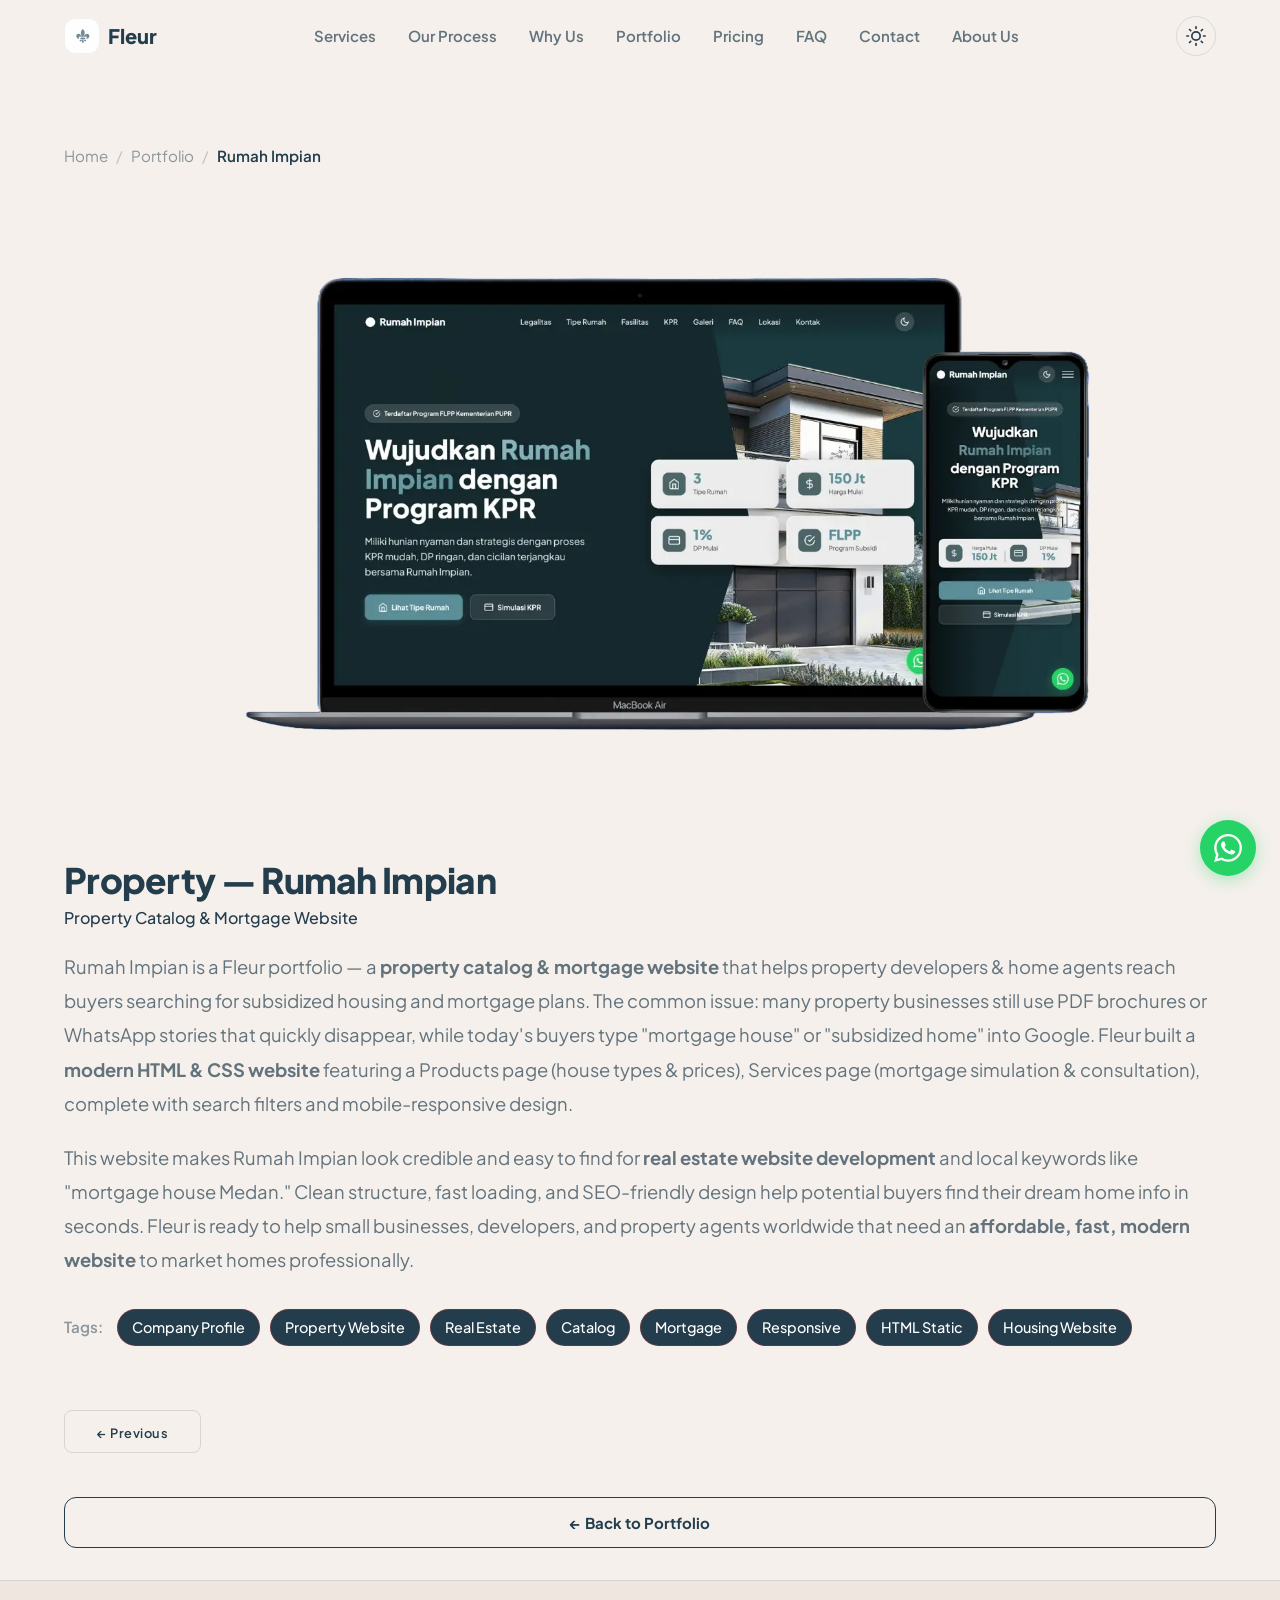
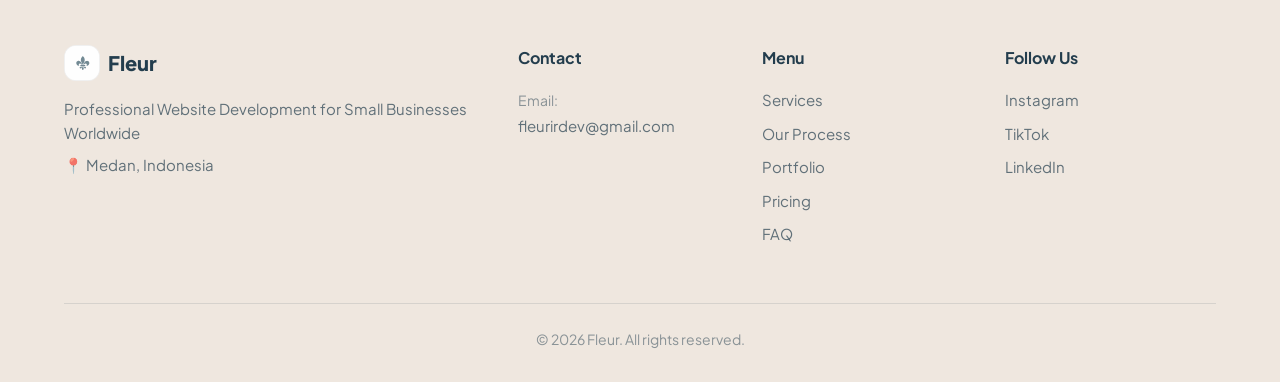
<file: en/portofolio/rumah-impian.html>
<!DOCTYPE html>
<html lang="en">

<head>
  <meta charset="UTF-8">
  <meta name="viewport" content="width=device-width, initial-scale=1.0">
  <meta http-equiv="X-UA-Compatible" content="IE=edge">

  <!-- SEO Meta -->
  <title>Fleur - Property Catalog Website, Web Dev for Real Estate</title>
  <meta name="description"
    content="Portfolio: professional property catalog & mortgage website by Fleur — credible, responsive, & SEO-friendly. Affordable custom website development for property developers, agents, & real estate worldwide. Need a property website? Get a free consultation.">
  <meta name="keywords"
    content="real estate website design, property catalog website, mortgage website development, custom website development, small business web design, professional website design, responsive website, SEO friendly website, affordable website services">
  <meta name="robots" content="index, follow">
  <meta name="author" content="Fleur">
  <link rel="canonical" href="https://fleurirdev.com/en/portofolio/rumah-impian">

  <!-- Hreflang -->
  <link rel="alternate" hreflang="id" href="https://fleurirdev.com/portofolio/rumah-impian" />
  <link rel="alternate" hreflang="en" href="https://fleurirdev.com/en/portofolio/rumah-impian" />
  <link rel="alternate" hreflang="x-default" href="https://fleurirdev.com/portofolio/rumah-impian" />

  <!-- Open Graph -->
  <meta property="og:type" content="article">
  <meta property="og:url" content="https://fleurirdev.com/en/portofolio/rumah-impian">
  <meta property="og:title" content="Fleur - Property Catalog Website, Web Dev for Real Estate">
  <meta property="og:description"
    content="Portfolio: professional property catalog & mortgage website by Fleur — credible, responsive, & SEO-friendly. Affordable custom website development for property developers, agents, & real estate worldwide.">
  <meta property="og:image" content="https://fleurirdev.com/assets/property-sample.webp">
  <meta property="og:locale" content="en_US">
  <meta property="og:site_name" content="Fleur">

  <!-- Twitter Card -->
  <meta name="twitter:card" content="summary_large_image">
  <meta name="twitter:title" content="Fleur - Property Catalog Website, Web Dev for Real Estate">
  <meta name="twitter:description"
    content="Portfolio: professional property catalog & mortgage website by Fleur — credible, responsive, & SEO-friendly. Affordable custom website development for property developers, agents, & real estate worldwide.">
  <meta name="twitter:image" content="https://fleurirdev.com/assets/property-sample.webp">

  <!-- Fonts -->
  <link rel="preconnect" href="https://fonts.googleapis.com">
  <link rel="preconnect" href="https://fonts.gstatic.com" crossorigin>
  <link href="https://fonts.googleapis.com/css2?family=Plus+Jakarta+Sans:wght@400;500;600;700;800&display=swap"
    rel="stylesheet">

  <!-- Styles -->
  <link rel="stylesheet" href="../../css/styles.css">

  <!-- Inline theme init (prevent FOUC) -->
  <script>
    (function () {
      try {
        var saved = localStorage.getItem("Fleur-theme");
        var theme = saved || "light";
        document.documentElement.setAttribute("data-theme", theme);
        document.documentElement.classList.add("js");
      } catch (e) {
        document.documentElement.classList.add("js");
      }
    })();
  </script>

  <link rel="icon" type="image/svg+xml" href="../../assets/logo.svg">

  <!-- JSON-LD Structured Data -->
  <script type="application/ld+json">
  {
    "@context": "https://schema.org",
    "@type": "CreativeWork",
    "name": "Property Catalog & Mortgage Website — Rumah Impian",
    "url": "https://fleurirdev.com/en/portofolio/rumah-impian",
    "image": "https://fleurirdev.com/assets/property-sample.webp",
    "author": { "@type": "Organization", "name": "Fleur" },
    "description": "Portfolio: professional property catalog & mortgage website by Fleur — credible, responsive, & SEO-friendly. Affordable custom website development for property developers, agents, & real estate worldwide."
  }
  </script>
</head>

<body>
  <!-- Smart Language Banner (auto-suggest by browser locale; no auto-redirect, SEO-safe) -->
  <div id="lang-banner" class="lang-banner" role="status" aria-live="polite" hidden>
    <span class="lang-banner__text" id="lang-banner-text"></span>
    <a href="#" class="lang-banner__link" id="lang-banner-link"></a>
    <button type="button" class="lang-banner__close" id="lang-banner-close" aria-label="Close">&times;</button>
  </div>

  <!-- Navbar -->
  <header class="header" id="header">
    <nav class="nav container" aria-label="Main navigation">
      <a href="../index.html" class="nav__logo" aria-label="Fleur home">
        <img src="../../assets/logo.svg" class="nav__logo-img" alt="Fleur" width="36" height="36">
        <span class="nav__logo-text">Fleur</span>
      </a>

      <div class="nav__menu" id="nav-menu">
        <ul class="nav__list" id="nav-list" role="menubar">
          <li role="none"><a href="../index.html#services" class="nav__link" role="menuitem"
              data-section="services">Services</a></li>
          <li role="none"><a href="../index.html#process" class="nav__link" role="menuitem"
              data-section="process">Our Process</a></li>
          <li role="none"><a href="../index.html#why" class="nav__link" role="menuitem"
              data-section="why">Why Us</a></li>
          <li role="none"><a href="../index.html#portfolio" class="nav__link" role="menuitem"
              data-section="portfolio">Portfolio</a></li>
          <li role="none"><a href="../index.html#pricing" class="nav__link" role="menuitem"
              data-section="pricing">Pricing</a></li>
          <li role="none"><a href="../index.html#faq" class="nav__link" role="menuitem"
              data-section="faq">FAQ</a></li>
          <li role="none"><a href="../index.html#contact" class="nav__link" role="menuitem"
              data-section="contact">Contact</a></li>
          <li role="none"><a href="../../aboutUs.html" class="nav__link" role="menuitem"
              data-section="about">About Us</a></li>
        </ul>
      </div>

      <div class="nav__actions">
        <a href="../../portofolio/rumah-impian.html" class="lang-switcher" aria-label="Switch to Indonesian" title="Bahasa Indonesia">ID</a>
        <button class="theme-toggle" id="theme-toggle" aria-label="Toggle theme" aria-pressed="false" type="button">
          <svg class="theme-toggle__icon theme-toggle__icon--sun" viewBox="0 0 24 24" fill="none" stroke="currentColor"
            stroke-width="2" stroke-linecap="round" stroke-linejoin="round" aria-hidden="true">
            <circle cx="12" cy="12" r="5"></circle>
            <line x1="12" y1="1" x2="12" y2="3"></line>
            <line x1="12" y1="21" x2="12" y2="23"></line>
            <line x1="4.22" y1="4.22" x2="5.64" y2="5.64"></line>
            <line x1="18.36" y1="18.36" x2="19.78" y2="19.78"></line>
            <line x1="1" y1="12" x2="3" y2="12"></line>
            <line x1="21" y1="12" x2="23" y2="12"></line>
            <line x1="4.22" y1="19.78" x2="5.64" y2="18.36"></line>
            <line x1="18.36" y1="5.64" x2="19.78" y2="4.22"></line>
          </svg>
          <svg class="theme-toggle__icon theme-toggle__icon--moon" viewBox="0 0 24 24" fill="none" stroke="currentColor"
            stroke-width="2" stroke-linecap="round" stroke-linejoin="round" aria-hidden="true">
            <path d="M21 12.79A9 9 0 1 1 11.21 3 7 7 0 0 0 21 12.79z"></path>
          </svg>
        </button>
        <button class="nav__hamburger" id="nav-hamburger" aria-label="Open menu" aria-expanded="false"
          aria-controls="nav-menu" type="button">
          <span></span>
          <span></span>
          <span></span>
        </button>
      </div>
    </nav>
  </header>

  <div class="nav-backdrop" id="nav-backdrop" hidden></div>

  <main id="main-content">
    <section class="section project-detail" aria-labelledby="project-title">
      <div class="container">
        <nav class="project-detail__breadcrumb" aria-label="Breadcrumb">
          <a href="../index.html">Home</a>
          <span class="sep" aria-hidden="true">/</span>
          <a href="../index.html#portfolio">Portfolio</a>
          <span class="sep" aria-hidden="true">/</span>
          <span aria-current="page">Rumah Impian</span>
        </nav>

        <div class="project-detail__hero reveal">
          <img src="../../assets/property-sample.webp" alt="Property website Rumah Impian KPR — Fleur" width="1200"
            height="675">
        </div>

        <h1 class="project-detail__heading reveal" id="project-title">Property — Rumah Impian</h1>
        <p class="project-detail__subheading reveal">Property Catalog & Mortgage Website</p>

        <div class="project-detail__body reveal">
          <p>Rumah Impian is a Fleur portfolio — a <strong>property catalog &amp; mortgage website</strong> that helps property developers &amp; home agents reach buyers searching for subsidized housing and mortgage plans. The common issue: many property businesses still use PDF brochures or WhatsApp stories that quickly disappear, while today's buyers type "mortgage house" or "subsidized home" into Google. Fleur built a <strong>modern HTML &amp; CSS website</strong> featuring a Products page (house types &amp; prices), Services page (mortgage simulation &amp; consultation), complete with search filters and mobile-responsive design.</p>
          <p>This website makes Rumah Impian look credible and easy to find for <strong>real estate website development</strong> and local keywords like "mortgage house Medan." Clean structure, fast loading, and SEO-friendly design help potential buyers find their dream home info in seconds. Fleur is ready to help small businesses, developers, and property agents worldwide that need an <strong>affordable, fast, modern website</strong> to market homes professionally.</p>
        </div>

        <div class="project-detail__tags reveal">
          <span class="project-detail__tags-label">Tags:</span>
          <span class="tag">Company Profile</span>
          <span class="tag">Property Website</span>
          <span class="tag">Real Estate</span>
          <span class="tag">Catalog</span>
          <span class="tag">Mortgage</span>
          <span class="tag">Responsive</span>
          <span class="tag">HTML Static</span>
          <span class="tag">Housing Website</span>
        </div>

        <div class="project-detail__pager reveal">
          <a class="pager-link pager__prev" href="self-order-qris.html" rel="prev">
            <span class="pager__dir">← Previous</span>
          </a>
          <span class="pager-link pager__next is-disabled">
            <span class="pager__dir">Next →</span>
            <span class="pager__title">—</span>
          </span>
        </div>

        <div class="project-detail__back reveal">
          <a href="../index.html#portfolio" class="btn btn--secondary btn--block">← Back to Portfolio</a>
        </div>
      </div>
    </section>
  </main>

  <!-- Footer -->
  <footer class="footer">
    <div class="container">
      <div class="footer__grid">
        <div class="footer__brand reveal">
          <a href="../index.html" class="footer__logo" aria-label="Fleur home">
            <img src="../../assets/logo.svg" class="footer__logo-img" alt="Fleur" width="36" height="36">
            <span class="footer__logo-text">Fleur</span>
          </a>
          <p>Professional Website Development for Small Businesses Worldwide</p>
          <p class="footer__location">📍 Medan, Indonesia</p>
        </div>

        <div class="footer__contact reveal">
          <h3>Contact</h3>
          <ul>
            <!-- <li>
              <span>WhatsApp:</span>
              <a href="https://wa.me/6281234567890?text=Hi%20Fleur%2C%20I%27d%20like%20a%20free%20consultation%20about%20my%20website."
                target="_blank" rel="noopener noreferrer">+62 81234567890</a>
            </li> -->
            <li>
              <span>Email:</span>
              <a href="mailto:fleurirdev@gmail.com">fleurirdev@gmail.com</a>
            </li>
          </ul>
        </div>

        <div class="footer__menu reveal">
          <h3>Menu</h3>
          <ul>
            <li><a href="../index.html#services">Services</a></li>
            <li><a href="../index.html#process">Our Process</a></li>
            <li><a href="../index.html#portfolio">Portfolio</a></li>
            <li><a href="../index.html#pricing">Pricing</a></li>
            <li><a href="../index.html#faq">FAQ</a></li>
          </ul>
        </div>

        <div class="footer__social reveal">
          <h3>Follow Us</h3>
          <ul>
            <li><a href="#" target="_blank" rel="noopener noreferrer">Instagram</a></li>
            <li><a href="#" target="_blank" rel="noopener noreferrer">TikTok</a></li>
            <li><a href="#" target="_blank" rel="noopener noreferrer">LinkedIn</a></li>
          </ul>
        </div>
      </div>

      <div class="footer__bottom">
        <p>© 2026 Fleur. All rights reserved.</p>
      </div>
    </div>
  </footer>

  <!-- Floating WhatsApp Button -->
  <a href="https://wa.me/6281234567890?text=Hi%20Fleur%2C%20I%27d%20like%20a%20free%20consultation%20about%20my%20website."
    class="floating-wa" id="floating-wa" aria-label="Chat WhatsApp" target="_blank" rel="noopener noreferrer">
    <svg viewBox="0 0 24 24" fill="currentColor" aria-hidden="true">
      <path
        d="M17.472 14.382c-.297-.149-1.758-.867-2.03-.967-.273-.099-.471-.148-.67.15-.197.297-.767.966-.94 1.164-.173.199-.347.223-.644.075-.297-.15-1.255-.463-2.39-1.475-.883-.788-1.48-1.761-1.653-2.059-.173-.297-.018-.458.13-.606.134-.133.298-.347.446-.52.149-.174.198-.298.298-.497.099-.198.05-.371-.025-.52-.075-.149-.669-1.612-.916-2.207-.242-.579-.487-.5-.669-.51-.173-.008-.371-.01-.57-.01-.198 0-.52.074-.792.372-.272.297-1.04 1.016-1.04 2.479 0 1.462 1.065 2.875 1.213 3.074.149.198 2.096 3.2 5.077 4.487.709.306 1.262.489 1.694.625.712.227 1.36.195 1.871.118.571-.085 1.758-.719 2.006-1.413.248-.694.248-1.289.173-1.413-.074-.124-.272-.198-.57-.347m-5.421 7.403h-.004a9.87 9.87 0 01-5.031-1.378l-.361-.214-3.741.982.998-3.648-.235-.374a9.86 9.86 0 01-1.51-5.26c.001-5.45 4.436-9.884 9.888-9.884 2.64 0 5.122 1.03 6.988 2.898a9.825 9.825 0 012.893 6.994c-.003 5.45-4.437 9.884-9.885 9.884m8.413-18.297A11.815 11.815 0 0012.05 0C5.495 0 .16 5.335.157 11.892c0 2.096.547 4.142 1.588 5.945L.057 24l6.305-1.654a11.882 11.882 0 005.683 1.448h.005c6.554 0 11.89-5.335 11.893-11.893a11.821 11.821 0 00-3.48-8.413z" />
    </svg>
    <span class="floating-wa__tooltip" id="floating-wa-tooltip">Questions? Chat with us</span>
  </a>

  <script src="../../js/main.js"></script>
  <!-- Language: auto-suggest by browser locale; navbar switch hidden from users
       (kept in HTML for crawlers). No redirect -> SEO-safe. -->
  <script>
  (function () {
    var banner = document.getElementById('lang-banner');
    var text = document.getElementById('lang-banner-text');
    var link = document.getElementById('lang-banner-link');
    var switcher = document.querySelector('.lang-switcher');
    // Hide persistent navbar switch from end-users; crawlers still see the link in HTML.
    if (switcher) switcher.classList.add('is-hidden');
    if (!banner || !text || !link) return;

    var path = location.pathname;
    var isEN = /\/en\//.test(path) || /(^|\/)en$/.test(path) || /\/en\/index\.html$/.test(path);

    // Manual override via ?lang= matching current page -> respect choice, don't nag.
    var forced = (new URLSearchParams(location.search)).get('lang');
    if ((forced === 'en' && isEN) || (forced === 'id' && !isEN)) {
      try { localStorage.setItem('fleur-lang-banner', '1'); } catch (e) {}
      return;
    }

    var dismissed = false;
    try { dismissed = localStorage.getItem('fleur-lang-banner') === '1'; } catch (e) {}
    if (dismissed) return;

    var lang = navigator.language || navigator.userLanguage || '';
    var isIdUser = /^id/i.test(lang);
    if (!switcher) return;
    var target = switcher.getAttribute('href');

    if (isEN && isIdUser) {
      text.textContent = 'Sepertinya Anda berbahasa Indonesia. ';
      link.textContent = 'Lihat versi Bahasa Indonesia →';
      link.setAttribute('href', target + '?lang=id');
      banner.hidden = false;
    } else if (!isEN && !isIdUser) {
      text.textContent = 'Looks like you prefer English. ';
      link.textContent = 'View English version →';
      link.setAttribute('href', target + '?lang=en');
      banner.hidden = false;
    }

    link.addEventListener('click', function () {
      try {
        localStorage.setItem('fleur-lang-banner', '1');
        localStorage.setItem('fleur-lang-pref', isEN ? 'id' : 'en');
      } catch (e) {}
    });

    var close = document.getElementById('lang-banner-close');
    if (close) {
      close.addEventListener('click', function () {
        banner.hidden = true;
        try { localStorage.setItem('fleur-lang-banner', '1'); } catch (e) {}
      });
    }
  })();
  </script>
</body>

</html>
</file>
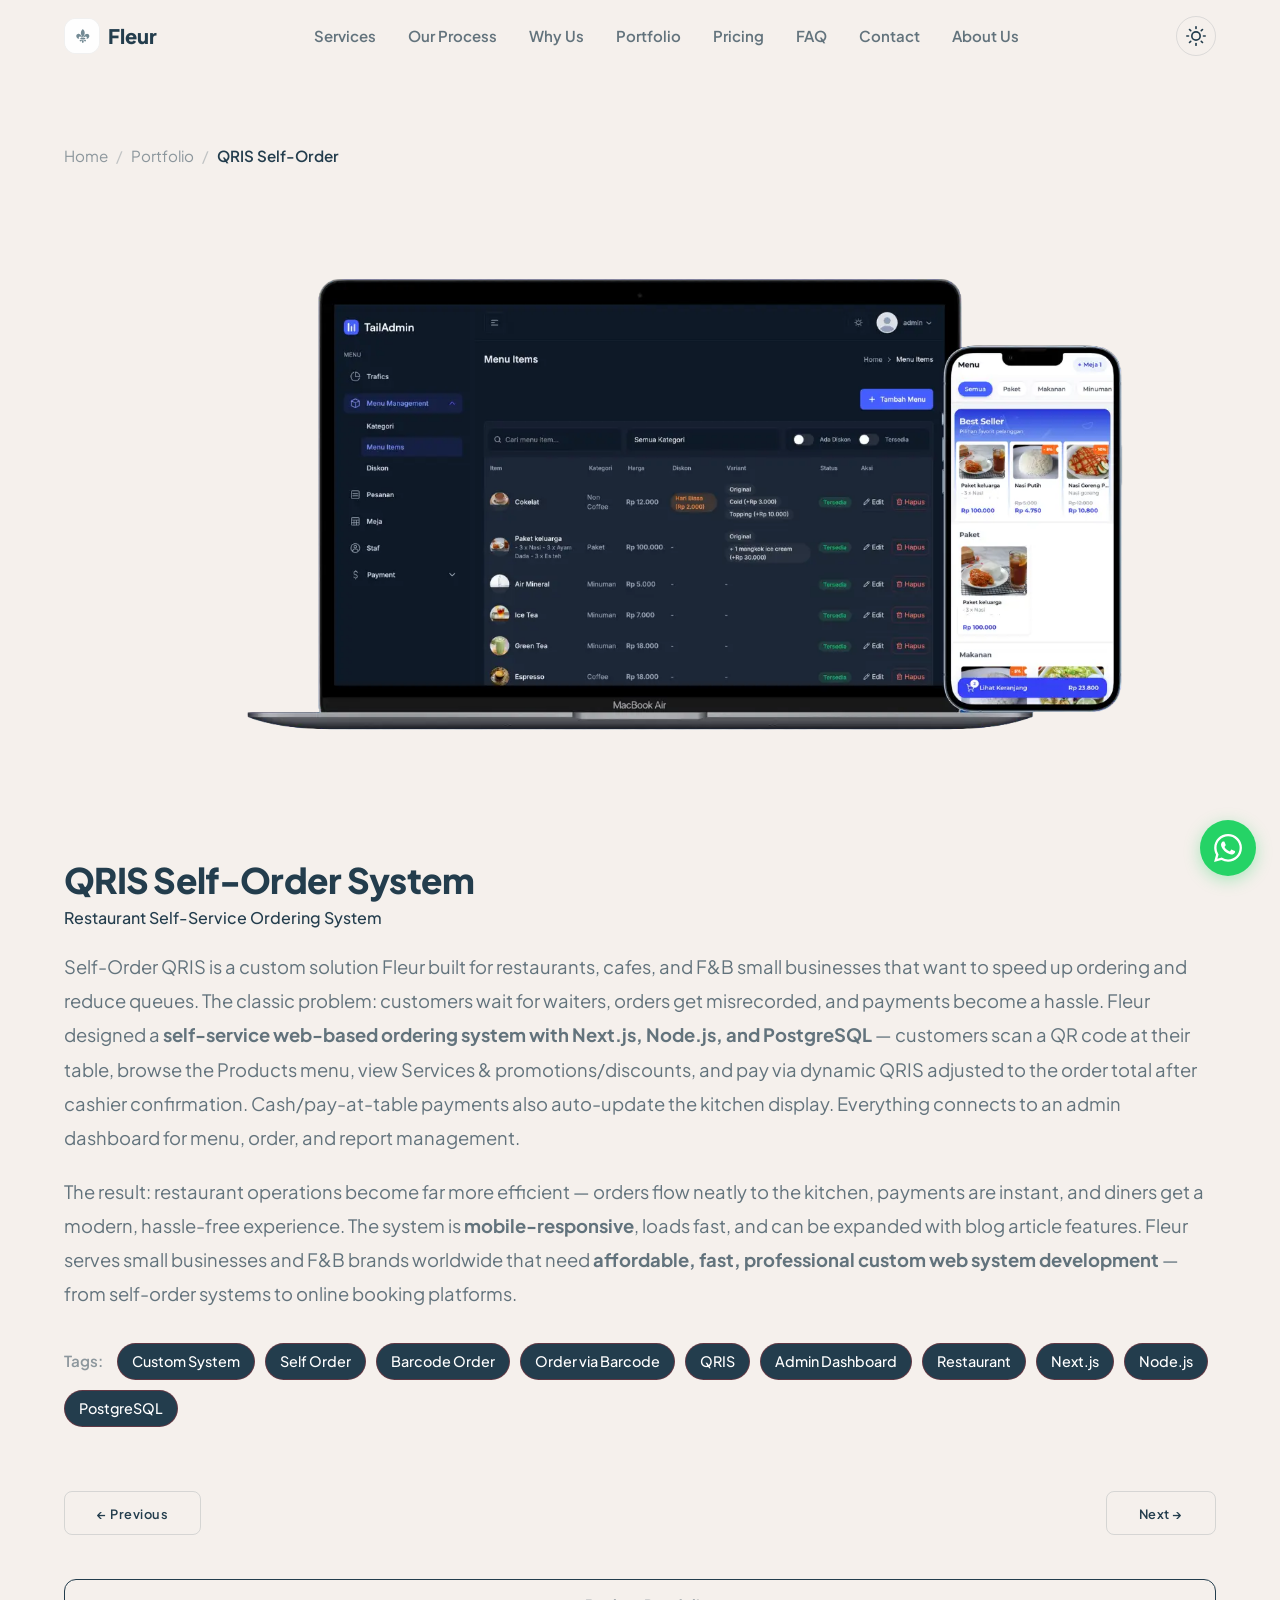
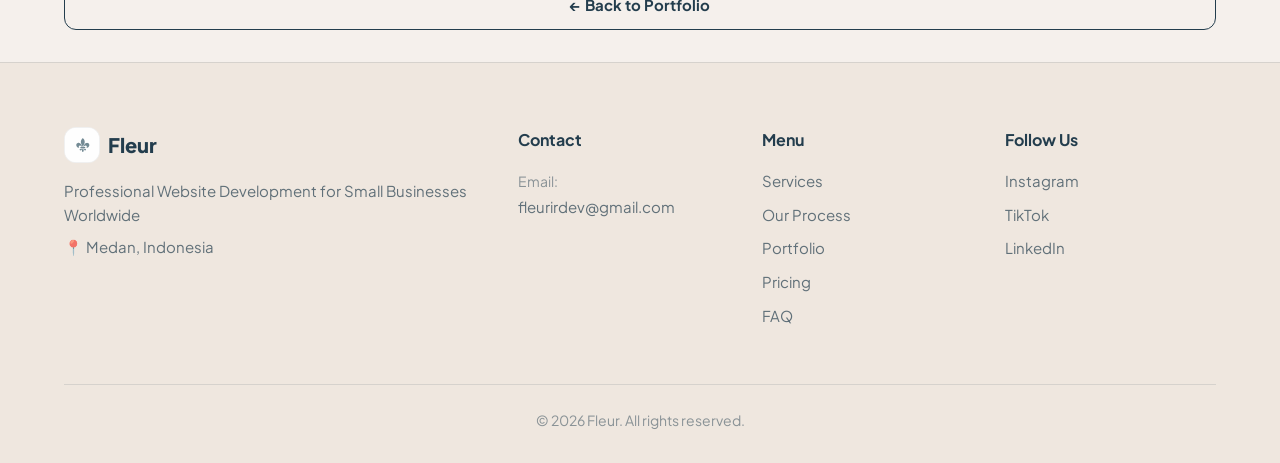
<file: en/portofolio/self-order-qris.html>
<!DOCTYPE html>
<html lang="en">

<head>
  <meta charset="UTF-8">
  <meta name="viewport" content="width=device-width, initial-scale=1.0">
  <meta http-equiv="X-UA-Compatible" content="IE=edge">

  <!-- SEO Meta -->
  <title>Fleur - QRIS Self-Order System, Web System for Restaurants</title>
  <meta name="description"
    content="Portfolio: QRIS self-order restaurant system by Fleur — order from table, auto payment, admin dashboard. Affordable custom web system development for F&B businesses worldwide. Need a restaurant system? Get a free consultation.">
  <meta name="keywords"
    content="restaurant self order system, QRIS payment system, custom web system development, restaurant website design, small business web design, professional website design, responsive website, affordable website services, web app development">
  <meta name="robots" content="index, follow">
  <meta name="author" content="Fleur">
  <link rel="canonical" href="https://fleurirdev.com/en/portofolio/self-order-qris">

  <!-- Hreflang -->
  <link rel="alternate" hreflang="id" href="https://fleurirdev.com/portofolio/self-order-qris" />
  <link rel="alternate" hreflang="en" href="https://fleurirdev.com/en/portofolio/self-order-qris" />
  <link rel="alternate" hreflang="x-default" href="https://fleurirdev.com/portofolio/self-order-qris" />

  <!-- Open Graph -->
  <meta property="og:type" content="article">
  <meta property="og:url" content="https://fleurirdev.com/en/portofolio/self-order-qris">
  <meta property="og:title" content="Fleur - QRIS Self-Order System, Web System for Restaurants">
  <meta property="og:description"
    content="Portfolio: QRIS self-order restaurant system by Fleur — order from table, auto payment, admin dashboard. Affordable custom web system development for F&B businesses worldwide.">
  <meta property="og:image" content="https://fleurirdev.com/assets/self-order-sample.webp">
  <meta property="og:locale" content="en_US">
  <meta property="og:site_name" content="Fleur">

  <!-- Twitter Card -->
  <meta name="twitter:card" content="summary_large_image">
  <meta name="twitter:title" content="Fleur - QRIS Self-Order System, Web System for Restaurants">
  <meta name="twitter:description"
    content="Portfolio: QRIS self-order restaurant system by Fleur — order from table, auto payment, admin dashboard. Affordable custom web system development for F&B businesses worldwide.">
  <meta name="twitter:image" content="https://fleurirdev.com/assets/self-order-sample.webp">

  <!-- Fonts -->
  <link rel="preconnect" href="https://fonts.googleapis.com">
  <link rel="preconnect" href="https://fonts.gstatic.com" crossorigin>
  <link href="https://fonts.googleapis.com/css2?family=Plus+Jakarta+Sans:wght@400;500;600;700;800&display=swap"
    rel="stylesheet">

  <!-- Styles -->
  <link rel="stylesheet" href="../../css/styles.css">

  <!-- Inline theme init (prevent FOUC) -->
  <script>
    (function () {
      try {
        var saved = localStorage.getItem("Fleur-theme");
        var theme = saved || "light";
        document.documentElement.setAttribute("data-theme", theme);
        document.documentElement.classList.add("js");
      } catch (e) {
        document.documentElement.classList.add("js");
      }
    })();
  </script>

  <link rel="icon" type="image/svg+xml" href="../../assets/logo.svg">

  <!-- JSON-LD Structured Data -->
  <script type="application/ld+json">
  {
    "@context": "https://schema.org",
    "@type": "CreativeWork",
    "name": "QRIS Self-Order Restaurant System",
    "url": "https://fleurirdev.com/en/portofolio/self-order-qris",
    "image": "https://fleurirdev.com/assets/self-order-sample.webp",
    "author": { "@type": "Organization", "name": "Fleur" },
    "description": "Portfolio: QRIS self-order restaurant system by Fleur — order from table, auto payment, admin dashboard. Affordable custom web system development for F&B businesses worldwide."
  }
  </script>
</head>

<body>
  <!-- Smart Language Banner (auto-suggest by browser locale; no auto-redirect, SEO-safe) -->
  <div id="lang-banner" class="lang-banner" role="status" aria-live="polite" hidden>
    <span class="lang-banner__text" id="lang-banner-text"></span>
    <a href="#" class="lang-banner__link" id="lang-banner-link"></a>
    <button type="button" class="lang-banner__close" id="lang-banner-close" aria-label="Close">&times;</button>
  </div>

  <!-- Navbar -->
  <header class="header" id="header">
    <nav class="nav container" aria-label="Main navigation">
      <a href="../index.html" class="nav__logo" aria-label="Fleur home">
        <img src="../../assets/logo.svg" class="nav__logo-img" alt="Fleur" width="36" height="36">
        <span class="nav__logo-text">Fleur</span>
      </a>

      <div class="nav__menu" id="nav-menu">
        <ul class="nav__list" id="nav-list" role="menubar">
          <li role="none"><a href="../index.html#services" class="nav__link" role="menuitem"
              data-section="services">Services</a></li>
          <li role="none"><a href="../index.html#process" class="nav__link" role="menuitem"
              data-section="process">Our Process</a></li>
          <li role="none"><a href="../index.html#why" class="nav__link" role="menuitem"
              data-section="why">Why Us</a></li>
          <li role="none"><a href="../index.html#portfolio" class="nav__link" role="menuitem"
              data-section="portfolio">Portfolio</a></li>
          <li role="none"><a href="../index.html#pricing" class="nav__link" role="menuitem"
              data-section="pricing">Pricing</a></li>
          <li role="none"><a href="../index.html#faq" class="nav__link" role="menuitem"
              data-section="faq">FAQ</a></li>
          <li role="none"><a href="../index.html#contact" class="nav__link" role="menuitem"
              data-section="contact">Contact</a></li>
          <li role="none"><a href="../../aboutUs.html" class="nav__link" role="menuitem"
              data-section="about">About Us</a></li>
        </ul>
      </div>

      <div class="nav__actions">
        <a href="../../portofolio/self-order-qris.html" class="lang-switcher" aria-label="Switch to Indonesian" title="Bahasa Indonesia">ID</a>
        <button class="theme-toggle" id="theme-toggle" aria-label="Toggle theme" aria-pressed="false" type="button">
          <svg class="theme-toggle__icon theme-toggle__icon--sun" viewBox="0 0 24 24" fill="none" stroke="currentColor"
            stroke-width="2" stroke-linecap="round" stroke-linejoin="round" aria-hidden="true">
            <circle cx="12" cy="12" r="5"></circle>
            <line x1="12" y1="1" x2="12" y2="3"></line>
            <line x1="12" y1="21" x2="12" y2="23"></line>
            <line x1="4.22" y1="4.22" x2="5.64" y2="5.64"></line>
            <line x1="18.36" y1="18.36" x2="19.78" y2="19.78"></line>
            <line x1="1" y1="12" x2="3" y2="12"></line>
            <line x1="21" y1="12" x2="23" y2="12"></line>
            <line x1="4.22" y1="19.78" x2="5.64" y2="18.36"></line>
            <line x1="18.36" y1="5.64" x2="19.78" y2="4.22"></line>
          </svg>
          <svg class="theme-toggle__icon theme-toggle__icon--moon" viewBox="0 0 24 24" fill="none" stroke="currentColor"
            stroke-width="2" stroke-linecap="round" stroke-linejoin="round" aria-hidden="true">
            <path d="M21 12.79A9 9 0 1 1 11.21 3 7 7 0 0 0 21 12.79z"></path>
          </svg>
        </button>
        <button class="nav__hamburger" id="nav-hamburger" aria-label="Open menu" aria-expanded="false"
          aria-controls="nav-menu" type="button">
          <span></span>
          <span></span>
          <span></span>
        </button>
      </div>
    </nav>
  </header>

  <div class="nav-backdrop" id="nav-backdrop" hidden></div>

  <main id="main-content">
    <section class="section project-detail" aria-labelledby="project-title">
      <div class="container">
        <nav class="project-detail__breadcrumb" aria-label="Breadcrumb">
          <a href="../index.html">Home</a>
          <span class="sep" aria-hidden="true">/</span>
          <a href="../index.html#portfolio">Portfolio</a>
          <span class="sep" aria-hidden="true">/</span>
          <span aria-current="page">QRIS Self-Order</span>
        </nav>

        <div class="project-detail__hero reveal">
          <img src="../../assets/self-order-sample.webp" alt="QRIS self-order system for restaurant — Fleur" width="1200"
            height="675">
        </div>

        <h1 class="project-detail__heading reveal" id="project-title">QRIS Self-Order System</h1>
        <p class="project-detail__subheading reveal">Restaurant Self-Service Ordering System</p>

        <div class="project-detail__body reveal">
          <p>Self-Order QRIS is a custom solution Fleur built for restaurants, cafes, and F&amp;B small businesses that want to speed up ordering and reduce queues. The classic problem: customers wait for waiters, orders get misrecorded, and payments become a hassle. Fleur designed a <strong>self-service web-based ordering system with Next.js, Node.js, and PostgreSQL</strong> — customers scan a QR code at their table, browse the Products menu, view Services &amp; promotions/discounts, and pay via dynamic QRIS adjusted to the order total after cashier confirmation. Cash/pay-at-table payments also auto-update the kitchen display. Everything connects to an admin dashboard for menu, order, and report management.</p>
          <p>The result: restaurant operations become far more efficient — orders flow neatly to the kitchen, payments are instant, and diners get a modern, hassle-free experience. The system is <strong>mobile-responsive</strong>, loads fast, and can be expanded with blog article features. Fleur serves small businesses and F&amp;B brands worldwide that need <strong>affordable, fast, professional custom web system development</strong> — from self-order systems to online booking platforms.</p>
        </div>

        <div class="project-detail__tags reveal">
          <span class="project-detail__tags-label">Tags:</span>
          <span class="tag">Custom System</span>
          <span class="tag">Self Order</span>
          <span class="tag">Barcode Order</span>
          <span class="tag">Order via Barcode</span>
          <span class="tag">QRIS</span>
          <span class="tag">Admin Dashboard</span>
          <span class="tag">Restaurant</span>
          <span class="tag">Next.js</span>
          <span class="tag">Node.js</span>
          <span class="tag">PostgreSQL</span>
        </div>

        <div class="project-detail__pager reveal">
          <a class="pager-link pager__prev" href="gym-zahra.html" rel="prev">
            <span class="pager__dir">← Previous</span>
          </a>
          <a class="pager-link pager__next" href="rumah-impian.html" rel="next">
            <span class="pager__dir">Next →</span>
          </a>
        </div>

        <div class="project-detail__back reveal">
          <a href="../index.html#portfolio" class="btn btn--secondary btn--block">← Back to Portfolio</a>
        </div>
      </div>
    </section>
  </main>

  <!-- Footer -->
  <footer class="footer">
    <div class="container">
      <div class="footer__grid">
        <div class="footer__brand reveal">
          <a href="../index.html" class="footer__logo" aria-label="Fleur home">
            <img src="../../assets/logo.svg" class="footer__logo-img" alt="Fleur" width="36" height="36">
            <span class="footer__logo-text">Fleur</span>
          </a>
          <p>Professional Website Development for Small Businesses Worldwide</p>
          <p class="footer__location">📍 Medan, Indonesia</p>
        </div>

        <div class="footer__contact reveal">
          <h3>Contact</h3>
          <ul>
            <!-- <li>
              <span>WhatsApp:</span>
              <a href="https://wa.me/6281234567890?text=Hi%20Fleur%2C%20I%27d%20like%20a%20free%20consultation%20about%20my%20website."
                target="_blank" rel="noopener noreferrer">+62 81234567890</a>
            </li> -->
            <li>
              <span>Email:</span>
              <a href="mailto:fleurirdev@gmail.com">fleurirdev@gmail.com</a>
            </li>
          </ul>
        </div>

        <div class="footer__menu reveal">
          <h3>Menu</h3>
          <ul>
            <li><a href="../index.html#services">Services</a></li>
            <li><a href="../index.html#process">Our Process</a></li>
            <li><a href="../index.html#portfolio">Portfolio</a></li>
            <li><a href="../index.html#pricing">Pricing</a></li>
            <li><a href="../index.html#faq">FAQ</a></li>
          </ul>
        </div>

        <div class="footer__social reveal">
          <h3>Follow Us</h3>
          <ul>
            <li><a href="#" target="_blank" rel="noopener noreferrer">Instagram</a></li>
            <li><a href="#" target="_blank" rel="noopener noreferrer">TikTok</a></li>
            <li><a href="#" target="_blank" rel="noopener noreferrer">LinkedIn</a></li>
          </ul>
        </div>
      </div>

      <div class="footer__bottom">
        <p>© 2026 Fleur. All rights reserved.</p>
      </div>
    </div>
  </footer>

  <!-- Floating WhatsApp Button -->
  <a href="https://wa.me/6281234567890?text=Hi%20Fleur%2C%20I%27d%20like%20a%20free%20consultation%20about%20my%20website."
    class="floating-wa" id="floating-wa" aria-label="Chat WhatsApp" target="_blank" rel="noopener noreferrer">
    <svg viewBox="0 0 24 24" fill="currentColor" aria-hidden="true">
      <path
        d="M17.472 14.382c-.297-.149-1.758-.867-2.03-.967-.273-.099-.471-.148-.67.15-.197.297-.767.966-.94 1.164-.173.199-.347.223-.644.075-.297-.15-1.255-.463-2.39-1.475-.883-.788-1.48-1.761-1.653-2.059-.173-.297-.018-.458.13-.606.134-.133.298-.347.446-.52.149-.174.198-.298.298-.497.099-.198.05-.371-.025-.52-.075-.149-.669-1.612-.916-2.207-.242-.579-.487-.5-.669-.51-.173-.008-.371-.01-.57-.01-.198 0-.52.074-.792.372-.272.297-1.04 1.016-1.04 2.479 0 1.462 1.065 2.875 1.213 3.074.149.198 2.096 3.2 5.077 4.487.709.306 1.262.489 1.694.625.712.227 1.36.195 1.871.118.571-.085 1.758-.719 2.006-1.413.248-.694.248-1.289.173-1.413-.074-.124-.272-.198-.57-.347m-5.421 7.403h-.004a9.87 9.87 0 01-5.031-1.378l-.361-.214-3.741.982.998-3.648-.235-.374a9.86 9.86 0 01-1.51-5.26c.001-5.45 4.436-9.884 9.888-9.884 2.64 0 5.122 1.03 6.988 2.898a9.825 9.825 0 012.893 6.994c-.003 5.45-4.437 9.884-9.885 9.884m8.413-18.297A11.815 11.815 0 0012.05 0C5.495 0 .16 5.335.157 11.892c0 2.096.547 4.142 1.588 5.945L.057 24l6.305-1.654a11.882 11.882 0 005.683 1.448h.005c6.554 0 11.89-5.335 11.893-11.893a11.821 11.821 0 00-3.48-8.413z" />
    </svg>
    <span class="floating-wa__tooltip" id="floating-wa-tooltip">Questions? Chat with us</span>
  </a>

  <script src="../../js/main.js"></script>
  <!-- Language: auto-suggest by browser locale; navbar switch hidden from users
       (kept in HTML for crawlers). No redirect -> SEO-safe. -->
  <script>
  (function () {
    var banner = document.getElementById('lang-banner');
    var text = document.getElementById('lang-banner-text');
    var link = document.getElementById('lang-banner-link');
    var switcher = document.querySelector('.lang-switcher');
    // Hide persistent navbar switch from end-users; crawlers still see the link in HTML.
    if (switcher) switcher.classList.add('is-hidden');
    if (!banner || !text || !link) return;

    var path = location.pathname;
    var isEN = /\/en\//.test(path) || /(^|\/)en$/.test(path) || /\/en\/index\.html$/.test(path);

    // Manual override via ?lang= matching current page -> respect choice, don't nag.
    var forced = (new URLSearchParams(location.search)).get('lang');
    if ((forced === 'en' && isEN) || (forced === 'id' && !isEN)) {
      try { localStorage.setItem('fleur-lang-banner', '1'); } catch (e) {}
      return;
    }

    var dismissed = false;
    try { dismissed = localStorage.getItem('fleur-lang-banner') === '1'; } catch (e) {}
    if (dismissed) return;

    var lang = navigator.language || navigator.userLanguage || '';
    var isIdUser = /^id/i.test(lang);
    if (!switcher) return;
    var target = switcher.getAttribute('href');

    if (isEN && isIdUser) {
      text.textContent = 'Sepertinya Anda berbahasa Indonesia. ';
      link.textContent = 'Lihat versi Bahasa Indonesia →';
      link.setAttribute('href', target + '?lang=id');
      banner.hidden = false;
    } else if (!isEN && !isIdUser) {
      text.textContent = 'Looks like you prefer English. ';
      link.textContent = 'View English version →';
      link.setAttribute('href', target + '?lang=en');
      banner.hidden = false;
    }

    link.addEventListener('click', function () {
      try {
        localStorage.setItem('fleur-lang-banner', '1');
        localStorage.setItem('fleur-lang-pref', isEN ? 'id' : 'en');
      } catch (e) {}
    });

    var close = document.getElementById('lang-banner-close');
    if (close) {
      close.addEventListener('click', function () {
        banner.hidden = true;
        try { localStorage.setItem('fleur-lang-banner', '1'); } catch (e) {}
      });
    }
  })();
  </script>
</body>

</html>
</file>
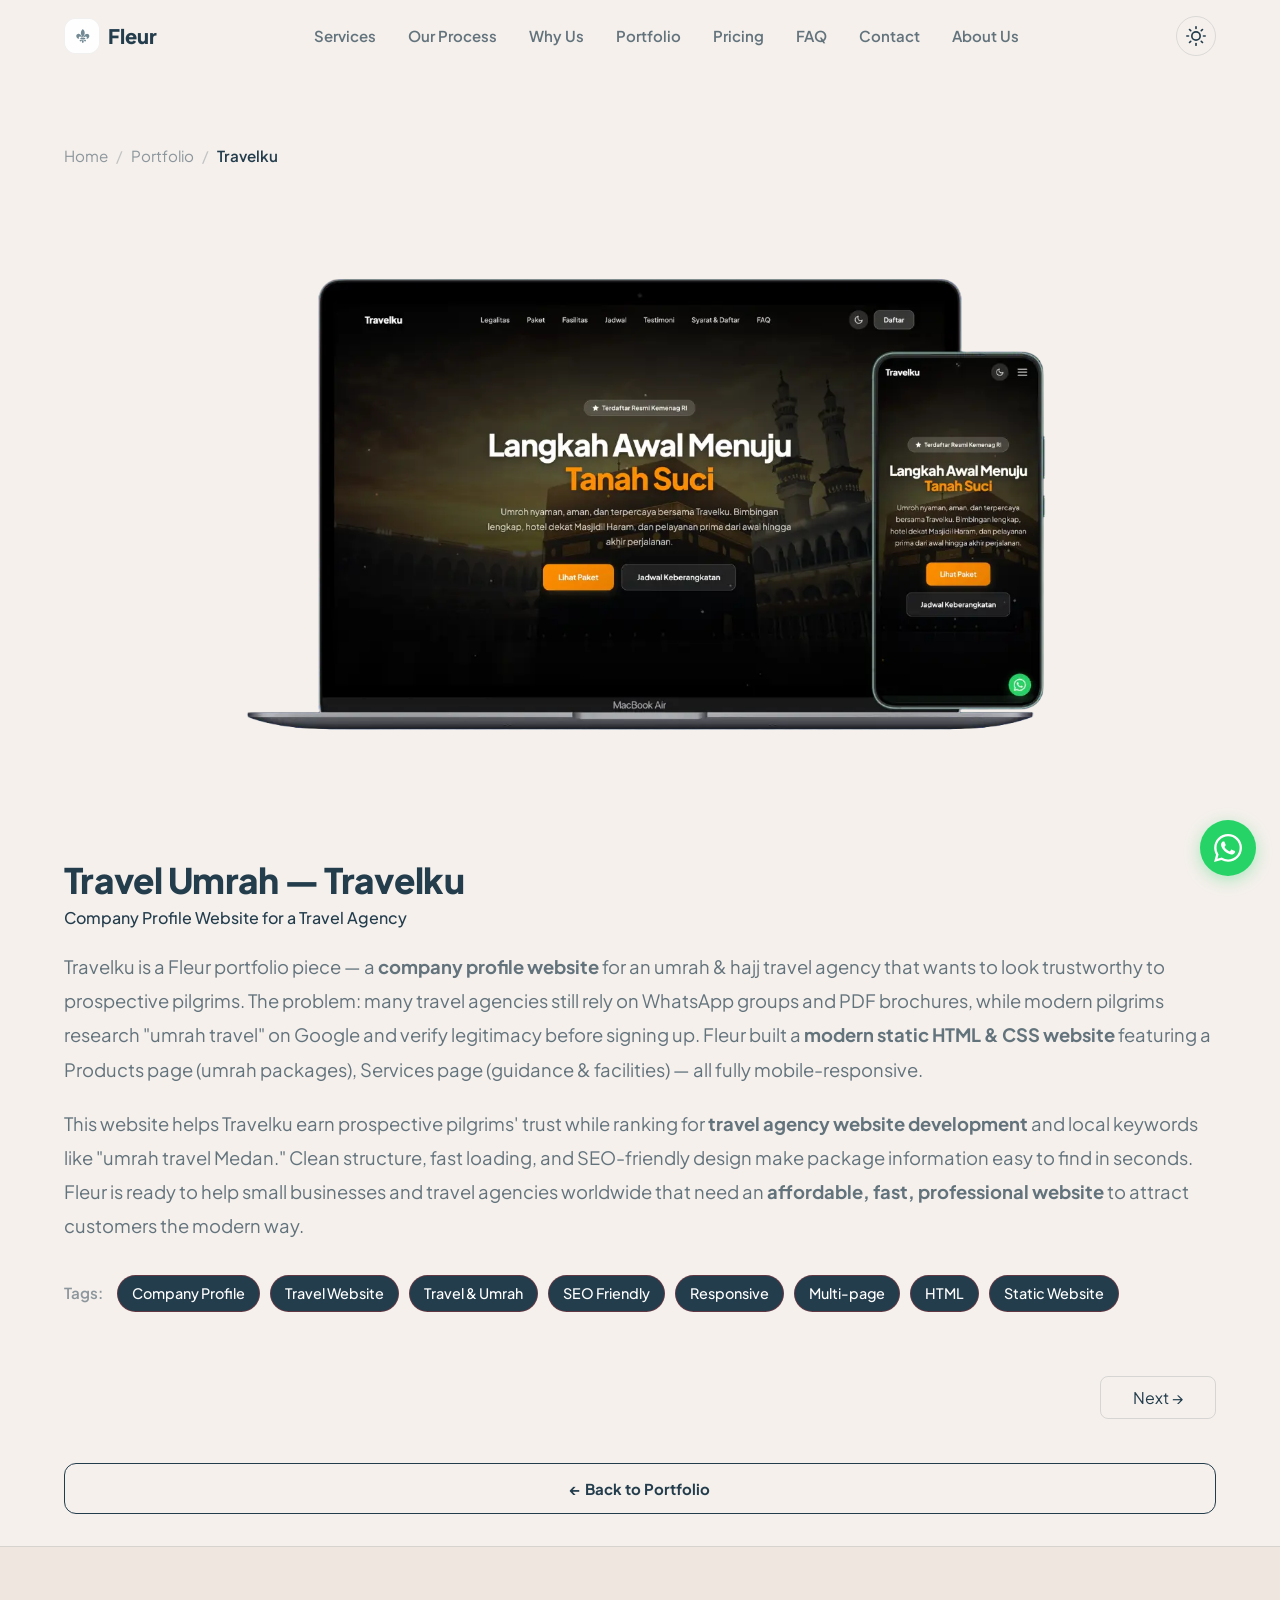
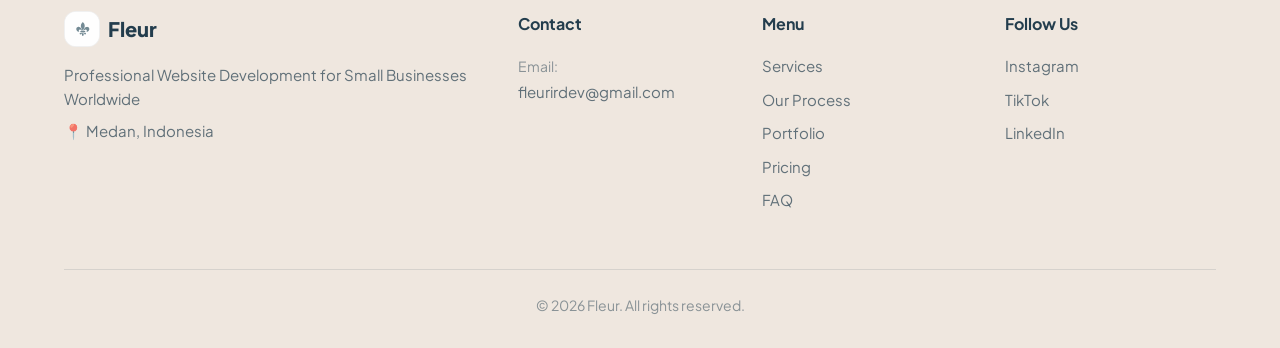
<file: en/portofolio/travelku.html>
<!DOCTYPE html>
<html lang="en">

<head>
  <meta charset="UTF-8">
  <meta name="viewport" content="width=device-width, initial-scale=1.0">
  <meta http-equiv="X-UA-Compatible" content="IE=edge">

  <!-- SEO Meta -->
  <title>Fleur - Travel Agency Website, Web Dev for Travel & Umrah</title>
  <meta name="description"
    content="Portfolio: professional travel agency website by Fleur — trustworthy, responsive, & SEO-friendly. Affordable custom website development for travel, umrah, & tour operators worldwide. Need a travel website? Get a free consultation.">
  <meta name="keywords"
    content="travel website development, umrah website design, custom website for travel agency, small business web design, professional website design, landing page design, responsive website, SEO friendly website, affordable website services">
  <meta name="robots" content="index, follow">
  <meta name="author" content="Fleur">
  <link rel="canonical" href="https://fleurirdev.com/en/portofolio/travelku">

  <!-- Hreflang -->
  <link rel="alternate" hreflang="id" href="https://fleurirdev.com/portofolio/travelku" />
  <link rel="alternate" hreflang="en" href="https://fleurirdev.com/en/portofolio/travelku" />
  <link rel="alternate" hreflang="x-default" href="https://fleurirdev.com/portofolio/travelku" />

  <!-- Open Graph -->
  <meta property="og:type" content="article">
  <meta property="og:url" content="https://fleurirdev.com/en/portofolio/travelku">
  <meta property="og:title" content="Fleur - Travel Agency Website, Web Dev for Travel & Umrah">
  <meta property="og:description"
    content="Portfolio: professional travel agency website by Fleur — trustworthy, responsive, & SEO-friendly. Affordable custom website development for travel, umrah, & tour operators worldwide.">
  <meta property="og:image" content="https://fleurirdev.com/assets/umroh-sample.webp">
  <meta property="og:locale" content="en_US">
  <meta property="og:site_name" content="Fleur">

  <!-- Twitter Card -->
  <meta name="twitter:card" content="summary_large_image">
  <meta name="twitter:title" content="Fleur - Travel Agency Website, Web Dev for Travel & Umrah">
  <meta name="twitter:description"
    content="Portfolio: professional travel agency website by Fleur — trustworthy, responsive, & SEO-friendly. Affordable custom website development for travel, umrah, & tour operators worldwide.">
  <meta name="twitter:image" content="https://fleurirdev.com/assets/umroh-sample.webp">

  <!-- Fonts -->
  <link rel="preconnect" href="https://fonts.googleapis.com">
  <link rel="preconnect" href="https://fonts.gstatic.com" crossorigin>
  <link href="https://fonts.googleapis.com/css2?family=Plus+Jakarta+Sans:wght@400;500;600;700;800&display=swap"
    rel="stylesheet">

  <!-- Styles -->
  <link rel="stylesheet" href="../../css/styles.css">

  <!-- Inline theme init (prevent FOUC) -->
  <script>
    (function () {
      try {
        var saved = localStorage.getItem("Fleur-theme");
        var theme = saved || "light";
        document.documentElement.setAttribute("data-theme", theme);
        document.documentElement.classList.add("js");
      } catch (e) {
        document.documentElement.classList.add("js");
      }
    })();
  </script>

  <link rel="icon" type="image/svg+xml" href="../../assets/logo.svg">

  <!-- JSON-LD Structured Data -->
  <script type="application/ld+json">
  {
    "@context": "https://schema.org",
    "@type": "CreativeWork",
    "name": "Travel Agency Company Profile Website — Travelku",
    "url": "https://fleurirdev.com/en/portofolio/travelku",
    "image": "https://fleurirdev.com/assets/umroh-sample.webp",
    "author": { "@type": "Organization", "name": "Fleur" },
    "description": "Portfolio: professional travel agency website by Fleur — trustworthy, responsive, & SEO-friendly. Affordable custom website development for travel, umrah, & tour operators worldwide."
  }
  </script>
</head>

<body>
  <!-- Smart Language Banner (auto-suggest by browser locale; no auto-redirect, SEO-safe) -->
  <div id="lang-banner" class="lang-banner" role="status" aria-live="polite" hidden>
    <span class="lang-banner__text" id="lang-banner-text"></span>
    <a href="#" class="lang-banner__link" id="lang-banner-link"></a>
    <button type="button" class="lang-banner__close" id="lang-banner-close" aria-label="Close">&times;</button>
  </div>

  <!-- Navbar -->
  <header class="header" id="header">
    <nav class="nav container" aria-label="Main navigation">
      <a href="../index.html" class="nav__logo" aria-label="Fleur home">
        <img src="../../assets/logo.svg" class="nav__logo-img" alt="Fleur" width="36" height="36">
        <span class="nav__logo-text">Fleur</span>
      </a>

      <div class="nav__menu" id="nav-menu">
        <ul class="nav__list" id="nav-list" role="menubar">
          <li role="none"><a href="../index.html#services" class="nav__link" role="menuitem"
              data-section="services">Services</a></li>
          <li role="none"><a href="../index.html#process" class="nav__link" role="menuitem"
              data-section="process">Our Process</a></li>
          <li role="none"><a href="../index.html#why" class="nav__link" role="menuitem"
              data-section="why">Why Us</a></li>
          <li role="none"><a href="../index.html#portfolio" class="nav__link" role="menuitem"
              data-section="portfolio">Portfolio</a></li>
          <li role="none"><a href="../index.html#pricing" class="nav__link" role="menuitem"
              data-section="pricing">Pricing</a></li>
          <li role="none"><a href="../index.html#faq" class="nav__link" role="menuitem"
              data-section="faq">FAQ</a></li>
          <li role="none"><a href="../index.html#contact" class="nav__link" role="menuitem"
              data-section="contact">Contact</a></li>
          <li role="none"><a href="../../aboutUs.html" class="nav__link" role="menuitem"
              data-section="about">About Us</a></li>
        </ul>
      </div>

      <div class="nav__actions">
        <a href="../../portofolio/travelku.html" class="lang-switcher" aria-label="Switch to Indonesian" title="Bahasa Indonesia">ID</a>
        <button class="theme-toggle" id="theme-toggle" aria-label="Toggle theme" aria-pressed="false" type="button">
          <svg class="theme-toggle__icon theme-toggle__icon--sun" viewBox="0 0 24 24" fill="none" stroke="currentColor"
            stroke-width="2" stroke-linecap="round" stroke-linejoin="round" aria-hidden="true">
            <circle cx="12" cy="12" r="5"></circle>
            <line x1="12" y1="1" x2="12" y2="3"></line>
            <line x1="12" y1="21" x2="12" y2="23"></line>
            <line x1="4.22" y1="4.22" x2="5.64" y2="5.64"></line>
            <line x1="18.36" y1="18.36" x2="19.78" y2="19.78"></line>
            <line x1="1" y1="12" x2="3" y2="12"></line>
            <line x1="21" y1="12" x2="23" y2="12"></line>
            <line x1="4.22" y1="19.78" x2="5.64" y2="18.36"></line>
            <line x1="18.36" y1="5.64" x2="19.78" y2="4.22"></line>
          </svg>
          <svg class="theme-toggle__icon theme-toggle__icon--moon" viewBox="0 0 24 24" fill="none" stroke="currentColor"
            stroke-width="2" stroke-linecap="round" stroke-linejoin="round" aria-hidden="true">
            <path d="M21 12.79A9 9 0 1 1 11.21 3 7 7 0 0 0 21 12.79z"></path>
          </svg>
        </button>
        <button class="nav__hamburger" id="nav-hamburger" aria-label="Open menu" aria-expanded="false"
          aria-controls="nav-menu" type="button">
          <span></span>
          <span></span>
          <span></span>
        </button>
      </div>
    </nav>
  </header>

  <div class="nav-backdrop" id="nav-backdrop" hidden></div>

  <main id="main-content">
    <section class="section project-detail" aria-labelledby="project-title">
      <div class="container">
        <nav class="project-detail__breadcrumb" aria-label="Breadcrumb">
          <a href="../index.html">Home</a>
          <span class="sep" aria-hidden="true">/</span>
          <a href="../index.html#portfolio">Portfolio</a>
          <span class="sep" aria-hidden="true">/</span>
          <span aria-current="page">Travelku</span>
        </nav>

        <div class="project-detail__hero reveal">
          <img src="../../assets/umroh-sample.webp"
            alt="Travel agency company profile website — Fleur" width="1200" height="675">
        </div>

        <h1 class="project-detail__heading reveal" id="project-title">Travel Umrah — Travelku</h1>
        <p class="project-detail__subheading reveal">Company Profile Website for a Travel Agency</p>

        <div class="project-detail__body reveal">
          <p>Travelku is a Fleur portfolio piece — a <strong>company profile website</strong> for an umrah &amp; hajj travel agency that wants to look trustworthy to prospective pilgrims. The problem: many travel agencies still rely on WhatsApp groups and PDF brochures, while modern pilgrims research "umrah travel" on Google and verify legitimacy before signing up. Fleur built a <strong>modern static HTML &amp; CSS website</strong> featuring a Products page (umrah packages), Services page (guidance &amp; facilities) — all fully mobile-responsive.</p>
          <p>This website helps Travelku earn prospective pilgrims' trust while ranking for <strong>travel agency website development</strong> and local keywords like "umrah travel Medan." Clean structure, fast loading, and SEO-friendly design make package information easy to find in seconds. Fleur is ready to help small businesses and travel agencies worldwide that need an <strong>affordable, fast, professional website</strong> to attract customers the modern way.</p>
        </div>

        <div class="project-detail__tags reveal">
          <span class="project-detail__tags-label">Tags:</span>
          <span class="tag">Company Profile</span>
          <span class="tag">Travel Website</span>
          <span class="tag">Travel &amp; Umrah</span>
          <span class="tag">SEO Friendly</span>
          <span class="tag">Responsive</span>
          <span class="tag">Multi-page</span>
          <span class="tag">HTML</span>
          <span class="tag">Static Website</span>
        </div>

        <div class="project-detail__pager reveal">
          <span class="pager-link pager__prev is-disabled">
            <span class="pager__dir">← Previous</span>
            <span class="pager__title">—</span>
          </span>
          <a class="pager-link pager__next" href="klinik-kecantikan.html" rel="next">
            Next →
          </a>
        </div>

        <div class="project-detail__back reveal">
          <a href="../index.html#portfolio" class="btn btn--secondary btn--block">← Back to Portfolio</a>
        </div>
      </div>
    </section>
  </main>

  <!-- Footer -->
  <footer class="footer">
    <div class="container">
      <div class="footer__grid">
        <div class="footer__brand reveal">
          <a href="../index.html" class="footer__logo" aria-label="Fleur home">
            <img src="../../assets/logo.svg" class="footer__logo-img" alt="Fleur" width="36" height="36">
            <span class="footer__logo-text">Fleur</span>
          </a>
          <p>Professional Website Development for Small Businesses Worldwide</p>
          <p class="footer__location">📍 Medan, Indonesia</p>
        </div>

        <div class="footer__contact reveal">
          <h3>Contact</h3>
          <ul>
            <!-- <li>
              <span>WhatsApp:</span>
              <a href="https://wa.me/6281234567890?text=Hi%20Fleur%2C%20I%27d%20like%20a%20free%20consultation%20about%20my%20website."
                target="_blank" rel="noopener noreferrer">+62 81234567890</a>
            </li> -->
            <li>
              <span>Email:</span>
              <a href="mailto:fleurirdev@gmail.com">fleurirdev@gmail.com</a>
            </li>
          </ul>
        </div>

        <div class="footer__menu reveal">
          <h3>Menu</h3>
          <ul>
            <li><a href="../index.html#services">Services</a></li>
            <li><a href="../index.html#process">Our Process</a></li>
            <li><a href="../index.html#portfolio">Portfolio</a></li>
            <li><a href="../index.html#pricing">Pricing</a></li>
            <li><a href="../index.html#faq">FAQ</a></li>
          </ul>
        </div>

        <div class="footer__social reveal">
          <h3>Follow Us</h3>
          <ul>
            <li><a href="#" target="_blank" rel="noopener noreferrer">Instagram</a></li>
            <li><a href="#" target="_blank" rel="noopener noreferrer">TikTok</a></li>
            <li><a href="#" target="_blank" rel="noopener noreferrer">LinkedIn</a></li>
          </ul>
        </div>
      </div>

      <div class="footer__bottom">
        <p>© 2026 Fleur. All rights reserved.</p>
      </div>
    </div>
  </footer>

  <!-- Floating WhatsApp Button -->
  <a href="https://wa.me/6281234567890?text=Hi%20Fleur%2C%20I%27d%20like%20a%20free%20consultation%20about%20my%20website."
    class="floating-wa" id="floating-wa" aria-label="Chat WhatsApp" target="_blank" rel="noopener noreferrer">
    <svg viewBox="0 0 24 24" fill="currentColor" aria-hidden="true">
      <path
        d="M17.472 14.382c-.297-.149-1.758-.867-2.03-.967-.273-.099-.471-.148-.67.15-.197.297-.767.966-.94 1.164-.173.199-.347.223-.644.075-.297-.15-1.255-.463-2.39-1.475-.883-.788-1.48-1.761-1.653-2.059-.173-.297-.018-.458.13-.606.134-.133.298-.347.446-.52.149-.174.198-.298.298-.497.099-.198.05-.371-.025-.52-.075-.149-.669-1.612-.916-2.207-.242-.579-.487-.5-.669-.51-.173-.008-.371-.01-.57-.01-.198 0-.52.074-.792.372-.272.297-1.04 1.016-1.04 2.479 0 1.462 1.065 2.875 1.213 3.074.149.198 2.096 3.2 5.077 4.487.709.306 1.262.489 1.694.625.712.227 1.36.195 1.871.118.571-.085 1.758-.719 2.006-1.413.248-.694.248-1.289.173-1.413-.074-.124-.272-.198-.57-.347m-5.421 7.403h-.004a9.87 9.87 0 01-5.031-1.378l-.361-.214-3.741.982.998-3.648-.235-.374a9.86 9.86 0 01-1.51-5.26c.001-5.45 4.436-9.884 9.888-9.884 2.64 0 5.122 1.03 6.988 2.898a9.825 9.825 0 012.893 6.994c-.003 5.45-4.437 9.884-9.885 9.884m8.413-18.297A11.815 11.815 0 0012.05 0C5.495 0 .16 5.335.157 11.892c0 2.096.547 4.142 1.588 5.945L.057 24l6.305-1.654a11.882 11.882 0 005.683 1.448h.005c6.554 0 11.89-5.335 11.893-11.893a11.821 11.821 0 00-3.48-8.413z" />
    </svg>
    <span class="floating-wa__tooltip" id="floating-wa-tooltip">Questions? Chat with us</span>
  </a>

  <script src="../../js/main.js"></script>
  <!-- Language: auto-suggest by browser locale; navbar switch hidden from users
       (kept in HTML for crawlers). No redirect -> SEO-safe. -->
  <script>
  (function () {
    var banner = document.getElementById('lang-banner');
    var text = document.getElementById('lang-banner-text');
    var link = document.getElementById('lang-banner-link');
    var switcher = document.querySelector('.lang-switcher');
    // Hide persistent navbar switch from end-users; crawlers still see the link in HTML.
    if (switcher) switcher.classList.add('is-hidden');
    if (!banner || !text || !link) return;

    var path = location.pathname;
    var isEN = /\/en\//.test(path) || /(^|\/)en$/.test(path) || /\/en\/index\.html$/.test(path);

    // Manual override via ?lang= matching current page -> respect choice, don't nag.
    var forced = (new URLSearchParams(location.search)).get('lang');
    if ((forced === 'en' && isEN) || (forced === 'id' && !isEN)) {
      try { localStorage.setItem('fleur-lang-banner', '1'); } catch (e) {}
      return;
    }

    var dismissed = false;
    try { dismissed = localStorage.getItem('fleur-lang-banner') === '1'; } catch (e) {}
    if (dismissed) return;

    var lang = navigator.language || navigator.userLanguage || '';
    var isIdUser = /^id/i.test(lang);
    if (!switcher) return;
    var target = switcher.getAttribute('href');

    if (isEN && isIdUser) {
      text.textContent = 'Sepertinya Anda berbahasa Indonesia. ';
      link.textContent = 'Lihat versi Bahasa Indonesia →';
      link.setAttribute('href', target + '?lang=id');
      banner.hidden = false;
    } else if (!isEN && !isIdUser) {
      text.textContent = 'Looks like you prefer English. ';
      link.textContent = 'View English version →';
      link.setAttribute('href', target + '?lang=en');
      banner.hidden = false;
    }

    link.addEventListener('click', function () {
      try {
        localStorage.setItem('fleur-lang-banner', '1');
        localStorage.setItem('fleur-lang-pref', isEN ? 'id' : 'en');
      } catch (e) {}
    });

    var close = document.getElementById('lang-banner-close');
    if (close) {
      close.addEventListener('click', function () {
        banner.hidden = true;
        try { localStorage.setItem('fleur-lang-banner', '1'); } catch (e) {}
      });
    }
  })();
  </script>
</body>

</html>
</file>
<file: css/styles.css>
/* ============================================================
   Fleur — Design System & Styles
   Kategori: Bisnis/Jasa (Jasa Pembuatan Website)
   Palette: Indigo → Violet → Cyan (modern, premium)
   ============================================================ */

/* -----------------------------------------------------------
   1. CSS Variables / Design Tokens
   ----------------------------------------------------------- */
:root {
  /* Brand colors */
  --color-accent: #233D4D;
  --color-accent-hover: #16262F;
  --color-accent-light: #5E7480;
  --color-accent-dark: #0F1E26;
  --color-accent-soft: #E8E2DB;
  --color-accent-2: #fe2d2d;
  --color-accent-3: #fb645c;
  --text-accent: var(--color-accent);

  /* Gradient helpers (kept as solid fallbacks; no gradient on buttons/text) */
  --gradient-accent: var(--color-accent);
  --gradient-text: var(--color-accent-2);
  --gradient-mesh: radial-gradient(40% 55% at 15% 20%, rgba(35, 61, 77, 0.16) 0%, transparent 70%),
    radial-gradient(45% 50% at 85% 15%, rgba(254, 127, 45, 0.14) 0%, transparent 70%),
    radial-gradient(50% 50% at 75% 85%, rgba(35, 61, 77, 0.10) 0%, transparent 70%);

  /* Background */
  --bg-primary: #F5F0EC;
  --bg-secondary: #EFE7DF;
  --bg-card: #FFFFFF;
  --bg-glass: rgba(35, 61, 77, 0.06);

  /* Text */
  --text-primary: #233D4D;
  --text-secondary: rgba(35, 61, 77, 0.70);
  --text-tertiary: rgba(35, 61, 77, 0.50);
  --text-inverse: #F5F0EC;

  /* Border & shadow */
  --border-color: rgba(35, 61, 77, 0.12);
  --border-accent: rgba(35, 61, 77, 0.30);
  --shadow-elevated: 0 4px 16px rgba(35, 61, 77, 0.10);
  --shadow-card: 0 1px 3px rgba(35, 61, 77, 0.05), 0 4px 12px rgba(35, 61, 77, 0.07);
  --shadow-card-hover: 0 8px 32px rgba(35, 61, 77, 0.14);
  --shadow-glow: 0 0 40px rgba(35, 61, 77, 0.15);

  /* Watermark */
  --watermark-color: rgba(35, 61, 77, 0.05);
  --watermark-color-soft: rgba(35, 61, 77, 0.03);
  --watermark-line: rgba(35, 61, 77, 0.08);

  /* Spacing */
  --space-4: 4px;
  --space-8: 8px;
  --space-12: 12px;
  --space-16: 16px;
  --space-20: 20px;
  --space-24: 24px;
  --space-32: 32px;
  --space-40: 40px;
  --space-48: 48px;
  --space-64: 64px;
  --space-80: 80px;

  /* Floating hero product (straddles hero ↔ services boundary) */
  --hero-product-h: clamp(260px, 44vh, 480px);

  /* Typography */
  --font-family: 'Plus Jakarta Sans', system-ui, -apple-system, BlinkMacSystemFont, 'Segoe UI', sans-serif;
  --radius-sm: 8px;
  --radius-md: 12px;
  --radius-lg: 16px;
  --radius-xl: 24px;
  --radius-full: 9999px;

  /* Container */
  --container-max: 1200px;
  --container-padding: 24px;

  /* Transitions */
  --transition-fast: 150ms ease;
  --transition-base: 250ms cubic-bezier(0.16, 1, 0.3, 1);
}

/* Dark mode overrides */
[data-theme="dark"] {
  --color-accent: #2E5566;
  --color-accent-hover: #3E6B7E;
  --color-accent-light: #8FB0BC;
  --text-accent: var(--color-accent-light);
  --color-accent-dark: #1B3540;
  --color-accent-soft: #16262F;
  --color-accent-2: #fe2d2d;
  --color-accent-3: #fb645c;

  --gradient-accent: var(--color-accent);
  --gradient-text: var(--color-accent-2);
  --gradient-mesh: radial-gradient(40% 55% at 15% 20%, rgba(46, 85, 102, 0.30) 0%, transparent 70%),
    radial-gradient(45% 50% at 85% 15%, rgba(254, 127, 45, 0.18) 0%, transparent 70%),
    radial-gradient(50% 50% at 75% 85%, rgba(46, 85, 102, 0.20) 0%, transparent 70%);

  --bg-primary: #11212A;
  --bg-secondary: #16262F;
  --bg-card: #1B2E38;
  --bg-glass: rgba(254, 127, 45, 0.10);

  --text-primary: #F5F0EC;
  --text-secondary: rgba(245, 240, 236, 0.72);
  --text-tertiary: rgba(245, 240, 236, 0.50);
  --text-inverse: #11212A;

  --border-color: rgba(245, 240, 236, 0.14);
  --border-accent: rgba(254, 127, 45, 0.40);
  --shadow-elevated: 0 4px 16px rgba(0, 0, 0, 0.40);
  --shadow-card: 0 1px 3px rgba(0, 0, 0, 0.30), 0 4px 12px rgba(0, 0, 0, 0.35);
  --shadow-card-hover: 0 8px 32px rgba(0, 0, 0, 0.50);
  --shadow-glow: 0 0 40px rgba(46, 85, 102, 0.30);

  --watermark-color: rgba(245, 240, 236, 0.05);
  --watermark-color-soft: rgba(245, 240, 236, 0.03);
  --watermark-line: rgba(245, 240, 236, 0.08);
}

/* -----------------------------------------------------------
   2. Reset & Base
   ----------------------------------------------------------- */
*,
*::before,
*::after {
  box-sizing: border-box;
  margin: 0;
  padding: 0;
}

html {
  scroll-behavior: smooth;
  font-size: 16px;
}

body {
  font-family: var(--font-family);
  background-color: var(--bg-primary);
  color: var(--text-primary);
  line-height: 1.6;
  -webkit-font-smoothing: antialiased;
  -moz-osx-font-smoothing: grayscale;
  transition: background-color var(--transition-base), color var(--transition-base);
}

img {
  max-width: 100%;
  height: auto;
  display: block;
}

a {
  color: inherit;
  text-decoration: none;
}

ul {
  list-style: none;
}

button {
  font-family: inherit;
  cursor: pointer;
  border: none;
  background: none;
}

:focus-visible {
  outline: 2px solid var(--color-accent);
  outline-offset: 2px;
}

.skip-link {
  position: absolute;
  top: -40px;
  left: 0;
  background: var(--color-accent);
  color: var(--text-inverse);
  padding: 8px 16px;
  z-index: 10000;
  transition: top var(--transition-fast);
}

.skip-link:focus {
  top: 0;
}

/* -----------------------------------------------------------
   3. Layout Utilities
   ----------------------------------------------------------- */
.container {
  width: 100%;
  max-width: var(--container-max);
  margin: 0 auto;
  padding-inline: var(--container-padding);
}

.section {
  padding-block: var(--space-80);
  scroll-margin-top: 90px;
  transition: background-color var(--transition-base);
}

.section--alt {
  background-color: var(--bg-secondary);
}

.section--highlight {
  background: linear-gradient(135deg, rgba(35, 61, 77, 0.05) 0%, rgba(35, 61, 77, 0.02) 100%);
}

[data-theme="dark"] .section--highlight {
  background: linear-gradient(135deg, rgba(245, 240, 236, 0.06) 0%, rgba(245, 240, 236, 0.03) 100%);
}

.section__header {
  max-width: 680px;
  margin-left: auto;
  margin-right: auto;
  margin-bottom: var(--space-48);
  text-align: center;
}

.section__eyebrow {
  display: inline-block;
  font-size: 0.875rem;
  font-weight: 600;
  color: var(--text-accent);
  text-transform: uppercase;
  letter-spacing: 0.05em;
  margin-bottom: var(--space-16);
}

.section__title {
  font-size: clamp(28px, 5vw, 40px);
  font-weight: 800;
  line-height: 1.2;
  color: var(--text-primary);
  margin-bottom: var(--space-16);
}

.section__description {
  font-size: clamp(16px, 2vw, 18px);
  color: var(--text-secondary);
}

/* -----------------------------------------------------------
   4. Buttons
   ----------------------------------------------------------- */
.btn {
  display: inline-flex;
  align-items: center;
  justify-content: center;
  gap: var(--space-8);
  padding: 14px 24px;
  border-radius: var(--radius-md);
  font-size: 0.9375rem;
  font-weight: 700;
  line-height: 1.4;
  transition: transform var(--transition-base), box-shadow var(--transition-base), background-color var(--transition-base);
  text-align: center;
}

.btn:active {
  transform: scale(0.97);
}

.btn--primary {
  background: var(--color-accent);
  color: #FFFFFF;
  box-shadow: 0 4px 14px rgba(35, 61, 77, 0.25);
}

.btn--primary:hover {
  transform: translateY(-2px);
  box-shadow: 0 8px 24px rgba(35, 61, 77, 0.35);
}

.btn--secondary {
  background-color: transparent;
  color: var(--text-accent);
  border: 1.5px solid var(--text-accent);
}

.btn--secondary:hover {
  border-color: var(--color-accent-2);
  color: var(--color-accent-2);
  transform: translateY(-2px);
}

.btn--large {
  padding: 16px 32px;
  font-size: 1rem;
}

.btn--block {
  width: 100%;
}

/* -----------------------------------------------------------
   5. Header / Navbar
   ----------------------------------------------------------- */
.header {
  position: fixed;
  top: 0;
  left: 0;
  right: 0;
  z-index: 1000;
  background-color: transparent;
  border-bottom: 1px solid transparent;
  transition: background-color var(--transition-base), border-color var(--transition-base);
}

.header::before {
  content: "";
  position: absolute;
  inset: 0;
  z-index: -1;
  background-color: transparent;
  backdrop-filter: none;
  -webkit-backdrop-filter: none;
  pointer-events: none;
  transition: background-color var(--transition-base), backdrop-filter var(--transition-base), -webkit-backdrop-filter var(--transition-base);
}

.header--scrolled::before {
  background-color: rgba(245, 240, 236, 0.82);
  backdrop-filter: blur(12px);
  -webkit-backdrop-filter: blur(12px);
}

[data-theme="dark"] .header--scrolled::before {
  background-color: rgba(17, 33, 42, 0.82);
}

.nav {
  display: flex;
  align-items: center;
  justify-content: space-between;
  height: 72px;
}

.nav__logo {
  display: flex;
  align-items: center;
  gap: var(--space-8);
  font-weight: 800;
  font-size: 1.25rem;
  color: var(--text-primary);
}

.nav__logo-img {
  width: 36px;
  height: 36px;
  border-radius: var(--radius-md);
  object-fit: contain;
  background: #FFFFFF;
  border: 1px solid var(--border, rgba(0, 0, 0, 0.06));
}

.nav__menu {
  display: flex;
  align-items: center;
}

.nav__list {
  display: flex;
  align-items: center;
  gap: var(--space-8);
}

.nav__link {
  display: block;
  padding: 8px 12px;
  font-size: 0.9375rem;
  font-weight: 600;
  color: var(--text-secondary);
  border-radius: var(--radius-sm);
  transition: color var(--transition-fast), background-color var(--transition-fast);
}

.nav__link:hover,
.nav__link--active {
  color: var(--text-accent);
  background-color: var(--bg-glass);
}

.nav__actions {
  display: flex;
  align-items: center;
  gap: var(--space-8);
}

.theme-toggle {
  position: relative;
  display: flex;
  align-items: center;
  justify-content: center;
  width: 40px;
  height: 40px;
  border-radius: var(--radius-full);
  color: var(--text-primary);
  border: 1.5px solid var(--border-color);
  transition: background-color var(--transition-fast), border-color var(--transition-fast);
}

.theme-toggle:hover {
  border-color: var(--color-accent);
  background-color: var(--bg-glass);
}

.theme-toggle__icon {
  width: 20px;
  height: 20px;
  position: absolute;
  transition: opacity var(--transition-base), transform var(--transition-base);
}

.theme-toggle__icon--sun {
  opacity: 1;
  transform: rotate(0deg);
}

.theme-toggle__icon--moon {
  opacity: 0;
  transform: rotate(-90deg);
}

[data-theme="dark"] .theme-toggle__icon--sun {
  opacity: 0;
  transform: rotate(90deg);
}

[data-theme="dark"] .theme-toggle__icon--moon {
  opacity: 1;
  transform: rotate(0deg);
}

/* -----------------------------------------------------------
   Language Switcher (navbar) — minimal, persistent for SEO
   ----------------------------------------------------------- */
.lang-switcher {
  display: inline-flex;
  align-items: center;
  justify-content: center;
  min-width: 38px;
  height: 38px;
  padding: 0 10px;
  border-radius: var(--radius-full);
  font-size: var(--font-size-sm, 0.875rem);
  font-weight: 700;
  letter-spacing: 0.04em;
  text-transform: uppercase;
  text-decoration: none;
  color: var(--text-secondary);
  background-color: transparent;
  border: 1.5px solid var(--border-color);
  transition: color var(--transition-fast), border-color var(--transition-fast), background-color var(--transition-fast);
}

.lang-switcher:hover,
.lang-switcher:focus-visible {
  color: var(--color-accent);
  border-color: var(--color-accent);
  background-color: var(--bg-glass);
  outline: none;
}

/* Hidden from end-users via JS (kept in HTML source for crawlers/SEO).
   Only applied when JS runs, so no-JS users & bots still see the link. */
.lang-switcher.is-hidden {
  display: none;
}

/* -----------------------------------------------------------
   Smart Language Banner — auto-suggest based on browser locale
   (No auto-redirect: keeps both versions crawlable by Googlebot)
   ----------------------------------------------------------- */
.lang-banner {
  position: relative;
  display: flex;
  flex-wrap: wrap;
  align-items: center;
  justify-content: center;
  gap: 4px 12px;
  z-index: 99999999;
  width: 100%;
  padding: 10px 44px 10px 16px;
  font-size: var(--font-size-sm, 0.875rem);
  line-height: 1.4;
  color: var(--text-inverse, #F5F0EC);
  background-color: var(--color-accent);
  text-align: center;
}

.lang-banner[hidden] {
  display: none;
}

.lang-banner__text {
  color: var(--text-inverse, #F5F0EC);
  opacity: 0.95;
}

.lang-banner__link {
  font-weight: 700;
  color: #FFFFFF;
  text-decoration: underline;
  text-underline-offset: 3px;
  white-space: nowrap;
}

.lang-banner__link:hover,
.lang-banner__link:focus-visible {
  text-decoration-thickness: 2px;
  outline: none;
}

.lang-banner__close {
  position: absolute;
  top: 50%;
  right: 12px;
  transform: translateY(-50%);
  display: inline-flex;
  align-items: center;
  justify-content: center;
  width: 28px;
  height: 28px;
  padding: 0;
  font-size: 14px;
  line-height: 1;
  color: var(--text-inverse, #F5F0EC);
  background: transparent;
  border: none;
  border-radius: var(--radius-full);
  cursor: pointer;
  opacity: 0.8;
  transition: opacity var(--transition-fast), background-color var(--transition-fast);
}

.lang-banner__close:hover,
.lang-banner__close:focus-visible {
  opacity: 1;
  background-color: rgba(255, 255, 255, 0.18);
  outline: none;
}

.nav__hamburger {
  display: none;
  flex-direction: column;
  justify-content: center;
  gap: 5px;
  width: 40px;
  height: 40px;
  padding: 8px;
  border-radius: var(--radius-md);
}

.nav__hamburger span {
  display: block;
  width: 100%;
  height: 2px;
  background-color: var(--text-primary);
  border-radius: 2px;
  transition: transform var(--transition-base), opacity var(--transition-base);
}

.nav__hamburger[aria-expanded="true"] span:nth-child(1) {
  transform: translateY(7px) rotate(45deg);
}

.nav__hamburger[aria-expanded="true"] span:nth-child(2) {
  opacity: 0;
}

.nav__hamburger[aria-expanded="true"] span:nth-child(3) {
  transform: translateY(-7px) rotate(-45deg);
}

.nav-backdrop {
  position: fixed;
  inset: 0;
  z-index: 990;
  background-color: rgba(15, 23, 42, 0.45);
  opacity: 0;
  visibility: hidden;
  transition: opacity var(--transition-base), visibility var(--transition-base);
}

.nav-backdrop.is-visible {
  opacity: 1;
  visibility: visible;
}

/* -----------------------------------------------------------
   6. Hero Section
   ----------------------------------------------------------- */
.hero {
  position: relative;
  min-height: 90vh;
  display: flex;
  flex-direction: column;
  align-items: center;
  justify-content: start;
  padding-top: 40px;
  padding-bottom: 0;
  background-color: var(--bg-primary);
  overflow: visible;
}

/* Mesh gradient background layer */
.hero__bg {
  position: absolute;
  inset: 0;
  background: var(--gradient-mesh);
  z-index: 0;
  pointer-events: none;
}

/* Soft grid overlay for depth */
.hero__bg::after {
  content: "";
  position: absolute;
  inset: 0;
  background-image:
    linear-gradient(rgba(35, 61, 77, 0.10) 1px, transparent 1px),
    linear-gradient(90deg, rgba(35, 61, 77, 0.10) 1px, transparent 1px);
  background-size: 48px 48px;
  mask-image: radial-gradient(circle at 50% 40%, #000 0%, transparent 78%);
  -webkit-mask-image: radial-gradient(circle at 50% 40%, #000 0%, transparent 78%);
}

[data-theme="dark"] .hero__bg::after {
  background-image:
    linear-gradient(rgba(245, 240, 236, 0.10) 1px, transparent 1px),
    linear-gradient(90deg, rgba(245, 240, 236, 0.10) 1px, transparent 1px);
}

.hero__inner {
  position: relative;
  z-index: 1;
  display: flex;
  flex-direction: column;
  align-items: center;
  text-align: center;
  width: 100%;
}

.hero__content {
  max-width: 760px;
}

.hero__badge {
  display: inline-flex;
  align-items: center;
  gap: var(--space-8);
  padding: 8px 16px;
  background-color: var(--bg-glass);
  border: 1px solid var(--border-accent);
  border-radius: var(--radius-full);
  font-size: 0.875rem;
  font-weight: 600;
  color: var(--text-accent);
  margin-bottom: var(--space-24);
  backdrop-filter: blur(8px);
  -webkit-backdrop-filter: blur(8px);
}

.hero__title {
  padding-top: 4rem;
  font-size: clamp(34px, 5.5vw, 58px);
  font-weight: 800;
  line-height: 1.12;
  letter-spacing: -0.02em;
  color: var(--text-primary);
  margin-bottom: var(--space-32);
}

.hero__title .highlight {
  color: var(--color-accent-2);
}

.hero__subtitle {
  font-size: clamp(17px, 2.5vw, 20px);
  font-weight: 600;
  color: var(--text-primary);
  margin: 0 auto var(--space-24);
  line-height: 1.5;
  max-width: 620px;
}

.hero__description {
  font-size: clamp(15px, 2vw, 17px);
  color: var(--text-secondary);
  margin: 0 auto var(--space-40);
  max-width: 560px;
}

.hero__cta {
  display: flex;
  flex-wrap: wrap;
  gap: var(--space-16);
  justify-content: center;
  margin-bottom: var(--space-48);
}

.hero__stats {
  display: flex;
  flex-wrap: wrap;
  justify-content: center;
  gap: var(--space-32);
}

.hero__stat {
  display: flex;
  flex-direction: column;
  align-items: center;
}

.hero__stat-value {
  font-size: 1.5rem;
  font-weight: 800;
  color: var(--text-primary);
  line-height: 1.1;
}

.hero__stat-label {
  font-size: 0.8125rem;
  color: var(--text-tertiary);
  margin-top: 2px;
}

/* ---- Floating hero product (straddles hero ↔ services) ---- */
.hero__showcase {
  position: absolute;
  left: 50%;
  bottom: -4rem;
  transform: translate(-50%, 50%);
  width: min(92vw, 960px);
  z-index: 3;
}

.hero__showcase-track {
  display: block;
  width: 100%;
}


.showcase-card img {
  width: 100%;
  height: 100%;
  object-fit: cover;
}

/* -----------------------------------------------------------
   7. Services Section
   ----------------------------------------------------------- */
.services {
  padding-top: calc(var(--space-64) + (var(--hero-product-h) / 2) + var(--space-48));
}

.services__grid {
  display: grid;
  grid-template-columns: repeat(3, 1fr);
  gap: var(--space-24);
}

.service-card {
  background-color: var(--bg-card);
  border: 1px solid var(--border-color);
  border-radius: var(--radius-lg);
  padding: var(--space-32);
  transition: transform var(--transition-base), box-shadow var(--transition-base), border-color var(--transition-base);
  position: relative;
  overflow: hidden;
  display: flex;
  flex-wrap: wrap;
  align-items: center;
  column-gap: var(--space-16);
  row-gap: var(--space-16);
}

.service-card:hover {
  transform: translateY(-4px);
  box-shadow: var(--shadow-card-hover);
  border-left-color: var(--border-accent);
  border-right-color: var(--border-accent);
  border-bottom-color: var(--border-accent);
}

.service-card__icon {
  display: inline-flex;
  align-items: center;
  justify-content: center;
  width: 52px;
  height: 52px;
  border-radius: var(--radius-md);
  background: var(--color-accent);
  color: #FFFFFF;
  flex: 0 0 auto;
}

.service-card__icon svg {
  width: 26px;
  height: 26px;
}

.service-card__title {
  font-size: 1.125rem;
  font-weight: 700;
  color: var(--text-primary);
  margin-bottom: 0;
  flex: 1 1 auto;
}

.service-card__description {
  font-size: 0.9375rem;
  color: var(--text-primary);
  margin-bottom: var(--space-16);
  flex: 1 1 100%;
}

.service-card__audience {
  font-size: 0.875rem;
  color: var(--text-tertiary);
  padding-top: var(--space-16);
  border-top: 1px dashed var(--border-color);
}

.service-card__audience strong {
  color: var(--text-accent);
  font-weight: 700;
}


.service-card:nth-child(2) .service-card__icon {
  background-color: var(--bg-glass);
  color: var(--text-accent);
}

.service-card .service-card__icon {
  background-color: var(--bg-glass);
  color: var(--text-accent);
}



/* Featured "Paling Laris" card — thin brand → secondary gradient tint */
.service-card--featured {
  background-image: linear-gradient(135deg, rgba(35, 61, 77, 0.06), rgba(254, 127, 45, 0.12));
  box-shadow: 0 6px 20px rgba(35, 61, 77, 0.12);
}

/* "Paling Laris" badge — brand → secondary gradient */
.service-card__tag {
  position: absolute;
  top: var(--space-16);
  right: var(--space-16);
  background: var(--color-accent-2);
  color: #FFFFFF;
  font-size: 0.72rem;
  font-weight: 700;
  letter-spacing: 0.02em;
  padding: 4px 10px;
  border-radius: 999px;
  z-index: 2;
}

/* -----------------------------------------------------------
   8. Process Section
   ----------------------------------------------------------- */
.process__timeline {
  position: relative;
  display: flex;
  flex-direction: column;
  gap: var(--space-48);
  --timeline-progress: 0%;
}

/* Central brand line (base) — thin brand → secondary gradient */
.process__timeline::before {
  content: "";
  position: absolute;
  top: 0;
  bottom: 0;
  left: 50%;
  width: 2px;
  transform: translateX(-50%);
  background: linear-gradient(to bottom, rgba(35, 61, 77, 0.075), rgba(254, 129, 45, 0.097));
}

/* Glowing progress line (fills on scroll) — thin brand → secondary gradient */
.process__timeline::after {
  content: "";
  position: absolute;
  top: 0;
  left: 50%;
  width: 3px;
  height: var(--timeline-progress, 0%);
  transform: translateX(-50%);
  background: var(--color-accent);
  box-shadow: 0 0 10px 1px rgba(35, 61, 77, 0.35);
  transition: height 0.12s linear;
  z-index: 1;
}

.process-card {
  background-color: var(--bg-card);
  border: 1px solid transparent;
  border-radius: var(--radius-lg);
  padding: var(--space-24);
  position: relative;
  overflow: visible;
  width: calc(50% - 36px);
  z-index: 2;
  transition: transform var(--transition-base), box-shadow var(--transition-base), border-color var(--transition-base), opacity 0.35s ease;
}

/* Thin brand → secondary gradient border (preserves rounded corners) */
.process-card::before {
  content: "";
  position: absolute;
  inset: 0;
  border-radius: inherit;
  padding: 1.5px;
  /* background: linear-gradient(135deg, var(--color-accent), var(--color-accent-2)); */
  -webkit-mask: linear-gradient(#fff 0 0) content-box, linear-gradient(#fff 0 0);
  -webkit-mask-composite: xor;
  mask-composite: exclude;
  pointer-events: none;
  z-index: 1;
  opacity: 0;
  transition: opacity var(--transition-base);
}

/* Zig-zag: odd → left, even → right */
.process-card:nth-child(odd) {
  align-self: flex-start;
  margin-right: auto;
}

.process-card:nth-child(even) {
  align-self: flex-end;
  margin-left: auto;
}

/* Connector from card to the line */
.process-card::after {
  content: "";
  position: absolute;
  top: 45px;
  width: 28px;
  height: 2px;
  background: var(--color-accent);
  z-index: 2;
}

.process-card:nth-child(odd)::after {
  right: -28px;
}

.process-card:nth-child(even)::after {
  left: -28px;
}

/* Step number becomes the node on the line */
.process-card__number {
  position: absolute;
  top: 24px;
  width: 44px;
  height: 44px;
  border-radius: 50%;
  background: var(--bg-secondary);
  border: 3px solid var(--text-accent);
  display: flex;
  align-items: center;
  justify-content: center;
  font-size: 1.125rem;
  font-weight: 800;
  color: var(--text-accent);
  opacity: 1;
  line-height: 1;
  box-shadow: 0 0 0 4px var(--bg-secondary);
  z-index: 3;
}

.process-card:nth-child(odd) .process-card__number {
  right: -56px;
}

.process-card:nth-child(even) .process-card__number {
  left: -56px;
}

.process-card.is-lit .process-card__number {
  background: var(--color-accent);
  color: #FFFFFF;
  box-shadow: 0 0 12px 2px var(--color-accent);
}

.process-card.is-lit::before {
  opacity: 1;
}

.process-card.is-lit::after {
  box-shadow: 0 0 8px var(--color-accent);
}

/* .process-card:hover {
  transform: translateY(-4px);
  box-shadow: var(--shadow-card-hover);
}

.process-card.is-lit:hover::before {
  background: linear-gradient(135deg, var(--color-accent-2), var(--color-accent));
} */

.process-card__title {
  font-size: 1rem;
  font-weight: 700;
  color: var(--text-primary);
  margin-bottom: var(--space-4);
}

.process-card__note {
  display: inline-block;
  font-size: 0.75rem;
  font-weight: 600;
  color: var(--text-accent);
  background-color: var(--bg-glass);
  padding: 2px 8px;
  border-radius: var(--radius-full);
  margin-bottom: var(--space-12);
}

.process-card__description {
  font-size: 0.875rem;
  color: var(--text-secondary);
  line-height: 1.6;
}

.process__footer {
  margin-top: var(--space-32);
  text-align: center;
  padding: var(--space-16) var(--space-24);
  background-color: var(--bg-card);
  border: 1px solid var(--border-color);
  border-radius: var(--radius-lg);
}

.process__footer p {
  color: var(--text-secondary);
  font-size: 0.9375rem;
}

.process__footer strong {
  color: var(--text-primary);
}

/* -----------------------------------------------------------
   9. Why Us Section
   ----------------------------------------------------------- */
.why__grid {
  display: grid;
  grid-template-columns: repeat(3, 1fr);
  gap: var(--space-24);
}

.why-card {
  display: flex;
  gap: var(--space-16);
  padding: var(--space-24);
  background-color: var(--bg-card);
  border: 1px solid var(--border-color);
  border-radius: var(--radius-lg);
  transition: transform var(--transition-base), box-shadow var(--transition-base);
}

.why-card:hover {
  transform: translateY(-4px);
  box-shadow: var(--shadow-card-hover);
}

.why-card__icon {
  flex-shrink: 0;
  display: inline-flex;
  align-items: center;
  justify-content: center;
  width: 48px;
  height: 48px;
  border-radius: var(--radius-md);
  background-color: var(--bg-glass);
  color: var(--text-accent);
}

.why-card__icon svg {
  width: 24px;
  height: 24px;
}

.why-card__content h3 {
  font-size: 1rem;
  font-weight: 700;
  color: var(--text-primary);
  margin-bottom: var(--space-4);
}

.why-card__content p {
  font-size: 0.875rem;
  color: var(--text-secondary);
  line-height: 1.6;
}

/* -----------------------------------------------------------
   10. Portfolio Section
   ----------------------------------------------------------- */
.portfolio__scroller-wrap {
  position: relative;
}

.portfolio__scroller {
  --card-w: clamp(280px, 56vw, 700px);
  display: flex;
  align-items: center;

  gap: clamp(8px, 1.5vw, 16px);
  overflow-x: auto;
  overflow-y: hidden;
  overscroll-behavior-x: contain;
  scroll-snap-type: x mandatory;
  scrollbar-width: none;
  -ms-overflow-style: none;
  padding: var(--space-8) calc((50% - var(--card-w)) / 2) var(--space-16);
}

.portfolio__scroller::-webkit-scrollbar {
  display: none;
}

.portfolio-card {
  flex: 0 0 auto;
  width: var(--card-w);
  aspect-ratio: 16 / 9;
  object-fit: cover;
  border-radius: var(--radius-xl);
  position: relative;
  scroll-snap-align: center;
  transform: scale(0.96);
  opacity: 0.9;
  display: block;
  overflow: hidden;
  text-decoration: none;
  cursor: pointer;

  transition: transform 0.4s ease, opacity 0.4s ease, margin 0.4s ease;
}

.portfolio-card>img {
  width: 100%;
  height: 100%;
  object-fit: cover;
  display: block;
  border-radius: inherit;
  transition: transform 0.5s cubic-bezier(0.16, 1, 0.3, 1);
}

.portfolio-card:hover>img,
.portfolio-card:focus-visible>img {
  transform: scale(1.04);
}

.portfolio-card__overlay {
  position: absolute;
  top: 50%;
  left: 50%;
  transform: translate(-50%, calc(-50% + 8px));
  display: inline-flex;
  align-items: center;
  gap: 6px;
  padding: 8px 12px;
  border-radius: 999px;
  font-weight: 600;
  font-size: var(--text-sm, 0.9rem);
  color: #fff;
  background: var(--color-accent);
  -webkit-backdrop-filter: blur(4px);
  backdrop-filter: blur(4px);
  opacity: 0;
  transition: opacity 0.35s ease, transform 0.35s ease;
}

.portfolio-card__overlay svg {
  width: 16px;
  height: 16px;
}

.portfolio-card:hover .portfolio-card__overlay,
.portfolio-card:focus-visible .portfolio-card__overlay,
.portfolio-card.is-center .portfolio-card__overlay {
  opacity: 1;
  transform: translate(-50%, -50%);
}

.portfolio-card.is-center {
  transform: scale(1.2);
  opacity: 1;
  z-index: 2;
  margin-inline: clamp(-44px, -2vw, -24px);
}

@media (max-width: 768px) {
  .portfolio__scroller {
    --card-w: clamp(100px, 100vw, 560px);
    --gap: 0px;
  }

  .portfolio-card {
    transform: scale(1);
    opacity: 1;
  }

  .portfolio-card.is-center {
    transform: scale(1.1);
    margin-inline: 0;
  }
}

/* Soft fade at the left/right scroll edges (no live blur = no scroll shimmer) */
.portfolio__edge {
  position: absolute;
  top: 0;
  bottom: 0;
  width: clamp(40px, 8vw, 72px);
  pointer-events: none;
  z-index: 2;
}

.portfolio__edge--left {
  left: 0;
  background: linear-gradient(to right, var(--bg-secondary), transparent);
}

.portfolio__edge--right {
  right: 0;
  background: linear-gradient(to left, var(--bg-secondary), transparent);
}

/* Scroll hint (mobile only) — signals the strip is horizontally scrollable */
.portfolio__hint {
  display: none;
  position: absolute;
  top: 50%;
  right: clamp(8px, 3vw, 20px);
  transform: translateY(-50%);
  z-index: 3;
  width: 40px;
  height: 40px;
  align-items: center;
  justify-content: center;
  border-radius: 50%;
  background: rgba(255, 255, 255, 0.85);
  color: var(--color-accent-2);
  box-shadow: 0 2px 8px rgba(0, 0, 0, 0.15);
  pointer-events: none;
  animation: portfolioHintNudge 1.3s ease-in-out infinite;
}

.portfolio__hint-icon {
  display: block;
}

@keyframes portfolioHintNudge {

  0%,
  100% {
    transform: translateY(-50%) translateX(0);
  }

  50% {
    transform: translateY(-50%) translateX(5px);
  }
}

@media (max-width: 768px) {
  .portfolio__hint {
    display: flex;
  }
}

/* -----------------------------------------------------------
   11. Pricing Section
   ----------------------------------------------------------- */
.pricing__grid {
  display: grid;
  grid-template-columns: repeat(3, 1fr);
  gap: var(--space-24);
  align-items: stretch;
}

.pricing-card {
  display: flex;
  flex-direction: column;
  background-color: var(--bg-card);
  border: 1px solid var(--border-color);
  border-radius: var(--radius-xl);
  padding: 28px;
  transition: transform var(--transition-base), box-shadow var(--transition-base);
  position: relative;
  overflow: hidden;
}

.pricing-card:hover {
  transform: translateY(-4px);
  box-shadow: var(--shadow-card-hover);
}

.pricing-card--featured {
  border: none;
  background-color: var(--color-accent);
  box-shadow: 0 20px 50px rgba(15, 23, 42, 0.30);
  color: #FFFFFF;
}

.pricing-card--featured .pricing-card__badge {
  background: #FFFFFF;
  color: var(--color-accent);
}

.pricing-card--featured .pricing-card__title,
.pricing-card--featured .pricing-card__price-value {
  color: #FFFFFF;
}

.pricing-card--featured .pricing-card__description,
.pricing-card--featured .pricing-card__price-label,
.pricing-card--featured .pricing-card__feature,
.pricing-card--featured .pricing-card__timeline {
  color: rgba(255, 255, 255, 0.82);
}

.pricing-card--featured .pricing-card__feature svg {
  color: #FFFFFF;
}

.pricing-card--featured .pricing-card__price {
  border-bottom-color: rgba(255, 255, 255, 0.25);
}

.pricing-card--featured .btn--primary {
  background: #FFFFFF;
  color: var(--color-accent);
  box-shadow: 0 4px 14px rgba(0, 0, 0, 0.20);
}

.pricing-card--featured .btn--primary:hover {
  background: #F2F4F5;
  box-shadow: 0 8px 22px rgba(0, 0, 0, 0.28);
}

[data-theme="dark"] .pricing-card--featured {
  background-color: var(--color-accent);
  box-shadow: 0 20px 50px rgba(0, 0, 0, 0.45);
}

[data-theme="dark"] .service-card--featured {
  background-image: linear-gradient(135deg, rgba(94, 116, 128, 0.18), rgba(254, 127, 45, 0.16));
  box-shadow: 0 6px 22px rgba(0, 0, 0, 0.35);
}

.pricing-card__badge {
  display: inline-flex;
  align-self: flex-start;
  padding: 4px 12px;
  background: var(--color-accent-2);
  color: #FFFFFF;
  font-size: 0.75rem;
  font-weight: 700;
  border-radius: var(--radius-full);
  margin-bottom: var(--space-16);
}

.pricing-card__header {
  margin-bottom: var(--space-12);
}

.pricing-card__title {
  font-size: 1.125rem;
  font-weight: 800;
  color: var(--text-primary);


}

.pricing-card__description {
  font-size: 0.875rem;
  color: var(--text-secondary);
  margin-bottom: var(--space-12);
}

.pricing-card__price {
  padding-bottom: var(--space-12);
  margin-bottom: var(--space-12);
  border-bottom: 1px solid var(--border-color);
}

.pricing-card__price-label {
  display: block;
  font-size: 0.8125rem;
  color: var(--text-tertiary);
  margin-bottom: var(--space-4);
}

.pricing-card__price-value {
  display: block;
  font-size: clamp(1.375rem, 2.6vw, 1.75rem);
  font-weight: 800;
  color: var(--text-primary);
  line-height: 1.2;
}

.pricing-card__features {
  flex: 1;
  margin-bottom: var(--space-20);
}

.pricing-card__feature {
  display: flex;
  align-items: flex-start;
  gap: var(--space-12);
  font-size: 0.875rem;
  color: var(--text-secondary);
  margin-bottom: var(--space-12);
}

.pricing-card__feature svg {
  flex-shrink: 0;
  width: 20px;
  height: 20px;
  color: var(--text-accent);
  margin-top: 2px;
}

.pricing-card__timeline {
  display: block;
  font-size: 0.8125rem;
  font-weight: 600;
  color: var(--text-tertiary);
  margin-bottom: var(--space-16);
  text-align: center;
}

.pricing__note {
  margin-top: var(--space-32);
  text-align: center;
  font-size: 0.9375rem;
  color: var(--text-secondary);
}

/* -----------------------------------------------------------
   12. Testimonials Section
   ----------------------------------------------------------- */
.testimonials__coming-soon {
  max-width: 640px;
  margin: 0 auto;
  text-align: center;
  padding: var(--space-48);
  background-color: var(--bg-card);
  border: 1px dashed var(--border-color);
  border-radius: var(--radius-xl);
}

.testimonials__coming-soon p {
  font-size: 1.0625rem;
  color: var(--text-secondary);
  margin-bottom: var(--space-24);
}

/* -----------------------------------------------------------
   13. FAQ Section
   ----------------------------------------------------------- */
.faq__list {
  max-width: 760px;
  margin: 0 auto;
  display: flex;
  flex-direction: column;
  gap: var(--space-8);
}

.faq__item {
  background-color: var(--bg-card);
  border: 1px solid var(--border-color);
  border-radius: var(--radius-lg);
  overflow: hidden;
  transition: box-shadow var(--transition-base);
}

.faq__item:hover {
  box-shadow: var(--shadow-card);
}

.faq__question {
  width: 100%;
  display: flex;
  align-items: center;
  justify-content: space-between;
  gap: var(--space-16);
  padding: var(--space-20) var(--space-24);
  font-size: 1rem;
  font-weight: 700;
  color: var(--text-primary);
  text-align: left;
}

.faq__icon {
  flex-shrink: 0;
  width: 24px;
  height: 24px;
  color: var(--text-accent);
  transition: transform var(--transition-base);
}

.faq__item--open .faq__icon {
  transform: rotate(180deg);
}

.faq__answer {
  max-height: 0;
  overflow: hidden;
  transition: max-height var(--transition-base);
}

.faq__answer-inner {
  padding: 0 var(--space-24) var(--space-20);
  font-size: 0.9375rem;
  color: var(--text-secondary);
  line-height: 1.7;
  opacity: 0;
  transition: opacity var(--transition-base);
}

.faq__item--open .faq__answer {
  max-height: 1000px;
}

.faq__item--open .faq__answer-inner {
  opacity: 1;
}

/* -----------------------------------------------------------
   14. CTA Section
   ----------------------------------------------------------- */
.cta__card {
  text-align: center;
  padding: clamp(48px, 8vw, 80px) var(--space-32);
  background: var(--color-accent);
  border-radius: var(--radius-xl);
  color: #FFFFFF;
  position: relative;
  overflow: hidden;
}

.cta__card::before {
  content: '';
  position: absolute;
  top: -50%;
  right: -20%;
  width: 60%;
  height: 200%;
  background: radial-gradient(circle, rgba(255, 255, 255, 0.12) 0%, transparent 70%);
  pointer-events: none;
}

.cta__title {
  font-size: clamp(24px, 4vw, 36px);
  font-weight: 800;
  line-height: 1.2;
  margin-bottom: var(--space-16);
  position: relative;
}

.cta__description {
  font-size: clamp(15px, 2vw, 17px);
  opacity: 0.92;
  max-width: 560px;
  margin: 0 auto var(--space-32);
  position: relative;
}

.cta__card .btn {
  position: relative;
  background: #FFFFFF;
  color: var(--color-accent-dark);
  box-shadow: 0 8px 24px rgba(0, 0, 0, 0.2);
}

.cta__card .btn:hover {
  box-shadow: 0 12px 32px rgba(0, 0, 0, 0.3);
}

.cta__note {
  margin-top: var(--space-16);
  font-size: 0.875rem;
  opacity: 0.85;
  position: relative;
}

/* -----------------------------------------------------------
   15. Footer
   ----------------------------------------------------------- */
.footer {
  background-color: var(--bg-secondary);
  padding-block: var(--space-64) var(--space-32);
  border-top: 1px solid var(--border-color);
}

.footer__grid {
  display: grid;
  grid-template-columns: 2fr 1fr 1fr 1fr;
  gap: var(--space-32);
  margin-bottom: var(--space-48);
}

.footer__logo {
  display: flex;
  align-items: center;
  gap: var(--space-8);
  font-weight: 800;
  font-size: 1.25rem;
  color: var(--text-primary);
  margin-bottom: var(--space-16);
}

.footer__logo-img {
  width: 36px;
  height: 36px;
  border-radius: var(--radius-md);
  object-fit: contain;
  background: #FFFFFF;
  border: 1px solid var(--border, rgba(0, 0, 0, 0.06));
}

.footer__brand p {
  font-size: 0.9375rem;
  color: var(--text-secondary);
  margin-bottom: var(--space-8);
}

.footer__location {
  font-size: 0.875rem;
  color: var(--text-tertiary);
}

.footer h3 {
  font-size: 1rem;
  font-weight: 700;
  color: var(--text-primary);
  margin-bottom: var(--space-16);
}

.footer__contact li,
.footer__menu li,
.footer__social li {
  margin-bottom: var(--space-8);
}

.footer__contact a,
.footer__menu a,
.footer__social a {
  font-size: 0.9375rem;
  color: var(--text-secondary);
  transition: color var(--transition-fast);
}

.footer__contact a:hover,
.footer__menu a:hover,
.footer__social a:hover {
  color: var(--text-accent);
}

.footer__contact span {
  display: inline-block;
  width: 60px;
  font-size: 0.875rem;
  color: var(--text-tertiary);
}

.footer__bottom {
  padding-top: var(--space-24);
  border-top: 1px solid var(--border-color);
  text-align: center;
}

.footer__bottom p {
  font-size: 0.875rem;
  color: var(--text-tertiary);
}

/* -----------------------------------------------------------
   16. Floating WhatsApp
   ----------------------------------------------------------- */
.floating-wa {
  position: fixed;
  bottom: 24px;
  right: 24px;
  z-index: 999;
  display: flex;
  align-items: center;
  justify-content: center;
  width: 56px;
  height: 56px;
  border-radius: var(--radius-full);
  background-color: #25D366;
  color: #FFFFFF;
  box-shadow: 0 4px 16px rgba(37, 211, 102, 0.35);
  transition: transform var(--transition-base), box-shadow var(--transition-base);
}

.floating-wa:hover {
  transform: translateY(-4px);
  box-shadow: 0 8px 24px rgba(37, 211, 102, 0.45);
}

.floating-wa svg {
  width: 28px;
  height: 28px;
}

.floating-wa__tooltip {
  position: absolute;
  right: 64px;
  white-space: nowrap;
  padding: 8px 12px;
  background-color: var(--bg-card);
  color: var(--text-primary);
  border: 1px solid var(--border-color);
  border-radius: var(--radius-md);
  font-size: 0.8125rem;
  font-weight: 600;
  box-shadow: var(--shadow-card);
  opacity: 0;
  transform: translateX(8px);
  pointer-events: none;
  transition: opacity var(--transition-base), transform var(--transition-base);
}

.floating-wa:hover .floating-wa__tooltip,
.floating-wa--show-tooltip .floating-wa__tooltip {
  opacity: 1;
  transform: translateX(0);
}

/* -----------------------------------------------------------
   17. Scroll Reveal Animations
   Catatan: elemen hanya disembunyikan saat class .js ada di <html>
   (diketahui dari inline script di <head>). Kalau JS gagal/nonaktif,
   konten tetap terlihat (tidak terkunci di opacity:0).
   ----------------------------------------------------------- */
.reveal,
.reveal-left,
.reveal-right {
  transition: opacity 350ms cubic-bezier(0.16, 1, 0.3, 1), transform 350ms cubic-bezier(0.16, 1, 0.3, 1);
}

.js .reveal {
  opacity: 0;
  transform: translateY(24px);
}

.js .reveal--visible {
  opacity: 1;
  transform: translateY(0);
}

.js .reveal-left {
  opacity: 0;
  transform: translateX(-24px);
}

.js .reveal-right {
  opacity: 0;
  transform: translateX(24px);
}

.js .reveal-left--visible,
.js .reveal-right--visible {
  opacity: 1;
  transform: translateX(0);
}

/* Process cards: dim when revealed, brighten when currently in viewport */
.process-card.reveal--visible {
  opacity: 0.5;
}

.process-card.reveal--visible.is-lit {
  opacity: 1;
}

/* Stagger children */
.stagger-children>* {
  transition: opacity 300ms cubic-bezier(0.16, 1, 0.3, 1), transform 300ms cubic-bezier(0.16, 1, 0.3, 1);
}

.js .stagger-children>* {
  opacity: 0;
  transform: translateY(16px);
}

.stagger-children--visible>*:nth-child(1) {
  transition-delay: 0ms;
}

.stagger-children--visible>*:nth-child(2) {
  transition-delay: 50ms;
}

.stagger-children--visible>*:nth-child(3) {
  transition-delay: 100ms;
}

.stagger-children--visible>*:nth-child(4) {
  transition-delay: 150ms;
}

.stagger-children--visible>*:nth-child(5) {
  transition-delay: 200ms;
}

.stagger-children--visible>*:nth-child(6) {
  transition-delay: 250ms;
}

.stagger-children--visible>*:nth-child(7) {
  transition-delay: 300ms;
}

.stagger-children--visible>*:nth-child(8) {
  transition-delay: 350ms;
}

.stagger-children--visible>* {
  opacity: 1;
  transform: translateY(0);
}

/* -----------------------------------------------------------
   18. Responsive Styles
   ----------------------------------------------------------- */
@media (max-width: 1023px) {
  :root {
    --container-padding: 20px;
  }

  .section {
    padding-block: 56px;
  }

  .services__grid,
  .why__grid {
    grid-template-columns: repeat(2, 1fr);
  }

  .process__timeline {
    grid-template-columns: repeat(3, 1fr);
  }

  .pricing__grid {
    grid-template-columns: 1fr;
    max-width: 560px;
    margin: 0 auto;
  }

  .footer__grid {
    grid-template-columns: repeat(2, 1fr);
  }
}

@media (min-width: 768px) and (max-width: 1024px) {

  .nav__link {
    padding: 12px 10px;
    font-size: .7rem;
  }

  .hero {
    max-height: 20vh;
    padding-top: 40px;
    padding-bottom: 0;
  }

  .hero__showcase {

    left: 50%;
    bottom: 12rem;
    width: min(92vw, 960px);

  }

  .hero__title {
    line-height: 3.5rem;
  }

  .services {
    padding-top: 40px;
  }


}

@media (max-width: 767px) {
  :root {
    --container-padding: 16px;
  }

  .section {
    padding-block: 40px;
  }

  .section__header {
    margin-bottom: var(--space-32);
  }

  .nav__menu {
    position: fixed;
    top: 72px;
    right: 0;
    left: auto;
    bottom: 0;
    width: 70%;
    max-width: 380px;
    background-color: var(--bg-primary);
    border-left: 1px solid var(--border-color);
    box-shadow: -12px 0 32px rgba(15, 23, 42, 0.18);
    padding: var(--space-24);
    transform: translateX(100%);
    opacity: 0;
    visibility: hidden;
    transition: transform var(--transition-base), opacity var(--transition-base), visibility var(--transition-base);
    z-index: 999;
  }

  .nav__menu--open {
    transform: translateX(0);
    opacity: 1;
    visibility: visible;
  }

  .nav__list {
    flex-direction: column;
    align-items: stretch;
    gap: var(--space-8);
  }

  .nav__link {
    padding: 12px 16px;
    font-size: 1rem;
    border-bottom: 1px solid var(--border-color);
    border-radius: 0;
  }

  .nav__hamburger {
    display: flex;
  }

  .hero {
    min-height: auto;
    padding-top: 30px;
    padding-bottom: var(--space-48);

  }

  .hero__title {
    font-size: clamp(28px, 8vw, 40px);
    line-height: 2.5rem;
  }

  .hero__cta {
    flex-direction: column;
  }

  .hero__cta .btn {
    width: 100%;
  }

  .hero__stats {
    gap: var(--space-24);
  }

  .hero__showcase {
    position: static;
    transform: none;
    display: none;
    width: 100%;
    height: 100%;
    z-index: auto;
    margin: 0;
    padding: 0;
  }


  .services {
    padding-top: var(--space-48);
  }

  .services__grid,
  .why__grid,
  .process__timeline {
    grid-template-columns: 1fr;
  }

  /* Process: mobile — no timeline line, simple stacked cards */
  .process__timeline {
    gap: var(--space-24);
  }

  .process__timeline::before,
  .process__timeline::after {
    display: none;
  }

  .process-card,
  .process-card:nth-child(odd),
  .process-card:nth-child(even) {
    width: 100%;
    align-self: stretch;
    margin: 0;
    padding-left: var(--space-24);
  }

  .process-card:nth-child(odd) .process-card__number,
  .process-card:nth-child(even) .process-card__number {
    position: static;
    left: auto;
    right: auto;
    top: auto;
    margin-bottom: var(--space-12);
  }

  .process-card:nth-child(odd)::after,
  .process-card:nth-child(even)::after {
    display: none;
  }

  .service-card,
  .why-card,
  .process-card,
  .pricing-card,
  .testimonials__coming-soon {
    padding: var(--space-20);
  }

  /* Featured "Paling Laris" card: badge is absolute top-right,
     push the title down so it doesn't cramp under the badge on mobile */
  .service-card--featured {
    padding-top: calc(var(--space-20) + 36px);
  }

  .pricing-card--featured {
    transform: none;
  }

  .pricing-card--featured:hover {
    transform: translateY(-4px);
  }

  .faq__list {
    gap: var(--space-4);
  }

  .footer__grid {
    grid-template-columns: 1fr;
    gap: var(--space-24);
  }

  .floating-wa {
    width: 48px;
    height: 48px;
    bottom: 16px;
    right: 16px;
  }

  .floating-wa svg {
    width: 24px;
    height: 24px;
  }

  .floating-wa__tooltip {
    display: none;
  }
}

/* -----------------------------------------------------------
   18. Portfolio Detail Page
   ----------------------------------------------------------- */
.project-detail {
  padding-top: clamp(120px, 16vh, 180px);
  padding-bottom: var(--space-32, 8rem);
}

.project-detail__breadcrumb {
  display: flex;
  flex-wrap: wrap;
  align-items: center;
  gap: 8px;
  font-size: var(--text-sm, 0.95rem);
  color: var(--text-tertiary, #6b7280);
  margin-bottom: var(--space-12, 3rem);
}

.project-detail__breadcrumb a {
  color: var(--text-tertiary, #6b7280);
  text-decoration: none;
  transition: color 0.2s ease;
}

.project-detail__breadcrumb a:hover {
  color: var(--color-accent-2, #16a374);
}

.project-detail__breadcrumb span[aria-current] {
  color: var(--text-primary, #233D4D);
  font-weight: 600;
}

.project-detail__breadcrumb .sep {
  opacity: 0.5;
}

.project-detail__hero {
  overflow: hidden;
  margin-bottom: var(--space-16, 4rem);
}

.project-detail__hero img {
  width: 100%;
  height: auto;
  display: block;
  aspect-ratio: 16 / 9;
  object-fit: cover;
}

.project-detail__heading {
  margin-top: 2rem;
  font-size: clamp(1.8rem, 3vw, 2.2rem);
  font-weight: 800;
  line-height: 1.15;
  margin-bottom: var(--space-4, 1rem);
  letter-spacing: -0.02em;
}

.project-detail__subheading {
  font-size: clamp(1rem, 1.2vw, 1.3rem);
  font-weight: 500;
  color: var(--text-accent);
  margin-bottom: var(--space-12, 3rem);
}

.project-detail__body {

  margin-inline: auto;
  font-size: clamp(1.02rem, 1.5vw, 1.15rem);
  line-height: 1.85;
  text-align: left;
  text-wrap: pretty;
  color: var(--text-secondary, #4b5563);
}

.project-detail__body p {
  margin-top: var(--space-5, 1.25rem);
}

.project-detail__body p+p {
  margin-top: var(--space-5, 1.25rem);
}

.project-detail__body .lead {
  font-size: clamp(1.18rem, 2.2vw, 1.45rem);
  line-height: 1.6;
  color: var(--text-primary, #233D4D);
  font-weight: 500;
  margin-top: 0;
  margin-bottom: var(--space-8, 2rem);
  text-wrap: balance;
}

.project-detail__body h2 {
  font-size: clamp(1.05rem, 2vw, 1.3rem);
  font-weight: 600;
  line-height: 1.35;
  letter-spacing: -0.01em;
  color: var(--text-accent, #16a374);
  margin-top: var(--space-10, 2.5rem);
  margin-bottom: var(--space-4, 1rem);
  scroll-margin-top: 120px;
  text-wrap: balance;
}

.project-detail__body a {
  color: var(--color-accent-2, #16a374);
  text-decoration: underline;
  text-underline-offset: 3px;
  text-decoration-thickness: 2px;
  font-weight: 600;
  transition: color 0.2s ease;
}

.project-detail__body a:hover {
  color: var(--color-accent, #0ea5a4);
}

.project-detail__quote {
  margin: var(--space-12, 3rem) 0;
  padding: var(--space-6, 1.5rem) var(--space-8, 2rem);
  border-left: 4px solid var(--color-accent-2, #16a374);
  border-radius: 0 14px 14px 0;
  background: color-mix(in srgb, var(--color-accent-2, #16a374) 7%, transparent);
  font-size: clamp(1.1rem, 2vw, 1.3rem);
  font-style: italic;
  font-weight: 600;
  line-height: 1.5;
  color: var(--text-primary, #233D4D);
}

.project-detail__faq {
  margin-top: var(--space-20, 5rem);
}

.project-detail__faq-title {
  font-size: clamp(1.05rem, 2vw, 1.3rem);
  font-weight: 600;
  letter-spacing: -0.01em;
  color: var(--text-accent, #16a374);
  margin-bottom: var(--space-6, 1.5rem);
  text-wrap: balance;
}

.faq-item {
  border: 1px solid var(--border-accent, rgba(35, 61, 77, 0.12));
  border-radius: 14px;
  margin-bottom: var(--space-4, 1rem);
  overflow: hidden;
  background: color-mix(in srgb, var(--color-accent-2, #16a374) 3%, transparent);
}

.faq-item summary {
  cursor: pointer;
  list-style: none;
  display: flex;
  justify-content: space-between;
  align-items: center;
  gap: 1rem;
  padding: var(--space-5, 1.25rem) var(--space-6, 1.5rem);
  font-weight: 600;
  color: var(--text-primary, #233D4D);
}

.faq-item summary::-webkit-details-marker {
  display: none;
}

.faq-item summary::after {
  content: "+";
  flex: none;
  font-size: 1.5rem;
  line-height: 1;
  color: var(--color-accent-2, #16a374);
  transition: transform 0.2s ease;
}

.faq-item[open] summary::after {
  content: "\2212";
}

.faq-item__body {
  padding: 0 var(--space-6, 1.5rem) var(--space-5, 1.25rem);
  color: var(--text-secondary, #4b5563);
  line-height: 1.75;
}

.project-detail__tags {
  margin: 2rem 0rem 2rem 0rem;
  display: flex;
  flex-wrap: wrap;
  align-items: center;
  gap: 10px;
}

.project-detail__tags-label {
  font-size: var(--text-sm, 0.95rem);
  font-weight: 600;
  color: var(--text-tertiary, #6b7280);
  margin-right: 4px;
}

.tag {
  display: inline-flex;
  align-items: center;
  padding: 6px 14px;
  border-radius: 999px;
  font-size: var(--text-sm, 0.9rem);
  font-weight: 500;
  background: var(--color-accent);
  color: white;
  border: 1px solid color-mix(in srgb, var(--color-accent-2, #16a374) 28%, transparent);
  transition: transform 0.2s ease, background 0.2s ease;
}

.project-detail__back {
  margin-top: var(--space-12, 3rem);
}

.project-detail__pager {
  margin-top: var(--space-20, 5rem);
  display: flex;
  justify-content: space-between;
  gap: var(--space-4, 1rem);
  flex-wrap: wrap;
}

.pager-link {
  flex-direction: column;
  text-decoration: none;
  padding: .5rem 2rem .5rem 2rem;
  border: 1px solid rgba(35, 61, 77, 0.15);
  border-radius: .5rem;
  transition: transform 0.2s ease, border-color 0.2s ease, box-shadow 0.2s ease;
  margin-bottom: 2rem;
  margin-top: 2rem;
}

.pager-link .pager__dir {
  font-size: 0.8rem;
  color: var(--text-primary);
  letter-spacing: 0.04em;
  font-weight: 600;
  border: 1px var(--border-accent);

}

.pager-link .pager__title {
  font-weight: 600;
  color: var(--text-primary, #233d4d);
}

.pager-link.pager__next {
  text-align: right;
  align-items: flex-end;
}

.pager-link.is-disabled {
  visibility: hidden;
}

@media (max-width: 768px) {
  .project-detail {
    padding-top: 110px;
    padding-bottom: var(--space-24, 6rem);
  }

  .project-detail__hero {
    margin-bottom: var(--space-12, 3rem);
  }

  .project-detail__back .btn {
    width: 100%;
  }

  .project-detail__pager {
    margin-top: 0;
    gap: 0rem;
  }

  .project-detail__back {
    margin-top: 0rem;
  }

  .pager-link.pager__next {
    text-align: left;
    align-items: flex-start;
    width: 100%;
  }

  .pager-link {
    text-align: left;
    align-items: flex-start;
    width: 100%;
    margin: .3rem 0rem .3rem 0rem;
  }

  .project-detail__back{
    margin-top: 1.2rem;
  }
  .project-detail__tags{
    margin-bottom: 1.2rem;
  }

  .project-detail__body {
    max-width: 100%;
    font-size: 1.05rem;
    line-height: 1.75;
    text-align: justify;
    text-justify: inter-word;
  }

  .project-detail__body .lead,
  .project-detail__quote,
  .faq-item__body {
    text-align: left;
  }

  .project-detail__body h2 {
    margin-top: var(--space-12, 3rem);
  }

  .project-detail__quote {
    margin: var(--space-10, 2.5rem) 0;
    padding: var(--space-5, 1.25rem) var(--space-5, 1.25rem);
  }
}

/* -----------------------------------------------------------
   19. Reduced Motion
   ----------------------------------------------------------- */
@media (prefers-reduced-motion: reduce) {

  *,
  *::before,
  *::after {
    animation-duration: 0.01ms !important;
    animation-iteration-count: 1 !important;
    transition-duration: 0.01ms !important;
  }

  .portfolio__hint {
    animation: none;
  }

  html {
    scroll-behavior: auto;
  }

  .reveal,
  .reveal-left,
  .reveal-right,
  .stagger-children>* {
    opacity: 1;
    transform: none;
  }
}
</file>
